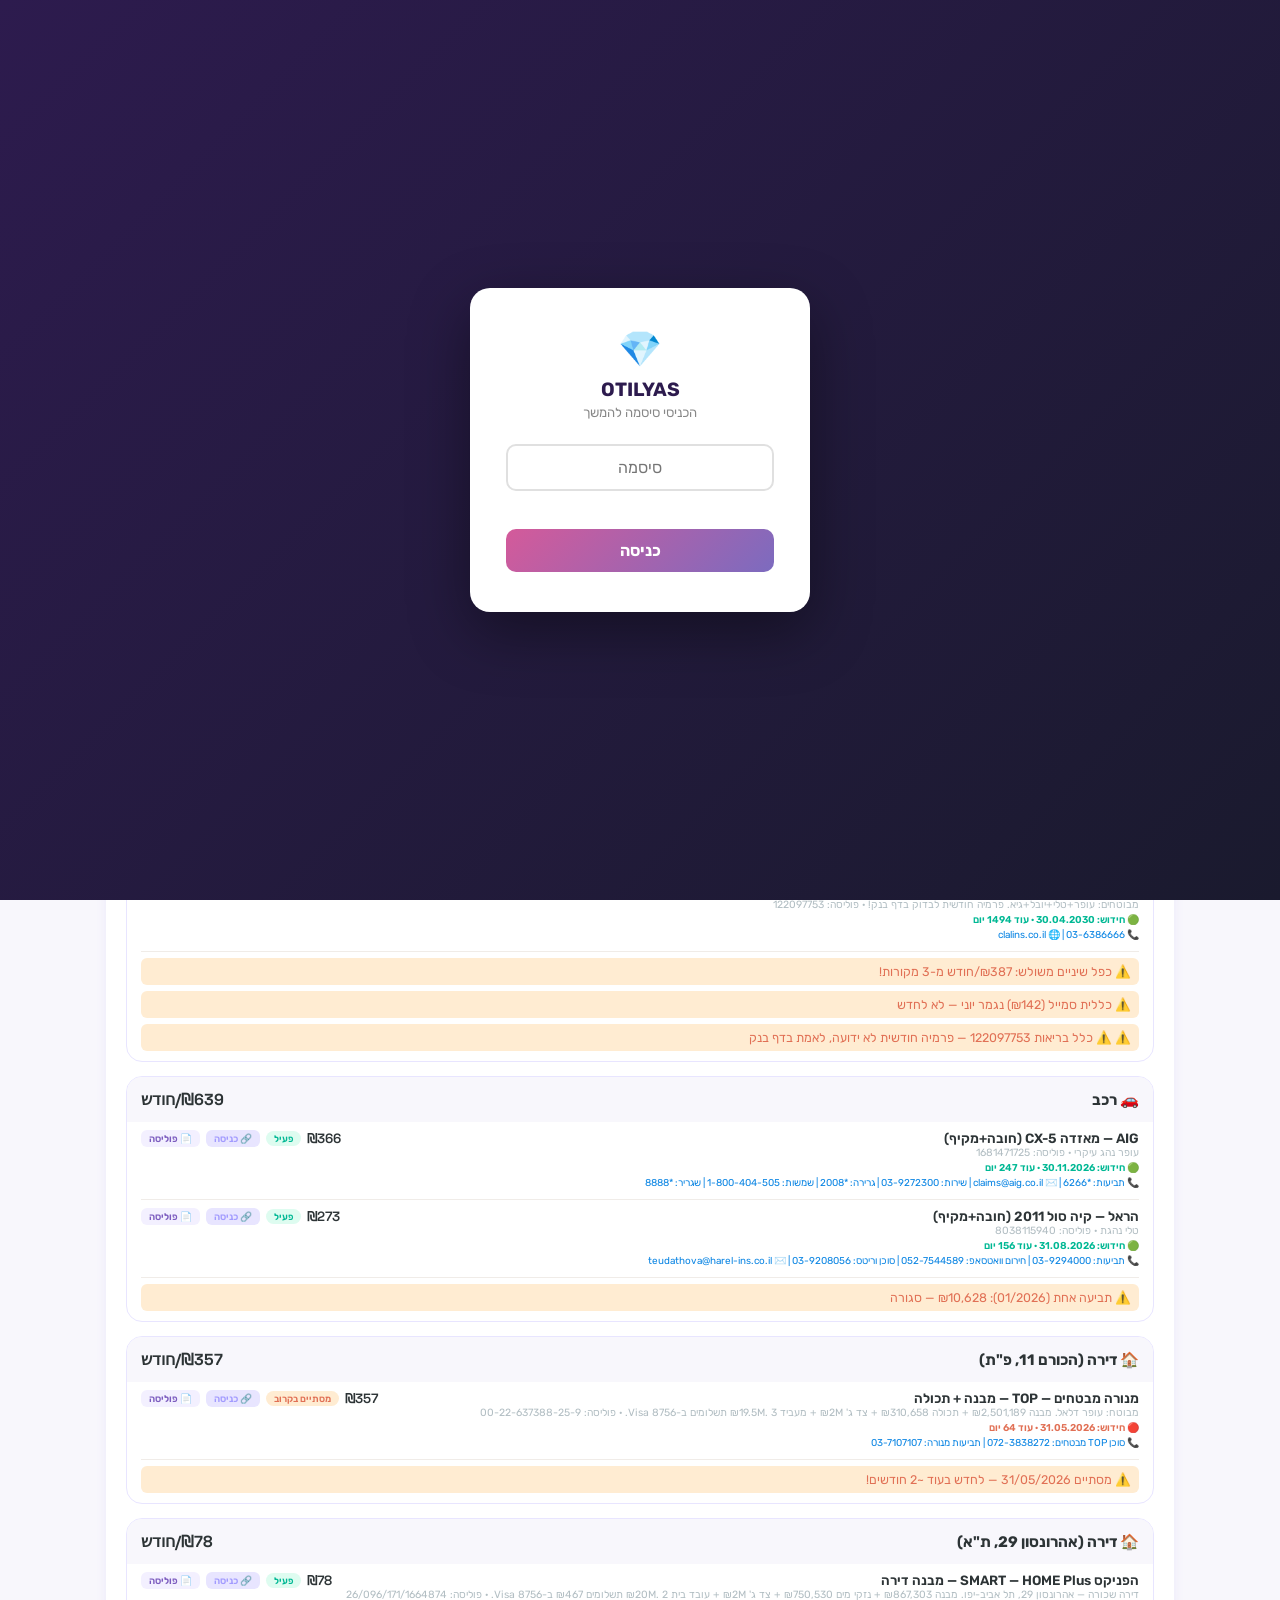
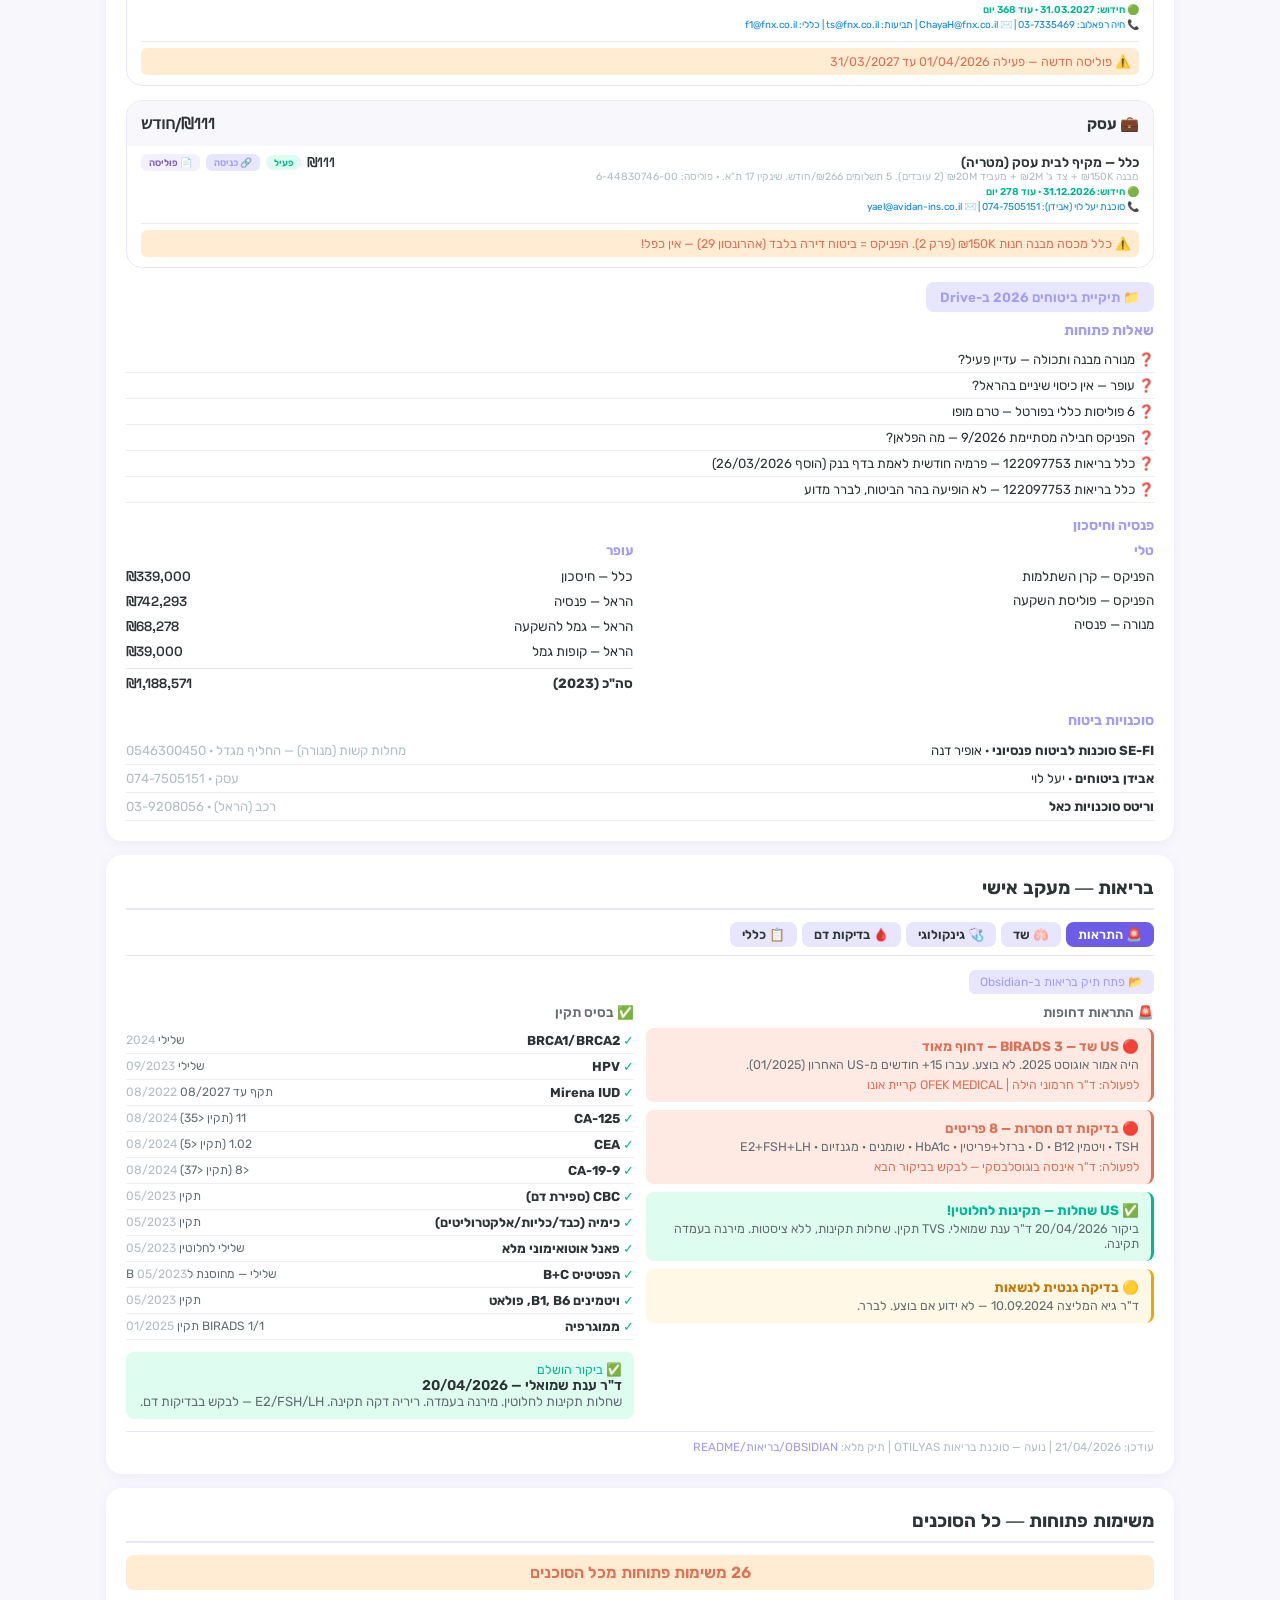
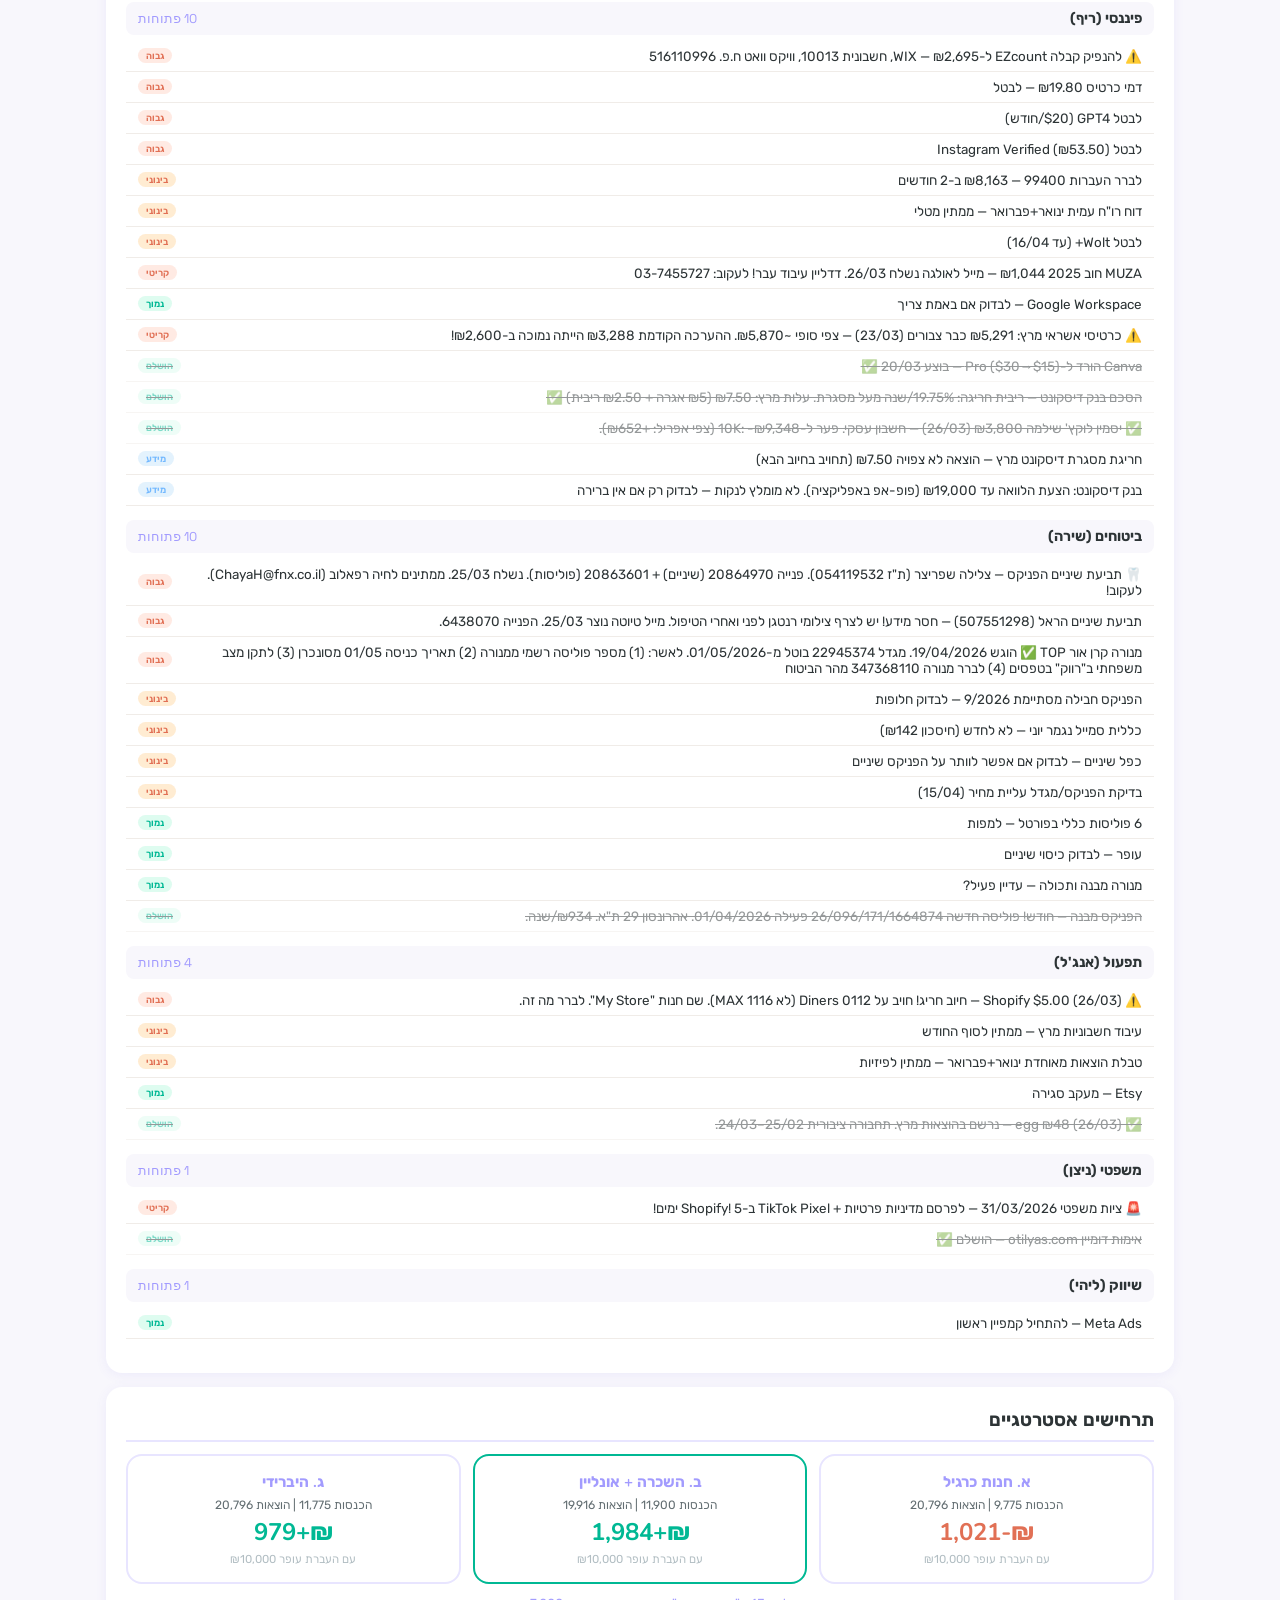
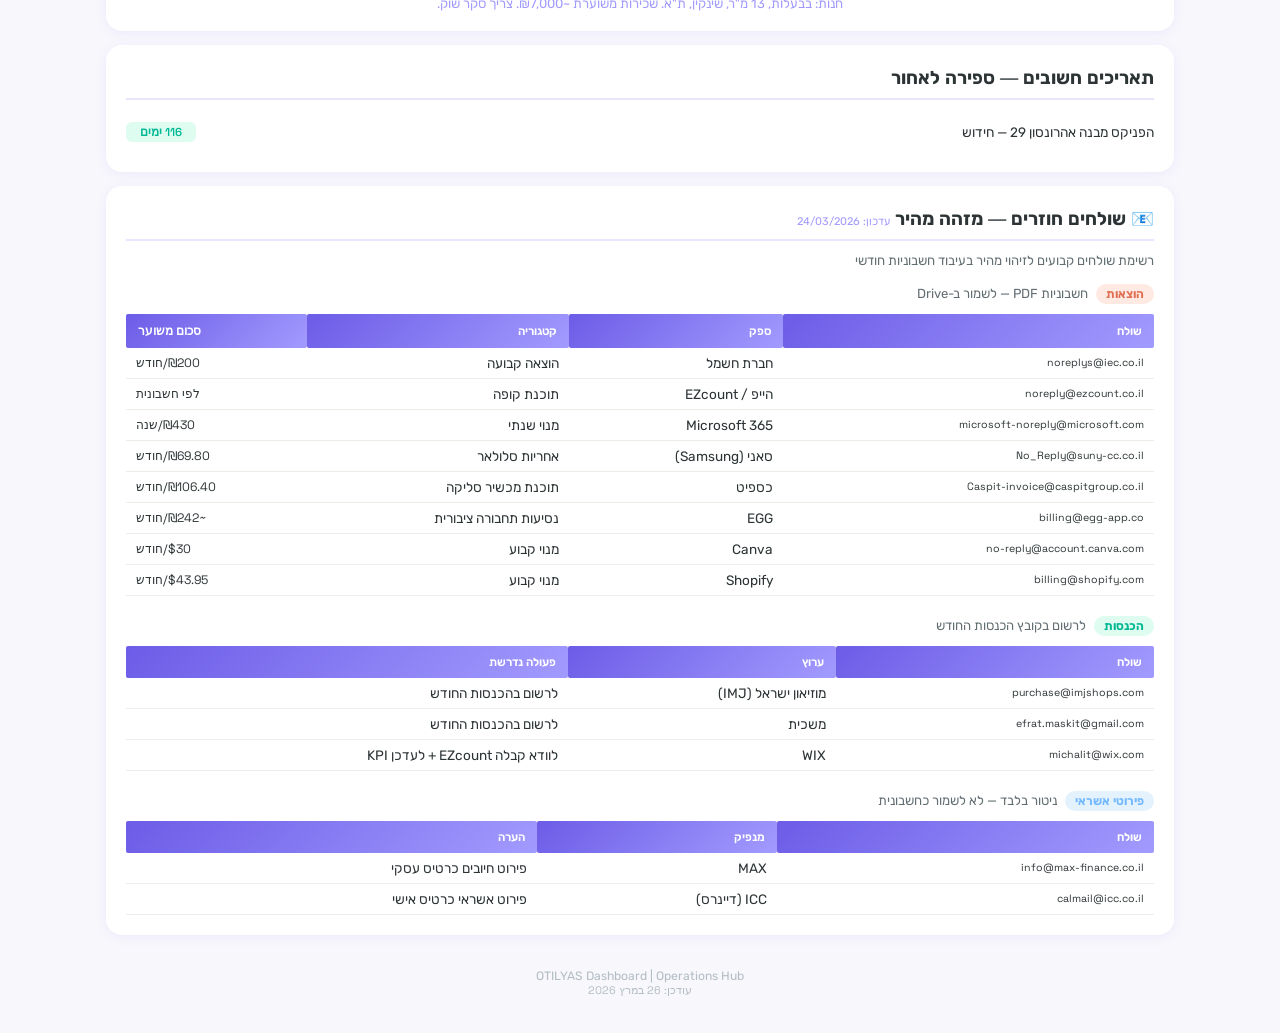
<file: index.html>
<!DOCTYPE html>
<html lang="he" dir="rtl">
<head>
<meta charset="UTF-8">
<meta name="viewport" content="width=device-width, initial-scale=1.0, maximum-scale=1.0, user-scalable=no">
<title>OTILYAS — Operations Hub</title>
<link rel="preconnect" href="https://fonts.googleapis.com">
<link href="https://fonts.googleapis.com/css2?family=Rubik:wght@300;400;500;600;700&family=Nunito:wght@400;500;600;700;800&family=Space+Grotesk:wght@400;500;600;700&display=swap" rel="stylesheet">
<style>
:root {
  --bg: #f8f7fc;
  --bg-card: #ffffff;
  --bg-hover: #f3f1fa;
  --bg-header: #6c5ce7;
  --gold: #a29bfe;
  --gold-light: #c8c3ff;
  --gold-pale: #e8e5ff;
  --gold-bg: #ddd8ff;
  --text: #2d3436;
  --text-secondary: #636e72;
  --text-muted: #b2bec3;
  --green: #00b894;
  --green-bg: #defcf0;
  --green-light: #edfff8;
  --red: #e17055;
  --red-bg: #ffeae3;
  --red-light: #fff5f2;
  --amber: #e17055;
  --amber-bg: #ffecd2;
  --blue: #74b9ff;
  --blue-bg: #e3f2fd;
  --radius: 16px;
  --shadow: 0 2px 12px rgba(108,92,231,.08);
  --font-display: 'Nunito', 'Rubik', sans-serif;
  --font-body: 'Rubik', 'Segoe UI', sans-serif;
  --font-mono: 'Space Grotesk', 'Consolas', monospace;
}
* { margin: 0; padding: 0; box-sizing: border-box; }
body {
  font-family: var(--font-body);
  background: var(--bg);
  color: var(--text);
  direction: rtl;
  -webkit-font-smoothing: antialiased;
}

/* Header */
.header {
  background: linear-gradient(135deg, #6c5ce7, #a29bfe);
  color: #fff;
  padding: 16px 24px;
  display: flex;
  justify-content: space-between;
  align-items: center;
  position: sticky;
  top: 0;
  z-index: 100;
  box-shadow: 0 2px 12px rgba(108,92,231,.2);
}
.header h1 {
  font-family: var(--font-display);
  font-size: 1.5em;
  font-weight: 300;
  letter-spacing: 3px;
}
.header-sub { font-size: .78em; opacity: .7; margin-top: 2px; }
.header-date {
  text-align: left;
  font-size: .78em;
  opacity: .7;
  line-height: 1.5;
}
.live-dot {
  display: inline-block;
  width: 6px; height: 6px;
  background: #55efc4;
  border-radius: 50%;
  margin-left: 4px;
  animation: pulse 2s infinite;
}
@keyframes pulse {
  0%,100% { opacity:1; box-shadow:0 0 0 0 rgba(85,239,196,.4) }
  50% { opacity:.5; box-shadow:0 0 0 5px rgba(85,239,196,0) }
}

/* Container */
.container { max-width: 1100px; margin: 0 auto; padding: 16px; }

/* Nav */
.section-nav {
  display: flex; gap: 5px;
  overflow-x: auto; padding: 4px 0 12px;
  scrollbar-width: none;
}
.section-nav::-webkit-scrollbar { display: none }
.nav-pill {
  flex-shrink: 0;
  padding: 6px 14px;
  border: 1px solid var(--gold-pale);
  border-radius: 18px;
  font-size: .76em; font-weight: 600;
  color: var(--gold);
  background: #fff;
  cursor: pointer;
  text-decoration: none;
  white-space: nowrap;
  transition: all .2s;
}
.nav-pill:hover, .nav-pill.active {
  background: var(--bg-header);
  color: #fff;
  border-color: var(--bg-header);
}

/* Alert */
.alert {
  background: #fff8f0;
  border-right: 4px solid #ff9900;
  padding: 12px 16px;
  border-radius: 0 var(--radius) var(--radius) 0;
  margin-bottom: 12px;
  font-size: .85em;
  box-shadow: var(--shadow);
  animation: slideIn .4s ease;
}
.alert-green { background: var(--green-light); border-right-color: var(--green); }
.alert-red { background: var(--red-light); border-right-color: var(--red); }
@keyframes slideIn { from { opacity:0; transform:translateX(10px) } to { opacity:1; transform:translateX(0) } }

/* Section */
.section {
  background: var(--bg-card);
  border-radius: var(--radius);
  padding: 20px;
  margin-bottom: 14px;
  box-shadow: var(--shadow);
}
.section h2 {
  font-family: var(--font-display);
  font-size: 1.15em;
  color: var(--text);
  margin-bottom: 12px;
  padding-bottom: 8px;
  border-bottom: 2px solid var(--gold-pale);
}
.section h2 .updated { font-family: var(--font-body); font-size: .6em; color: var(--gold); font-weight: 400; }

/* Grid */
.grid-2 { display: grid; grid-template-columns: 1fr 1fr; gap: 14px; }
@media(max-width:768px) {
  .grid-2 { grid-template-columns: 1fr; }
  .scenario-grid { grid-template-columns: 1fr !important; }
}

/* Table */
table { width: 100%; border-collapse: collapse; font-size: .85em; }
th { background: linear-gradient(135deg, #6c5ce7, #a29bfe); color: #fff; padding: 9px 12px; text-align: right; font-weight: 600; font-size: .85em; border-radius: 2px; }
td { padding: 7px 10px; border-bottom: 1px solid #f0ece8; }
tr:hover { background: var(--bg-hover); }
.total-row { background: var(--gold-pale); font-weight: 700; }
.num { text-align: left; font-family: var(--font-mono); font-size: .9em; }

/* Tags */
.tag { display: inline-block; padding: 2px 8px; border-radius: 10px; font-size: .7em; font-weight: 600; }
.tag-urgent { background: var(--red-bg); color: var(--red); }
.tag-april { background: var(--amber-bg); color: var(--amber); }
.tag-active { background: var(--green-bg); color: var(--green); }
.tag-cancelled { background: #eee; color: #999; text-decoration: line-through; }
.tag-new { background: var(--blue-bg); color: var(--blue); }
.tag-done { background: var(--green-bg); color: var(--green); }

/* Tabs */
.tabs { display: flex; gap: 4px; margin-bottom: 12px; flex-wrap: wrap; }
.tab { padding: 7px 14px; border: none; background: var(--gold-pale); border-radius: 8px; cursor: pointer; font-size: .8em; font-weight: 600; color: var(--text); font-family: var(--font-body); }
.tab.active { background: var(--bg-header); color: #fff; }
.tab-content { display: none; }
.tab-content.active { display: block; }

/* Countdown */
.countdown-item { display: flex; justify-content: space-between; align-items: center; padding: 10px 0; border-bottom: 1px solid #f0ece8; }
.countdown-item:last-child { border-bottom: none; }
.cd-badge { font-family: var(--font-mono); font-size: .72em; font-weight: 600; padding: 3px 10px; border-radius: 6px; min-width: 70px; text-align: center; }
.cd-urgent { background: var(--red-bg); color: var(--red); }
.cd-soon { background: var(--amber-bg); color: var(--amber); }
.cd-ok { background: var(--green-bg); color: var(--green); }
.cd-done { background: #eee; color: #999; text-decoration: line-through; }

/* Scenario */
.scenario-card { border: 2px solid var(--gold-pale); border-radius: var(--radius); padding: 16px; text-align: center; transition: border-color .2s; }
.scenario-card:hover { border-color: var(--gold); }
.scenario-card h3 { font-family: var(--font-display); font-size: .95em; margin-bottom: 6px; color: var(--gold); }
.scenario-card .big { font-family: var(--font-display); font-size: 1.5em; font-weight: 700; margin: 4px 0; }
.scenario-card .sub { font-size: .72em; color: var(--text-muted); }

/* Footer */
.footer { text-align: center; padding: 20px; color: var(--text-muted); font-size: .76em; }
.footer .mono { font-family: var(--font-mono); font-size: .9em; }

/* Reveal animation */
.reveal { opacity: 0; transform: translateY(12px); transition: opacity .5s, transform .5s; }
.reveal.visible { opacity: 1; transform: translateY(0); }

.positive { color: var(--green); }
.negative { color: var(--red); }
.neutral { color: var(--text); }
</style>
</head>
<body>
<div id="pwd-overlay" style="position:fixed;inset:0;z-index:99999;background:linear-gradient(135deg,#2d1b4e,#1a1a2e);display:flex;align-items:center;justify-content:center;font-family:inherit">
  <div style="background:#fff;border-radius:20px;padding:40px 36px;max-width:340px;width:90%;text-align:center;box-shadow:0 20px 60px rgba(0,0,0,.4)">
    <div style="font-size:2.2rem;margin-bottom:8px">💎</div>
    <div style="font-size:1.2rem;font-weight:700;color:#2d1b4e;margin-bottom:4px">OTILYAS</div>
    <div style="font-size:.82rem;color:#888;margin-bottom:24px">הכניסי סיסמה להמשך</div>
    <input id="pwd-input" type="password" placeholder="סיסמה" autocomplete="current-password"
      style="width:100%;padding:12px 14px;border:2px solid #e0e0e0;border-radius:10px;font-size:1rem;text-align:center;outline:none;box-sizing:border-box;font-family:inherit"
      onkeydown="if(event.key==='Enter')checkPwd()">
    <div id="pwd-err" style="color:#e17055;font-size:.78rem;margin-top:8px;min-height:18px"></div>
    <button onclick="checkPwd()" style="width:100%;margin-top:12px;padding:12px;background:linear-gradient(135deg,#d45a9a,#7c6bbf);color:#fff;border:none;border-radius:10px;font-size:1rem;font-weight:700;cursor:pointer;font-family:inherit">כניסה</button>
  </div>
</div>
<script>
const _PHASH='90b0aa0f9c562beb90ce7071f3b4d6548d58ffef855b54cccda2a4bafb55b4aa';
async function checkPwd(){
  const v=document.getElementById('pwd-input').value;
  const buf=await crypto.subtle.digest('SHA-256',new TextEncoder().encode(v));
  const h=Array.from(new Uint8Array(buf)).map(x=>x.toString(16).padStart(2,'0')).join('');
  if(h===_PHASH){document.getElementById('pwd-overlay').style.display='none';document.getElementById('pwd-input').value='';}
  else{const e=document.getElementById('pwd-err'),i=document.getElementById('pwd-input');e.textContent='סיסמה שגויה. נסי שוב.';i.style.borderColor='#e17055';i.value='';setTimeout(()=>{i.style.borderColor='#e0e0e0';e.textContent='';},2000);}
}
document.getElementById('pwd-input').focus();
</script>

<!-- ═══════════════════════════════════════════
     DATA CONFIG — Edit this section to update
     ═══════════════════════════════════════════ -->
<script>
const DATA = {
  lastUpdated: '2026-03-26 (שחר)',

  // Key dates
  keyDates: [
    { date: '2026-03-24', label: 'חידוש Google One 2TB', type: 'info' },
    { date: '2026-05-31', label: 'מנורה מבנה הכורם 11 — לחדש!', type: 'warn' },
    { date: '2027-03-31', label: 'הפניקס מבנה אהרונסון 29 — חידוש', type: 'info' },
    { date: '2026-04-02', label: 'חיוב Visa 8953 (1,172)', type: 'info' },
    { date: '2026-04-07', label: 'חידוש CapCut', type: 'info' },
    { date: '2026-04-10', label: 'חידוש Instagram Verified', type: 'warn' },
    { date: '2026-04-15', label: 'פריסה + שיניים נגמרים! (+1,564)', type: 'good' },
    { date: '2026-04-15', label: 'בדיקת הפניקס + מגדל מחירים', type: 'warn' },
    { date: '2026-04-16', label: 'לבטל Wolt+ (לפני 18/04)', type: 'danger' },
    { date: '2026-05-01', label: 'יעד: איזון!', type: 'good' },
  ],

  // Open tasks from all agents
  openTasks: {
    'פיננסי (ריף)': [
      { task: 'לברר העברות 99400 — ₪8,163 ב-2 חודשים', priority: 'medium' },
      { task: 'MUZA חוב 2025 ₪1,044 — מייל לאולגה נשלח 26/03. דדליין עיבוד עבר! לעקוב: 03-7455727', priority: 'critical' },
      { task: '⚠️ להנפיק קבלה EZcount ל-WIX — ₪2,695, חשבונית 10013, וויקס וואט ח.פ. 516110996', priority: 'high' },
      { task: 'דמי כרטיס ₪19.80 — לבטל', priority: 'high' },
      { task: 'דוח רו"ח עמית ינואר+פברואר — ממתין מטלי', priority: 'medium' },
      { task: 'לבטל GPT4 ($20/חודש)', priority: 'high' },
      { task: 'Canva הורד ל-Pro ($30→$15) — בוצע 20/03 ✅', priority: 'done' },
      { task: 'לבטל Instagram Verified (₪53.50)', priority: 'high' },
      { task: 'לבטל Wolt+ (עד 16/04)', priority: 'medium' },
      { task: 'Google Workspace — לבדוק אם באמת צריך', priority: 'low' },
      { task: 'הסכם בנק דיסקונט — ריבית חריגה: 19.75%/שנה מעל מסגרת. עלות מרץ: ₪7.50 (₪5 אגרה + ₪2.50 ריבית) ✅', priority: 'done' },
      { task: 'חריגת מסגרת דיסקונט מרץ — הוצאה לא צפויה ₪7.50 (תחויב בחיוב הבא)', priority: 'info' },
      { task: '⚠️ כרטיסי אשראי מרץ: ₪5,291 כבר צבורים (23/03) — צפי סופי ~₪5,870. ההערכה הקודמת ₪3,288 הייתה נמוכה ב-₪2,600!', priority: 'critical' },
      { task: '✅ יסמין לוקץ\' שילמה ₪3,800 (26/03) — חשבון עסקי. פער ל-10K: -₪9,348 (צפי אפריל: +₪652).', priority: 'done' },
      { task: 'בנק דיסקונט: הצעת הלוואה עד ₪19,000 (פופ-אפ באפליקציה). לא מומלץ לנקות — לבדוק רק אם אין ברירה', priority: 'info' },
    ],
    'ביטוחים (שירה)': [
      { task: 'הפניקס מבנה — חודש! פוליסה חדשה 26/096/171/1664874 פעילה 01/04/2026. אהרונסון 29 ת"א. ₪934/שנה.', priority: 'done' },
      { task: '🦷 תביעת שיניים הפניקס — צלילה שפריצר (ת"ז 054119532). פנייה 20864970 (שיניים) + 20863601 (פוליסות). נשלח 25/03. ממתינים לחיה רפאלוב (ChayaH@fnx.co.il). לעקוב!', priority: 'high' },
      { task: 'תביעת שיניים הראל (507551298) — חסר מידע! יש לצרף צילומי רנטגן לפני ואחרי הטיפול. מייל טיוטה נוצר 25/03. הפנייה 6438070.', priority: 'high' },
      { task: 'מנורה קרן אור TOP ✅ הוגש 19/04/2026. מגדל 22945374 בוטל מ-01/05/2026. לאשר: (1) מספר פוליסה רשמי ממנורה (2) תאריך כניסה 01/05 מסונכרן (3) לתקן מצב משפחתי ב"רווק" בטפסים (4) לברר מנורה 347368110 מהר הביטוח', priority: 'high' },
      { task: 'הפניקס חבילה מסתיימת 9/2026 — לבדוק חלופות', priority: 'medium' },
      { task: 'כללית סמייל נגמר יוני — לא לחדש (חיסכון ₪142)', priority: 'medium' },
      { task: 'כפל שיניים — לבדוק אם אפשר לוותר על הפניקס שיניים', priority: 'medium' },
      { task: '6 פוליסות כללי בפורטל — למפות', priority: 'low' },
      { task: 'עופר — לבדוק כיסוי שיניים', priority: 'low' },
      { task: 'מנורה מבנה ותכולה — עדיין פעיל?', priority: 'low' },
      { task: 'בדיקת הפניקס/מגדל עליית מחיר (15/04)', priority: 'medium' },
    ],
    'תפעול (אנג\'ל)': [
      { task: 'עיבוד חשבוניות מרץ — ממתין לסוף החודש', priority: 'medium' },
      { task: 'טבלת הוצאות מאוחדת ינואר+פברואר — ממתין לפיזיות', priority: 'medium' },
      { task: 'Etsy — מעקב סגירה', priority: 'low' },
      { task: '⚠️ Shopify $5.00 (26/03) — חיוב חריג! חויב על Diners 0112 (לא MAX 1116). שם חנות "My Store". לברר מה זה.', priority: 'high' },
      { task: '✅ egg ₪48 (26/03) — נרשם בהוצאות מרץ. תחבורה ציבורית 25/02–24/03.', priority: 'done' },
    ],
    'משפטי (ניצן)': [
      { task: '🚨 ציות משפטי 31/03/2026 — לפרסם מדיניות פרטיות + TikTok Pixel ב-Shopify! 5 ימים!', priority: 'critical' },
      { task: 'אימות דומיין otilyas.com — הושלם ✅', priority: 'done' },
    ],
    'שיווק (ליהי)': [
      { task: 'Meta Ads — להתחיל קמפיין ראשון', priority: 'low' },
    ],
  },

  // Insurance
  insurance: {
    total: { monthly: 1589, yearly: 19063 },
    categories: [
      {
        name: 'בריאות', icon: '🏥', monthly: 790, yearly: 9480,
        policies: [
          { company: 'כללית', name: 'מושלם פלטינום (שב"ן)', monthly: 104, status: 'active', ends: null, portal: 'https://www.clalit.co.il/he/Pages/default.aspx',
            contact: '📞 *2700 | 🌐 clalit.co.il | שירות מנויים: 03-7472700' },
          { company: 'הראל', name: 'סיעודי (קבוצתי קופ"ח)', monthly: 128, status: 'active', policy: '300994208', ends: null, portal: 'https://www.harel-group.co.il/personal-info/my-harel/Pages/client-view.aspx',
            contact: '📞 03-7540000 | תביעות: harel-group.co.il/insurance/health/claim' },
          { company: 'מגדל', name: 'מחלות קשות (אישי) — ❌ בוטל', monthly: 0, status: 'cancelled', policy: '22945374', ends: '2026-05-01', note: 'בוטל 01/05/2026. הוחלף במנורה קרן אור TOP. כיסוי לשעבר: ₪157,890 (סרטן) / ₪105,260 (שאר)', portal: 'https://my.migdal.co.il/mymigdal/process/login',
            contact: '📞 שירות: 03-9210101 שלוחה 9 | סוכן: אופיר דנה, SE-FI 📞 0546300450 | ofir@se-fi.co.il' },
          { company: 'מנורה מבטחים', name: 'קרן אור TOP — מחלות קשות ✅ חדש!', monthly: 143, status: 'active', policy: 'בהנפקה', ends: null, note: 'פיצוי אחיד ₪200,000 לכלל המחלות (סרטן, שבץ, לב ועוד). החליף מגדל 22945374 מ-01/05/2026. לעדכן מספר פוליסה לאחר הנפקה.', portal: 'https://www.menora.co.il/',
            contact: '📞 סוכן: אופיר דנה, SE-FI 📞 0546300450 | ofir@se-fi.co.il | רישיון: 031681851' },
          { company: 'הראל', name: 'שיניים (ותיקי אל על)', monthly: 170, status: 'active', policy: '507551298', ends: '2030-01', note: 'טלי+יובל+גיא', portal: 'https://www.harel-group.co.il/personal-info/my-harel/Pages/client-view.aspx', pdf: 'pdfs/harel-shinayim.pdf',
            contact: '🌐 תביעות: harel-group.co.il/insurance/health/claim | 📞 03-7540000' },
          { company: 'הפניקס', name: 'שיניים (קבוצתי)', monthly: 75, status: 'duplicate', policy: '310351743397', ends: '2028-02', note: 'כפל ביטוח!', portal: 'https://my.fnx.co.il/',
            contact: '📞 חיה רפאלוב: 03-7335469 | ✉️ ChayaH@fnx.co.il | כללי: f1@fnx.co.il' },
          { company: 'הפניקס', name: 'חבילת כיסויים (קבוצתי)', monthly: 186, status: 'warning', policy: '2651100089', ends: '2026-09', note: 'מסתיים 9/2026', portal: 'https://my.fnx.co.il/', pdf: 'pdfs/phoenix-chavila.pdf',
            contact: '📞 חיה רפאלוב: 03-7335469 | ✉️ ChayaH@fnx.co.il | תביעות: ts@fnx.co.il' },
          { company: 'כלל', name: 'בריאות משפחתי — כלל לבריאות', monthly: 0, status: 'active', policy: '122097753', ends: '2030-04-30', note: 'מבוטחים: עופר+טלי+יובל+גיא. פרמיה חודשית לבדוק בדף בנק!', portal: 'https://www.clalins.co.il/personal/', pdf: 'pdfs/clal-briut.pdf',
            contact: '📞 03-6386666 | 🌐 clalins.co.il' },
        ],
        alerts: ['כפל שיניים משולש: ₪387/חודש מ-3 מקורות!', 'כללית סמייל (₪142) נגמר יוני — לא לחדש', '⚠️ כלל בריאות 122097753 — פרמיה חודשית לא ידועה, לאמת בדף בנק']
      },
      {
        name: 'רכב', icon: '🚗', monthly: 639, yearly: 7667,
        policies: [
          { company: 'AIG', name: 'מאזדה CX-5 (חובה+מקיף)', monthly: 366, status: 'active', policy: '1681471725', ends: '2026-11-30', note: 'עופר נהג עיקרי', portal: 'https://services.aig.co.il/PersonalServices/#/policydetails/1681471725/send-doc', pdf: 'pdfs/aig-mazda.pdf',
            contact: '📞 תביעות: *6266 | ✉️ claims@aig.co.il | שירות: 03-9272300 | גרירה: *2008 | שמשות: 1-800-404-505 | שגריר: *8888' },
          { company: 'הראל', name: 'קיה סול 2011 (חובה+מקיף)', monthly: 273, status: 'active', policy: '8038115940', ends: '2026-08-31', note: 'טלי נהגת', portal: 'https://www.harel-group.co.il/personal-info/my-harel/Pages/client-view.aspx', pdf: 'pdfs/harel-kia.pdf',
            contact: '📞 תביעות: 03-9294000 | חירום וואטסאפ: 052-7544589 | סוכן וריטס: 03-9208056 | ✉️ teudathova@harel-ins.co.il' },
        ],
        alerts: ['תביעה אחת (01/2026): ₪10,628 — סגורה']
      },
      {
        name: 'דירה (הכורם 11, פ"ת)', icon: '🏠', monthly: 357, yearly: 4282,
        policies: [
          { company: 'מנורה מבטחים', name: 'TOP — מבנה + תכולה', monthly: 357, status: 'warning', policy: '00-22-637388-25-9', ends: '2026-05-31',
            note: 'מבוטח: עופר דלאל. מבנה ₪2,501,189 + תכולה ₪310,658 + צד ג\' ₪2M + מעביד ₪19.5M. 3 תשלומים ב-Visa 8756.',
            portal: 'https://www.menora.co.il/', pdf: 'pdfs/menora-hakoreim.pdf',
            contact: '📞 סוכן TOP מבטחים: 072-3838272 | תביעות מנורה: 03-7107107' },
        ],
        alerts: [
          'מסתיים 31/05/2026 — לחדש בעוד ~2 חודשים!',
        ]
      },
      {
        name: 'דירה (אהרונסון 29, ת"א)', icon: '🏠', monthly: 78, yearly: 934,
        policies: [
          { company: 'הפניקס SMART', name: 'HOME Plus — מבנה דירה', monthly: 78, status: 'active', policy: '26/096/171/1664874', ends: '2027-03-31',
            note: 'דירה שכורה — אהרונסון 29, תל אביב-יפו. מבנה ₪867,303 + נזקי מים ₪750,530 + צד ג\' ₪2M + עובד בית ₪20M. 2 תשלומים ₪467 ב-Visa 8756.',
            portal: 'https://my.fnx.co.il/', pdf: 'pdfs/phoenix-aharonson.pdf',
            contact: '📞 חיה רפאלוב: 03-7335469 | ✉️ ChayaH@fnx.co.il | תביעות: ts@fnx.co.il | כללי: f1@fnx.co.il' },
        ],
        alerts: [
          'פוליסה חדשה — פעילה 01/04/2026 עד 31/03/2027',
        ]
      },
      {
        name: 'עסק', icon: '💼', monthly: 111, yearly: 1331,
        policies: [
          { company: 'כלל', name: 'מקיף לבית עסק (מטריה)', monthly: 111, status: 'active', policy: '6-44830746-00', ends: '2026-12-31',
            note: 'מבנה ₪150K + צד ג\' ₪2M + מעביד ₪20M (2 עובדים). 5 תשלומים ₪266/חודש. שינקין 17 ת"א.',
            portal: 'https://www.clalins.co.il/personal/', pdf: 'pdfs/clal-shenkin.pdf',
            contact: '📞 סוכנת יעל לוי (אבידן): 074-7505151 | ✉️ yael@avidan-ins.co.il' },
        ],
        alerts: [
          'כלל מכסה מבנה חנות ₪150K (פרק 2). הפניקס = ביטוח דירה בלבד (אהרונסון 29) — אין כפל!',
        ]
      },
    ],
    agents: [
      { name: 'SE-FI סוכנות לביטוח פנסיוני', contact: 'אופיר דנה', phone: '0546300450', email: 'ofir@se-fi.co.il', scope: 'מחלות קשות (מנורה) — החליף מגדל' },
      { name: 'אבידן ביטוחים', contact: 'יעל לוי', phone: '074-7505151', email: 'yael@avidan-ins.co.il', scope: 'עסק' },
      { name: 'וריטס סוכנויות כאל', phone: '03-9208056', scope: 'רכב (הראל)' },
    ],
    openQuestions: [
      'מנורה מבנה ותכולה — עדיין פעיל?',
      'עופר — אין כיסוי שיניים בהראל?',
      '6 פוליסות כללי בפורטל — טרם מופו',
      'הפניקס חבילה מסתיימת 9/2026 — מה הפלאן?',
      'כלל בריאות 122097753 — פרמיה חודשית לאמת בדף בנק (הוסף 26/03/2026)',
      'כלל בריאות 122097753 — לא הופיעה בהר הביטוח, לברר מדוע',
    ],
    driveFolder: 'https://drive.google.com/drive/folders/1Ei9a-4a49ApGXIdKtu_n-bNb3h7xSKmE',
    pension: {
      tali: [
        { company: 'הפניקס', type: 'קרן השתלמות' },
        { company: 'הפניקס', type: 'פוליסת השקעה' },
        { company: 'מנורה', type: 'פנסיה' },
      ],
      ofer: [
        { company: 'כלל', type: 'חיסכון', value: 339000 },
        { company: 'הראל', type: 'פנסיה', value: 742293 },
        { company: 'הראל', type: 'גמל להשקעה', value: 68278 },
        { company: 'הראל', type: 'קופות גמל', value: 39000 },
      ],
    },
  },

  // Strategy
  shop: { location: 'שינקין, ת"א', size: '13 מ"ר', estRent: 7000 },
  oferTransfer: 10000,
};

// Countdowns
const today = new Date();
const countdowns = DATA.keyDates.map(kd => {
  const d = Math.ceil((new Date(kd.date) - today) / 86400000);
  return { ...kd, days: d };
}).filter(kd => kd.days > -14).sort((a,b) => a.days - b.days);

function fmt(n) {
  const abs = Math.abs(Math.round(n));
  return (n < 0 ? '-' : '') + abs.toLocaleString('en-US');
}
</script>

<!-- ═══ HEADER ═══ -->
<div class="header">
  <div>
    <h1>OTILYAS</h1>
    <div class="header-sub">Operations Dashboard</div>
  </div>
  <div class="header-date">
    <div id="clock"></div>
    <div><span class="live-dot"></span> LIVE</div>
  </div>
</div>

<div class="container">

<!-- Nav -->
<nav class="section-nav">
  <a href="#insurance" class="nav-pill active">ביטוחים</a>
  <a href="#health" class="nav-pill">בריאות</a>
  <a href="#tasks" class="nav-pill">משימות</a>
  <a href="#strategy" class="nav-pill">אסטרטגיה</a>
  <a href="#dates" class="nav-pill">תאריכים</a>
  <a href="#emails" class="nav-pill">📧 מיילים</a>
</nav>

<!-- Alerts (dynamic) -->
<div id="alerts"></div>

<!-- Insurance -->
<section id="insurance" class="section reveal">
  <h2>ביטוחים <span class="updated">מקור: שירה (סוכנת ביטוח) | עדכון: 19/04/2026</span></h2>
  <div style="display:flex;gap:12px;margin-bottom:14px;flex-wrap:wrap">
    <div style="flex:1;min-width:140px;text-align:center;padding:14px;background:var(--gold-pale);border-radius:var(--radius)">
      <div style="font-size:.72em;color:var(--gold);font-weight:600">סה"כ חודשי</div>
      <div style="font-family:var(--font-display);font-size:1.5em;font-weight:700" id="insTotal"></div>
    </div>
    <div style="flex:1;min-width:140px;text-align:center;padding:14px;background:var(--gold-pale);border-radius:var(--radius)">
      <div style="font-size:.72em;color:var(--gold);font-weight:600">סה"כ שנתי</div>
      <div style="font-family:var(--font-display);font-size:1.5em;font-weight:700" id="insYearly"></div>
    </div>
    <div style="flex:1;min-width:140px;text-align:center;padding:14px;background:var(--red-light);border-radius:var(--radius)">
      <div style="font-size:.72em;color:var(--red);font-weight:600">כפל שיניים!</div>
      <div style="font-family:var(--font-display);font-size:1.5em;font-weight:700;color:var(--red)">₪387/חודש</div>
    </div>
  </div>
  <div id="insuranceCategories"></div>
  <div style="margin-top:14px" id="insuranceAlerts"></div>
  <div style="margin-top:14px">
    <div id="insDriveFolder" style="margin-bottom:10px"></div>
    <h3 style="font-size:.88em;color:var(--gold);margin-bottom:8px">שאלות פתוחות</h3>
    <div id="insQuestions" style="font-size:.82em"></div>
  </div>
  <div style="margin-top:14px">
    <h3 style="font-size:.88em;color:var(--gold);margin-bottom:8px">פנסיה וחיסכון</h3>
    <div class="grid-2" id="pensionGrid"></div>
  </div>
  <div style="margin-top:14px">
    <h3 style="font-size:.88em;color:var(--gold);margin-bottom:8px">סוכנויות ביטוח</h3>
    <div id="insAgents" style="font-size:.82em"></div>
  </div>
</section>

<!-- Health -->
<section id="health" class="section reveal">
  <h2>בריאות — מעקב אישי</h2>
  <div id="healthContent"></div>
</section>

<!-- Open Tasks -->
<section id="tasks" class="section reveal">
  <h2>משימות פתוחות — כל הסוכנים</h2>
  <div id="tasksList"></div>
</section>

<!-- Strategy -->
<section id="strategy" class="section reveal">
  <h2>תרחישים אסטרטגיים</h2>
  <div class="scenario-grid" id="scenarioGrid" style="display:grid;grid-template-columns:repeat(3,1fr);gap:12px"></div>
  <p style="margin-top:12px;font-size:.82em;color:var(--gold);text-align:center" id="shopInfo"></p>
</section>

<!-- Key dates -->
<section id="dates" class="section reveal">
  <h2>תאריכים חשובים — ספירה לאחור</h2>
  <div id="countdownList"></div>
</section>

<!-- Email Senders Reference -->
<section id="emails" class="section reveal">
  <h2>📧 שולחים חוזרים — מזהה מהיר <span class="updated">עדכון: 24/03/2026</span></h2>
  <p style="font-size:.82em;color:var(--text-secondary);margin-bottom:16px">רשימת שולחים קבועים לזיהוי מהיר בעיבוד חשבוניות חודשי</p>

  <!-- הוצאות -->
  <div style="margin-bottom:20px">
    <div style="display:flex;align-items:center;gap:8px;margin-bottom:10px">
      <span style="background:var(--red-bg);color:var(--red);font-size:.75em;font-weight:700;padding:3px 10px;border-radius:20px">הוצאות</span>
      <span style="font-size:.82em;color:var(--text-secondary)">חשבוניות PDF — לשמור ב-Drive</span>
    </div>
    <table>
      <thead><tr>
        <th>שולח</th>
        <th>ספק</th>
        <th>קטגוריה</th>
        <th class="num">סכום משוער</th>
      </tr></thead>
      <tbody>
        <tr><td style="font-family:var(--font-mono);font-size:.78em;direction:ltr;text-align:right">noreplys@iec.co.il</td><td>חברת חשמל</td><td>הוצאה קבועה</td><td class="num">₪200/חודש</td></tr>
        <tr><td style="font-family:var(--font-mono);font-size:.78em;direction:ltr;text-align:right">noreply@ezcount.co.il</td><td>הייפ / EZcount</td><td>תוכנת קופה</td><td class="num">לפי חשבונית</td></tr>
        <tr><td style="font-family:var(--font-mono);font-size:.78em;direction:ltr;text-align:right">microsoft-noreply@microsoft.com</td><td>Microsoft 365</td><td>מנוי שנתי</td><td class="num">₪430/שנה</td></tr>
        <tr><td style="font-family:var(--font-mono);font-size:.78em;direction:ltr;text-align:right">No_Reply@suny-cc.co.il</td><td>סאני (Samsung)</td><td>אחריות סלולאר</td><td class="num">₪69.80/חודש</td></tr>
        <tr><td style="font-family:var(--font-mono);font-size:.78em;direction:ltr;text-align:right">Caspit-invoice@caspitgroup.co.il</td><td>כספיט</td><td>תוכנת מכשיר סליקה</td><td class="num">₪106.40/חודש</td></tr>
        <tr><td style="font-family:var(--font-mono);font-size:.78em;direction:ltr;text-align:right">billing@egg-app.co</td><td>EGG</td><td>נסיעות תחבורה ציבורית</td><td class="num">~₪242/חודש</td></tr>
        <tr><td style="font-family:var(--font-mono);font-size:.78em;direction:ltr;text-align:right">no-reply@account.canva.com</td><td>Canva</td><td>מנוי קבוע</td><td class="num">$30/חודש</td></tr>
        <tr><td style="font-family:var(--font-mono);font-size:.78em;direction:ltr;text-align:right">billing@shopify.com</td><td>Shopify</td><td>מנוי קבוע</td><td class="num">$43.95/חודש</td></tr>
      </tbody>
    </table>
  </div>

  <!-- הכנסות -->
  <div style="margin-bottom:20px">
    <div style="display:flex;align-items:center;gap:8px;margin-bottom:10px">
      <span style="background:var(--green-bg);color:var(--green);font-size:.75em;font-weight:700;padding:3px 10px;border-radius:20px">הכנסות</span>
      <span style="font-size:.82em;color:var(--text-secondary)">לרשום בקובץ הכנסות החודש</span>
    </div>
    <table>
      <thead><tr>
        <th>שולח</th>
        <th>ערוץ</th>
        <th>פעולה נדרשת</th>
      </tr></thead>
      <tbody>
        <tr><td style="font-family:var(--font-mono);font-size:.78em;direction:ltr;text-align:right">purchase@imjshops.com</td><td>מוזיאון ישראל (IMJ)</td><td>לרשום בהכנסות החודש</td></tr>
        <tr><td style="font-family:var(--font-mono);font-size:.78em;direction:ltr;text-align:right">efrat.maskit@gmail.com</td><td>משכית</td><td>לרשום בהכנסות החודש</td></tr>
        <tr><td style="font-family:var(--font-mono);font-size:.78em;direction:ltr;text-align:right">michalit@wix.com</td><td>WIX</td><td>לוודא קבלה EZcount + לעדכן KPI</td></tr>
      </tbody>
    </table>
  </div>

  <!-- פירוטי אשראי -->
  <div>
    <div style="display:flex;align-items:center;gap:8px;margin-bottom:10px">
      <span style="background:var(--blue-bg);color:var(--blue);font-size:.75em;font-weight:700;padding:3px 10px;border-radius:20px">פירוטי אשראי</span>
      <span style="font-size:.82em;color:var(--text-secondary)">ניטור בלבד — לא לשמור כחשבונית</span>
    </div>
    <table>
      <thead><tr>
        <th>שולח</th>
        <th>מנפיק</th>
        <th>הערה</th>
      </tr></thead>
      <tbody>
        <tr><td style="font-family:var(--font-mono);font-size:.78em;direction:ltr;text-align:right">info@max-finance.co.il</td><td>MAX</td><td>פירוט חיובים כרטיס עסקי</td></tr>
        <tr><td style="font-family:var(--font-mono);font-size:.78em;direction:ltr;text-align:right">calmail@icc.co.il</td><td>ICC (דיינרס)</td><td>פירוט אשראי כרטיס אישי</td></tr>
      </tbody>
    </table>
  </div>
</section>

<div class="footer">
  <div>OTILYAS Dashboard | Operations Hub</div>
  <div class="mono" id="lastUpdate"></div>
</div>
</div>

<!-- ══════════════════════════════════════════════
     RENDER ENGINE
     ══════════════════════════════════════════════ -->
<script>
// Clock
function updateClock() {
  const now = new Date();
  document.getElementById('clock').textContent =
    now.toLocaleTimeString('he-IL',{hour:'2-digit',minute:'2-digit'}) + ' · ' +
    now.toLocaleDateString('he-IL',{day:'numeric',month:'short',year:'numeric'});
}
updateClock(); setInterval(updateClock, 30000);

// Alerts
(function() {
  const el = document.getElementById('alerts');
  let html = '';
  countdowns.filter(c => c.type === 'danger' && c.days <= 14 && c.days > 0).forEach(c => {
    html += `<div class="alert alert-red"><strong>דחוף:</strong> ${c.label} — בעוד ${c.days} ימים!</div>`;
  });
  el.innerHTML = html;
})();

// Countdowns
(function() {
  document.getElementById('countdownList').innerHTML = countdowns.map(c => {
    let cls = 'cd-ok', txt = `${c.days} ימים`;
    if (c.days <= 0) { cls = 'cd-done'; txt = 'עבר'; }
    else if (c.days <= 7) { cls = 'cd-urgent'; }
    else if (c.days <= 21) { cls = 'cd-soon'; }
    return `<div class="countdown-item"><div style="font-size:.85em">${c.label}</div><div class="cd-badge ${cls}">${txt}</div></div>`;
  }).join('');
})();

// Scenarios
(function() {
  const s = DATA.shop;
  document.getElementById('shopInfo').textContent = `חנות: בבעלות, ${s.size}, ${s.location}. שכירות משוערת ~₪${fmt(s.estRent)}. צריך סקר שוק.`;

  const scenarios = [
    { title: 'א. חנות כרגיל', income: 9775, expenses: 20796, best: false },
    { title: 'ב. השכרה + אונליין', income: 11900, expenses: 19916, best: true },
    { title: 'ג. היברידי', income: 11775, expenses: 20796, best: false },
  ];
  document.getElementById('scenarioGrid').innerHTML = scenarios.map(sc => {
    const net = sc.income + DATA.oferTransfer - sc.expenses;
    return `<div class="scenario-card" style="${sc.best?'border-color:var(--green)':''}">
      <h3>${sc.title}</h3>
      <div style="font-size:.75em;color:var(--text-secondary)">הכנסות ${fmt(sc.income)} | הוצאות ${fmt(sc.expenses)}</div>
      <div class="big ${net>=0?'positive':'negative'}">₪${net>=0?'+':''}${fmt(net)}</div>
      <div class="sub">עם העברת עופר ₪${fmt(DATA.oferTransfer)}</div>
    </div>`;
  }).join('');
})();

// Health Section — Comprehensive Medical File
(function() {
  const OBS = 'obsidian://open?vault=OBSIDIAN&file=';
  const FILES = {
    readme:  OBS + '%D7%91%D7%A8%D7%99%D7%90%D7%95%D7%AA%2FREADME',
    shad:    OBS + '%D7%91%D7%A8%D7%99%D7%90%D7%95%D7%AA%2F%D7%91%D7%A8%D7%99%D7%90%D7%95%D7%AA-%D7%A9%D7%93',
    gyn:     OBS + '%D7%91%D7%A8%D7%99%D7%90%D7%95%D7%AA%2F%D7%91%D7%A8%D7%99%D7%90%D7%95%D7%AA-%D7%92%D7%99%D7%A0%D7%A7%D7%95%D7%9C%D7%95%D7%92%D7%99%D7%AA',
    blood:   OBS + '%D7%91%D7%A8%D7%99%D7%90%D7%95%D7%AA%2F%D7%91%D7%93%D7%99%D7%A7%D7%95%D7%AA-%D7%93%D7%9D',
    general: OBS + '%D7%91%D7%A8%D7%99%D7%90%D7%95%D7%AA%2F%D7%91%D7%A8%D7%99%D7%90%D7%95%D7%AA-%D7%9B%D7%9C%D7%9C%D7%99%D7%AA'
  };

  function obsBtn(href, label) {
    return `<a href="${href}" style="display:inline-flex;align-items:center;gap:5px;font-size:.75em;color:var(--gold);text-decoration:none;border:1px solid var(--gold-pale);border-radius:6px;padding:4px 10px;margin-bottom:10px;background:var(--gold-pale)" title="פתח ב-Obsidian">📂 ${label}</a>`;
  }
  function badge(text, color, bg) {
    return `<span style="font-size:.72em;font-weight:700;background:${bg};color:${color};border-radius:4px;padding:2px 7px;letter-spacing:.3px">${text}</span>`;
  }

  const tblStyle = 'width:100%;border-collapse:collapse;font-size:.8em;margin-top:8px';
  const thStyle  = 'background:var(--bg);padding:6px 10px;text-align:right;font-weight:600;color:var(--text-secondary);border-bottom:2px solid var(--gold-pale)';
  const tdStyle  = 'padding:6px 10px;border-bottom:1px solid #f0f0f0;vertical-align:top';
  const tdC      = tdStyle + ';text-align:center';

  let tabAlerts = `
    ${obsBtn(FILES.readme, 'פתח תיק בריאות ב-Obsidian')}
    <div style="display:grid;grid-template-columns:1fr 1fr;gap:12px">
      <div>
        <div style="font-size:.84em;font-weight:600;color:var(--text-secondary);margin-bottom:8px">🚨 התראות דחופות</div>
        <div style="background:var(--red-bg);border-right:3px solid var(--red);border-radius:8px;padding:10px 12px;margin-bottom:8px">
          <div style="font-weight:700;color:var(--red);font-size:.84em">🔴 US שד — BIRADS 3 — דחוף מאוד</div>
          <div style="font-size:.78em;color:var(--text-secondary);margin-top:3px">היה אמור אוגוסט 2025. לא בוצע. עברו 15+ חודשים מ-US האחרון (01/2025).</div>
          <div style="font-size:.77em;margin-top:5px;color:var(--red)">לפעולה: ד"ר חרמוני הילה | OFEK MEDICAL קריית אונו</div>
        </div>
        <div style="background:var(--red-bg);border-right:3px solid var(--red);border-radius:8px;padding:10px 12px;margin-bottom:8px">
          <div style="font-weight:700;color:var(--red);font-size:.84em">🔴 בדיקות דם חסרות — 8 פריטים</div>
          <div style="font-size:.78em;color:var(--text-secondary);margin-top:3px">TSH · ויטמין D · B12 · ברזל+פריטין · HbA1c · שומנים · מגנזיום · E2+FSH+LH</div>
          <div style="font-size:.77em;margin-top:5px;color:var(--red)">לפעולה: ד"ר אינסה בוגוסלבסקי — לבקש בביקור הבא</div>
        </div>
        <div style="background:var(--green-bg);border-right:3px solid var(--green);border-radius:8px;padding:10px 12px;margin-bottom:8px">
          <div style="font-weight:700;color:var(--green);font-size:.84em">✅ US שחלות — תקינות לחלוטין!</div>
          <div style="font-size:.78em;color:var(--text-secondary);margin-top:3px">ביקור 20/04/2026 ד"ר ענת שמואלי. TVS תקין. שחלות תקינות, ללא ציסטות. מירנה בעמדה תקינה.</div>
        </div>
        <div style="background:#fff8e6;border-right:3px solid #f0a500;border-radius:8px;padding:10px 12px;margin-bottom:8px">
          <div style="font-weight:700;color:#c87800;font-size:.84em">🟡 בדיקה גנטית לנשאות</div>
          <div style="font-size:.78em;color:var(--text-secondary);margin-top:3px">ד"ר גיא המליצה 10.09.2024 — לא ידוע אם בוצע. לברר.</div>
        </div>
      </div>
      <div>
        <div style="font-size:.84em;font-weight:600;color:var(--text-secondary);margin-bottom:8px">✅ בסיס תקין</div>
        ${[
          ['BRCA1/BRCA2','שלילי','2024'],
          ['HPV','שלילי','09/2023'],
          ['Mirena IUD','תקף עד 08/2027','08/2022'],
          ['CA-125','11 (תקין <35)','08/2024'],
          ['CEA','1.02 (תקין <5)','08/2024'],
          ['CA-19-9','<8 (תקין <37)','08/2024'],
          ['CBC (ספירת דם)','תקין','05/2023'],
          ['כימיה (כבד/כליות/אלקטרוליטים)','תקין','05/2023'],
          ['פאנל אוטואימוני מלא','שלילי לחלוטין','05/2023'],
          ['הפטיטיס B+C','שלילי — מחוסנת לB','05/2023'],
          ['ויטמינים B1, B6, פולאט','תקין','05/2023'],
          ['ממוגרפיה','BIRADS 1/1 תקין','01/2025'],
        ].map(([k,v,d]) => `<div style="font-size:.81em;padding:5px 0;border-bottom:1px solid #f0f0f0;display:flex;justify-content:space-between;align-items:center;gap:6px">
          <span><span style="color:var(--green)">✓</span> <strong>${k}</strong></span>
          <span style="color:var(--text-secondary);font-size:.93em">${v} <span style="color:var(--text-muted)">${d}</span></span>
        </div>`).join('')}
        <div style="background:var(--green-bg);border-radius:8px;padding:10px 12px;margin-top:12px">
          <div style="font-size:.78em;color:var(--green)">✅ ביקור הושלם</div>
          <div style="font-weight:600;font-size:.88em">ד"ר ענת שמואלי — 20/04/2026</div>
          <div style="font-size:.82em;color:var(--text-secondary)">שחלות תקינות לחלוטין. מירנה בעמדה. ריריה דקה תקינה. E2/FSH/LH — לבקש בבדיקות דם.</div>
        </div>
      </div>
    </div>`;

  let tabShad = `
    ${obsBtn(FILES.shad, 'בריאות-שד.md')}
    <div style="background:var(--red-bg);border-right:4px solid var(--red);border-radius:8px;padding:10px 14px;margin-bottom:12px;font-size:.84em">
      <strong style="color:var(--red)">🔴 US מעקב BIRADS 3 — דחוף!</strong>
      <span style="color:var(--text-secondary)"> היה אמור אוגוסט 2025. עברו 15+ חודשים. לקבוע מיד אצל ד"ר חרמוני / מכון מור.</span>
    </div>
    <div style="font-size:.83em;font-weight:600;color:var(--text-secondary);margin-bottom:6px">ציר זמן — בדיקות שד</div>
    <table style="${tblStyle}">
      <thead><tr>
        <th style="${thStyle}">תאריך</th>
        <th style="${thStyle}">בדיקה</th>
        <th style="${thStyle}">ממצא</th>
        <th style="${thStyle};text-align:center">BIRADS</th>
        <th style="${thStyle}">רופא/ה</th>
      </tr></thead>
      <tbody>
        <tr><td style="${tdStyle}">07/2023</td><td style="${tdStyle}">ייעוץ שד</td><td style="${tdStyle}">המלצה על ביופסיה / מעקב גוש שד ימין — הניח את הקליפ המתכתי</td><td style="${tdC}">—</td><td style="${tdStyle}">ד"ר מנסה תהילה</td></tr>
        <tr><td style="${tdStyle}">01.09.2024</td><td style="${tdStyle}">US שד</td><td style="${tdStyle}">ממצא חדש שד ימין שעה 1 — גוש 1 ס"מ, גבולות ברורים. ממצא קיים (קליפ). ציסטות דו"צ BIRADS 2.</td><td style="${tdC}">${badge('3','var(--red)','var(--red-bg)')}</td><td style="${tdStyle}">קרן אטיאס</td></tr>
        <tr><td style="${tdStyle}">05.09.2024</td><td style="${tdStyle}">ייעוץ</td><td style="${tdStyle}">בבדיקה ידנית — ללא ממצא חשוד</td><td style="${tdC}">${badge('1','var(--green)','var(--green-bg)')}</td><td style="${tdStyle}">ד"ר אורלי פרידמן אלדר</td></tr>
        <tr><td style="${tdStyle}">12.01.2025</td><td style="${tdStyle}">US שד</td><td style="${tdStyle}">שד ימין: גוש 5.0×1.1 ס"מ — BIRADS 3. ציסטות BIRADS 2 דו"צ. קליפ מתכתי ימין.</td><td style="${tdC}">${badge('3','var(--red)','var(--red-bg)')}</td><td style="${tdStyle}">ד"ר ג'יאורג'יו</td></tr>
        <tr><td style="${tdStyle}">20.01.2025</td><td style="${tdStyle}">ממוגרפיה</td><td style="${tdStyle}">תקין לחלוטין. נראה קליפ מתכתי שד ימין.</td><td style="${tdC}">${badge('1/1','var(--green)','var(--green-bg)')}</td><td style="${tdStyle}">מכון מור — ד"ר סוסנה פלדמן</td></tr>
        <tr><td style="${tdStyle}">03.02.2025</td><td style="${tdStyle}">ייעוץ</td><td style="${tdStyle}">ללא גושים ידניים. שד סמיך. המלצה: US כל 6 חודשים.</td><td style="${tdC}">—</td><td style="${tdStyle}">ד"ר חרמוני הילה (OFEK MEDICAL)</td></tr>
        <tr style="background:var(--red-bg)"><td style="${tdStyle};font-weight:700;color:var(--red)">08/2025</td><td style="${tdStyle};color:var(--red);font-weight:600">US מעקב</td><td style="${tdStyle};color:var(--red);font-weight:600">🔴 לא בוצע! דחוף מאוד.</td><td style="${tdC}">—</td><td style="${tdStyle}">לקבוע מיד</td></tr>
      </tbody>
    </table>
    <div style="margin-top:14px">
      <div style="font-size:.83em;font-weight:600;color:var(--text-secondary);margin-bottom:6px">מרקרים אונקולוגיים — 28.08.2024</div>
      <div style="display:flex;gap:10px;flex-wrap:wrap">
        ${[['CA-125','11 U/mL','<35'],['CEA','1.02 ng/mL','<5'],['CA-19-9','<8','<37']].map(([n,v,r]) =>
          `<div style="flex:1;min-width:120px;background:var(--green-bg);border-radius:8px;padding:10px;text-align:center">
            <div style="font-size:.78em;color:var(--text-secondary)">${n}</div>
            <div style="font-weight:700;color:var(--green);font-size:1.05em">${v}</div>
            <div style="font-size:.72em;color:var(--text-muted)">תקין ${r}</div>
          </div>`).join('')}
      </div>
    </div>
    <div style="margin-top:14px;font-size:.8em;color:var(--text-secondary)">
      <strong>רקע:</strong> שד סמיך — חובה US בנוסף לכל ממוגרפיה. קליפ מתכתי שד ימין מפרוצדורה 07/2023.
    </div>`;

  let tabGyn = `
    ${obsBtn(FILES.gyn, 'בריאות-גינקולוגית.md')}
    <div style="display:grid;grid-template-columns:1fr 1fr;gap:12px;margin-bottom:14px">
      <div>
        <div style="font-size:.83em;font-weight:600;color:var(--text-secondary);margin-bottom:6px">מידע בסיסי</div>
        ${[
          ['HPV','שלילי','11.03.2020 + 06.09.2023'],
          ['BRCA1/BRCA2','שלילי','2024'],
          ['Mirena IUD','תקף עד 08/2027','הוחדר 08/2022'],
          ['ציסטות נבות — צוואר הרחם','~10 מ"מ (שפיר)','28.11.2023'],
        ].map(([k,v,d]) => `<div style="font-size:.81em;padding:6px 0;border-bottom:1px solid #f0f0f0">
          <span style="color:var(--green)">✓</span> <strong>${k}</strong><br>
          <span style="color:var(--text-secondary);padding-right:14px">${v} <span style="color:var(--text-muted);font-size:.9em">${d}</span></span>
        </div>`).join('')}
      </div>
      <div>
        <div style="font-size:.83em;font-weight:600;color:var(--text-secondary);margin-bottom:6px">תורים ומשימות</div>
        <div style="background:var(--green-bg);border-radius:8px;padding:10px 12px;margin-bottom:8px">
          <div style="font-size:.78em;color:var(--green)">✅ ביקור הושלם — 20/04/2026</div>
          <div style="font-weight:600;font-size:.88em">ד"ר ענת שמואלי</div>
          <div style="font-size:.81em;color:var(--text-secondary)">TVS תקין. שחלות תקינות לחלוטין, ללא ציסטות. מירנה בעמדה.</div>
          <div style="font-size:.78em;margin-top:4px;color:var(--gold)">⚠️ E2 + FSH + LH — לבקש בבדיקות דם</div>
        </div>
        <div style="background:#fff8e6;border-right:3px solid #f0a500;border-radius:8px;padding:10px 12px;font-size:.82em">
          <strong style="color:#c87800">🟡 בדיקה גנטית לנשאות</strong><br>
          <span style="color:var(--text-secondary)">ד"ר גיא המליצה 10.09.2024 — לא ידוע אם בוצע. לברר בביקור הבא.</span>
        </div>
      </div>
    </div>
    <div style="font-size:.83em;font-weight:600;color:var(--text-secondary);margin-bottom:6px">מעקב שחלות — ציר זמן</div>
    <table style="${tblStyle}">
      <thead><tr>
        <th style="${thStyle}">תאריך</th>
        <th style="${thStyle}">שחלה ימין</th>
        <th style="${thStyle}">שחלה שמאל</th>
        <th style="${thStyle}">הערות</th>
        <th style="${thStyle}">רופא/ה</th>
      </tr></thead>
      <tbody>
        <tr><td style="${tdStyle}">28.11.2023</td><td style="${tdStyle}">41×36 מ"מ</td><td style="${tdStyle}">19×10 מ"מ</td><td style="${tdStyle}">ציסטות נבות בצוואר הרחם 10 מ"מ</td><td style="${tdStyle}">ד"ר ורד יולזרי</td></tr>
        <tr><td style="${tdStyle}">19.08.2024</td><td style="${tdStyle}">38×26 מ"מ + ציסטה 17 מ"מ</td><td style="${tdStyle}">25×11 מ"מ</td><td style="${tdStyle}">ציסטה חדשה ימין</td><td style="${tdStyle}">ד"ר זימן</td></tr>
        <tr style="background:var(--red-bg)"><td style="${tdStyle}">26.08.2024</td><td style="${tdStyle};font-weight:600;color:var(--red)">49×50 מ"מ + ציסטה</td><td style="${tdStyle}">—</td><td style="${tdStyle};color:var(--red);font-size:.8em">גדילה! US דחוף</td><td style="${tdStyle}">ד"ר שמואלי</td></tr>
        <tr><td style="${tdStyle}">05.09.2024</td><td style="${tdStyle}">—</td><td style="${tdStyle}">32×40 מ"מ</td><td style="${tdStyle}">ד"ר גיא ממליצה בדיקה גנטית</td><td style="${tdStyle}">ד"ר ליאורה גיא</td></tr>
        <tr style="background:var(--green-bg)"><td style="${tdStyle}">10.11.2024</td><td style="${tdStyle};color:var(--green);font-weight:600">35.2×28.2 מ"מ</td><td style="${tdStyle}">35.8×32.2 מ"מ + החזר צלול 29 מ"מ</td><td style="${tdStyle};color:var(--green);font-size:.8em">ירידה! בלינסון</td><td style="${tdStyle}">ד"ר ליאורה גיא</td></tr>
        <tr style="background:var(--green-bg)"><td style="${tdStyle};font-weight:600;color:var(--green)">20.04.2026</td><td style="${tdStyle};color:var(--green);font-weight:600">תקינה ✅</td><td style="${tdStyle};color:var(--green);font-weight:600">תקינה ✅</td><td style="${tdStyle};color:var(--green);font-weight:600">תקינות לחלוטין, ללא ציסטות!</td><td style="${tdStyle}">ד"ר ענת שמואלי</td></tr>
      </tbody>
    </table>`;

  let tabBlood = `
    ${obsBtn(FILES.blood, 'בדיקות-דם.md')}
    <div style="background:var(--red-bg);border-right:4px solid var(--red);border-radius:8px;padding:10px 14px;margin-bottom:12px;font-size:.84em">
      <strong style="color:var(--red)">🔴 חסר — לבקש מד"ר בוגוסלבסקי:</strong>
      <span style="color:var(--text-secondary)"> TSH · ויטמין D · B12 · ברזל+פריטין · HbA1c · שומנים · מגנזיום · E2+FSH+LH</span>
    </div>

    <div style="font-size:.83em;font-weight:600;color:var(--text-secondary);margin-bottom:6px">מרקרים אונקולוגיים — 28.08.2024</div>
    <table style="${tblStyle}"><thead><tr>
      <th style="${thStyle}">בדיקה</th><th style="${thStyle}">תוצאה</th><th style="${thStyle}">טווח תקין</th><th style="${thStyle};text-align:center">סטטוס</th>
    </tr></thead><tbody>
      ${[['CA-125 (שחלות)','11 U/mL','<35'],['CEA (כללי)','1.02 ng/mL','<5'],['CA-19-9 (לבלב/מעי)','<8','<37']].map(([n,v,r]) =>
        `<tr><td style="${tdStyle}">${n}</td><td style="${tdStyle};font-weight:600">${v}</td><td style="${tdStyle};color:var(--text-muted)">${r}</td><td style="${tdC}">${badge('✓ תקין','var(--green)','var(--green-bg)')}</td></tr>`).join('')}
    </tbody></table>

    <div style="font-size:.83em;font-weight:600;color:var(--text-secondary);margin:14px 0 6px">ספירת דם (CBC) — 03.05.2023</div>
    <table style="${tblStyle}"><thead><tr>
      <th style="${thStyle}">בדיקה</th><th style="${thStyle}">תוצאה</th><th style="${thStyle}">טווח תקין</th><th style="${thStyle};text-align:center">סטטוס</th>
    </tr></thead><tbody>
      ${[['WBC','6.4 K/ul','4.5-11'],['RBC','4.41 M/ul','4-5.2'],['HB','13.8 g/dl','12-16'],['HCT','40.6%','36-46'],['PLT','274 K/ul','150-450'],['MCV','92.0 fL','80-100']].map(([n,v,r]) =>
        `<tr><td style="${tdStyle}">${n}</td><td style="${tdStyle};font-weight:600">${v}</td><td style="${tdStyle};color:var(--text-muted)">${r}</td><td style="${tdC}">${badge('✓','var(--green)','var(--green-bg)')}</td></tr>`).join('')}
    </tbody></table>

    <div style="font-size:.83em;font-weight:600;color:var(--text-secondary);margin:14px 0 6px">כימיה — 03.05.2023</div>
    <table style="${tblStyle}"><thead><tr>
      <th style="${thStyle}">בדיקה</th><th style="${thStyle}">תוצאה</th><th style="${thStyle}">טווח תקין</th><th style="${thStyle};text-align:center">סטטוס</th>
    </tr></thead><tbody>
      ${[['גלוקוז (צום)','81 mg/dL','70-100','ok'],['אוראה','19.69 mg/dL','17-43','ok'],['קריאטינין','0.55 mg/dL','0.51-0.95','ok'],['נתרן','137.8 mEq/L','135-145','ok'],['אשלגן','4.20 mEq/L','3.5-5.1','ok'],['סידן','9.36 mg/dL','8.5-10.5','ok'],['AST','21 U/L','0-31','ok'],['ALT','15 U/L','0-34','ok'],['GGT','18 U/L','0-38','ok'],['CPK','203 U/L','20-180','warn']].map(([n,v,r,s]) =>
        `<tr${s==='warn'?' style="background:var(--amber-bg)"':''}><td style="${tdStyle}">${n}</td><td style="${tdStyle};font-weight:600">${v}</td><td style="${tdStyle};color:var(--text-muted)">${r}</td><td style="${tdC}">${s==='warn'?badge('⚠️ גבוה קל','#c87800','#fff8e6'):badge('✓','var(--green)','var(--green-bg)')}</td></tr>`).join('')}
    </tbody></table>
    <div style="font-size:.78em;color:var(--text-secondary);margin-top:5px;padding:6px 10px;background:#fff8e6;border-radius:6px">⚠️ CPK 203: CK-MM=100% (שרירים בלבד, לא לב). ירד ל-193 ב-10/2023. לא מדאיג. לוודא בבדיקה הבאה.</div>

    <div style="font-size:.83em;font-weight:600;color:var(--text-secondary);margin:14px 0 6px">ויטמינים — 03.05.2023</div>
    <table style="${tblStyle}"><thead><tr>
      <th style="${thStyle}">בדיקה</th><th style="${thStyle}">תוצאה</th><th style="${thStyle}">טווח תקין</th><th style="${thStyle};text-align:center">סטטוס</th>
    </tr></thead><tbody>
      ${[['ויטמין B1','78 ug/L','28-85'],['ויטמין B6','35 ug/L','13-45'],['פולאט','34.1 nmol/L','>12.2']].map(([n,v,r]) =>
        `<tr><td style="${tdStyle}">${n}</td><td style="${tdStyle};font-weight:600">${v}</td><td style="${tdStyle};color:var(--text-muted)">${r}</td><td style="${tdC}">${badge('✓','var(--green)','var(--green-bg)')}</td></tr>`).join('')}
    </tbody></table>

    <div style="font-size:.83em;font-weight:600;color:var(--text-secondary);margin:14px 0 6px">אוטואימוני + הפטיטיס — 03.05.2023</div>
    <table style="${tblStyle}"><thead><tr>
      <th style="${thStyle}">בדיקה</th><th style="${thStyle}">תוצאה</th><th style="${thStyle};text-align:center">סטטוס</th>
    </tr></thead><tbody>
      ${[['Anti-MPO (ANCA)','<0.2','ok'],['Anti-PR3 (ANCA)','<0.2','ok'],['Anti-Cardiolipin IgA/G/M','שלילי','ok'],['B2-Glycoprotein IgG/M','שלילי','ok'],['LAC (RVVT + SCT)','NORMALIZED','ok'],['Complement C3','84 mg/dL (גבול 83)','warn'],['Complement C4','25 mg/dL','ok'],['Rheumatoid Factor','<15','ok'],['Hepatitis Bs Ab','>1000 — מחוסנת!','ok'],['Hepatitis B/C Ag/Ab','שלילי','ok']].map(([n,v,s]) =>
        `<tr${s==='warn'?' style="background:#f0f8ff"':''}><td style="${tdStyle}">${n}</td><td style="${tdStyle};font-weight:600">${v}</td><td style="${tdC}">${s==='warn'?badge('שים לב','var(--blue)','var(--blue-bg)'):badge('✓ שלילי','var(--green)','var(--green-bg)')}</td></tr>`).join('')}
    </tbody></table>

    <div style="font-size:.83em;font-weight:600;color:var(--text-secondary);margin:14px 0 6px">חדר מיון — 31.10.2023</div>
    <table style="${tblStyle}"><thead><tr>
      <th style="${thStyle}">בדיקה</th><th style="${thStyle}">תוצאה</th><th style="${thStyle}">טווח</th><th style="${thStyle};text-align:center">סטטוס</th>
    </tr></thead><tbody>
      <tr style="background:var(--amber-bg)"><td style="${tdStyle}">גלוקוז</td><td style="${tdStyle};font-weight:600">123 mg/dL</td><td style="${tdStyle};color:var(--text-muted)">70-100</td><td style="${tdC}">${badge('⚠️ גבוה','#c87800','#fff8e6')}</td></tr>
      <tr style="background:var(--red-bg)"><td style="${tdStyle}">זרחן</td><td style="${tdStyle};font-weight:600;color:var(--red)">1.9 mg/dL</td><td style="${tdStyle};color:var(--text-muted)">2.5-4.5</td><td style="${tdC}">${badge('🔴 נמוך','var(--red)','var(--red-bg)')}</td></tr>
    </tbody></table>
    <div style="font-size:.78em;color:var(--text-secondary);margin-top:5px;padding:6px 10px;background:var(--amber-bg);border-radius:6px">⚠️ גלוקוז 123: ייתכן סטרס/לא צום. HbA1c חובה! זרחן 1.9: ב-05/2023 היה 3.32 — ייתכן חולף.</div>

    <div style="margin-top:14px;background:var(--red-bg);border:1.5px dashed var(--red);border-radius:8px;padding:12px 14px">
      <div style="font-size:.84em;font-weight:700;color:var(--red);margin-bottom:8px">🔴 חסר — לבקש בביקור הבא אצל ד"ר בוגוסלבסקי</div>
      <div style="display:grid;grid-template-columns:1fr 1fr;gap:6px">
        ${[['TSH','בלוטת תריס — שכיח בנשים 47+'],['ויטמין D','חסר ב-70%+ בארץ. עצמות.'],['ויטמין B12','ספיגה פוחתת עם הגיל'],['ברזל + פריטין','מחסור שכיח בנשים'],['HbA1c','גלוקוז 123 בחדר מיון!'],['שומנים (כולסטרול/LDL/HDL)','מגיל 40 — חובה'],['מגנזיום','שינה, שרירים, עייפות'],['E2 + FSH + LH','מצב הורמונלי גיל 47']].map(([n,d]) =>
          `<div style="font-size:.8em;background:var(--bg-card);border-radius:6px;padding:6px 8px">
            <strong>${n}</strong><br>
            <span style="color:var(--text-muted)">${d}</span>
          </div>`).join('')}
      </div>
    </div>`;

  let tabGeneral = `
    ${obsBtn(FILES.general, 'בריאות-כללית.md')}
    <div style="display:grid;grid-template-columns:1fr 1fr;gap:12px">
      <div>
        <div style="font-size:.83em;font-weight:600;color:var(--text-secondary);margin-bottom:6px">מדדי בסיס</div>
        ${[['קבוצת דם','A+'],['IUD','Mirena — 08/2022 עד 08/2027'],['BRCA','שלילי (2024)'],['HPV','שלילי (09/2023)'],['מחוסנת הפטיטיס B','כן (>1000)']].map(([k,v]) =>
          `<div style="font-size:.81em;padding:6px 0;border-bottom:1px solid #f0f0f0;display:flex;justify-content:space-between">
            <strong>${k}</strong><span style="color:var(--text-secondary)">${v}</span>
          </div>`).join('')}
        <div style="font-size:.83em;font-weight:600;color:var(--text-secondary);margin:12px 0 6px">פרוצדורות עבר</div>
        ${[['היסטרוסקופיה','31/01/2022'],['ביופסיה שד + קליפ','07/2023'],['הפטיטיס B — חיסון','מחוסנת']].map(([k,v]) =>
          `<div style="font-size:.81em;padding:6px 0;border-bottom:1px solid #f0f0f0;display:flex;justify-content:space-between">
            <strong>${k}</strong><span style="color:var(--text-secondary)">${v}</span>
          </div>`).join('')}
      </div>
      <div>
        <div style="font-size:.83em;font-weight:600;color:var(--text-secondary);margin-bottom:6px">ממצאים מיוחדים לשים לב</div>
        ${[
          ['שד סמיך','חובה US בנוסף לכל ממוגרפיה','warn'],
          ['קליפ מתכתי שד ימין','מפרוצדורה 07/2023 — לציין בכל US','info'],
          ['ציסטות נבות צוואר הרחם','~10 מ"מ — שפיר לחלוטין','ok'],
          ['CPK 203 (05/2023)','CK-MM בלבד, ירד ל-193. לא לב.','warn'],
          ['גלוקוז 123 (חדר מיון 10/2023)','HbA1c חובה!','warn'],
          ['C3 84 mg/dL','בתחתית נורמה (גבול 83). לפקח.','info'],
        ].map(([k,v,s]) => {
          const bg = s==='warn'?'var(--amber-bg)':s==='info'?'var(--blue-bg)':'var(--green-bg)';
          const bc = s==='warn'?'#f0a500':s==='info'?'var(--blue)':'var(--green)';
          return `<div style="background:${bg};border-right:3px solid ${bc};border-radius:6px;padding:7px 10px;margin-bottom:7px;font-size:.8em">
            <strong>${k}</strong><br>
            <span style="color:var(--text-secondary)">${v}</span>
          </div>`;
        }).join('')}
        <div style="font-size:.83em;font-weight:600;color:var(--text-secondary);margin:10px 0 6px">רופאים קבועים</div>
        ${[['ד"ר אינסה בוגוסלבסקי','רופאת משפחה — כללית'],['ד"ר חרמוני הילה','מומחית שד — OFEK MEDICAL'],['ד"ר ענת שמואלי','רופאת נשים'],['ד"ר אורלי פרידמן אלדר','ייעוץ שד'],['ד"ר ליאורה גיא','רופאת נשים — ייעוץ']].map(([n,r]) =>
          `<div style="font-size:.79em;padding:5px 0;border-bottom:1px solid #f0f0f0;display:flex;justify-content:space-between">
            <strong>${n}</strong><span style="color:var(--text-muted)">${r}</span>
          </div>`).join('')}
      </div>
    </div>`;

  const tabs = [
    { id: 'hTab1', label: '🚨 התראות', content: tabAlerts, active: true },
    { id: 'hTab2', label: '🫁 שד', content: tabShad },
    { id: 'hTab3', label: '🩺 גינקולוגי', content: tabGyn },
    { id: 'hTab4', label: '🩸 בדיקות דם', content: tabBlood },
    { id: 'hTab5', label: '📋 כללי', content: tabGeneral },
  ];

  let html = `<div class="tab-bar" style="display:flex;gap:5px;flex-wrap:wrap;margin-bottom:14px;border-bottom:1px solid var(--gold-pale);padding-bottom:8px">`;
  tabs.forEach(t => {
    html += `<button class="tab${t.active?' active':''}" onclick="showTab(this,'${t.id}')" style="font-size:.8em;padding:5px 12px">${t.label}</button>`;
  });
  html += `</div>`;
  tabs.forEach(t => {
    html += `<div id="${t.id}" class="tab-content${t.active?' active':''}" style="display:${t.active?'block':'none'}">`;
    html += t.content;
    html += `</div>`;
  });

  html += `<div style="margin-top:12px;font-size:.73em;color:var(--text-muted);border-top:1px solid var(--gold-pale);padding-top:8px">
    עודכן: 21/04/2026 | נועה — סוכנת בריאות OTILYAS | תיק מלא:
    <a href="${FILES.readme}" style="color:var(--gold);text-decoration:none">OBSIDIAN/בריאות/README</a>
  </div>`;

  document.getElementById('healthContent').innerHTML = html;

  document.querySelectorAll('#health .tab').forEach(btn => {
    btn.addEventListener('click', function() {
      document.querySelectorAll('#health .tab-content').forEach(t => t.style.display = 'none');
      document.querySelectorAll('#health .tab').forEach(t => t.classList.remove('active'));
      const targetId = this.getAttribute('onclick').match(/'([^']+)'/g)[1].replace(/'/g,'');
      const target = document.getElementById(targetId);
      if (target) { target.style.display = 'block'; this.classList.add('active'); }
    });
  });
})();

// Last update
document.getElementById('lastUpdate').textContent = 'עודכן: ' + new Date(DATA.lastUpdated).toLocaleDateString('he-IL',{day:'numeric',month:'long',year:'numeric'});

// Tab switching
function showTab(btn, id) {
  const card = btn.closest('.section');
  card.querySelectorAll('.tab-content').forEach(t => t.classList.remove('active'));
  card.querySelectorAll('.tab').forEach(t => t.classList.remove('active'));
  document.getElementById(id).classList.add('active');
  btn.classList.add('active');
}

// Scroll reveal
const observer = new IntersectionObserver(entries => {
  entries.forEach(e => { if (e.isIntersecting) e.target.classList.add('visible'); });
}, { threshold: 0.08, rootMargin: '0px 0px -30px 0px' });
document.querySelectorAll('.reveal').forEach(el => observer.observe(el));

// Nav highlight
const navObserver = new IntersectionObserver(entries => {
  entries.forEach(e => {
    if (e.isIntersecting) {
      document.querySelectorAll('.nav-pill').forEach(p => p.classList.remove('active'));
      const pill = document.querySelector(`.nav-pill[href="#${e.target.id}"]`);
      if (pill) pill.classList.add('active');
    }
  });
}, { threshold: 0.3 });
document.querySelectorAll('section[id]').forEach(s => navObserver.observe(s));

// ═══ INSURANCE ═══
(function() {
  const ins = DATA.insurance;
  document.getElementById('insTotal').textContent = `₪${fmt(ins.total.monthly)}`;
  document.getElementById('insYearly').textContent = `₪${fmt(ins.total.yearly)}`;

  let html = '';
  ins.categories.forEach(cat => {
    html += `<div style="margin-bottom:14px;border:1px solid var(--gold-pale);border-radius:var(--radius);overflow:hidden">`;
    html += `<div style="display:flex;justify-content:space-between;align-items:center;padding:12px 14px;background:var(--bg)">
      <div style="font-weight:700;font-size:.95em">${cat.icon} ${cat.name}</div>
      <div style="font-family:var(--font-mono);font-weight:700">₪${fmt(cat.monthly)}/חודש</div>
    </div>`;
    html += `<div style="padding:0 14px 10px">`;
    cat.policies.forEach(p => {
      let statusTag = '';
      if (p.status === 'danger') statusTag = '<span class="tag tag-urgent">דחוף!</span>';
      else if (p.status === 'warning') statusTag = '<span class="tag tag-april">מסתיים בקרוב</span>';
      else if (p.status === 'duplicate') statusTag = '<span class="tag tag-urgent">כפל!</span>';
      else if (p.status === 'cancelled') statusTag = '<span class="tag tag-cancelled">בוטל</span>';
      else statusTag = '<span class="tag tag-active">פעיל</span>';

      const portalBtn = p.portal ? `<a href="${p.portal}" target="_blank" rel="noopener" style="display:inline-flex;align-items:center;gap:3px;font-size:.72em;padding:3px 8px;border-radius:6px;background:var(--gold-pale);color:var(--gold);text-decoration:none;font-weight:600;white-space:nowrap" title="פורטל ${p.company}">🔗 כניסה</a>` : '';
      const copyBtn = p.pdf
        ? `<a href="${p.pdf}" target="_blank" style="display:inline-flex;align-items:center;gap:3px;font-size:.72em;padding:3px 8px;border-radius:6px;background:#f3f0ff;color:#7c5cbf;text-decoration:none;font-weight:600;white-space:nowrap">📄 פוליסה</a>`
        : '';
      const contactRow = p.contact
        ? `<div style="font-size:.74em;color:#0984e3;margin-top:3px;line-height:1.5">${p.contact}</div>`
        : '';
      let renewalRow = '';
      if (p.ends) {
        const endDate = new Date(p.ends.length === 7 ? p.ends + '-01' : p.ends);
        const todayRef = new Date('2026-03-28');
        const days = Math.round((endDate - todayRef) / 86400000);
        const formatted = endDate.toLocaleDateString('he-IL', { day:'2-digit', month:'2-digit', year:'numeric' });
        let rColor, rIcon;
        if (days <= 75) { rColor = '#e17055'; rIcon = '🔴'; }
        else if (days <= 150) { rColor = '#e67e22'; rIcon = '🟠'; }
        else { rColor = '#00b894'; rIcon = '🟢'; }
        renewalRow = `<div style="font-size:.74em;color:${rColor};font-weight:600;margin-top:3px">${rIcon} חידוש: ${formatted} · עוד ${days} יום</div>`;
      } else {
        renewalRow = `<div style="font-size:.74em;color:#00b894;margin-top:3px">🟢 מתחדש אוטומטית</div>`;
      }
      html += `<div style="padding:8px 0;border-bottom:1px solid #f0ece8;font-size:.84em">
        <div style="display:flex;justify-content:space-between;align-items:flex-start">
          <div>
            <div style="font-weight:600">${p.company} — ${p.name}</div>
            <div style="font-size:.78em;color:var(--text-muted)">${p.note || ''}${p.policy ? ' · פוליסה: '+p.policy : ''}</div>
            ${renewalRow}
            ${contactRow}
          </div>
          <div style="display:flex;align-items:center;gap:6px;flex-wrap:wrap;justify-content:flex-end;flex-shrink:0;margin-right:8px">
            <span style="font-family:var(--font-mono);font-weight:600">₪${p.monthly}</span>
            ${statusTag}
            ${portalBtn}
            ${copyBtn}
          </div>
        </div>
      </div>`;
    });
    cat.alerts.forEach(a => {
      html += `<div style="font-size:.78em;padding:6px 8px;margin-top:6px;background:var(--amber-bg);border-radius:6px;color:var(--amber)">⚠️ ${a}</div>`;
    });
    html += `</div></div>`;
  });
  document.getElementById('insuranceCategories').innerHTML = html;

  if (ins.driveFolder) {
    const dfEl = document.getElementById('insDriveFolder');
    if (dfEl) dfEl.innerHTML = `<a href="${ins.driveFolder}" target="_blank" style="display:inline-flex;align-items:center;gap:6px;padding:7px 14px;background:var(--gold-pale);border-radius:8px;color:var(--gold);font-size:.84em;font-weight:600;text-decoration:none">📁 תיקיית ביטוחים 2026 ב-Drive</a>`;
  }

  document.getElementById('insQuestions').innerHTML = ins.openQuestions.map(q =>
    `<div style="padding:5px 0;border-bottom:1px solid #f0ece8">❓ ${q}</div>`
  ).join('');

  let pHtml = '<div style="font-size:.84em"><div style="font-weight:700;margin-bottom:6px;color:var(--gold)">טלי</div>';
  ins.pension.tali.forEach(p => {
    pHtml += `<div style="padding:4px 0">${p.company} — ${p.type}</div>`;
  });
  pHtml += '</div><div style="font-size:.84em"><div style="font-weight:700;margin-bottom:6px;color:var(--gold)">עופר</div>';
  let oferTotal = 0;
  ins.pension.ofer.forEach(p => {
    oferTotal += (p.value || 0);
    pHtml += `<div style="display:flex;justify-content:space-between;padding:4px 0"><span>${p.company} — ${p.type}</span><span style="font-family:var(--font-mono);font-weight:600">${p.value ? '₪'+fmt(p.value) : '—'}</span></div>`;
  });
  pHtml += `<div style="display:flex;justify-content:space-between;padding:6px 0;border-top:1px solid var(--gold-pale);margin-top:4px;font-weight:700"><span>סה"כ (2023)</span><span style="font-family:var(--font-mono)">₪${fmt(oferTotal)}</span></div>`;
  pHtml += '</div>';
  document.getElementById('pensionGrid').innerHTML = pHtml;

  document.getElementById('insAgents').innerHTML = ins.agents.map(a =>
    `<div style="display:flex;justify-content:space-between;padding:6px 0;border-bottom:1px solid #f0ece8">
      <div><strong>${a.name}</strong>${a.contact ? ' · '+a.contact : ''}</div>
      <div style="color:var(--text-muted)">${a.scope} · ${a.phone}</div>
    </div>`
  ).join('');
})();

// ═══ OPEN TASKS ═══
(function() {
  const priorityMap = { critical: { label: 'קריטי', cls: 'tag-urgent', sort: 0 }, high: { label: 'גבוה', cls: 'tag-urgent', sort: 1 }, medium: { label: 'בינוני', cls: 'tag-april', sort: 2 }, low: { label: 'נמוך', cls: 'tag-active', sort: 3 }, done: { label: 'הושלם', cls: 'tag-done', sort: 4 }, info: { label: 'מידע', cls: 'tag-new', sort: 5 } };

  let html = '';
  let totalOpen = 0;
  for (const [agent, tasks] of Object.entries(DATA.openTasks)) {
    const openCount = tasks.filter(t => t.priority !== 'done' && t.priority !== 'info').length;
    totalOpen += openCount;
    const sorted = [...tasks].sort((a,b) => (priorityMap[a.priority]?.sort||3) - (priorityMap[b.priority]?.sort||3));

    html += `<div style="margin-bottom:14px">`;
    html += `<div style="display:flex;justify-content:space-between;align-items:center;padding:8px 12px;background:var(--bg);border-radius:8px;margin-bottom:6px">
      <span style="font-weight:700;font-size:.9em">${agent}</span>
      <span style="font-family:var(--font-mono);font-size:.8em;color:var(--gold)">${openCount} פתוחות</span>
    </div>`;
    sorted.forEach(t => {
      const p = priorityMap[t.priority] || priorityMap.medium;
      const isDone = t.priority === 'done';
      html += `<div style="display:flex;justify-content:space-between;align-items:center;padding:7px 12px;border-bottom:1px solid #f0ece8;font-size:.84em;${isDone?'opacity:.5;text-decoration:line-through':''}">
        <span>${t.task}</span>
        <span class="tag ${p.cls}" style="flex-shrink:0;margin-right:8px">${p.label}</span>
      </div>`;
    });
    html += `</div>`;
  }
  html = `<div style="text-align:center;padding:8px;margin-bottom:12px;background:var(--amber-bg);border-radius:8px;font-weight:600;color:var(--amber)">${totalOpen} משימות פתוחות מכל הסוכנים</div>` + html;
  document.getElementById('tasksList').innerHTML = html;
})();
</script>

<!-- Policy Modal -->
<div id="policyModal" onclick="if(event.target===this)this.style.display='none'" style="display:none;position:fixed;inset:0;background:rgba(0,0,0,.5);z-index:9999;align-items:center;justify-content:center;direction:rtl">
  <div style="background:#fff;border-radius:16px;padding:28px;max-width:480px;width:90%;max-height:80vh;overflow-y:auto;position:relative;font-family:inherit">
    <button onclick="document.getElementById('policyModal').style.display='none'" style="position:absolute;top:12px;left:12px;background:none;border:none;font-size:1.4em;cursor:pointer;color:#999">✕</button>
    <div id="policyModalContent"></div>
    <button onclick="var t=document.getElementById('policyModalText').textContent;navigator.clipboard.writeText(t).then(()=>alert('הועתק!'))" style="margin-top:16px;width:100%;padding:10px;background:#f3f0ff;color:#7c5cbf;border:none;border-radius:8px;cursor:pointer;font-weight:600;font-size:.9em">📋 העתק פרטים</button>
  </div>
</div>
<script>
function showPolicy(btn) {
  var d = btn.dataset;
  var rows = [
    ['חברה', d.company],
    ['שם פוליסה', d.name],
    ['מספר פוליסה', d.policy || '—'],
    ['תקופה', d.ends ? 'עד ' + d.ends : '—'],
    ['פרמיה', '₪' + d.monthly + '/חודש'],
    ['פרטים', d.note || '—'],
  ];
  var html = '<h3 style="margin:0 0 16px;font-size:1.1em;color:#2d2d2d">📄 ' + d.company + ' — ' + d.name + '</h3>';
  html += '<table style="width:100%;border-collapse:collapse;font-size:.88em">';
  rows.forEach(function(r) {
    if (r[1] && r[1] !== '—') html += '<tr><td style="padding:7px 4px;color:#888;white-space:nowrap;vertical-align:top;border-bottom:1px solid #f0f0f0">' + r[0] + '</td><td style="padding:7px 8px;font-weight:500;border-bottom:1px solid #f0f0f0">' + r[1] + '</td></tr>';
  });
  html += '</table>';
  html += '<div id="policyModalText" style="display:none">' + rows.filter(r=>r[1]&&r[1]!=='—').map(r=>r[0]+': '+r[1]).join('\n') + '</div>';
  document.getElementById('policyModalContent').innerHTML = html;
  var m = document.getElementById('policyModal');
  m.style.display = 'flex';
}
</script>
</body>
</html>
</file>
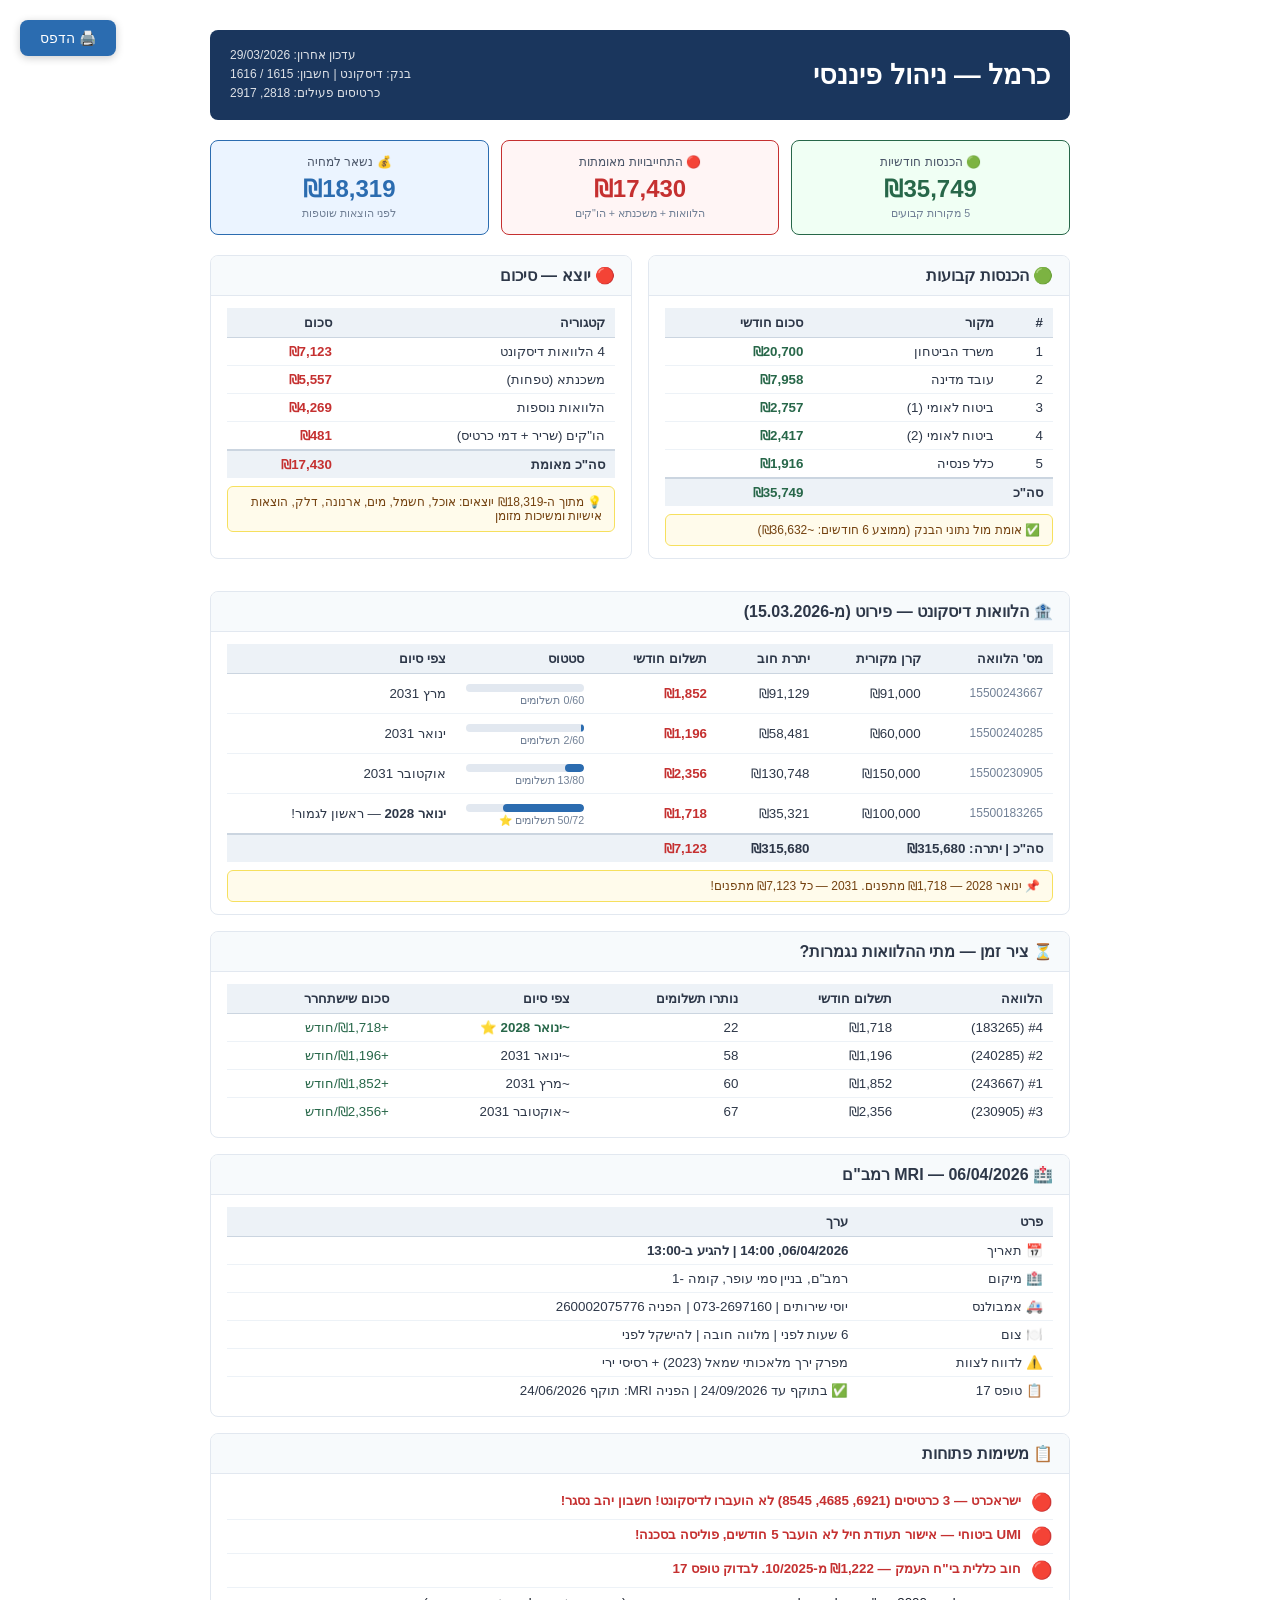
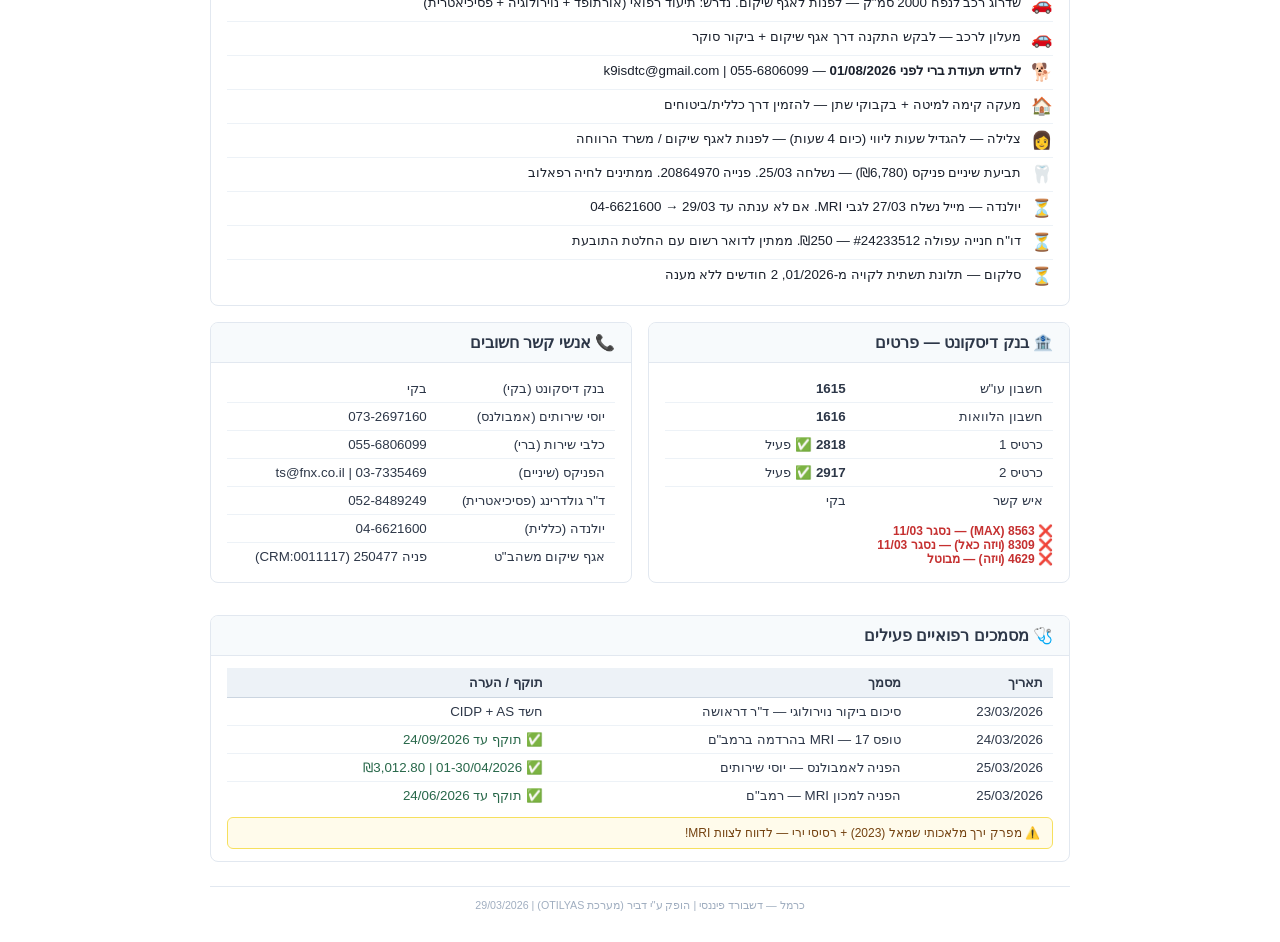
<file: carmel-print.html>
<!DOCTYPE html>
<html lang="he" dir="rtl">
<head>
<meta charset="UTF-8">
<title>כרמל — דשבורד להדפסה</title>
<style>
  * { margin: 0; padding: 0; box-sizing: border-box; }
  body {
    font-family: 'Arial', 'Heebo', sans-serif;
    background: #fff;
    color: #1a202c;
    direction: rtl;
    font-size: 11pt;
    padding: 20px;
  }

  /* ===== SCREEN ONLY ===== */
  @media screen {
    body { max-width: 900px; margin: 0 auto; padding: 30px 20px; }
    .print-btn {
      position: fixed;
      top: 20px;
      left: 20px;
      background: #2b6cb0;
      color: white;
      border: none;
      padding: 10px 20px;
      font-size: 14px;
      border-radius: 8px;
      cursor: pointer;
      font-family: Arial, sans-serif;
      box-shadow: 0 2px 8px rgba(0,0,0,0.2);
    }
    .print-btn:hover { background: #1a4f8a; }
  }

  /* ===== PRINT ===== */
  @media print {
    .print-btn { display: none; }
    body { font-size: 10pt; padding: 10px; }
    .page-break { page-break-before: always; }
    section { page-break-inside: avoid; }
  }

  /* ===== HEADER ===== */
  .header {
    background: #1a365d;
    color: white;
    padding: 16px 20px;
    border-radius: 8px;
    margin-bottom: 20px;
    display: flex;
    justify-content: space-between;
    align-items: center;
  }
  .header h1 { font-size: 20pt; font-weight: 700; }
  .header .meta { font-size: 9pt; opacity: 0.85; text-align: left; line-height: 1.6; }

  /* ===== SUMMARY BOXES ===== */
  .summary-row {
    display: grid;
    grid-template-columns: repeat(3, 1fr);
    gap: 12px;
    margin-bottom: 20px;
  }
  .box {
    border: 1.5px solid #e2e8f0;
    border-radius: 8px;
    padding: 14px 16px;
    text-align: center;
  }
  .box.green { border-color: #276749; background: #f0fff4; }
  .box.red   { border-color: #c53030; background: #fff5f5; }
  .box.blue  { border-color: #2b6cb0; background: #ebf4ff; }
  .box .label { font-size: 9pt; color: #4a5568; margin-bottom: 6px; }
  .box .amount { font-size: 18pt; font-weight: 700; }
  .box.green .amount { color: #276749; }
  .box.red   .amount { color: #c53030; }
  .box.blue  .amount { color: #2b6cb0; }
  .box .sub  { font-size: 8pt; color: #718096; margin-top: 4px; }

  /* ===== SECTIONS ===== */
  section {
    border: 1px solid #e2e8f0;
    border-radius: 8px;
    margin-bottom: 16px;
    overflow: hidden;
  }
  .section-title {
    background: #f7fafc;
    border-bottom: 1px solid #e2e8f0;
    padding: 10px 16px;
    font-size: 12pt;
    font-weight: 700;
    color: #2d3748;
  }
  .section-body { padding: 12px 16px; }

  /* ===== TABLES ===== */
  table {
    width: 100%;
    border-collapse: collapse;
    font-size: 10pt;
  }
  th {
    background: #edf2f7;
    padding: 7px 10px;
    text-align: right;
    font-weight: 600;
    color: #2d3748;
    border-bottom: 1px solid #cbd5e0;
  }
  td {
    padding: 6px 10px;
    border-bottom: 1px solid #edf2f7;
    color: #2d3748;
  }
  tr:last-child td { border-bottom: none; }
  tr:hover td { background: #f7fafc; }
  .total-row td { font-weight: 700; background: #edf2f7; border-top: 2px solid #cbd5e0; }
  .amount-col { font-weight: 600; }
  .green-text { color: #276749; }
  .red-text   { color: #c53030; }
  .blue-text  { color: #2b6cb0; }
  .muted      { color: #718096; font-size: 9pt; }

  /* ===== STATUS BADGES ===== */
  .badge {
    display: inline-block;
    padding: 2px 8px;
    border-radius: 12px;
    font-size: 8pt;
    font-weight: 600;
  }
  .badge-green { background: #c6f6d5; color: #276749; }
  .badge-red   { background: #fed7d7; color: #c53030; }
  .badge-amber { background: #fefcbf; color: #b7791f; }
  .badge-blue  { background: #bee3f8; color: #2b6cb0; }

  /* ===== TASKS ===== */
  .task-row {
    display: flex;
    align-items: flex-start;
    gap: 10px;
    padding: 6px 0;
    border-bottom: 1px solid #edf2f7;
  }
  .task-row:last-child { border-bottom: none; }
  .task-icon { font-size: 13pt; min-width: 22px; }
  .task-text { flex: 1; line-height: 1.4; font-size: 10pt; }
  .task-urgent { color: #c53030; font-weight: 600; }

  /* ===== TIMELINE BAR ===== */
  .timeline-bar {
    height: 8px;
    background: #e2e8f0;
    border-radius: 4px;
    overflow: hidden;
    margin-top: 4px;
  }
  .timeline-fill {
    height: 100%;
    background: #2b6cb0;
    border-radius: 4px;
  }
  .progress-label {
    font-size: 8pt;
    color: #718096;
    margin-top: 2px;
  }

  /* ===== TWO COLS ===== */
  .two-col {
    display: grid;
    grid-template-columns: 1fr 1fr;
    gap: 16px;
    margin-bottom: 16px;
  }
  @media print {
    .two-col { grid-template-columns: 1fr 1fr; }
  }

  /* ===== NOTE ===== */
  .note {
    background: #fffbeb;
    border: 1px solid #f6e05e;
    border-radius: 6px;
    padding: 8px 12px;
    font-size: 9pt;
    color: #744210;
    margin-top: 8px;
  }
  .note-red {
    background: #fff5f5;
    border-color: #feb2b2;
    color: #742a2a;
  }

  /* ===== FOOTER ===== */
  .footer {
    text-align: center;
    font-size: 8pt;
    color: #a0aec0;
    margin-top: 24px;
    padding-top: 12px;
    border-top: 1px solid #e2e8f0;
  }
</style>
</head>
<body>

<button class="print-btn" onclick="window.print()">🖨️ הדפס</button>

<!-- HEADER -->
<div class="header">
  <h1>כרמל — ניהול פיננסי</h1>
  <div class="meta">
    עדכון אחרון: 29/03/2026<br>
    בנק: דיסקונט | חשבון: 1615 / 1616<br>
    כרטיסים פעילים: 2818, 2917
  </div>
</div>

<!-- SUMMARY BOXES -->
<div class="summary-row">
  <div class="box green">
    <div class="label">🟢 הכנסות חודשיות</div>
    <div class="amount">₪35,749</div>
    <div class="sub">5 מקורות קבועים</div>
  </div>
  <div class="box red">
    <div class="label">🔴 התחייבויות מאומתות</div>
    <div class="amount">₪17,430</div>
    <div class="sub">הלוואות + משכנתא + הו"קים</div>
  </div>
  <div class="box blue">
    <div class="label">💰 נשאר למחיה</div>
    <div class="amount">₪18,319</div>
    <div class="sub">לפני הוצאות שוטפות</div>
  </div>
</div>

<!-- INCOME + EXPENSES SIDE BY SIDE -->
<div class="two-col">

  <!-- INCOME -->
  <section>
    <div class="section-title">🟢 הכנסות קבועות</div>
    <div class="section-body">
      <table>
        <thead><tr><th>#</th><th>מקור</th><th>סכום חודשי</th></tr></thead>
        <tbody>
          <tr><td>1</td><td>משרד הביטחון</td><td class="amount-col green-text">₪20,700</td></tr>
          <tr><td>2</td><td>עובד מדינה</td><td class="amount-col green-text">₪7,958</td></tr>
          <tr><td>3</td><td>ביטוח לאומי (1)</td><td class="amount-col green-text">₪2,757</td></tr>
          <tr><td>4</td><td>ביטוח לאומי (2)</td><td class="amount-col green-text">₪2,417</td></tr>
          <tr><td>5</td><td>כלל פנסיה</td><td class="amount-col green-text">₪1,916</td></tr>
          <tr class="total-row"><td colspan="2">סה"כ</td><td class="green-text">₪35,749</td></tr>
        </tbody>
      </table>
      <div class="note">✅ אומת מול נתוני הבנק (ממוצע 6 חודשים: ~₪36,632)</div>
    </div>
  </section>

  <!-- EXPENSES SUMMARY -->
  <section>
    <div class="section-title">🔴 יוצא — סיכום</div>
    <div class="section-body">
      <table>
        <thead><tr><th>קטגוריה</th><th>סכום</th></tr></thead>
        <tbody>
          <tr><td>4 הלוואות דיסקונט</td><td class="amount-col red-text">₪7,123</td></tr>
          <tr><td>משכנתא (טפחות)</td><td class="amount-col red-text">₪5,557</td></tr>
          <tr><td>הלוואות נוספות</td><td class="amount-col red-text">₪4,269</td></tr>
          <tr><td>הו"קים (שריר + דמי כרטיס)</td><td class="amount-col red-text">₪481</td></tr>
          <tr class="total-row"><td>סה"כ מאומת</td><td class="red-text">₪17,430</td></tr>
        </tbody>
      </table>
      <div class="note">💡 מתוך ה-₪18,319 יוצאים: אוכל, חשמל, מים, ארנונה, דלק, הוצאות אישיות ומשיכות מזומן</div>
    </div>
  </section>

</div>

<!-- LOANS DETAIL -->
<section>
  <div class="section-title">🏦 הלוואות דיסקונט — פירוט (מ-15.03.2026)</div>
  <div class="section-body">
    <table>
      <thead>
        <tr>
          <th>מס' הלוואה</th>
          <th>קרן מקורית</th>
          <th>יתרת חוב</th>
          <th>תשלום חודשי</th>
          <th>סטטוס</th>
          <th>צפי סיום</th>
        </tr>
      </thead>
      <tbody>
        <tr>
          <td class="muted">15500243667</td>
          <td>₪91,000</td>
          <td>₪91,129</td>
          <td class="amount-col red-text">₪1,852</td>
          <td><div class="timeline-bar"><div class="timeline-fill" style="width:0%"></div></div><div class="progress-label">0/60 תשלומים</div></td>
          <td>מרץ 2031</td>
        </tr>
        <tr>
          <td class="muted">15500240285</td>
          <td>₪60,000</td>
          <td>₪58,481</td>
          <td class="amount-col red-text">₪1,196</td>
          <td><div class="timeline-bar"><div class="timeline-fill" style="width:3%"></div></div><div class="progress-label">2/60 תשלומים</div></td>
          <td>ינואר 2031</td>
        </tr>
        <tr>
          <td class="muted">15500230905</td>
          <td>₪150,000</td>
          <td>₪130,748</td>
          <td class="amount-col red-text">₪2,356</td>
          <td><div class="timeline-bar"><div class="timeline-fill" style="width:16%"></div></div><div class="progress-label">13/80 תשלומים</div></td>
          <td>אוקטובר 2031</td>
        </tr>
        <tr>
          <td class="muted">15500183265</td>
          <td>₪100,000</td>
          <td>₪35,321</td>
          <td class="amount-col red-text">₪1,718</td>
          <td><div class="timeline-bar"><div class="timeline-fill" style="width:69%"></div></div><div class="progress-label">50/72 תשלומים ⭐</div></td>
          <td><strong>ינואר 2028</strong> — ראשון לגמור!</td>
        </tr>
        <tr class="total-row">
          <td colspan="2">סה"כ | יתרה: ₪315,680</td>
          <td>₪315,680</td>
          <td class="red-text">₪7,123</td>
          <td colspan="2"></td>
        </tr>
      </tbody>
    </table>
    <div class="note">📌 ינואר 2028 — ₪1,718 מתפנים. 2031 — כל ₪7,123 מתפנים!</div>
  </div>
</section>

<!-- LOANS TIMELINE -->
<section>
  <div class="section-title">⏳ ציר זמן — מתי ההלוואות נגמרות?</div>
  <div class="section-body">
    <table>
      <thead><tr><th>הלוואה</th><th>תשלום חודשי</th><th>נותרו תשלומים</th><th>צפי סיום</th><th>סכום שישתחרר</th></tr></thead>
      <tbody>
        <tr>
          <td>#4 (183265)</td>
          <td>₪1,718</td>
          <td>22</td>
          <td><strong class="green-text">~ינואר 2028 ⭐</strong></td>
          <td class="green-text">+₪1,718/חודש</td>
        </tr>
        <tr>
          <td>#2 (240285)</td>
          <td>₪1,196</td>
          <td>58</td>
          <td>~ינואר 2031</td>
          <td class="green-text">+₪1,196/חודש</td>
        </tr>
        <tr>
          <td>#1 (243667)</td>
          <td>₪1,852</td>
          <td>60</td>
          <td>~מרץ 2031</td>
          <td class="green-text">+₪1,852/חודש</td>
        </tr>
        <tr>
          <td>#3 (230905)</td>
          <td>₪2,356</td>
          <td>67</td>
          <td>~אוקטובר 2031</td>
          <td class="green-text">+₪2,356/חודש</td>
        </tr>
      </tbody>
    </table>
  </div>
</section>

<!-- MRI -->
<section>
  <div class="section-title">🏥 MRI — 06/04/2026 רמב"ם</div>
  <div class="section-body">
    <table>
      <thead><tr><th>פרט</th><th>ערך</th></tr></thead>
      <tbody>
        <tr><td>📅 תאריך</td><td><strong>06/04/2026, 14:00 | להגיע ב-13:00</strong></td></tr>
        <tr><td>🏥 מיקום</td><td>רמב"ם, בניין סמי עופר, קומה -1</td></tr>
        <tr><td>🚑 אמבולנס</td><td>יוסי שירותים | 073-2697160 | הפניה 260002075776</td></tr>
        <tr><td>🍽️ צום</td><td>6 שעות לפני | מלווה חובה | להישקל לפני</td></tr>
        <tr><td>⚠️ לדווח לצוות</td><td>מפרק ירך מלאכותי שמאל (2023) + רסיסי ירי</td></tr>
        <tr><td>📋 טופס 17</td><td>✅ בתוקף עד 24/09/2026 | הפניה MRI: תוקף 24/06/2026</td></tr>
      </tbody>
    </table>
  </div>
</section>

<!-- TASKS -->
<section>
  <div class="section-title">📋 משימות פתוחות</div>
  <div class="section-body">

    <div class="task-row">
      <div class="task-icon">🔴</div>
      <div class="task-text task-urgent">ישראכרט — 3 כרטיסים (6921, 4685, 8545) לא הועברו לדיסקונט! חשבון יהב נסגר!</div>
    </div>
    <div class="task-row">
      <div class="task-icon">🔴</div>
      <div class="task-text task-urgent">UMI ביטוחי — אישור תעודת חיל לא הועבר 5 חודשים, פוליסה בסכנה!</div>
    </div>
    <div class="task-row">
      <div class="task-icon">🔴</div>
      <div class="task-text task-urgent">חוב כללית בי"ח העמק — ₪1,222 מ-10/2025. לבדוק טופס 17</div>
    </div>
    <div class="task-row">
      <div class="task-icon">🚗</div>
      <div class="task-text">שדרוג רכב לנפח 2000 סמ"ק — לפנות לאגף שיקום. נדרש: תיעוד רפואי (אורתופד + נוירולוגיה + פסיכיאטרית)</div>
    </div>
    <div class="task-row">
      <div class="task-icon">🚗</div>
      <div class="task-text">מעלון לרכב — לבקש התקנה דרך אגף שיקום + ביקור סוקר</div>
    </div>
    <div class="task-row">
      <div class="task-icon">🐕</div>
      <div class="task-text"><strong>לחדש תעודת ברי לפני 01/08/2026</strong> — k9isdtc@gmail.com | 055-6806099</div>
    </div>
    <div class="task-row">
      <div class="task-icon">🏠</div>
      <div class="task-text">מעקה קימה למיטה + בקבוקי שתן — להזמין דרך כללית/ביטוחים</div>
    </div>
    <div class="task-row">
      <div class="task-icon">👩</div>
      <div class="task-text">צלילה — להגדיל שעות ליווי (כיום 4 שעות) — לפנות לאגף שיקום / משרד הרווחה</div>
    </div>
    <div class="task-row">
      <div class="task-icon">🦷</div>
      <div class="task-text">תביעת שיניים פניקס (₪6,780) — נשלחה 25/03. פנייה 20864970. ממתינים לחיה רפאלוב</div>
    </div>
    <div class="task-row">
      <div class="task-icon">⏳</div>
      <div class="task-text">יולנדה — מייל נשלח 27/03 לגבי MRI. אם לא ענתה עד 29/03 → 04-6621600</div>
    </div>
    <div class="task-row">
      <div class="task-icon">⏳</div>
      <div class="task-text">דו"ח חנייה עפולה #24233512 — ₪250. ממתין לדואר רשום עם החלטת התובעת</div>
    </div>
    <div class="task-row">
      <div class="task-icon">⏳</div>
      <div class="task-text">סלקום — תלונת תשתית לקויה מ-01/2026, 2 חודשים ללא מענה</div>
    </div>

  </div>
</section>

<!-- BANK + CONTACTS -->
<div class="two-col">

  <section>
    <div class="section-title">🏦 בנק דיסקונט — פרטים</div>
    <div class="section-body">
      <table>
        <tbody>
          <tr><td>חשבון עו"ש</td><td><strong>1615</strong></td></tr>
          <tr><td>חשבון הלוואות</td><td><strong>1616</strong></td></tr>
          <tr><td>כרטיס 1</td><td><strong>2818</strong> ✅ פעיל</td></tr>
          <tr><td>כרטיס 2</td><td><strong>2917</strong> ✅ פעיל</td></tr>
          <tr><td>איש קשר</td><td>בקי</td></tr>
        </tbody>
      </table>
      <div style="margin-top:10px; font-size:9pt; color:#c53030; font-weight:600;">
        ❌ 8563 (MAX) — נסגר 11/03<br>
        ❌ 8309 (ויזה כאל) — נסגר 11/03<br>
        ❌ 4629 (ויזה) — מבוטל
      </div>
    </div>
  </section>

  <section>
    <div class="section-title">📞 אנשי קשר חשובים</div>
    <div class="section-body">
      <table>
        <tbody>
          <tr><td>בנק דיסקונט (בקי)</td><td>בקי</td></tr>
          <tr><td>יוסי שירותים (אמבולנס)</td><td>073-2697160</td></tr>
          <tr><td>כלבי שירות (ברי)</td><td>055-6806099</td></tr>
          <tr><td>הפניקס (שיניים)</td><td>ts@fnx.co.il | 03-7335469</td></tr>
          <tr><td>ד"ר גולדרינג (פסיכיאטרית)</td><td>052-8489249</td></tr>
          <tr><td>יולנדה (כללית)</td><td>04-6621600</td></tr>
          <tr><td>אגף שיקום משהב"ט</td><td>פניה 250477 (CRM:0011117)</td></tr>
        </tbody>
      </table>
    </div>
  </section>

</div>

<!-- MEDICAL DOCS -->
<section>
  <div class="section-title">🩺 מסמכים רפואיים פעילים</div>
  <div class="section-body">
    <table>
      <thead><tr><th>תאריך</th><th>מסמך</th><th>תוקף / הערה</th></tr></thead>
      <tbody>
        <tr><td>23/03/2026</td><td>סיכום ביקור נוירולוגי — ד"ר דראושה</td><td>חשד CIDP + AS</td></tr>
        <tr><td>24/03/2026</td><td>טופס 17 — MRI בהרדמה ברמב"ם</td><td class="green-text">✅ תוקף עד 24/09/2026</td></tr>
        <tr><td>25/03/2026</td><td>הפניה לאמבולנס — יוסי שירותים</td><td class="green-text">✅ 01-30/04/2026 | ₪3,012.80</td></tr>
        <tr><td>25/03/2026</td><td>הפניה למכון MRI — רמב"ם</td><td class="green-text">✅ תוקף עד 24/06/2026</td></tr>
      </tbody>
    </table>
    <div class="note">⚠️ מפרק ירך מלאכותי שמאל (2023) + רסיסי ירי — לדווח לצוות MRI!</div>
  </div>
</section>

<!-- FOOTER -->
<div class="footer">
  כרמל — דשבורד פיננסי | הופק ע"י דביר (מערכת OTILYAS) | 29/03/2026
</div>

</body>
</html>
</file>
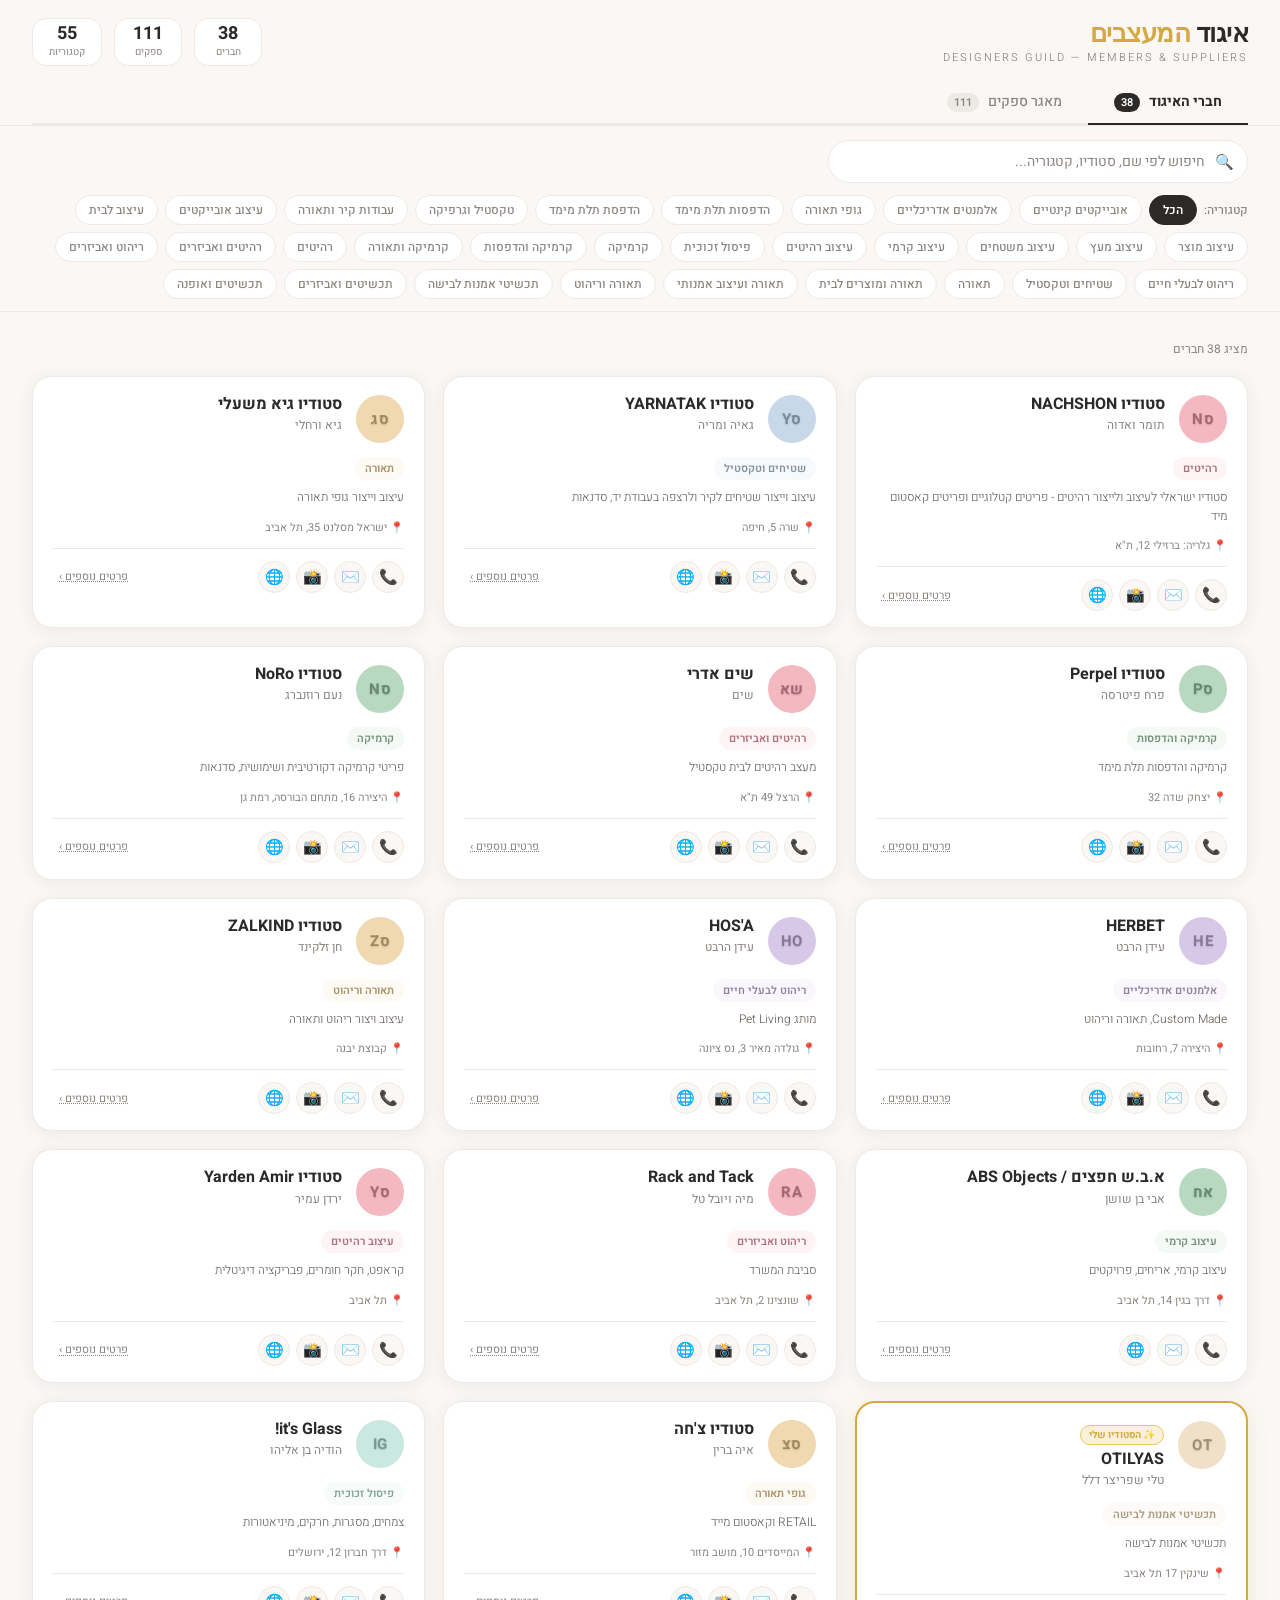
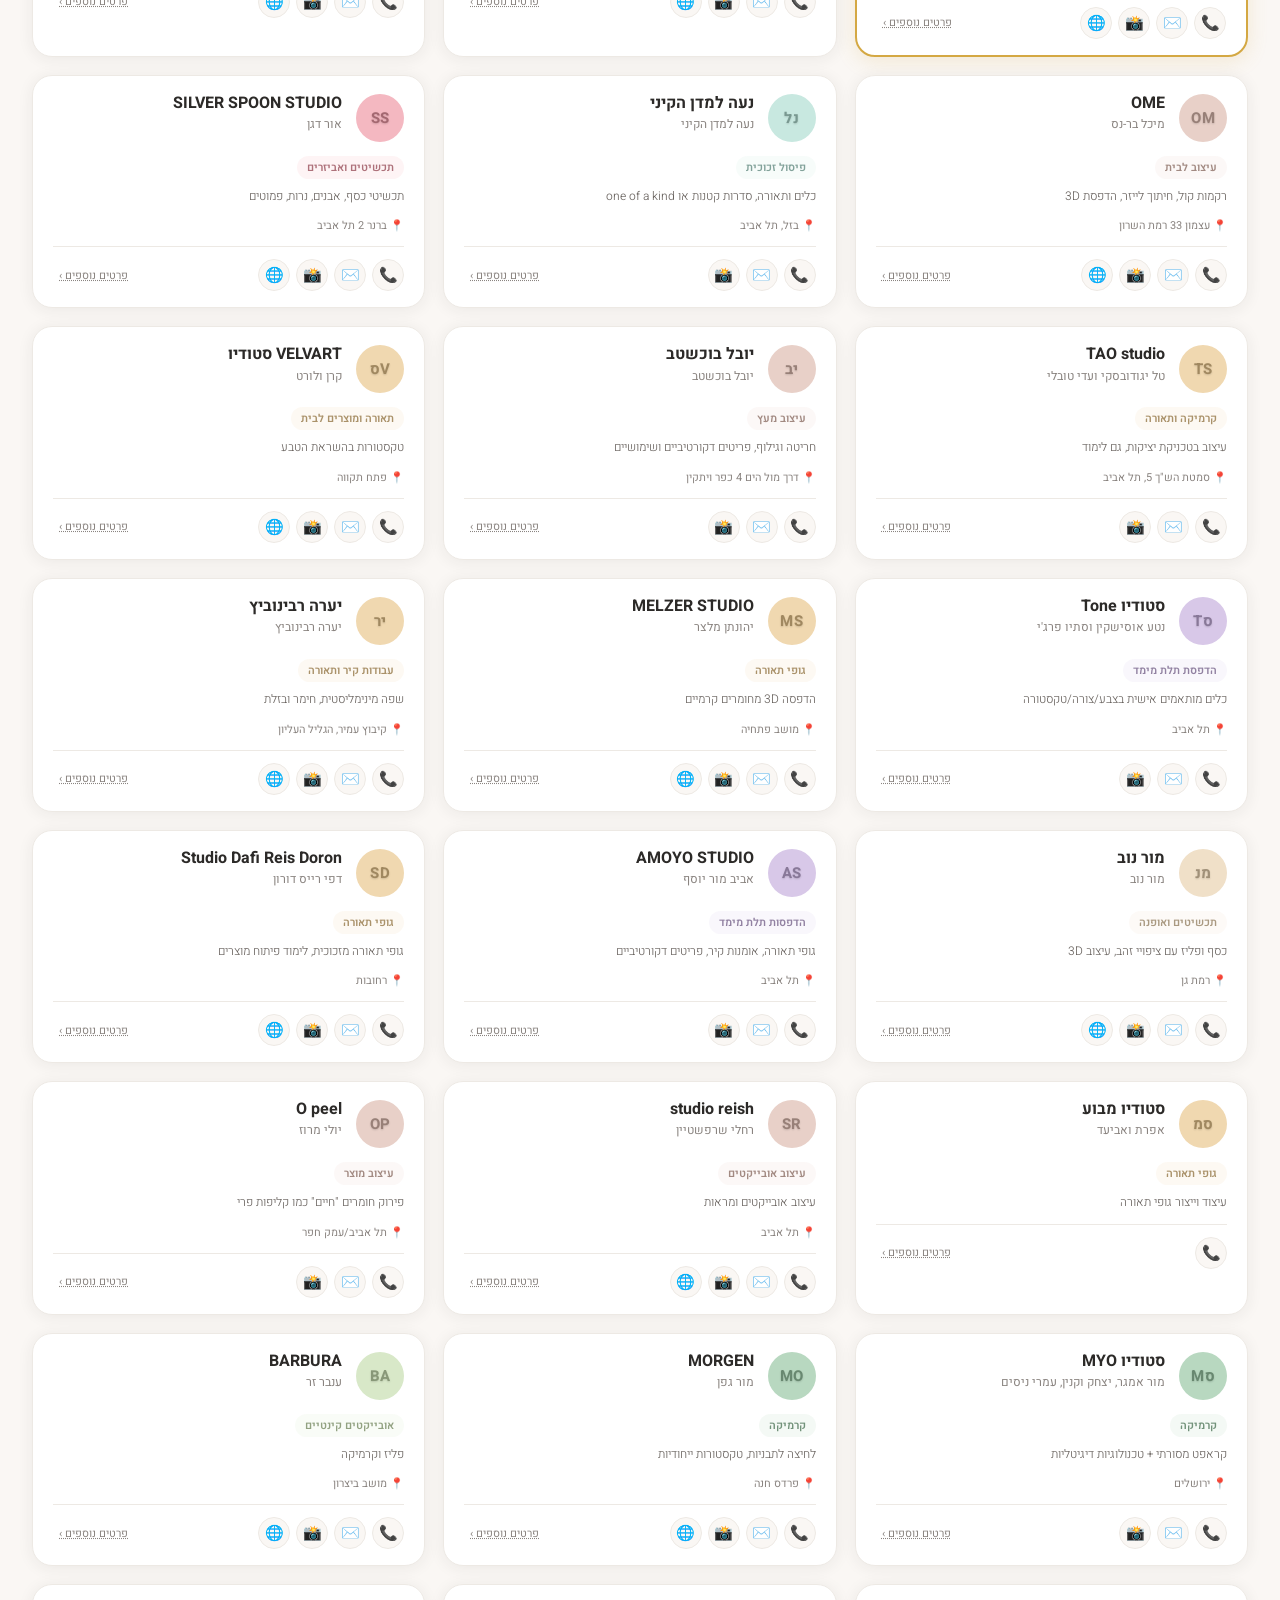
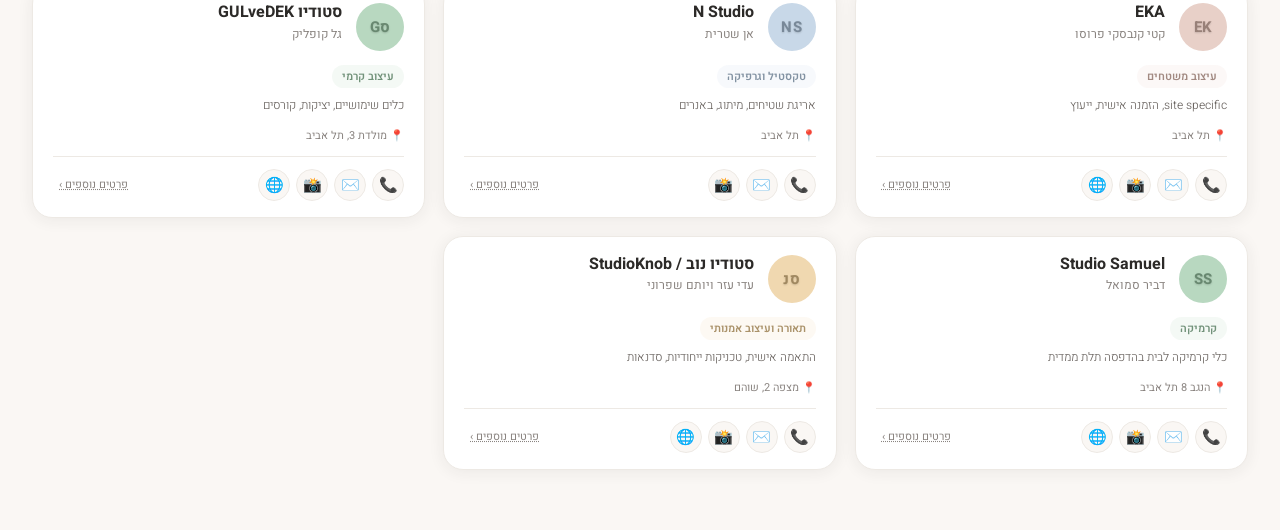
<file: guild.html>
<!DOCTYPE html>
<html lang="he" dir="rtl">
<head>
<meta charset="UTF-8">
<meta name="viewport" content="width=device-width, initial-scale=1.0">
<title>איגוד המעצבים — מאגר חברים וספקים</title>
<link rel="preconnect" href="https://fonts.googleapis.com">
<link href="https://fonts.googleapis.com/css2?family=Heebo:wght@300;400;500;600;700&family=Playfair+Display:wght@400;700&display=swap" rel="stylesheet">
<style>
:root {
  --bg: #FAF7F4;
  --card: #FFFFFF;
  --text: #2C2A28;
  --muted: #8A8480;
  --border: #EDE9E4;
  --rose: #F4B8C1;
  --sky: #C8D8E8;
  --sage: #B8D8C0;
  --wheat: #F0D8B0;
  --lavender: #D8C8E8;
  --peach: #F0E0C8;
  --teal: #C8E8E0;
  --terra: #E8D0C8;
  --gold: #D4A843;
  --gold-light: #FAF0DC;
  --shadow: 0 2px 16px rgba(44,42,40,0.07);
  --shadow-hover: 0 8px 32px rgba(44,42,40,0.14);
  --radius: 20px;
  --header-h: 0px;
}

* { box-sizing: border-box; margin: 0; padding: 0; }

body {
  font-family: 'Heebo', sans-serif;
  background: var(--bg);
  color: var(--text);
  min-height: 100vh;
  direction: rtl;
}

/* ═══ HEADER ═══ */
.header {
  position: sticky;
  top: 0;
  z-index: 200;
  background: rgba(250,247,244,0.95);
  backdrop-filter: blur(12px);
  -webkit-backdrop-filter: blur(12px);
  border-bottom: 1px solid var(--border);
  padding: 18px 32px 0;
}

.header-top {
  display: flex;
  align-items: center;
  gap: 20px;
  margin-bottom: 14px;
  flex-wrap: wrap;
}

.logo-block { display: flex; flex-direction: column; gap: 2px; }

.logo-title {
  font-family: 'Playfair Display', serif;
  font-size: 26px;
  font-weight: 700;
  color: var(--text);
  letter-spacing: -0.5px;
  line-height: 1;
}

.logo-title span { color: var(--gold); }

.logo-subtitle {
  font-size: 11px;
  font-weight: 300;
  color: var(--muted);
  letter-spacing: 2px;
  text-transform: uppercase;
  margin-top: 2px;
}

.header-stats {
  display: flex;
  gap: 12px;
  margin-right: auto;
  flex-wrap: wrap;
}

.stat-pill {
  display: flex;
  flex-direction: column;
  align-items: center;
  background: white;
  border: 1px solid var(--border);
  border-radius: 14px;
  padding: 6px 16px;
  min-width: 68px;
}

.stat-num {
  font-size: 18px;
  font-weight: 700;
  color: var(--text);
  line-height: 1;
}

.stat-label {
  font-size: 10px;
  color: var(--muted);
  font-weight: 400;
  margin-top: 2px;
}

/* ═══ TABS ═══ */
.tabs {
  display: flex;
  gap: 0;
  border-bottom: 2px solid var(--border);
}

.tab-btn {
  background: none;
  border: none;
  padding: 11px 26px;
  font-family: 'Heebo', sans-serif;
  font-size: 14px;
  font-weight: 500;
  color: var(--muted);
  cursor: pointer;
  position: relative;
  transition: color 0.2s;
  white-space: nowrap;
}

.tab-btn::after {
  content: '';
  position: absolute;
  bottom: -2px;
  right: 0; left: 0;
  height: 2px;
  background: var(--text);
  transform: scaleX(0);
  transition: transform 0.25s ease;
}

.tab-btn.active { color: var(--text); font-weight: 700; }
.tab-btn.active::after { transform: scaleX(1); }

.tab-count {
  display: inline-flex;
  align-items: center;
  justify-content: center;
  background: var(--border);
  color: var(--muted);
  font-size: 11px;
  font-weight: 600;
  border-radius: 20px;
  padding: 1px 7px;
  margin-right: 6px;
  transition: background 0.2s, color 0.2s;
}

.tab-btn.active .tab-count { background: var(--text); color: white; }

/* ═══ STICKY CONTROLS ═══ */
.sticky-controls {
  position: sticky;
  top: var(--header-h);
  z-index: 150;
  background: rgba(250,247,244,0.95);
  backdrop-filter: blur(12px);
  -webkit-backdrop-filter: blur(12px);
  border-bottom: 1px solid var(--border);
  padding: 14px 32px 0;
}

.search-wrap {
  position: relative;
  max-width: 420px;
  margin-bottom: 12px;
}

.search-icon {
  position: absolute;
  right: 14px;
  top: 50%;
  transform: translateY(-50%);
  color: var(--muted);
  font-size: 15px;
  pointer-events: none;
}

.search-input {
  width: 100%;
  padding: 10px 42px 10px 16px;
  border: 1.5px solid var(--border);
  border-radius: 50px;
  font-family: 'Heebo', sans-serif;
  font-size: 14px;
  background: white;
  color: var(--text);
  outline: none;
  transition: border-color 0.2s, box-shadow 0.2s;
}

.search-input:focus {
  border-color: #C8B8D8;
  box-shadow: 0 0 0 3px rgba(200,184,216,0.2);
}

.search-input::placeholder { color: var(--muted); }

/* ═══ FILTER PILLS ═══ */
.filters {
  display: flex;
  gap: 7px;
  flex-wrap: wrap;
  align-items: center;
  padding-bottom: 12px;
  overflow-x: auto;
  scrollbar-width: none;
}

.filters::-webkit-scrollbar { display: none; }

.filter-label {
  font-size: 12px;
  color: var(--muted);
  font-weight: 500;
  white-space: nowrap;
  flex-shrink: 0;
}

.pill {
  padding: 5px 13px;
  border-radius: 50px;
  border: 1.5px solid var(--border);
  background: white;
  font-family: 'Heebo', sans-serif;
  font-size: 12px;
  font-weight: 500;
  color: var(--muted);
  cursor: pointer;
  transition: all 0.18s;
  white-space: nowrap;
  flex-shrink: 0;
}

.pill:hover { border-color: #C8B8D8; color: var(--text); }

.pill.active {
  background: var(--text);
  border-color: var(--text);
  color: white;
  font-weight: 600;
}

/* ═══ CONTENT ═══ */
.content {
  padding: 28px 32px 60px;
  position: relative;
}

.tab-panel {
  opacity: 0;
  transform: translateY(8px);
  transition: opacity 0.28s ease, transform 0.28s ease;
  pointer-events: none;
  position: absolute;
  width: calc(100% - 64px);
}

.tab-panel.active {
  opacity: 1;
  transform: translateY(0);
  pointer-events: auto;
  position: relative;
  width: 100%;
}

/* ═══ RESULT INFO ═══ */
.result-info {
  font-size: 12px;
  color: var(--muted);
  margin-bottom: 18px;
  font-weight: 400;
}

/* ═══ MEMBERS GRID ═══ */
.members-grid {
  display: grid;
  grid-template-columns: repeat(auto-fill, minmax(260px, 1fr));
  gap: 18px;
}

/* ═══ MEMBER CARD ═══ */
.member-card {
  background: var(--card);
  border-radius: var(--radius);
  border: 1px solid var(--border);
  box-shadow: var(--shadow);
  overflow: hidden;
  transition: transform 0.22s ease, box-shadow 0.22s ease, border-color 0.22s ease;
  animation: cardIn 0.35s ease both;
  cursor: pointer;
}

.member-card:hover {
  transform: translateY(-4px);
  box-shadow: var(--shadow-hover);
  border-color: #D8C8E0;
}

.member-card.is-mine {
  border: 2px solid var(--gold);
  box-shadow: 0 4px 20px rgba(212,168,67,0.18);
}

.member-card.is-mine:hover {
  box-shadow: 0 10px 36px rgba(212,168,67,0.28);
  border-color: var(--gold);
}

.card-body { padding: 18px 20px 16px; }

.card-top-row {
  display: flex;
  align-items: flex-start;
  gap: 14px;
  margin-bottom: 12px;
}

/* ═══ AVATAR CIRCLE ═══ */
.avatar {
  width: 48px;
  height: 48px;
  border-radius: 50%;
  display: flex;
  align-items: center;
  justify-content: center;
  font-size: 15px;
  font-weight: 700;
  color: white;
  flex-shrink: 0;
  letter-spacing: 0.5px;
  text-shadow: 0 1px 2px rgba(0,0,0,0.15);
}

.card-info { flex: 1; min-width: 0; }

.mine-badge {
  display: inline-flex;
  align-items: center;
  gap: 4px;
  font-size: 10px;
  font-weight: 700;
  color: var(--gold);
  background: var(--gold-light);
  border: 1px solid #E8C860;
  padding: 2px 8px;
  border-radius: 20px;
  margin-bottom: 5px;
}

.card-studio {
  font-size: 16px;
  font-weight: 700;
  color: var(--text);
  line-height: 1.2;
  margin-bottom: 2px;
  white-space: nowrap;
  overflow: hidden;
  text-overflow: ellipsis;
}

.card-name {
  font-size: 12px;
  color: var(--muted);
  font-weight: 400;
}

.card-badge {
  display: inline-flex;
  align-items: center;
  font-size: 11px;
  font-weight: 600;
  padding: 3px 10px;
  border-radius: 20px;
  margin-bottom: 8px;
  white-space: nowrap;
  max-width: 100%;
  overflow: hidden;
  text-overflow: ellipsis;
}

.card-details {
  font-size: 12px;
  color: #6A6460;
  line-height: 1.55;
  margin-bottom: 12px;
  font-weight: 300;
  display: -webkit-box;
  -webkit-line-clamp: 2;
  -webkit-box-orient: vertical;
  overflow: hidden;
}

.card-address {
  font-size: 11px;
  color: var(--muted);
  margin-bottom: 12px;
  display: flex;
  align-items: center;
  gap: 4px;
  white-space: nowrap;
  overflow: hidden;
  text-overflow: ellipsis;
}

/* ═══ CARD ACTION ICONS ═══ */
.card-actions {
  display: flex;
  gap: 6px;
  flex-wrap: wrap;
  padding-top: 12px;
  border-top: 1px solid var(--border);
}

.action-icon {
  display: inline-flex;
  align-items: center;
  justify-content: center;
  width: 32px;
  height: 32px;
  border-radius: 50%;
  border: 1px solid var(--border);
  background: var(--bg);
  font-size: 15px;
  text-decoration: none;
  transition: all 0.15s;
  cursor: pointer;
}

.action-icon:hover {
  background: var(--text);
  border-color: var(--text);
  transform: scale(1.1);
}

.action-icon.phone-icon:hover { background: #4CAF77; border-color: #4CAF77; }
.action-icon.email-icon:hover { background: #5A8ED4; border-color: #5A8ED4; }
.action-icon.insta-icon:hover { background: linear-gradient(135deg,#f09433,#e6683c,#dc2743,#cc2366,#bc1888); border-color: transparent; }
.action-icon.web-icon:hover { background: #6B7FA8; border-color: #6B7FA8; }

.more-link {
  display: inline-flex;
  align-items: center;
  gap: 3px;
  font-size: 11px;
  color: var(--muted);
  cursor: pointer;
  padding: 4px 6px;
  border-radius: 6px;
  transition: color 0.15s;
  margin-right: auto;
  border: none;
  background: none;
  font-family: 'Heebo', sans-serif;
  text-decoration: underline;
  text-decoration-style: dotted;
}

.more-link:hover { color: var(--text); }

/* ═══ HIGHLIGHT ═══ */
mark.hl {
  background: #FDEEA0;
  color: inherit;
  border-radius: 2px;
  padding: 0 1px;
}

/* ═══ SUPPLIERS ACCORDION ═══ */
.accordion { display: flex; flex-direction: column; gap: 10px; }

.acc-section {
  background: var(--card);
  border-radius: 16px;
  border: 1px solid var(--border);
  box-shadow: var(--shadow);
  overflow: hidden;
  animation: cardIn 0.3s ease both;
}

.acc-header {
  display: flex;
  align-items: center;
  gap: 12px;
  padding: 14px 20px;
  cursor: pointer;
  user-select: none;
  transition: background 0.15s;
}

.acc-header:hover { background: var(--bg); }

.acc-color-dot {
  width: 12px;
  height: 12px;
  border-radius: 50%;
  flex-shrink: 0;
}

.acc-cat-name {
  font-size: 15px;
  font-weight: 700;
  color: var(--text);
  flex: 1;
}

.acc-count {
  font-size: 11px;
  font-weight: 600;
  background: var(--border);
  color: var(--muted);
  padding: 2px 8px;
  border-radius: 20px;
}

.acc-chevron {
  font-size: 12px;
  color: var(--muted);
  transition: transform 0.25s ease;
  flex-shrink: 0;
}

.acc-section.open .acc-chevron { transform: rotate(180deg); }

.acc-body {
  max-height: 0;
  overflow: hidden;
  transition: max-height 0.35s ease;
}

.acc-section.open .acc-body { max-height: 9999px; }

.supplier-rows { padding: 0 0 8px; }

/* ═══ SUPPLIER ROW ═══ */
.supplier-row {
  display: grid;
  grid-template-columns: 1fr auto;
  grid-template-rows: auto auto;
  gap: 2px 16px;
  padding: 12px 20px;
  border-top: 1px solid var(--border);
  transition: background 0.15s;
}

.supplier-row:hover { background: var(--bg); }

.sup-main { grid-row: 1; grid-column: 1; }

.sup-name {
  font-size: 14px;
  font-weight: 600;
  color: var(--text);
  margin-bottom: 2px;
}

.sup-details {
  font-size: 12px;
  color: var(--muted);
  font-weight: 300;
}

.sup-contact {
  grid-row: 1;
  grid-column: 2;
  text-align: left;
  display: flex;
  flex-direction: column;
  gap: 2px;
  align-items: flex-end;
  flex-shrink: 0;
}

.sup-phone {
  font-size: 13px;
  font-weight: 500;
  color: var(--text);
  direction: ltr;
  white-space: nowrap;
}

.sup-recommender {
  font-size: 11px;
  color: var(--muted);
  white-space: nowrap;
}

.sup-notes {
  grid-row: 2;
  grid-column: 1 / 3;
  font-size: 12px;
  color: #6A6460;
  padding-top: 6px;
  display: flex;
  align-items: flex-start;
  gap: 5px;
  line-height: 1.4;
}

.notes-text.positive { color: #4A7A56; font-weight: 500; }
.notes-text.negative { color: #C0785A; font-weight: 500; }

.star-icon { color: var(--gold); font-size: 13px; flex-shrink: 0; }
.warning-icon { color: #C0785A; font-size: 13px; flex-shrink: 0; }

/* ═══ MODAL ═══ */
.modal-overlay {
  position: fixed;
  inset: 0;
  background: rgba(44,42,40,0.45);
  backdrop-filter: blur(4px);
  z-index: 1000;
  display: flex;
  align-items: flex-end;
  justify-content: center;
  opacity: 0;
  pointer-events: none;
  transition: opacity 0.3s ease;
}

.modal-overlay.open {
  opacity: 1;
  pointer-events: auto;
}

.modal-sheet {
  background: white;
  border-radius: 28px 28px 0 0;
  width: 100%;
  max-width: 640px;
  max-height: 90vh;
  overflow-y: auto;
  padding: 0 0 40px;
  transform: translateY(60px);
  transition: transform 0.35s cubic-bezier(0.34,1.56,0.64,1);
  position: relative;
}

.modal-overlay.open .modal-sheet {
  transform: translateY(0);
}

.modal-drag-bar {
  width: 40px;
  height: 4px;
  background: var(--border);
  border-radius: 4px;
  margin: 14px auto 0;
}

.modal-close {
  position: absolute;
  top: 14px;
  left: 20px;
  width: 32px;
  height: 32px;
  border-radius: 50%;
  border: 1px solid var(--border);
  background: var(--bg);
  font-size: 18px;
  color: var(--muted);
  cursor: pointer;
  display: flex;
  align-items: center;
  justify-content: center;
  transition: all 0.15s;
  line-height: 1;
  font-family: sans-serif;
}

.modal-close:hover { background: var(--text); color: white; border-color: var(--text); }

.modal-body { padding: 20px 28px 0; }

.modal-hero {
  display: flex;
  align-items: center;
  gap: 18px;
  margin-bottom: 20px;
}

.modal-avatar {
  width: 72px;
  height: 72px;
  border-radius: 50%;
  display: flex;
  align-items: center;
  justify-content: center;
  font-size: 22px;
  font-weight: 700;
  color: white;
  flex-shrink: 0;
  text-shadow: 0 1px 3px rgba(0,0,0,0.2);
}

.modal-title-block { flex: 1; min-width: 0; }

.modal-studio-name {
  font-family: 'Playfair Display', serif;
  font-size: 22px;
  font-weight: 700;
  color: var(--text);
  line-height: 1.2;
  margin-bottom: 4px;
}

.modal-designer-name {
  font-size: 14px;
  color: var(--muted);
  font-weight: 400;
  margin-bottom: 8px;
}

.modal-badges { display: flex; gap: 8px; flex-wrap: wrap; }

.modal-cat-badge {
  font-size: 11px;
  font-weight: 600;
  padding: 4px 12px;
  border-radius: 20px;
}

.modal-mine-badge {
  display: inline-flex;
  align-items: center;
  gap: 4px;
  font-size: 11px;
  font-weight: 700;
  color: var(--gold);
  background: var(--gold-light);
  border: 1px solid #E8C860;
  padding: 4px 12px;
  border-radius: 20px;
}

.modal-divider {
  height: 1px;
  background: var(--border);
  margin: 0 0 20px;
}

.modal-grid {
  display: grid;
  grid-template-columns: 1fr 1fr;
  gap: 14px;
  margin-bottom: 20px;
}

.modal-field {
  display: flex;
  flex-direction: column;
  gap: 3px;
}

.modal-field-label {
  font-size: 10px;
  font-weight: 600;
  color: var(--muted);
  text-transform: uppercase;
  letter-spacing: 1px;
}

.modal-field-value {
  font-size: 14px;
  color: var(--text);
  font-weight: 500;
  display: flex;
  align-items: center;
  gap: 8px;
  flex-wrap: wrap;
}

.modal-field-value a {
  color: var(--text);
  text-decoration: none;
  direction: ltr;
}

.modal-field-value a:hover { text-decoration: underline; color: #5A6FA8; }

.copy-btn {
  display: inline-flex;
  align-items: center;
  justify-content: center;
  width: 26px;
  height: 26px;
  border-radius: 6px;
  border: 1px solid var(--border);
  background: var(--bg);
  cursor: pointer;
  font-size: 13px;
  transition: all 0.15s;
  flex-shrink: 0;
}

.copy-btn:hover { background: var(--text); border-color: var(--text); }
.copy-btn.copied { background: #4CAF77; border-color: #4CAF77; }

.modal-field.full { grid-column: 1 / 3; }

.modal-details-text {
  font-size: 14px;
  color: #5A5654;
  line-height: 1.6;
  font-weight: 300;
}

.modal-action-row {
  display: flex;
  gap: 10px;
  flex-wrap: wrap;
  margin-top: 20px;
}

.modal-action-btn {
  display: inline-flex;
  align-items: center;
  gap: 6px;
  padding: 10px 18px;
  border-radius: 50px;
  border: 1.5px solid var(--border);
  background: var(--bg);
  font-family: 'Heebo', sans-serif;
  font-size: 13px;
  font-weight: 500;
  color: var(--text);
  text-decoration: none;
  transition: all 0.18s;
  cursor: pointer;
}

.modal-action-btn:hover { background: var(--text); color: white; border-color: var(--text); }

/* ═══ EMPTY STATE ═══ */
.empty-state {
  text-align: center;
  padding: 70px 20px;
  grid-column: 1 / -1;
}

.empty-art {
  font-size: 52px;
  display: block;
  margin-bottom: 8px;
  line-height: 1;
  opacity: 0.6;
}

.empty-art-line2 {
  font-size: 28px;
  display: block;
  margin-bottom: 16px;
  opacity: 0.3;
}

.empty-state h3 {
  font-size: 17px;
  font-weight: 600;
  color: var(--text);
  margin-bottom: 6px;
}

.empty-state p {
  font-size: 14px;
  color: var(--muted);
  font-weight: 300;
}

/* ═══ ANIMATIONS ═══ */
@keyframes cardIn {
  from { opacity: 0; transform: translateY(12px); }
  to { opacity: 1; transform: translateY(0); }
}

.member-card:nth-child(1) { animation-delay: 0.03s; }
.member-card:nth-child(2) { animation-delay: 0.06s; }
.member-card:nth-child(3) { animation-delay: 0.09s; }
.member-card:nth-child(4) { animation-delay: 0.12s; }
.member-card:nth-child(5) { animation-delay: 0.15s; }
.member-card:nth-child(6) { animation-delay: 0.18s; }
.member-card:nth-child(7) { animation-delay: 0.21s; }
.member-card:nth-child(8) { animation-delay: 0.24s; }
.member-card:nth-child(9) { animation-delay: 0.27s; }

.acc-section:nth-child(1) { animation-delay: 0.04s; }
.acc-section:nth-child(2) { animation-delay: 0.08s; }
.acc-section:nth-child(3) { animation-delay: 0.12s; }
.acc-section:nth-child(4) { animation-delay: 0.16s; }
.acc-section:nth-child(5) { animation-delay: 0.20s; }
.acc-section:nth-child(6) { animation-delay: 0.24s; }

/* ═══ MOBILE ═══ */
@media (max-width: 768px) {
  .header { padding: 14px 16px 0; }
  .sticky-controls { padding: 12px 16px 0; }
  .content { padding: 20px 16px 48px; }
  .logo-title { font-size: 21px; }
  .header-stats { gap: 8px; }
  .stat-pill { padding: 5px 10px; min-width: 58px; }
  .stat-num { font-size: 16px; }
  .members-grid { grid-template-columns: 1fr; gap: 14px; }
  .tab-btn { padding: 10px 14px; font-size: 13px; }
  .modal-grid { grid-template-columns: 1fr; }
  .modal-field.full { grid-column: 1; }
  .modal-body { padding: 16px 20px 0; }
}

@media (min-width: 769px) and (max-width: 1100px) {
  .members-grid { grid-template-columns: repeat(2, 1fr); }
}

@media (min-width: 1101px) {
  .members-grid { grid-template-columns: repeat(3, minmax(260px, 1fr)); }
}
</style>
</head>
<body>

<!-- ═══ HEADER ═══ -->
<header class="header" id="main-header">
  <div class="header-top">
    <div class="logo-block">
      <div class="logo-title">איגוד <span>המעצבים</span></div>
      <div class="logo-subtitle">Designers Guild — Members & Suppliers</div>
    </div>
    <div class="header-stats">
      <div class="stat-pill">
        <span class="stat-num" id="stat-members">38</span>
        <span class="stat-label">חברים</span>
      </div>
      <div class="stat-pill">
        <span class="stat-num" id="stat-suppliers">111</span>
        <span class="stat-label">ספקים</span>
      </div>
      <div class="stat-pill">
        <span class="stat-num" id="stat-categories">—</span>
        <span class="stat-label">קטגוריות</span>
      </div>
    </div>
  </div>
  <div class="tabs">
    <button class="tab-btn active" data-tab="members">
      חברי האיגוד <span class="tab-count" id="count-members">38</span>
    </button>
    <button class="tab-btn" data-tab="suppliers">
      מאגר ספקים <span class="tab-count" id="count-suppliers">111</span>
    </button>
  </div>
</header>

<!-- ═══ STICKY CONTROLS ═══ -->
<div class="sticky-controls">
  <div class="search-wrap">
    <span class="search-icon">🔍</span>
    <input type="text" class="search-input" id="search-input" placeholder="חיפוש לפי שם, סטודיו, קטגוריה...">
  </div>
  <div class="filters" id="filter-row">
    <span class="filter-label">קטגוריה:</span>
  </div>
</div>

<!-- ═══ CONTENT ═══ -->
<div class="content">

  <!-- Members Tab -->
  <div class="tab-panel active" id="panel-members">
    <div class="result-info" id="result-members"></div>
    <div class="members-grid" id="members-grid"></div>
  </div>

  <!-- Suppliers Tab -->
  <div class="tab-panel" id="panel-suppliers">
    <div class="result-info" id="result-suppliers"></div>
    <div class="accordion" id="suppliers-accordion"></div>
  </div>

</div>

<!-- ═══ MODAL ═══ -->
<div class="modal-overlay" id="modal-overlay" role="dialog" aria-modal="true">
  <div class="modal-sheet" id="modal-sheet">
    <div class="modal-drag-bar"></div>
    <button class="modal-close" id="modal-close" aria-label="סגור">×</button>
    <div class="modal-body" id="modal-body"></div>
  </div>
</div>

<script>
/* ═══════════════════════════════════════════
   DATA — copied verbatim
═══════════════════════════════════════════ */
const members = [
  {studio:"סטודיו NACHSHON",name:"תומר ואדוה",category:"רהיטים",details:"סטודיו ישראלי לעיצוב ולייצור רהיטים - פריטים קטלוגיים ופריטים קאסטום מיד",phone:"054-2548691 / 054-7299288",email:"studio@nachshonstudio.com",address:'גלריה: ברזילי 12, ת"א',instagram:"nachshonstudio",website:"nachshonstudio.com"},
  {studio:"סטודיו YARNATAK",name:"גאיה ומריה",category:"שטיחים וטקסטיל",details:"עיצוב וייצור שטיחים לקיר ולרצפה בעבודת יד, סדנאות",phone:"052-3757464",email:"yarnatak@gmail.com",address:"שרה 5, חיפה",instagram:"yarnatak",website:"yarnatak.com"},
  {studio:"סטודיו גיא משעלי",name:"גיא ורחלי",category:"תאורה",details:"עיצוב וייצור גופי תאורה",phone:"054-5646260 / 054-4706449",email:"guymishalydesign@gmail.com",address:"ישראל מסלנט 35, תל אביב",instagram:"GUY MISHALY DESIGN STUDIO",website:"guymishaly.design"},
  {studio:"סטודיו Perpel",name:"פרח פיטרסה",category:"קרמיקה והדפסות",details:"קרמיקה והדפסות תלת מימד",phone:"058-6660242",email:"studioperpel@gmail.com",address:"יצחק שדה 32",instagram:"studio.perpel",website:"studioperpel.com"},
  {studio:"שים אדרי",name:"שים",category:"רהיטים ואביזרים",details:'מעצב רהיטים לבית טקסטיל',phone:"054-7334344",email:"Shimedri@gmail.com",address:'הרצל 49 ת"א',instagram:"Shim edri",website:"Shimedri.co.il"},
  {studio:"סטודיו NoRo",name:"נעם רוזנברג",category:"קרמיקה",details:"פריטי קרמיקה דקורטיבית ושימושית, סדנאות",phone:"051-5791357",email:"Noamrosenberg@gmail.com",address:"היצירה 16, מתחם הבורסה, רמת גן",instagram:"noamrosenberg.art",website:"NoRo-art.com"},
  {studio:"HERBET",name:"עידן הרבט",category:"אלמנטים אדריכליים",details:"Custom Made, תאורה וריהוט",phone:"052-6348948",email:"Idan@studioherbet.com",address:"היצירה 7, רחובות",instagram:"studio_herbet",website:"studioherbet.com"},
  {studio:"HOS'A",name:"עידן הרבט",category:"ריהוט לבעלי חיים",details:"מותג Pet Living",phone:"052-6348948",email:"Info@hosa-design.com",address:"גולדה מאיר 3, נס ציונה",instagram:"hosa_petfurniture",website:"hosa-design.com"},
  {studio:"סטודיו ZALKIND",name:"חן זלקינד",category:"תאורה וריהוט",details:"עיצוב ויצור ריהוט ותאורה",phone:"050-6998635",email:"Zalkindesign@gmail.com",address:"קבוצת יבנה",instagram:"chen_zalkind",website:"zalkind-design.com"},
  {studio:"א.ב.ש חפצים / ABS Objects",name:"אבי בן שושן",category:"עיצוב קרמי",details:"עיצוב קרמי, אריחים, פרויקטים",phone:"050-8111699",email:"info@absobjects.com",address:"דרך בגין 14, תל אביב",instagram:"",website:"absobjects.com"},
  {studio:"Rack and Tack",name:"מיה ויובל טל",category:"ריהוט ואביזרים",details:"סביבת המשרד",phone:"03-5604940 / 050-5544504",email:"maya@rackandtack.com",address:"שונצינו 2, תל אביב",instagram:"rackandtack",website:"rackandtack.com"},
  {studio:"סטודיו Yarden Amir",name:"ירדן עמיר",category:"עיצוב רהיטים",details:"קראפט, חקר חומרים, פבריקציה דיגיטלית",phone:"052-4251299",email:"studio@yardenamir.com",address:"תל אביב",instagram:"yardenamirstudio",website:"yardenamir.com"},
  {studio:"OTILYAS",name:"טלי שפריצר דלל",category:"תכשיטי אמנות לבישה",details:"תכשיטי אמנות לבישה",phone:"054-7829289",email:"otilyas@gmail.com",address:"שינקין 17 תל אביב",instagram:"otilyas_jewelry",website:"www.otilyas.com",isMine:true},
  {studio:"סטודיו צ'חה",name:"איה ברין",category:"גופי תאורה",details:"RETAIL וקאסטום מייד",phone:"054-5596700",email:"aya@studiocheha.com",address:"המייסדים 10, מושב מזור",instagram:"studio_cheha",website:"studiocheha.co.il"},
  {studio:"it's Glass!",name:"הודיה בן אליהו",category:"פיסול זכוכית",details:"צמחים, מסגרות, חרקים, מיניאטורות",phone:"052-4740899",email:"sshhooxx@walla.com",address:"דרך חברון 12, ירושלים",instagram:"hodaya_ben_eliahu",website:"hodaya-glass.com"},
  {studio:"OME",name:"מיכל בר-נס",category:"עיצוב לבית",details:"רקמות קול, חיתוך לייזר, הדפסת 3D",phone:"054-4519804",email:"michalbarness@gmail.com",address:"עצמון 33 רמת השרון",instagram:"ome.michalbn",website:"ome-art.co.il"},
  {studio:"נעה למדן הקיני",name:"נעה למדן הקיני",category:"פיסול זכוכית",details:"כלים ותאורה, סדרות קטנות או one of a kind",phone:"050-3929050",email:"noa.lamdan.hakeiny@gmail.com",address:"בזל, תל אביב",instagram:"noa_lamdan_glass",website:""},
  {studio:"SILVER SPOON STUDIO",name:"אור דגן",category:"תכשיטים ואביזרים",details:"תכשיטי כסף, אבנים, נרות, פמוטים",phone:"052-8417678",email:"orr@orrdagan.com",address:"ברנר 2 תל אביב",instagram:"silver_spoon_studio",website:"silverspoonstudio.shop"},
  {studio:"TAO studio",name:"טל יגודובסקי ועדי טובלי",category:"קרמיקה ותאורה",details:"עיצוב בטכניקת יציקות, גם לימוד",phone:"053-2100005",email:"Tao2022studio@gmail.com",address:'סמטת הש"ך 5, תל אביב',instagram:"tao_designstudio",website:""},
  {studio:"יובל בוכשטב",name:"יובל בוכשטב",category:"עיצוב מעץ",details:"חריטה וגילוף, פריטים דקורטיביים ושימושיים",phone:"054-3514077",email:"1buchshtab@gmail.com",address:"דרך מול הים 4 כפר ויתקין",instagram:"yuval_buchshtab",website:""},
  {studio:"VELVART סטודיו",name:"קרן ולורט",category:"תאורה ומוצרים לבית",details:"טקסטורות בהשראת הטבע",phone:"052-6655391",email:"info@velvartt.com",address:"פתח תקווה",instagram:"velvart_",website:"velvartt.com"},
  {studio:"סטודיו Tone",name:"נטע אוסישקין וסתיו פרג'י",category:"הדפסת תלת מימד",details:"כלים מותאמים אישית בצבע/צורה/טקסטורה",phone:"054-8190197",email:"hello@studiotonedesigns.com",address:"תל אביב",instagram:"tone___studio",website:""},
  {studio:"MELZER STUDIO",name:"יהונתן מלצר",category:"גופי תאורה",details:"הדפסה 3D מחומרים קרמיים",phone:"050-6208237",email:"Jonathan@melzerstudio.com",address:"מושב פתחיה",instagram:"melzer.studio",website:"melzerstudio.com"},
  {studio:"יערה רבינוביץ",name:"יערה רבינוביץ",category:"עבודות קיר ותאורה",details:"שפה מינימליסטית, חימר ובזלת",phone:"054-5912922",email:"rabinovitch.yaara@gmail.com",address:"קיבוץ עמיר, הגליל העליון",instagram:"yaara.rabinovitch",website:"yaararabinovitch.com"},
  {studio:"מור נוב",name:"מור נוב",category:"תכשיטים ואופנה",details:"כסף ופליז עם ציפויי זהב, עיצוב 3D",phone:"054-7939777",email:"mornovdesign@gmail.com",address:"רמת גן",instagram:"mornov.jewelry",website:"mornov.com"},
  {studio:"AMOYO STUDIO",name:"אביב מור יוסף",category:"הדפסות תלת מימד",details:"גופי תאורה, אומנות קיר, פריטים דקורטיביים",phone:"054-6603253",email:"avivmy1026@gmail.com",address:"תל אביב",instagram:"amoyo.design",website:""},
  {studio:"Studio Dafi Reis Doron",name:"דפי רייס דורון",category:"גופי תאורה",details:"גופי תאורה מזכוכית, לימוד פיתוח מוצרים",phone:"052-5582223",email:"info@dafireisdoron.com",address:"רחובות",instagram:"dafireisdoron_studio",website:"dafireisdoron.com"},
  {studio:"סטודיו מבוע",name:"אפרת ואביעד",category:"גופי תאורה",details:"עיצוד וייצור גופי תאורה",phone:"054-7850880",email:"",address:"",instagram:"",website:""},
  {studio:"studio reish",name:"רחלי שרפשטיין",category:"עיצוב אובייקטים",details:"עיצוב אובייקטים ומראות",phone:"052-6446080",email:"racheli@reish.co",address:"תל אביב",instagram:"studio_reish",website:"reish.co"},
  {studio:"O peel",name:"יולי מרוז",category:"עיצוב מוצר",details:'פירוק חומרים "חיים" כמו קליפות פרי',phone:"050-9503976",email:"merozyuli@gmail.com",address:"תל אביב/עמק חפר",instagram:"yulimeroz",website:""},
  {studio:"סטודיו MYO",name:"מור אמגר, יצחק וקנין, עמרי ניסים",category:"קרמיקה",details:"קראפט מסורתי + טכנולוגיות דיגיטליות",phone:"054-4490359",email:"moramgar2@gmail.com",address:"ירושלים",instagram:"myo.______",website:""},
  {studio:"MORGEN",name:"מור גפן",category:"קרמיקה",details:"לחיצה לתבניות, טקסטורות ייחודיות",phone:"054-6218810",email:"morgeffen@gmail.com",address:"פרדס חנה",instagram:"morgen_design",website:"morgenceramics.com"},
  {studio:"BARBURA",name:"ענבר זר",category:"אובייקטים קינטיים",details:"פליז וקרמיקה",phone:"052-3666021",email:"inbar.zer@gmail.com",address:"מושב ביצרון",instagram:"barbura.kinetic.art",website:"barburastudio.com"},
  {studio:"EKA",name:"קטי קנבסקי פרוסו",category:"עיצוב משטחים",details:"site specific, הזמנה אישית, ייעוץ",phone:"054-4768347",email:"ketty@ekastudio.co",address:"תל אביב",instagram:"ekastudio.co",website:"ekastudio.co"},
  {studio:"N Studio",name:"אן שטרית",category:"טקסטיל וגרפיקה",details:"אריגת שטיחים, מיתוג, באנרים",phone:"054-2298092",email:"Annshitrit@gmail.com",address:"תל אביב",instagram:"annshitrit",website:""},
  {studio:"סטודיו GULveDEK",name:"גל קופליק",category:"עיצוב קרמי",details:"כלים שימושיים, יציקות, קורסים",phone:"054-3117097",email:"info@gulvedek.com",address:"מולדת 3, תל אביב",instagram:"gulvedek",website:"gulvedek.com"},
  {studio:"Studio Samuel",name:"דביר סמואל",category:"קרמיקה",details:"כלי קרמיקה לבית בהדפסה תלת ממדית",phone:"050-3161527",email:"dvir@studiosamuel.design",address:"הנגב 8 תל אביב",instagram:"dvirsamuel",website:"studiosamuel.design"},
  {studio:"סטודיו נוב / StudioKnob",name:"עדי עזר ויותם שפרוני",category:"תאורה ועיצוב אמנותי",details:"התאמה אישית, טכניקות ייחודיות, סדנאות",phone:"054-7916216",email:"knobmail@gmail.com",address:"מצפה 2, שוהם",instagram:"studio_knob",website:"studioknob.com"}
];

const suppliers = [
  {category:"תכנון - ביצוע",details:"ליווי הפקת פרויקטים",name:"HERBET",address:"היצירה 7 רחובות",phone:"052-6348948",recommender:"עידן",notes:"עוזר ליזמים ומעצבים לתכנן ולהוציא לפועל"},
  {category:"CNC",details:"עץ",name:"אורן",address:"",phone:"054-726-7126",recommender:"בעלות מלאכה",notes:""},
  {category:"CNC",details:"עץ",name:"אביב, מעיין צבי",address:"",phone:"054-5900287",recommender:"איילת הוכהויזר",notes:""},
  {category:"CNC",details:"עץ",name:"דיוק - מריה",address:"",phone:"052-8611356",recommender:"נטע טסלר",notes:""},
  {category:"CNC",details:"עץ",name:"עידן",address:"בת ים",phone:"052-6348948",recommender:"",notes:""},
  {category:"הדמיות",details:"תלת ממד, הדמיה",name:"עומרי לב",address:"",phone:"054-301-3073",recommender:"לב אברהם, אן שטרית",notes:"אן - ממליצה מאוד!"},
  {category:"הדפסה / דפוס",details:"דפוס על מסקנטיפ",name:"pix",address:"",phone:"",recommender:"גיא משעלי",notes:""},
  {category:"הדפסה / דפוס",details:"דפוס על מסקנטיפ",name:'ש.ארמה',address:"",phone:"",recommender:"מיי קאהן",notes:""},
  {category:"הדפסה / דפוס",details:"הדפסה וחיתוך טקסט",name:"קובי רן",address:"בורסה, רמת גן",phone:"",recommender:"קרן ולורט",notes:"מקצועיים, מחירים גבוהים"},
  {category:"הדפסה / דפוס",details:"הדפסה וחיתוך טקסט",name:"וואלי מדבקות",address:"",phone:"052-2594313",recommender:"דורית פרוביזור",notes:"מקצועיים ונעימים, מחירים סבבה"},
  {category:"הדפסה / דפוס",details:"תלת ממד",name:"לירון מידני",address:"",phone:"054-5932544",recommender:"לירון מידני",notes:"מעצב תעשייתי בעצמו"},
  {category:"התזת חול",details:"",name:"רון קנדל",address:"",phone:"052-256-3055",recommender:"דפי רייס דורון",notes:"לא זול"},
  {category:"זכוכית",details:"זגג",name:"האחים לוי",address:'דרך יפו ת"א',phone:"",recommender:"כרם קמינסקי",notes:""},
  {category:"זכוכית",details:"זגג",name:"גרין גלאס",address:"",phone:"",recommender:"כרם קמינסקי",notes:""},
  {category:"זכוכית",details:"זגג",name:"שלמה מראות",address:'בר יוחאי, ת"א',phone:"052-340-6017",recommender:"דפי רייס דורון",notes:""},
  {category:"חומרי אריזה",details:"קרטונים",name:"מרכז הקופסאות",address:"",phone:"",recommender:"נעמה בן משה",notes:""},
  {category:"חומרי אריזה",details:"קרטונים",name:"אופיר ספקים",address:"כפר קאסם",phone:"",recommender:"דנה לוי",notes:""},
  {category:"חומרי אריזה",details:"קרטונים",name:"אלירן קרטונים",address:"",phone:"054-487-4776",recommender:"מעיין בן יונה",notes:""},
  {category:"חומרי אריזה",details:"קרטונים",name:'קרטוני בע"מ - גייטיק',address:"",phone:"08-9153395",recommender:"כרם קמינסקי, נטע טסלר",notes:"הזמנה אישית, לא ביוקר"},
  {category:"חומרי אריזה",details:"קרטונים",name:"סטוקרטון",address:"",phone:"",recommender:"שאול כהן",notes:"מגוון עצום, לא מספקים מהיום להיום"},
  {category:"חומרי אריזה",details:"שקיות",name:"ארז שקיות",address:"",phone:"",recommender:"נטע טסלר",notes:""},
  {category:"חומרי אריזה",details:"קרטונים",name:"מורפק",address:"ראשון לציון",phone:"",recommender:"דנה לוי",notes:""},
  {category:"חומרי אריזה",details:"קרטונים",name:'ש.ש אריזות',address:"חולון",phone:"052-5503466",recommender:"אסף וינברום",notes:"לא זולים אבל מייצרים לפי מידה"},
  {category:"חומרי אריזה",details:"קרטונים",name:"כל קרטון",address:"הסנהדרין 34 יבנה",phone:"052-6000373",recommender:"כרם קמינסקי",notes:""},
  {category:"חומרי אריזה",details:"קרטונים",name:"ענק הארזים",address:"יבנה",phone:"",recommender:"חן זלקינד",notes:"קטלוג מידות קבועות"},
  {category:"חומרי אריזה",details:"קרטונים",name:"די סי פאק",address:"",phone:"",recommender:"דפי רייס דורון",notes:""},
  {category:"חומרי אריזה",details:"קרטונים",name:"הכל למוביל",address:"",phone:"",recommender:"דפי רייס דורון",notes:""},
  {category:"חומרי אריזה",details:"קרטונים",name:"גיל אריזות",address:"היצירה, רמת גן",phone:"",recommender:"אורי שיפרין",notes:""},
  {category:"חומרי גלם",details:"רוכסנים",name:"סטאר רוכסנים",address:"",phone:"",recommender:"דורון בעלות מלאכה",notes:""},
  {category:"חומרי גלם",details:"ברגים / בורג",name:"כל תבריג",address:"",phone:"",recommender:"תמרה אפרת",notes:""},
  {category:"חומרי גלם",details:"ברגים / בורג",name:"מיר בית הבורג",address:"",phone:"",recommender:"ראק אנד טאק",notes:""},
  {category:"חומרי גלם",details:"ברגים / בורג",name:"קינג בורג",address:"",phone:"",recommender:"ראק אנד טאק",notes:""},
  {category:"חומרי גלם",details:"מגנט",name:"אור פרו",address:"הר ציון 104, תל אביב",phone:"",recommender:"רחלי סטודיו Reish",notes:""},
  {category:"חומרי גלם",details:"מוטות אלומיניום",name:"ארד מתכות",address:"",phone:"",recommender:"גיא משעלי",notes:""},
  {category:"חיתוך לייזר",details:"פליז",name:"לייזרקאט4",address:"",phone:"058-766-1110",recommender:"רחלי סטודיו Reish",notes:"נחמדים ומקצועיים"},
  {category:"חיתוך לייזר",details:"פליז",name:"ג'ט לייזר",address:"",phone:"",recommender:"כרם קמינסקי",notes:""},
  {category:"חיתוך לייזר",details:"מתכות + כיפוף",name:"יואל שרפמן",address:"ראשון לציון",phone:"052-243-9751",recommender:"איוטה, דולי רחמים",notes:"הדעות חלוקות, אבל עושה הכל"},
  {category:"חיתוך לייזר",details:"מתכות",name:"דקוטק",address:"געש",phone:"054-577-7188",recommender:"חן תעוז, סטודיו נחשון",notes:"אור מקסים"},
  {category:"חיתוך לייזר",details:"",name:"PAPER CUT",address:"",phone:"03-6007997",recommender:"שים אדרי",notes:"מעולים"},
  {category:"חיתוך לייזר",details:"",name:"אלמוג פרספקס",address:"",phone:"054-8056657",recommender:"דפי רייס דורון",notes:""},
  {category:"חיתוך לייזר",details:"",name:"עידן",address:"בת ים",phone:"052-6348948",recommender:"",notes:""},
  {category:"ייעוץ עסקי",details:"",name:"טלי לבינגר",address:"",phone:"052-521-6216",recommender:"תמרה אפרת, נטע טסלר, מור תמיר",notes:""},
  {category:"ייעוץ עסקי",details:"",name:"תמר פרידמן",address:"",phone:"",recommender:"מאי בר לבב, דפי רייס דורון",notes:""},
  {category:"ייעוץ עסקי",details:"",name:"קרן ארזי",address:"",phone:"",recommender:"יערה נוסבוים",notes:""},
  {category:"משלוח / שילוח / הובלה",details:"שליחויות בארץ",name:"גל שליחויות",address:"",phone:"050-555-9923",recommender:"דויד ODAKA",notes:'יותר יקרים (50 כולל מע"מ), אבל שירותיים'},
  {category:"משלוח / שילוח / הובלה",details:"שליחויות בארץ",name:"אייל הובלות",address:"",phone:"052-877-7016",recommender:"אסף וינברום",notes:"יכול להעמיס קורות עץ, קרמיקה, בדים"},
  {category:"משלוח / שילוח / הובלה",details:"שליחויות בארץ",name:"אברהם מסיקה",address:"",phone:"050-743-3936",recommender:"גיא מגידס",notes:"בנאדם נחמד"},
  {category:"משלוח / שילוח / הובלה",details:"שליחויות בארץ",name:"עודד",address:"",phone:"052-5255758",recommender:"נחשון",notes:"מומלץ"},
  {category:"משלוח / שילוח / הובלה",details:"שליחויות בארץ",name:"אייל הובלה",address:"",phone:"052-479-9801",recommender:"שאול כהן",notes:""},
  {category:"משלוח / שילוח / הובלה",details:"שליחויות בארץ",name:"סרגיי",address:"",phone:"054-423-0753",recommender:"מעיין בן יונה",notes:""},
  {category:"משלוח / שילוח / הובלה",details:"הובלה + הרכבה",name:"שי חדד",address:"",phone:"050-6578886",recommender:"דורון בעלות מלאכה",notes:"מומלץ מאוד"},
  {category:"משלוח / שילוח / הובלה",details:"שליחויות קטנות - טוסטוס",name:"יוני שליחויות",address:"",phone:"050-7926639",recommender:"אמיר קמרי",notes:""},
  {category:"משלוח / שילוח / הובלה",details:"שליחויות בארץ",name:"אייל טקסי",address:"",phone:"052-8777016",recommender:"אסף וינברום, נטע טסלר",notes:""},
  {category:"משלוח / שילוח / הובלה",details:"שליחויות פנים ארצית",name:"GETPACKAGE",address:"",phone:"",recommender:"טלי שפריצר",notes:'ללא מינימום, 35 ש"ח בטווח 20 ק"מ'},
  {category:"משלוח / שילוח / הובלה",details:"שליחויות פנים ארצית",name:"HFD",address:"",phone:"",recommender:"דנה לוי, ליאור שחר, סטודיו דווקא",notes:"ממש מליצה"},
  {category:"משלוח / שילוח / הובלה",details:"שליחויות פנים ארצית",name:"מילר",address:"",phone:"",recommender:"סטודיו ירנטק, נעמי יוגב",notes:'2026: לא ממליצות! שירות לקוחות מזעזע. 37 ש"ח לכל הארץ'},
  {category:"משלוח / שילוח / הובלה",details:"שליחויות פנים ארצית",name:"איזישיפ",address:"",phone:"",recommender:"דורית פרוביזור",notes:"ללא התחייבות, משלוח לנקודת חלופה או עד הבית"},
  {category:"משלוח / שילוח / הובלה",details:"שליחויות בארץ",name:"קובי הובלות קטנות",address:"",phone:"050-72861680",recommender:"גילה בביץ",notes:"הובלות קטנות"},
  {category:"משלוח / שילוח / הובלה",details:"שליחויות בארץ",name:"אלי",address:"",phone:"052-5255298",recommender:"IOTA",notes:"דרום הארץ"},
  {category:"משלוח / שילוח / הובלה",details:"שליחויות בארץ",name:"אלכס",address:"",phone:"052-320-5128",recommender:"IOTA",notes:""},
  {category:"משלוח / שילוח / הובלה",details:'אריזה ושילוח לחו"ל',name:"אורי עובדיה",address:"",phone:"050-5778282",recommender:"אדם שלוי",notes:"ארז כלים לשילוח"},
  {category:"מתכות",details:"השחרת פליז",name:"אהרון",address:"",phone:"054-5727207",recommender:"דפי רייס דורון",notes:""},
  {category:"מתכות",details:"ערגול",name:"יוסי ארט מפעלי מתכת",address:"",phone:"054-735-4128",recommender:"חן תעוז",notes:""},
  {category:"מתכות",details:"עיבוד שבבי",name:"אלי שלמה",address:"",phone:"054-5312847",recommender:"דפי רייס דורון",notes:"מקצועי, לא זול"},
  {category:"מתכות",details:"עיבוד שבבי",name:"יהודה",address:"",phone:"054-4762376",recommender:"אסף וינברום",notes:""},
  {category:"מתכות",details:"עיבוד שבבי",name:"משה",address:"",phone:"050-7233224",recommender:"אסף וינברום",notes:""},
  {category:"מתכות",details:"פחח כיפוף מתכות",name:"מעוז",address:"",phone:"054-5465522",recommender:"סטודיו נוב",notes:""},
  {category:"נגר",details:"פודיום / פודיומים",name:"עומר צימרמן",address:"",phone:"050-644-0225",recommender:"אסף וינברום",notes:""},
  {category:"סוכן ביטוח",details:"ביטוחים",name:"אורן איילון",address:"",phone:"054-773-0969",recommender:"יערה נוסבוים, נטע טסלר",notes:"שתיהן ממליצות"},
  {category:"סוכן ביטוח",details:"ביטוחים",name:"אתי אייזנברג",address:"",phone:"050-533-4423",recommender:"טלי שפריצר",notes:"נתנה הצעה הוגנת"},
  {category:"סוכן ביטוח",details:"ביטוחים",name:"סוכנות אבידן",address:"",phone:"052-524-7119",recommender:"טלי שפריצר",notes:""},
  {category:'עו"ד',details:"מדיניות מוצרים",name:"רחלי",address:"",phone:"rachel@rzslaw.com",recommender:"מור נוב, יערה נוסבוים, שאול כהן",notes:"הכי טובה בפער לפי יערה"},
  {category:'עו"ד',details:"מדיניות מוצרים",name:"זיו אנג'ל",address:"",phone:"054-446-6863",recommender:"חן תעוז",notes:"מומלץ בחום"},
  {category:"עץ",details:"חיתוך לפי מידה",name:"דקור עץ",address:'שוקן, ת"א',phone:"",recommender:"ירדן עמיר",notes:""},
  {category:"עץ",details:"חיתוך לפי מידה",name:"במידה",address:"",phone:"",recommender:"דורון בעלות מלאכה",notes:"חותכים לפי תוכניות"},
  {category:"פרספקס",details:"קופסאות לתצוגה",name:"אקרילית",address:"",phone:"054-7733316",recommender:"שאול כהן",notes:""},
  {category:"פרספקס",details:"קופסאות לתצוגה",name:"אורן עבודות פרספקס",address:"",phone:"055-5581545",recommender:"לב אברהם",notes:""},
  {category:"פרספקס",details:"קופסאות לתצוגה",name:"גלי פלסט",address:"",phone:"",recommender:"גיא משעלי",notes:""},
  {category:"צביעה",details:"צביעה בתנור",name:"חביב",address:"הזורע 7, חולון",phone:"050-455-6015",recommender:"אסף וינברום",notes:"עובד של חיים לוי שסגר"},
  {category:"צביעה",details:"צביעה מתכות",name:"קובי ברטון",address:"",phone:"050-6933544",recommender:"סטודיו נוב",notes:"זול משמעותית"},
  {category:"צביעה",details:"צביעה מתכות",name:"דניאל",address:"",phone:"03-6829965",recommender:"IOTA",notes:"עבודה טובה"},
  {category:"צביעה",details:"צביעה מתכות",name:"יניב",address:"חולון",phone:"052-2673662",recommender:"גיא משעלי",notes:""},
  {category:"צביעה",details:"צביעה מתכות",name:"מאיר",address:"הפלדה 13, בת ים",phone:"052-2539471",recommender:"חן תעוז",notes:""},
  {category:"צביעה",details:"צביעה מתכות",name:"ששון",address:"הכישור 2, חולון",phone:"052-2584886",recommender:"ראק אנד טאק, חן זלקינד",notes:"צובע בכמויות קטנות, מגוון צבעים, לא זול אבל איכותי"},
  {category:"צלם / צילומים",details:"צלמים",name:"איה",address:"",phone:"052-5323617",recommender:"ראק אנד טאק",notes:""},
  {category:"צלם / צילומים",details:"צלמים",name:"מיידן גיל",address:"",phone:"050-2578517",recommender:"סטודיו נוב",notes:""},
  {category:"צלם / צילומים",details:"צלמים",name:"איליה",address:"",phone:"050-3625669",recommender:"שים אדרי, חן זלקינד, דולי רחמים",notes:"עובד עם שים עשור, מעולה"},
  {category:"צלם / צילומים",details:"צלמים",name:"נדב",address:"",phone:"054-5932866",recommender:"לינור ברנר",notes:"בתחילת הדרך, אלוף ונדיב"},
  {category:"צלם / צילומים",details:"צלמים",name:"נדב גורן",address:"",phone:"050-8804704",recommender:"שאול כהן",notes:""},
  {category:"צלם / צילומים",details:"צלמים",name:"יואב גורין",address:"",phone:"",recommender:"אריאל צוקרמן",notes:""},
  {category:"צלם / צילומים",details:"צלמים",name:"דניאל אהרון",address:"",phone:"",recommender:"אביאור עמר",notes:""},
  {category:"צלם / צילומים",details:"צלמים",name:"רועי מזרחי",address:"",phone:"054-791-6945",recommender:"תמר ברניצקי",notes:"הצלם שלי 12 שנים"},
  {category:"צלם / צילומים",details:"צלמות",name:"אלי כהן",address:"",phone:"054-4334487",recommender:"דפי רייס דורון",notes:"צלמת מדהימה, גם טובה בקונספט"},
  {category:"צלם / צילומים",details:"צלמים",name:"אלכס פרלמן",address:"",phone:"054-7267680",recommender:"יהונתן מלצר",notes:"מהקריות, נוסע לימי צילום, מומלץ בחום"},
  {category:"רואה חשבון",details:'רו"ח',name:"אלעד",address:"",phone:"050-7755028",recommender:"נטע טסלר",notes:"נעים, אכפתי וסבלני"},
  {category:"רואה חשבון",details:'רו"ח',name:"אריה גואטה",address:"",phone:"03-5755189",recommender:"נחשון",notes:"משרד גדול, מומלץ, זמינות גבוה"},
  {category:"רואה חשבון",details:'רו"ח',name:"עדי שפירא",address:"",phone:"054-5403921",recommender:"חן תעוז",notes:"מחיר מטורף ושירות משעשע"},
  {category:"רואה חשבון",details:'רו"ח',name:"סמדר מוזס קפלן",address:"",phone:"054-465-5431",recommender:"יערה נוסבוים",notes:""},
  {category:"רואה חשבון",details:'רו"ח',name:"רפי יום טוב",address:"",phone:"052-679-2808",recommender:"להלי פרילינג",notes:"ממליצה מאוד"},
  {category:"רואה חשבון",details:'רו"ח',name:"יניב קרן",address:"",phone:"050-549-7444",recommender:"מור נוב",notes:""},
  {category:"רפד",details:"רפדייה",name:"צורי אושר",address:"",phone:"050-783454",recommender:"נעמה בן משה",notes:"ממש ממליצה"},
  {category:"רפד",details:"רפדייה",name:"סרגיי בראון",address:"",phone:"052-5871023",recommender:"חן זלקינד",notes:"אחלה"},
  {category:"רתך",details:"עבודות ריתוך",name:"גל חדד",address:"",phone:"054-832-1489",recommender:"מור MYO",notes:""},
  {category:"רתך",details:"עבודות ריתוך",name:"מארק",address:"",phone:"050-768-3632",recommender:"אסף וינברום",notes:"אלוף"},
  {category:"שיווק ופרסום",details:"רשתות חברתיות",name:"דנה",address:"",phone:"054-9944058",recommender:"דנה לוי",notes:"אלופת עולם"},
  {category:"שיווק ופרסום",details:"רשתות חברתיות",name:"מישל בראל",address:"",phone:"050-471-7004",recommender:"תמר ברניצקי",notes:"ממליצה, גם בהקשר Shopify"},
  {category:"שיווק ופרסום",details:"רשתות חברתיות",name:"נדב טלאור",address:"",phone:"050-883-9006",recommender:"עידן הרבט",notes:""},
  {category:"תופרת",details:"בדים",name:"אירינה",address:"דיזינגוף 128, תל אביב",phone:"",recommender:"עדי אבידני",notes:""},
  {category:"תלייה",details:"הנדימן, תלייה על קיר",name:"רומן",address:"",phone:"050-305-8686",recommender:"יערה רבינוביץ",notes:""},
  {category:"תלייה",details:"הנדימן, תלייה על קיר",name:"שי פרי",address:"",phone:"054-454-1441",recommender:"גילי סטודיו דווקא, תמר ברניצקי",notes:"מעצב בעצמו, מקצוען ונעים"},
  {category:"תלייה",details:"הנדימן, תלייה על קיר",name:"דין",address:"",phone:"052-631-3266",recommender:"דורית פרוביזור",notes:"מומלץ מאוד! תולה עבודות קיר"}
];

/* ═══════════════════════════════════════════
   COLOR HELPERS
═══════════════════════════════════════════ */
function getCatColor(cat) {
  if (!cat) return '#D8C8E8';
  const c = cat;
  if (c.includes('רהיט') || c.includes('אביזר')) return '#F4B8C1';
  if (c.includes('תאורה') || c.includes('גופי')) return '#F0D8B0';
  if (c.includes('קרמיק') || c.includes('קרמי')) return '#B8D8C0';
  if (c.includes('תכשיט') || c.includes('אמנות לבישה') || c.includes('אופנה')) return '#F0E0C8';
  if (c.includes('זכוכית')) return '#C8E8E0';
  if (c.includes('הדפסה') || c.includes('תלת')) return '#D8C8E8';
  if (c.includes('טקסטיל') || c.includes('שטיח')) return '#C8D8E8';
  if (c.includes('עיצוב') || c.includes('מוצר') || c.includes('עץ') || c.includes('משטח')) return '#E8D0C8';
  if (c.includes('אובייקט') || c.includes('קינטי')) return '#D8E8C8';
  return '#D8C8E8';
}

function shadeColor(hex, amt) {
  let r = parseInt(hex.slice(1,3),16);
  let g = parseInt(hex.slice(3,5),16);
  let b = parseInt(hex.slice(5,7),16);
  r = Math.max(0,Math.min(255,r+amt));
  g = Math.max(0,Math.min(255,g+amt));
  b = Math.max(0,Math.min(255,b+amt));
  return '#'+[r,g,b].map(x=>x.toString(16).padStart(2,'0')).join('');
}

const supPalette = ['#F4B8C1','#C8D8E8','#B8D8C0','#F0D8B0','#D8C8E8','#F0E0C8','#C8E8E0','#E8D0C8','#C8E0D8','#E8C8D8','#D0E8C8','#C8D0E8'];
const supplierColorMap = {};
function getSupplierColor(category) {
  if (!supplierColorMap[category]) {
    const keys = Object.keys(supplierColorMap);
    supplierColorMap[category] = supPalette[keys.length % supPalette.length];
  }
  return supplierColorMap[category];
}
[...new Set(suppliers.map(s => s.category))].forEach(cat => getSupplierColor(cat));

function getInitials(str) {
  const words = str.trim().split(/\s+/);
  if (words.length === 1) return str.slice(0,2).toUpperCase();
  return (words[0][0] + (words[1][0] || '')).toUpperCase();
}

function highlightText(text, query) {
  if (!query || !text) return escHtml(text || '');
  const safe = escHtml(text);
  const safeQuery = escHtml(query).replace(/[.*+?^${}()|[\]\\]/g,'\\$&');
  return safe.replace(new RegExp(`(${safeQuery})`, 'gi'), '<mark class="hl">$1</mark>');
}

function escHtml(s) {
  return String(s).replace(/&/g,'&amp;').replace(/</g,'&lt;').replace(/>/g,'&gt;').replace(/"/g,'&quot;');
}

/* ═══════════════════════════════════════════
   STATE
═══════════════════════════════════════════ */
let activeTab = 'members';
let activeCategory = 'all';
let searchQuery = '';

/* ═══════════════════════════════════════════
   RENDER MEMBERS
═══════════════════════════════════════════ */
function renderMembers() {
  const grid = document.getElementById('members-grid');
  const query = searchQuery.toLowerCase();

  let filtered = members.filter(m => {
    const matchSearch = !query ||
      m.studio.toLowerCase().includes(query) ||
      m.name.toLowerCase().includes(query) ||
      m.category.toLowerCase().includes(query) ||
      m.details.toLowerCase().includes(query) ||
      (m.address && m.address.toLowerCase().includes(query));
    const matchCat = activeCategory === 'all' || m.category === activeCategory;
    return matchSearch && matchCat;
  });

  document.getElementById('result-members').textContent =
    filtered.length === members.length
      ? `מציג ${filtered.length} חברים`
      : `מציג ${filtered.length} מתוך ${members.length} חברים`;

  if (filtered.length === 0) {
    grid.innerHTML = `
      <div class="empty-state">
        <span class="empty-art">🔍</span>
        <span class="empty-art-line2">· · ·</span>
        <h3>לא נמצאו תוצאות</h3>
        <p>נסה מילת חיפוש אחרת או בחר קטגוריה אחרת</p>
      </div>`;
    return;
  }

  grid.innerHTML = filtered.map(m => {
    const color = getCatColor(m.category);
    const initials = getInitials(m.studio);
    const hl = (t) => highlightText(t, query);

    const actionIcons = [];
    if (m.phone) {
      const ph = m.phone.split('/')[0].trim();
      actionIcons.push(`<a href="tel:${ph}" class="action-icon phone-icon" title="התקשר" onclick="event.stopPropagation()">📞</a>`);
    }
    if (m.email) {
      actionIcons.push(`<a href="mailto:${m.email}" class="action-icon email-icon" title="שלח מייל" onclick="event.stopPropagation()">✉️</a>`);
    }
    if (m.instagram) {
      actionIcons.push(`<a href="https://instagram.com/${encodeURIComponent(m.instagram)}" target="_blank" class="action-icon insta-icon" title="אינסטגרם" onclick="event.stopPropagation()">📸</a>`);
    }
    if (m.website) {
      const ws = m.website.replace(/^https?:\/\//,'');
      actionIcons.push(`<a href="https://${ws}" target="_blank" class="action-icon web-icon" title="אתר" onclick="event.stopPropagation()">🌐</a>`);
    }

    const memberIdx = members.indexOf(m);

    return `
    <div class="member-card${m.isMine ? ' is-mine' : ''}" data-idx="${memberIdx}" tabindex="0" role="button" aria-label="פתח פרטים של ${escHtml(m.studio)}">
      <div class="card-body">
        <div class="card-top-row">
          <div class="avatar" style="background:${color};color:${shadeColor(color,-80)}">${escHtml(initials)}</div>
          <div class="card-info">
            ${m.isMine ? '<div class="mine-badge">✨ הסטודיו שלי</div>' : ''}
            <div class="card-studio">${hl(m.studio)}</div>
            <div class="card-name">${hl(m.name)}</div>
          </div>
        </div>
        <div class="card-badge" style="background:${color}28;color:${shadeColor(color,-70)}">${hl(m.category)}</div>
        <div class="card-details">${hl(m.details)}</div>
        ${m.address ? `<div class="card-address">📍 ${hl(m.address)}</div>` : ''}
        <div class="card-actions">
          ${actionIcons.join('')}
          <button class="more-link" onclick="event.stopPropagation();openModal(${memberIdx})">פרטים נוספים ›</button>
        </div>
      </div>
    </div>`;
  }).join('');

  // Click on card → open modal
  grid.querySelectorAll('.member-card').forEach(card => {
    card.addEventListener('click', () => openModal(+card.dataset.idx));
    card.addEventListener('keydown', e => {
      if (e.key === 'Enter' || e.key === ' ') { e.preventDefault(); openModal(+card.dataset.idx); }
    });
  });
}

/* ═══════════════════════════════════════════
   RENDER SUPPLIERS (accordion by category)
═══════════════════════════════════════════ */
function isHighlyRecommended(notes) {
  const positiveWords = ['מאוד','מעולה','אלוף','מומלץ מאוד','מליצה','ממש ממליצ','ממליצה מאוד','ממליצות','הכי טובה','מדהימ','מקסים'];
  return positiveWords.some(w => notes.includes(w));
}
function isNegative(notes) {
  const negWords = ['לא ממליצ','מזעזע','מחיר מטורף'];
  return negWords.some(w => notes.includes(w));
}

function renderSuppliers() {
  const accordion = document.getElementById('suppliers-accordion');
  const query = searchQuery.toLowerCase();

  let filtered = suppliers.filter(s => {
    const matchSearch = !query ||
      s.name.toLowerCase().includes(query) ||
      s.category.toLowerCase().includes(query) ||
      s.details.toLowerCase().includes(query) ||
      (s.recommender && s.recommender.toLowerCase().includes(query)) ||
      (s.notes && s.notes.toLowerCase().includes(query)) ||
      (s.address && s.address.toLowerCase().includes(query));
    const matchCat = activeCategory === 'all' || s.category === activeCategory;
    return matchSearch && matchCat;
  });

  document.getElementById('result-suppliers').textContent =
    filtered.length === suppliers.length
      ? `מציג ${filtered.length} ספקים`
      : `מציג ${filtered.length} מתוך ${suppliers.length} ספקים`;

  if (filtered.length === 0) {
    accordion.innerHTML = `
      <div class="empty-state" style="background:white;border-radius:16px;border:1px solid var(--border)">
        <span class="empty-art">🔎</span>
        <span class="empty-art-line2">· · ·</span>
        <h3>לא נמצאו ספקים</h3>
        <p>נסה מילת חיפוש אחרת</p>
      </div>`;
    return;
  }

  // Group by category
  const groups = {};
  const catOrder = [...new Set(suppliers.map(s => s.category))]; // preserve original order
  filtered.forEach(s => {
    if (!groups[s.category]) groups[s.category] = [];
    groups[s.category].push(s);
  });

  const orderedCats = catOrder.filter(c => groups[c]);

  const hl = (t) => highlightText(t, query);

  accordion.innerHTML = orderedCats.map((cat, i) => {
    const items = groups[cat];
    const color = getSupplierColor(cat);

    const rowsHtml = items.map(s => {
      const notesHtml = s.notes ? (() => {
        const positive = isHighlyRecommended(s.notes);
        const negative = isNegative(s.notes);
        const icon = positive
          ? '<span class="star-icon">★</span>'
          : negative
            ? '<span class="warning-icon">⚠</span>'
            : '<span style="color:var(--muted);font-size:11px">→</span>';
        const cls = positive ? 'positive' : negative ? 'negative' : '';
        return `<div class="sup-notes">${icon}<span class="notes-text ${cls}">${hl(s.notes)}</span></div>`;
      })() : '';

      const detailParts = [s.details, s.address].filter(Boolean);
      const detailText = detailParts.map(d => hl(d)).join(' · ');

      return `
      <div class="supplier-row">
        <div class="sup-main">
          <div class="sup-name">${hl(s.name)}</div>
          ${detailText ? `<div class="sup-details">${detailText}</div>` : ''}
        </div>
        <div class="sup-contact">
          ${s.phone ? `<a href="tel:${s.phone.split('/')[0].trim()}" class="sup-phone" dir="ltr" style="text-decoration:none;color:var(--text)">${escHtml(s.phone)}</a>` : ''}
          ${s.recommender ? `<div class="sup-recommender">המליץ: ${hl(s.recommender)}</div>` : ''}
        </div>
        ${notesHtml}
      </div>`;
    }).join('');

    return `
    <div class="acc-section open" data-cat="${escHtml(cat)}">
      <div class="acc-header">
        <span class="acc-color-dot" style="background:${color}"></span>
        <span class="acc-cat-name">${hl(cat)}</span>
        <span class="acc-count">${items.length}</span>
        <span class="acc-chevron">▲</span>
      </div>
      <div class="acc-body">
        <div class="supplier-rows">${rowsHtml}</div>
      </div>
    </div>`;
  }).join('');

  // Accordion toggle
  accordion.querySelectorAll('.acc-header').forEach(header => {
    header.addEventListener('click', () => {
      const section = header.closest('.acc-section');
      section.classList.toggle('open');
    });
  });
}

/* ═══════════════════════════════════════════
   MODAL
═══════════════════════════════════════════ */
function openModal(idx) {
  const m = members[idx];
  if (!m) return;
  const color = getCatColor(m.category);
  const initials = getInitials(m.studio);

  const makeField = (label, valueHtml, full = false) => `
    <div class="modal-field${full ? ' full' : ''}">
      <div class="modal-field-label">${label}</div>
      <div class="modal-field-value">${valueHtml}</div>
    </div>`;

  const copyBtn = (text, id) =>
    `<button class="copy-btn" data-copy="${escHtml(text)}" id="copy-${id}" title="העתק" onclick="doCopy(this)">📋</button>`;

  const fields = [];

  if (m.phone) {
    const ph = m.phone.split('/')[0].trim();
    fields.push(makeField('טלפון',
      `<a href="tel:${escHtml(ph)}" dir="ltr">${escHtml(m.phone)}</a>${copyBtn(m.phone, 'phone'+idx)}`
    ));
  }

  if (m.email) {
    fields.push(makeField('אימייל',
      `<a href="mailto:${escHtml(m.email)}">${escHtml(m.email)}</a>${copyBtn(m.email, 'email'+idx)}`
    ));
  }

  if (m.address) {
    fields.push(makeField('כתובת', `📍 ${escHtml(m.address)}`));
  }

  if (m.instagram) {
    fields.push(makeField('אינסטגרם',
      `<a href="https://instagram.com/${encodeURIComponent(m.instagram)}" target="_blank">@${escHtml(m.instagram)}</a>`
    ));
  }

  if (m.website) {
    const ws = m.website.replace(/^https?:\/\//,'');
    fields.push(makeField('אתר',
      `<a href="https://${ws}" target="_blank">${escHtml(m.website)}</a>`
    ));
  }

  if (m.details) {
    fields.push(makeField('תחום עיסוק', `<span class="modal-details-text">${escHtml(m.details)}</span>`, true));
  }

  const actionBtns = [];
  if (m.phone) {
    const ph = m.phone.split('/')[0].trim();
    actionBtns.push(`<a href="tel:${escHtml(ph)}" class="modal-action-btn">📞 התקשר</a>`);
  }
  if (m.email) {
    actionBtns.push(`<a href="mailto:${escHtml(m.email)}" class="modal-action-btn">✉️ שלח מייל</a>`);
  }
  if (m.instagram) {
    actionBtns.push(`<a href="https://instagram.com/${encodeURIComponent(m.instagram)}" target="_blank" class="modal-action-btn">📸 אינסטגרם</a>`);
  }
  if (m.website) {
    const ws = m.website.replace(/^https?:\/\//,'');
    actionBtns.push(`<a href="https://${ws}" target="_blank" class="modal-action-btn">🌐 אתר</a>`);
  }

  document.getElementById('modal-body').innerHTML = `
    <div class="modal-hero">
      <div class="modal-avatar" style="background:${color};color:${shadeColor(color,-80)}">${escHtml(initials)}</div>
      <div class="modal-title-block">
        <div class="modal-studio-name">${escHtml(m.studio)}</div>
        <div class="modal-designer-name">${escHtml(m.name)}</div>
        <div class="modal-badges">
          <span class="modal-cat-badge" style="background:${color}28;color:${shadeColor(color,-70)}">${escHtml(m.category)}</span>
          ${m.isMine ? '<span class="modal-mine-badge">✨ הסטודיו שלי</span>' : ''}
        </div>
      </div>
    </div>
    <div class="modal-divider"></div>
    <div class="modal-grid">${fields.join('')}</div>
    ${actionBtns.length ? `<div class="modal-action-row">${actionBtns.join('')}</div>` : ''}
  `;

  const overlay = document.getElementById('modal-overlay');
  overlay.classList.add('open');
  document.body.style.overflow = 'hidden';
}

function closeModal() {
  const overlay = document.getElementById('modal-overlay');
  overlay.classList.remove('open');
  document.body.style.overflow = '';
}

document.getElementById('modal-close').addEventListener('click', closeModal);
document.getElementById('modal-overlay').addEventListener('click', e => {
  if (e.target === e.currentTarget) closeModal();
});
document.addEventListener('keydown', e => {
  if (e.key === 'Escape') closeModal();
});

function doCopy(btn) {
  const text = btn.getAttribute('data-copy');
  navigator.clipboard.writeText(text).then(() => {
    btn.textContent = '✓';
    btn.classList.add('copied');
    setTimeout(() => {
      btn.textContent = '📋';
      btn.classList.remove('copied');
    }, 2000);
  }).catch(() => {});
}

/* ═══════════════════════════════════════════
   FILTER PILLS
═══════════════════════════════════════════ */
function buildFilters() {
  const filterRow = document.getElementById('filter-row');
  filterRow.innerHTML = '<span class="filter-label">קטגוריה:</span>';

  let categories;
  if (activeTab === 'members') {
    categories = [...new Set(members.map(m => m.category))].sort((a,b) => a.localeCompare(b,'he'));
  } else {
    categories = [...new Set(suppliers.map(s => s.category))].sort((a,b) => a.localeCompare(b,'he'));
  }

  const allPill = document.createElement('button');
  allPill.className = 'pill' + (activeCategory === 'all' ? ' active' : '');
  allPill.textContent = 'הכל';
  allPill.addEventListener('click', () => { activeCategory = 'all'; buildFilters(); renderCurrent(); });
  filterRow.appendChild(allPill);

  categories.forEach(cat => {
    const pill = document.createElement('button');
    pill.className = 'pill' + (activeCategory === cat ? ' active' : '');
    pill.textContent = cat;
    pill.addEventListener('click', () => { activeCategory = cat; buildFilters(); renderCurrent(); });
    filterRow.appendChild(pill);
  });
}

function renderCurrent() {
  if (activeTab === 'members') renderMembers();
  else renderSuppliers();
}

/* ═══════════════════════════════════════════
   TABS
═══════════════════════════════════════════ */
document.querySelectorAll('.tab-btn').forEach(btn => {
  btn.addEventListener('click', () => {
    document.querySelectorAll('.tab-btn').forEach(b => b.classList.remove('active'));
    document.querySelectorAll('.tab-panel').forEach(p => p.classList.remove('active'));
    btn.classList.add('active');
    activeTab = btn.dataset.tab;
    document.getElementById('panel-' + activeTab).classList.add('active');
    activeCategory = 'all';
    buildFilters();
    renderCurrent();
  });
});

/* ═══════════════════════════════════════════
   SEARCH
═══════════════════════════════════════════ */
let searchTimer;
document.getElementById('search-input').addEventListener('input', e => {
  clearTimeout(searchTimer);
  searchTimer = setTimeout(() => {
    searchQuery = e.target.value;
    renderCurrent();
  }, 180);
});

/* ═══════════════════════════════════════════
   STICKY HEADER HEIGHT CALC
═══════════════════════════════════════════ */
function updateHeaderHeight() {
  const h = document.getElementById('main-header').offsetHeight;
  document.documentElement.style.setProperty('--header-h', h + 'px');
}

/* ═══════════════════════════════════════════
   STATS
═══════════════════════════════════════════ */
function updateStats() {
  const memberCats = new Set(members.map(m => m.category)).size;
  const supCats = new Set(suppliers.map(s => s.category)).size;
  document.getElementById('stat-members').textContent = members.length;
  document.getElementById('stat-suppliers').textContent = suppliers.length;
  document.getElementById('stat-categories').textContent = memberCats + supCats;
  document.getElementById('count-members').textContent = members.length;
  document.getElementById('count-suppliers').textContent = suppliers.length;
}

/* ═══════════════════════════════════════════
   INIT
═══════════════════════════════════════════ */
updateStats();
buildFilters();
renderMembers();
updateHeaderHeight();
window.addEventListener('resize', updateHeaderHeight);
</script>
</body>
</html>
</file>
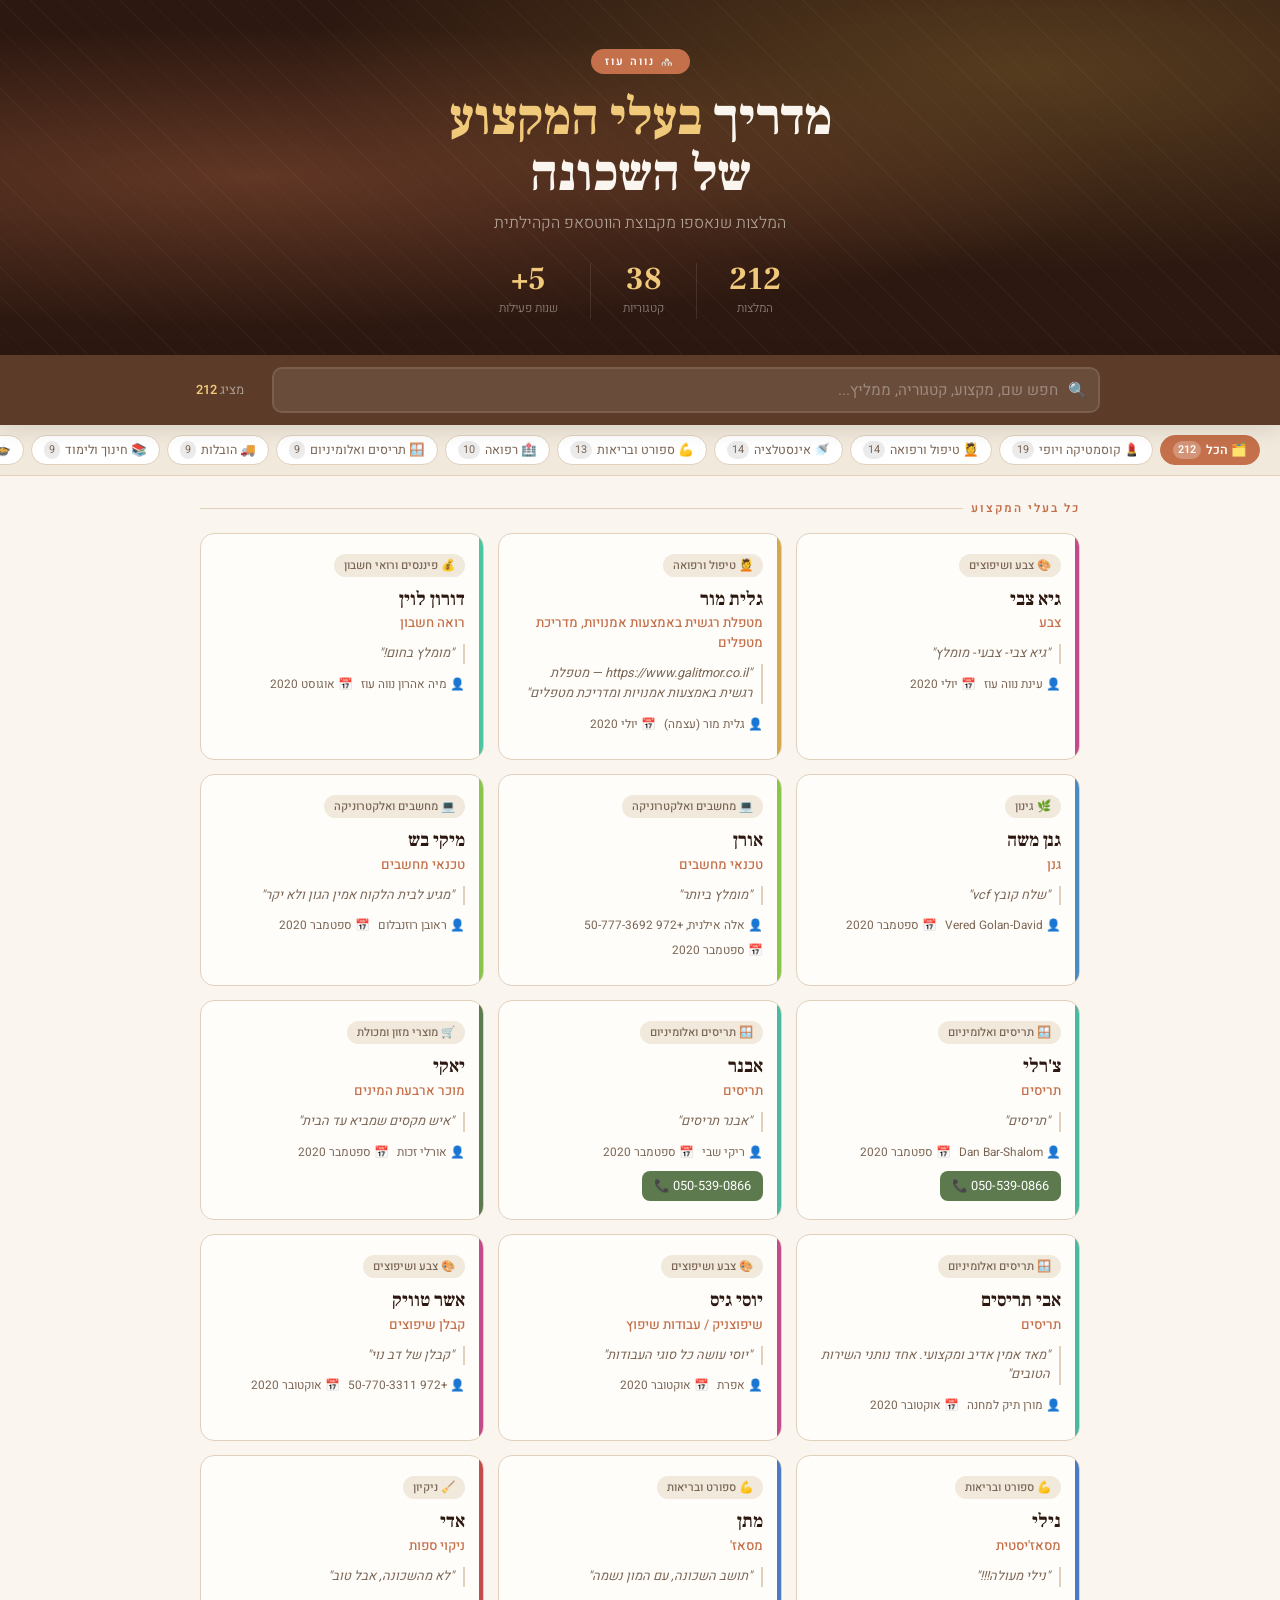
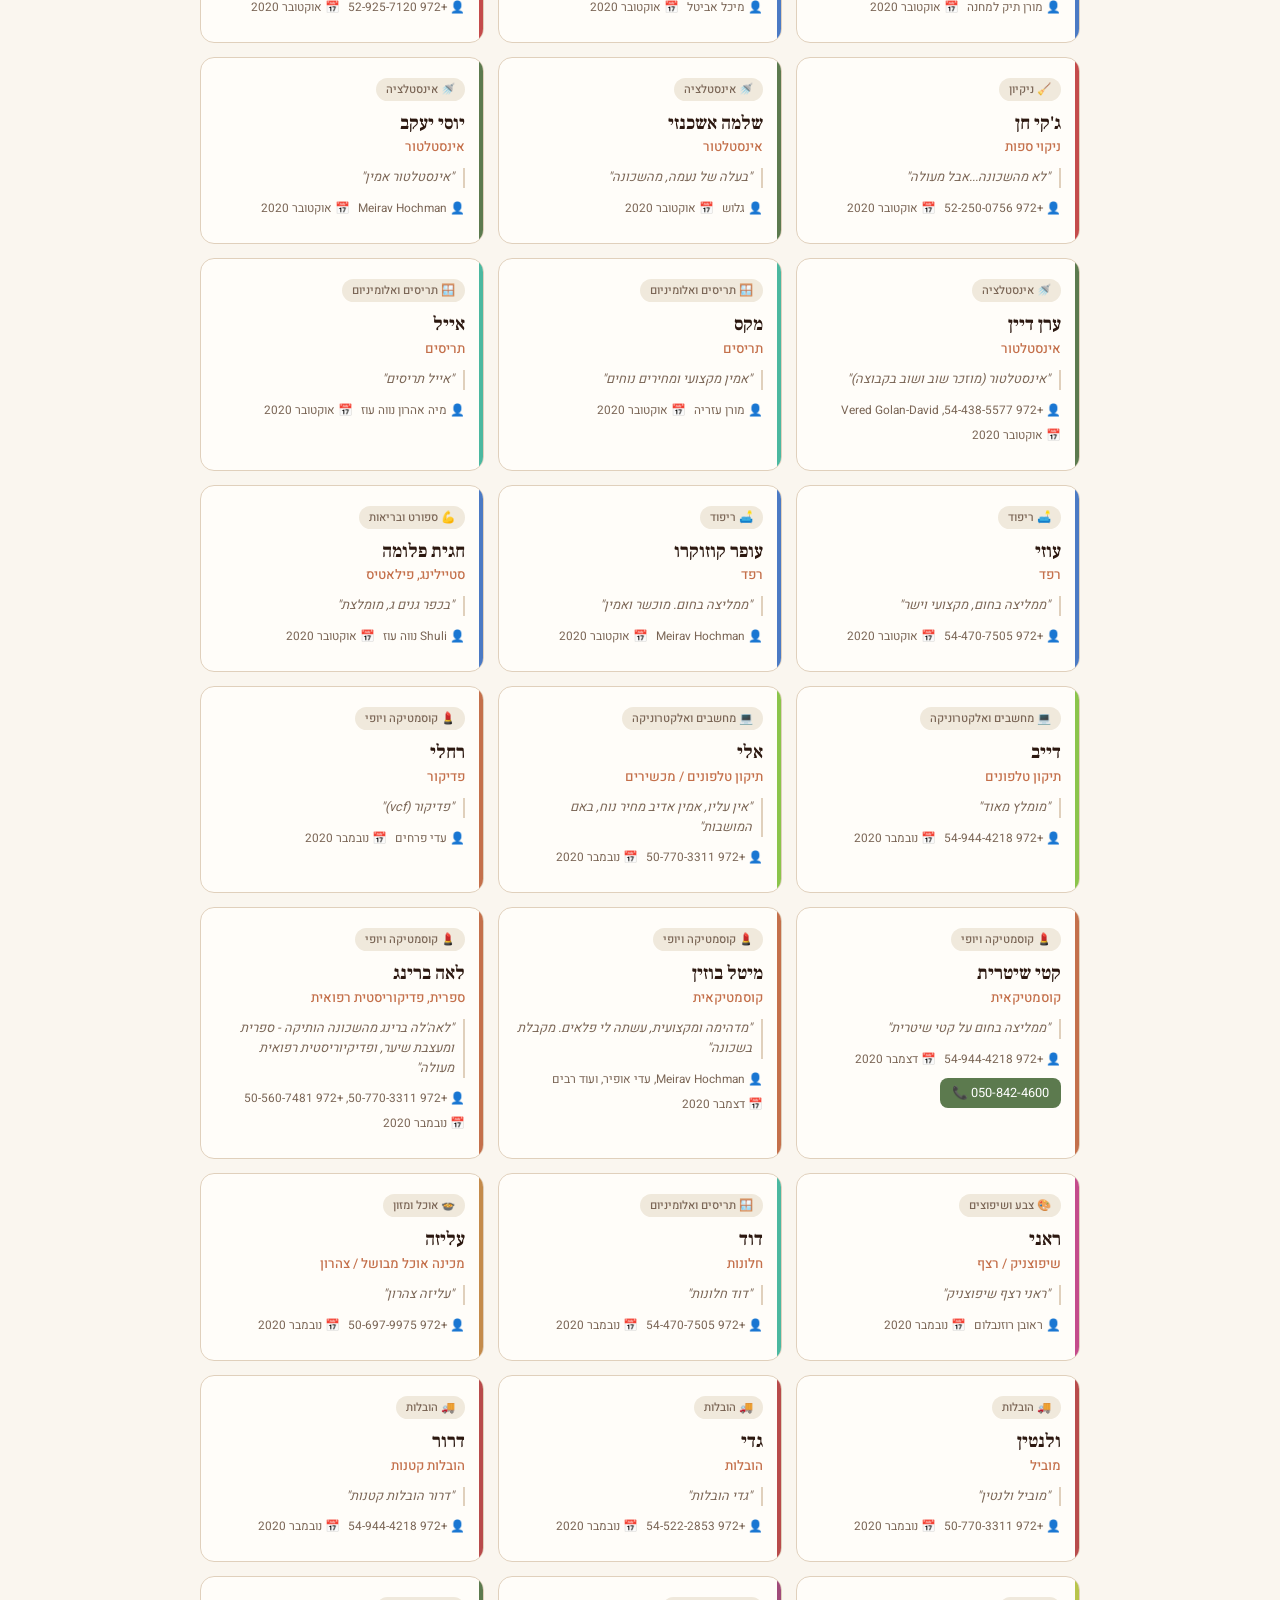
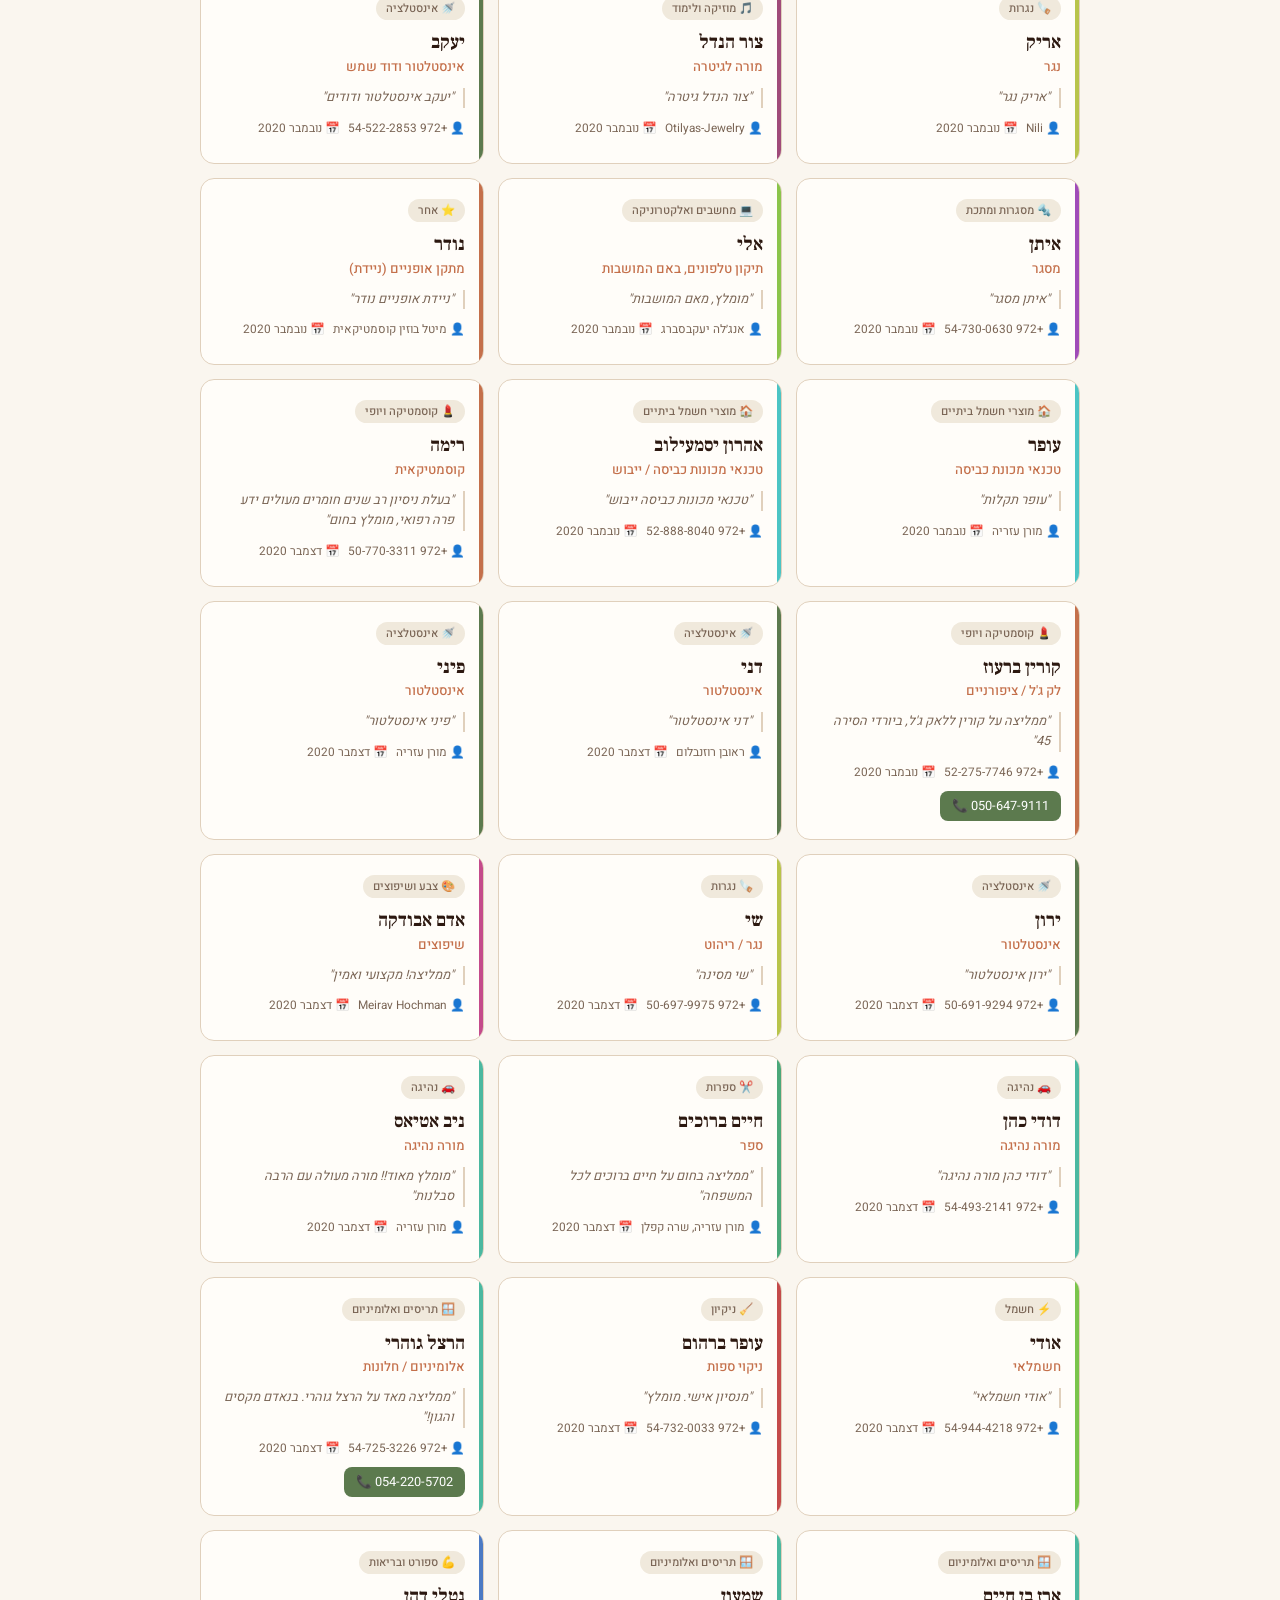
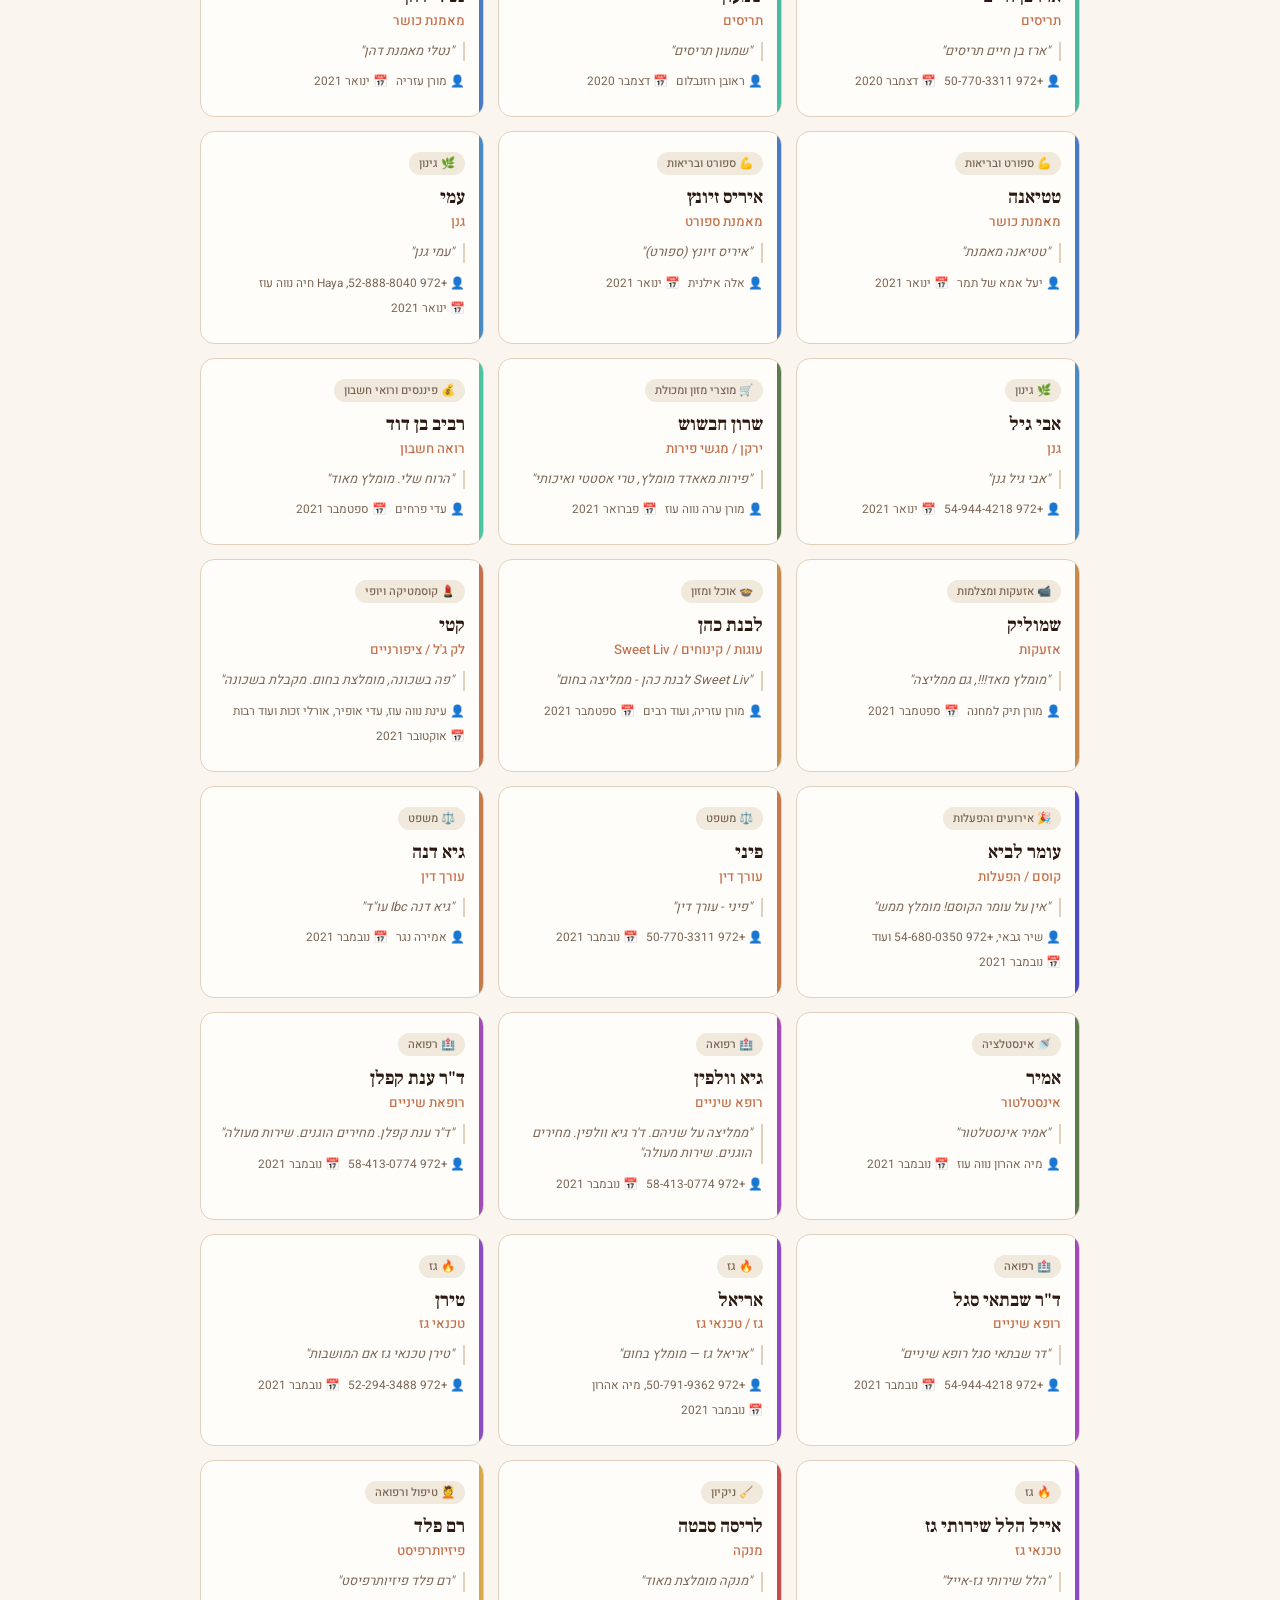
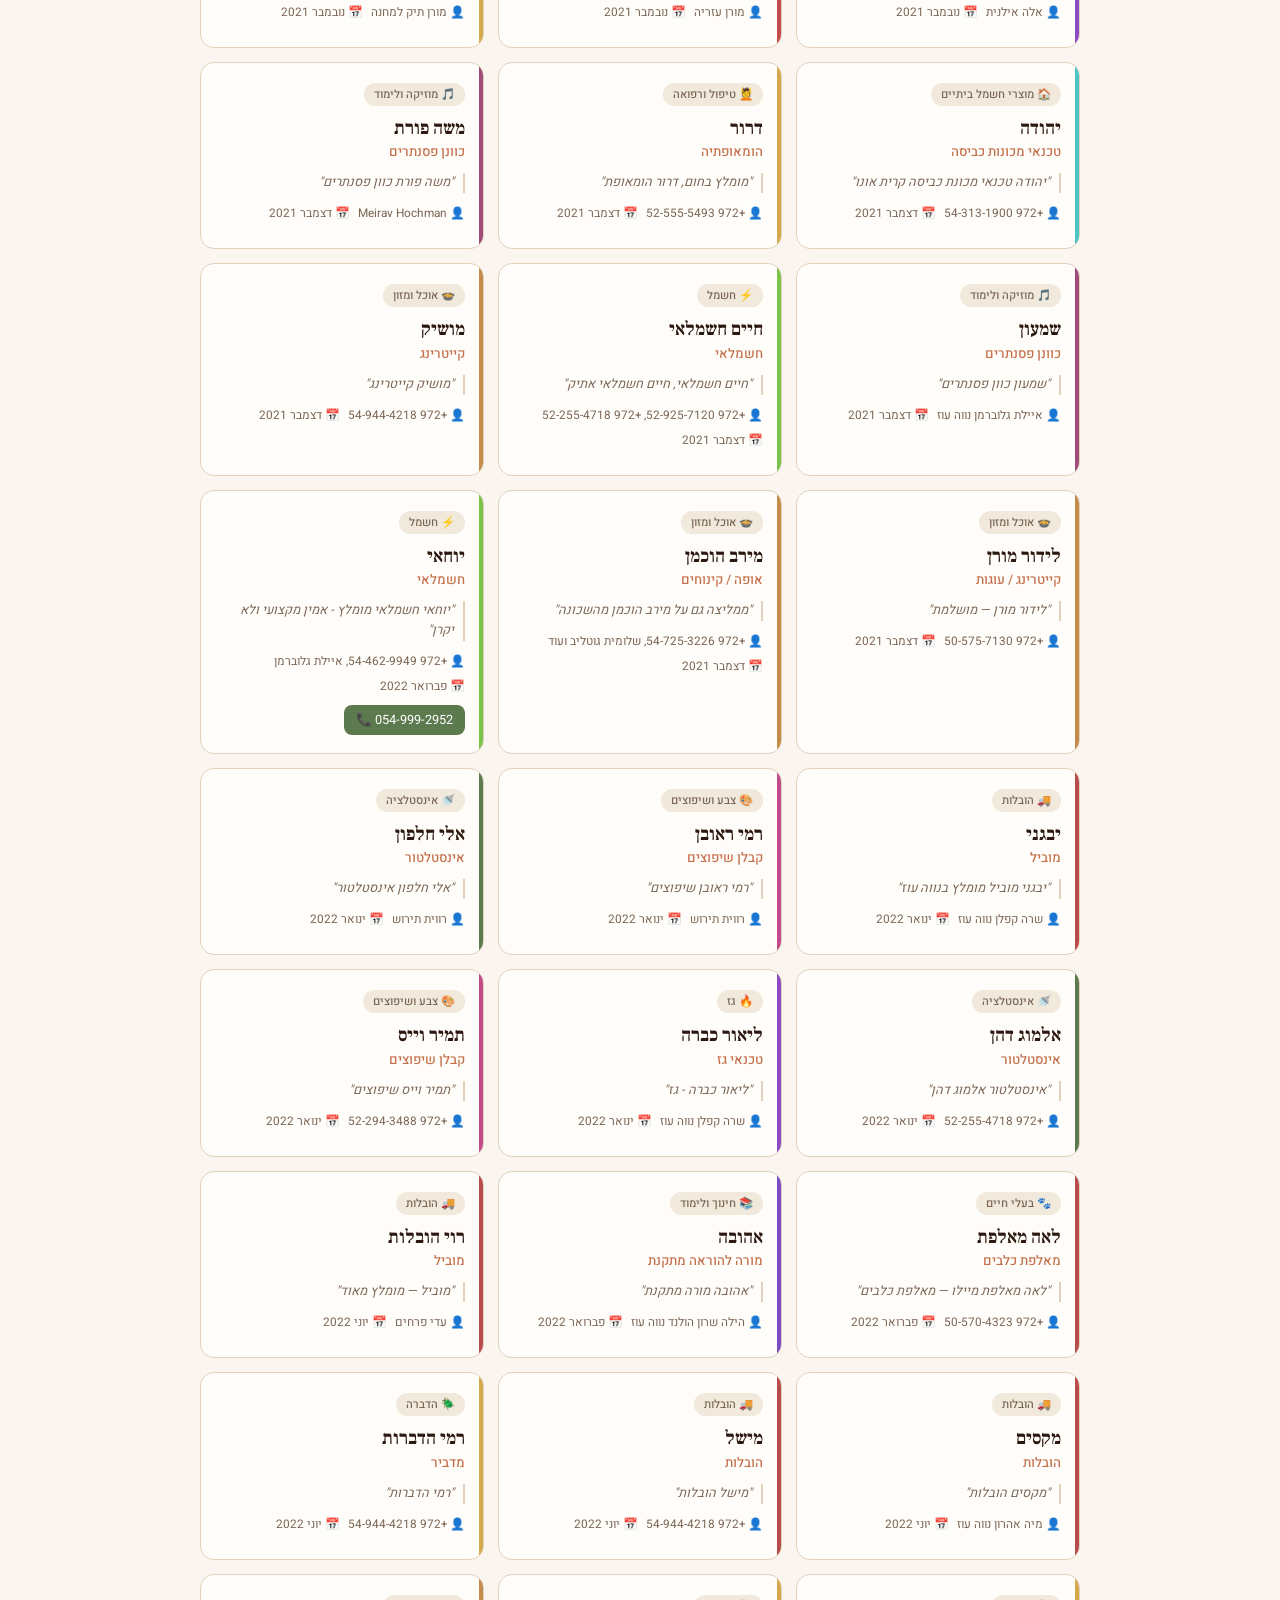
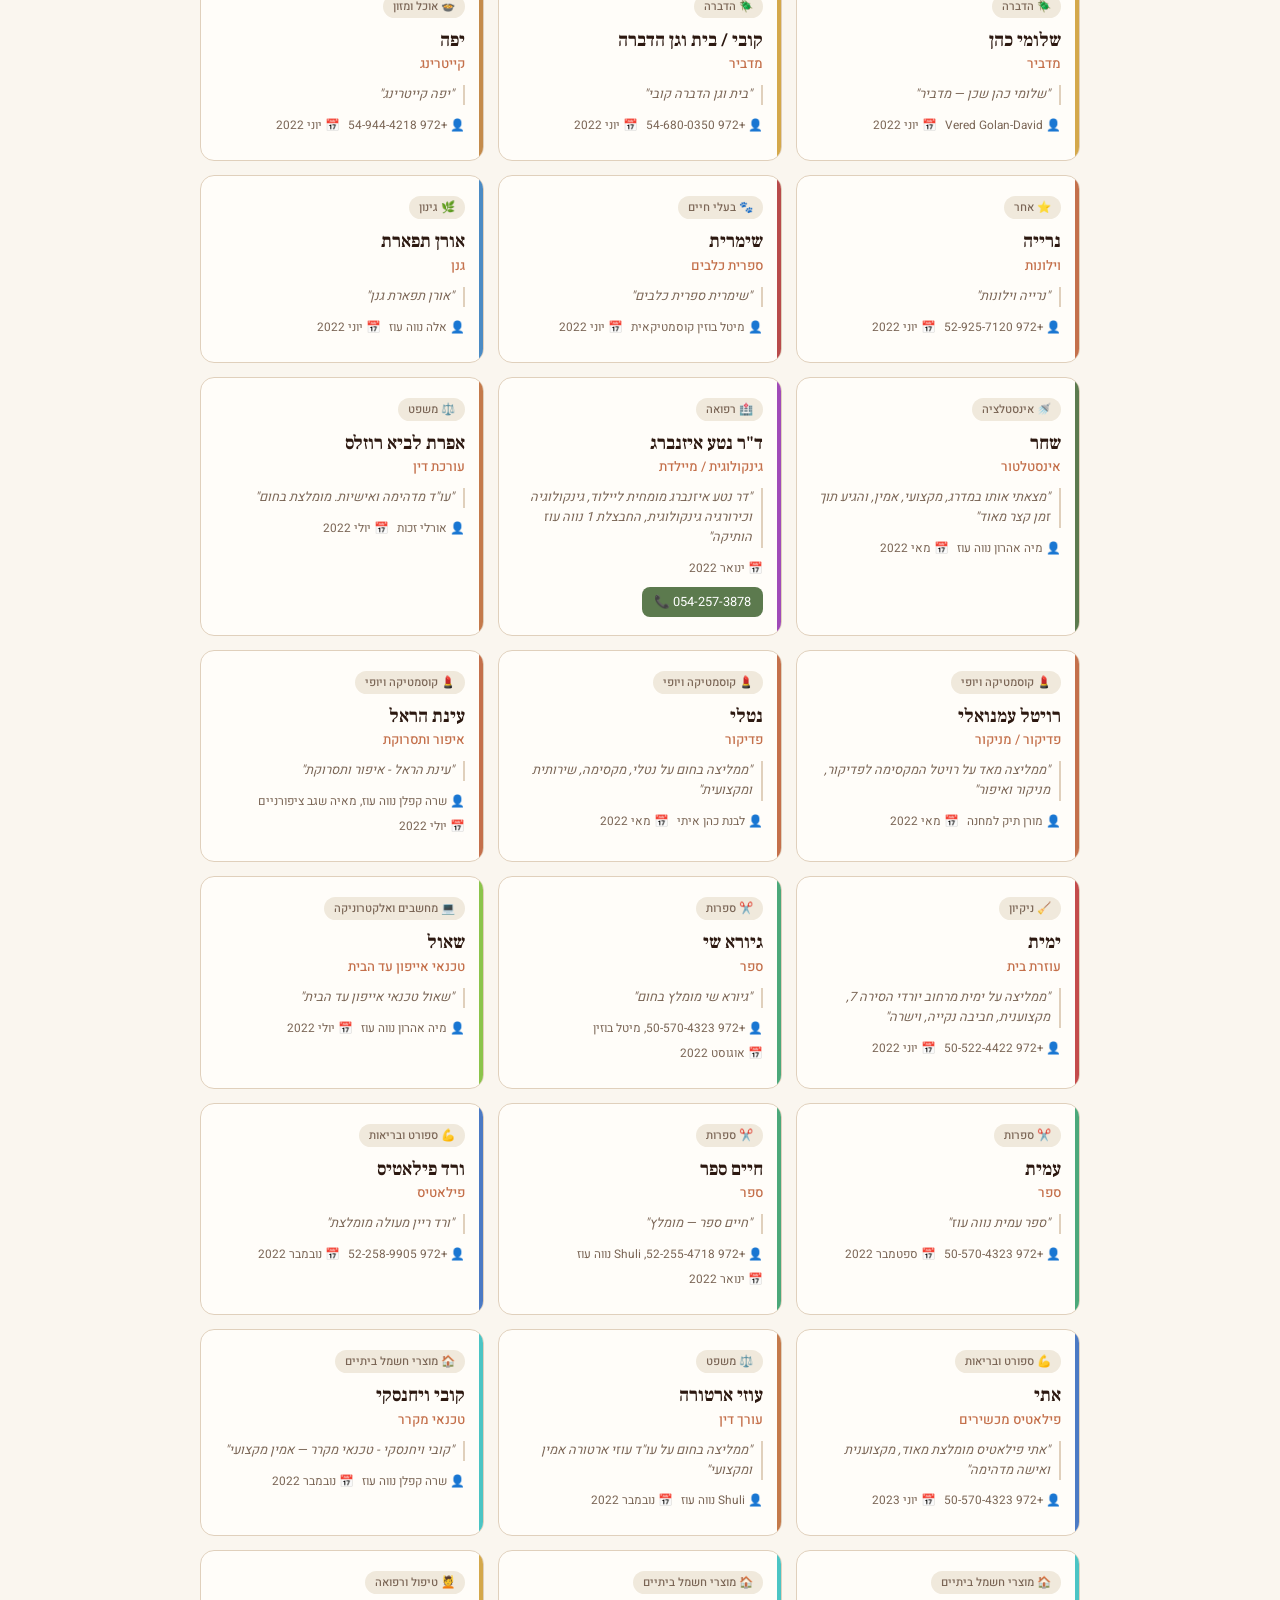
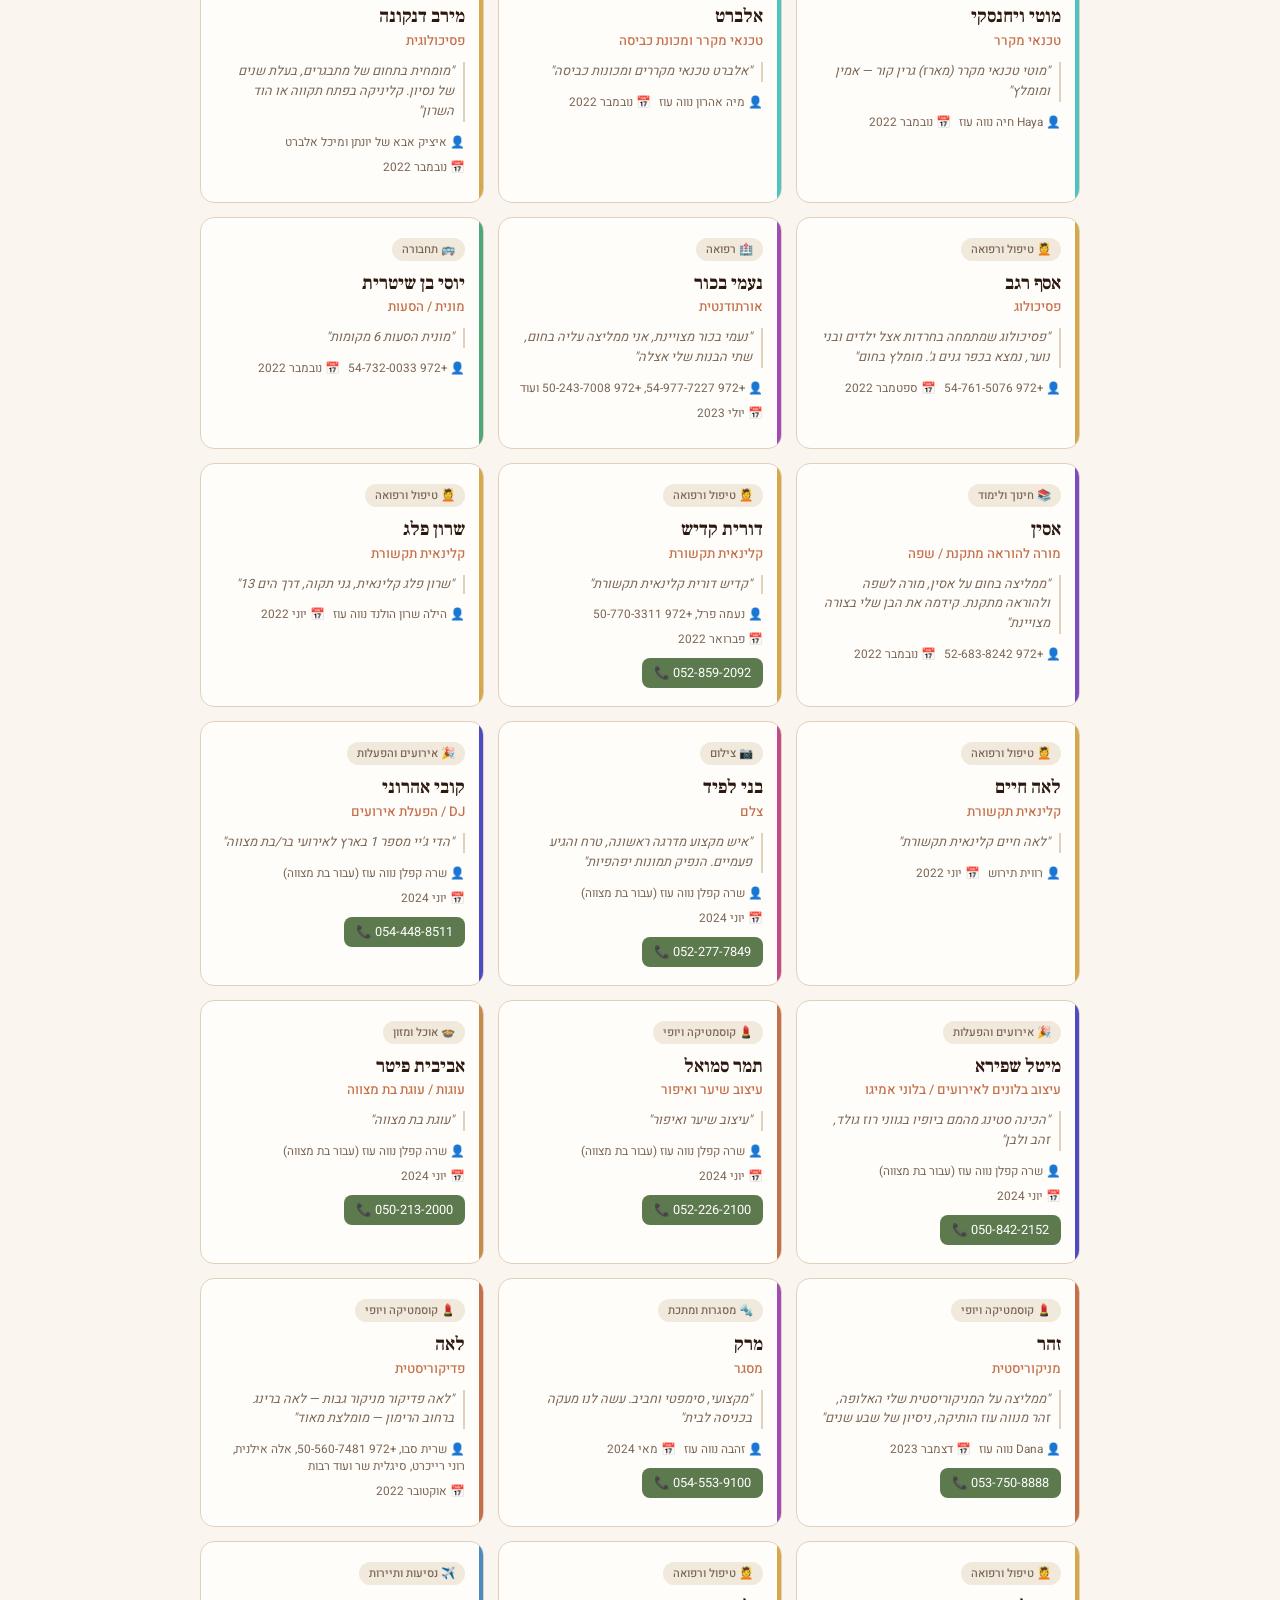
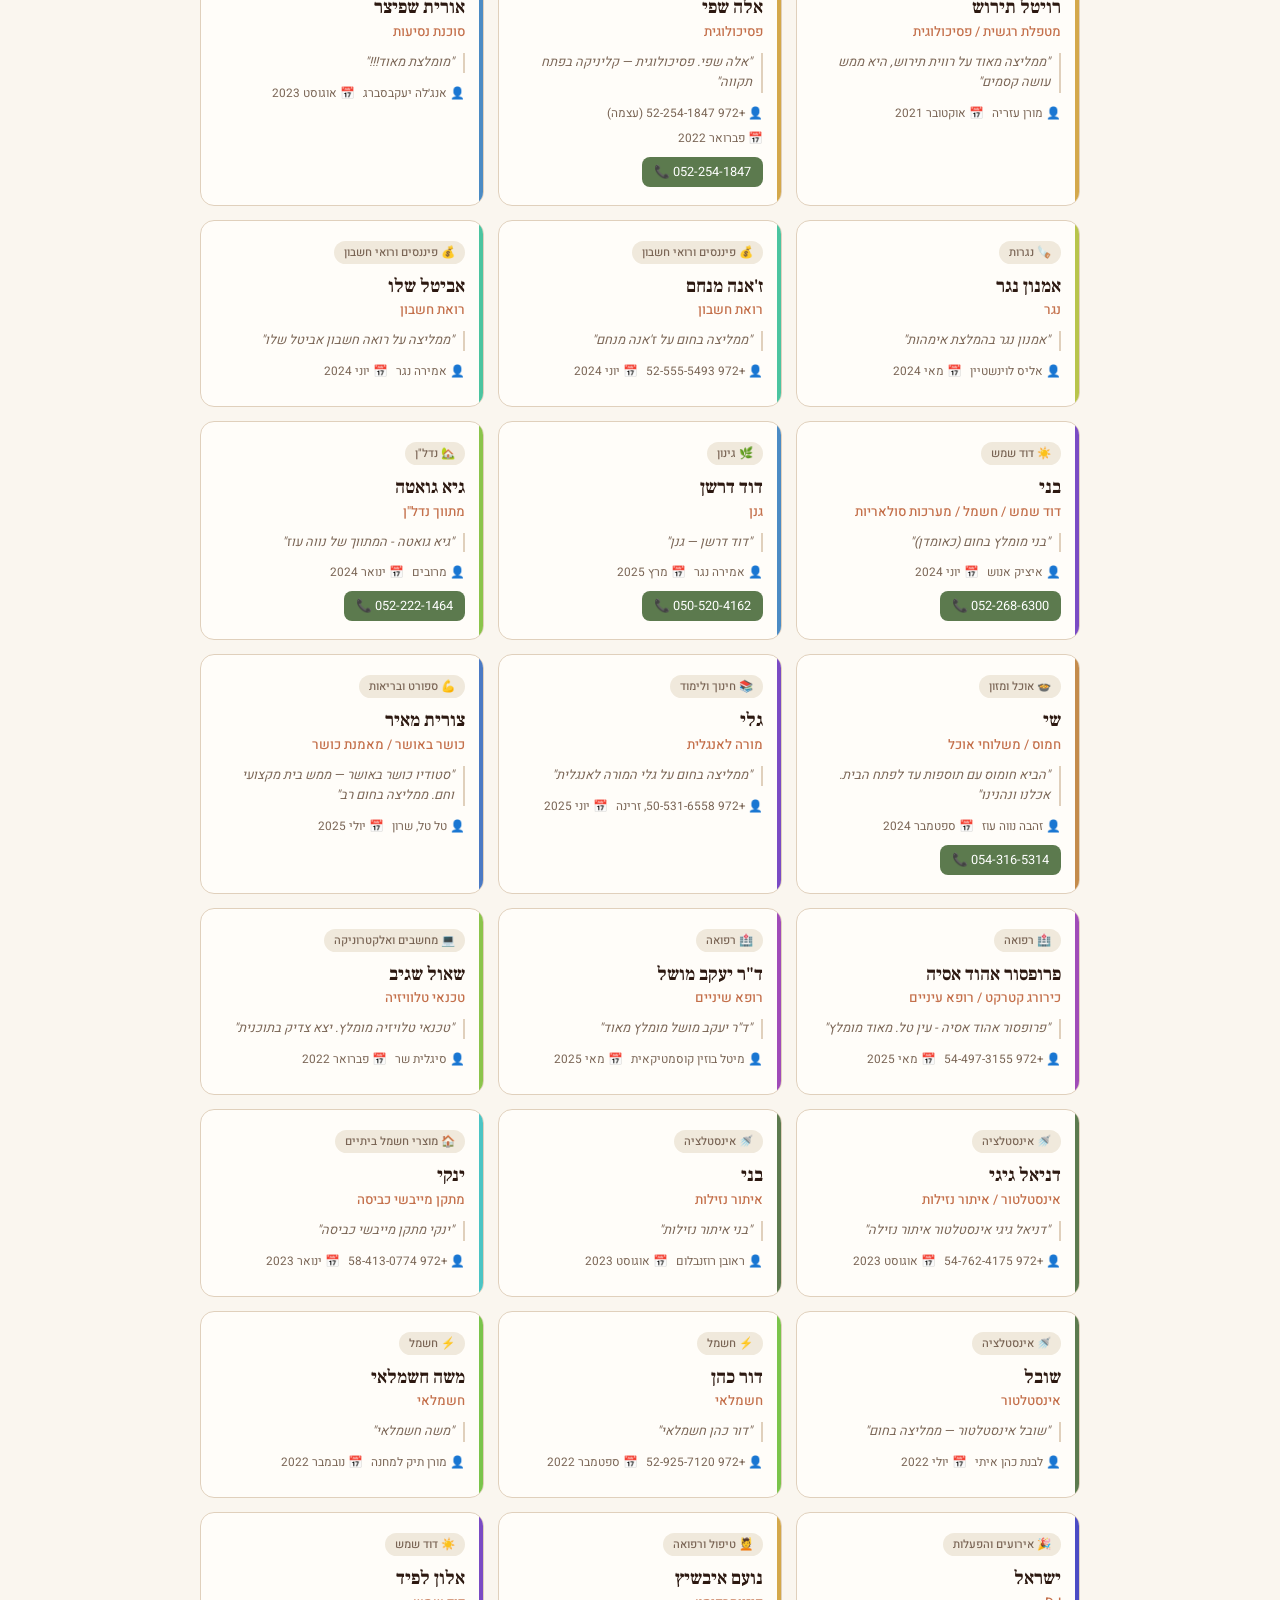
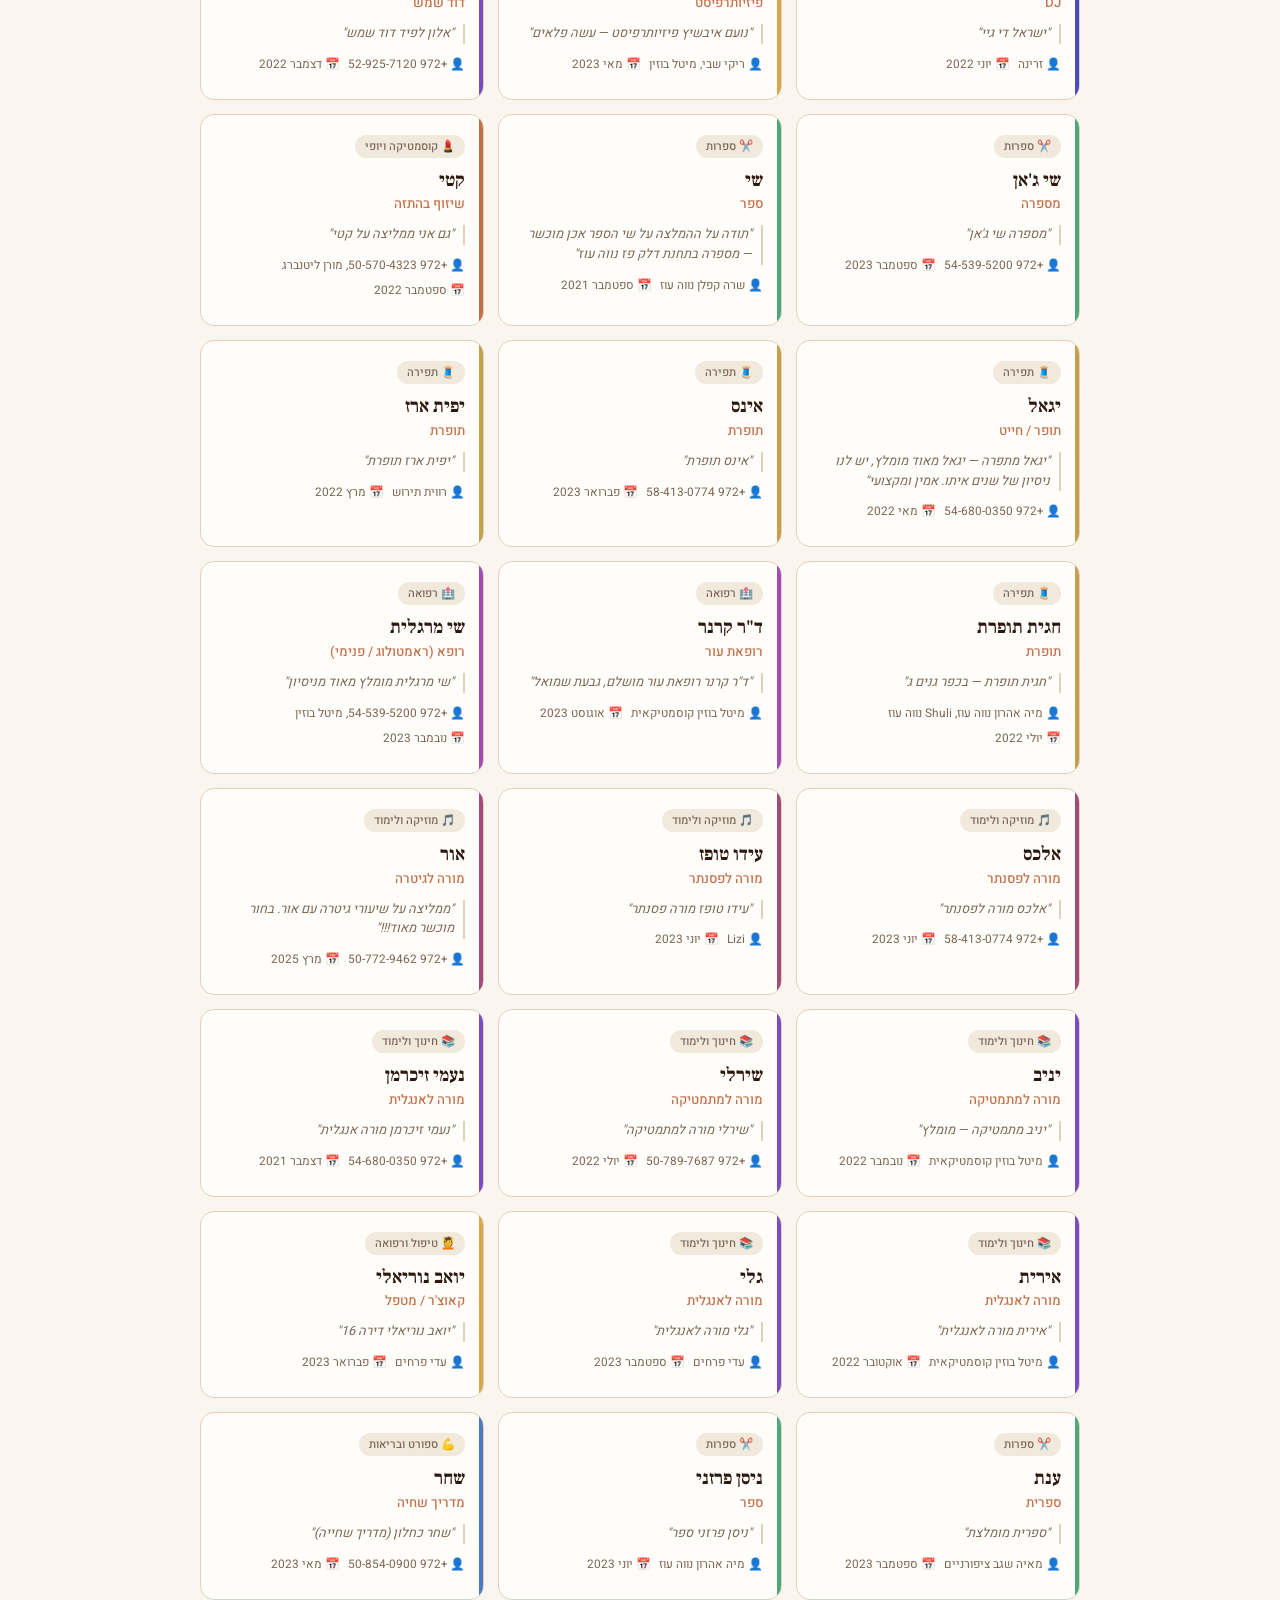
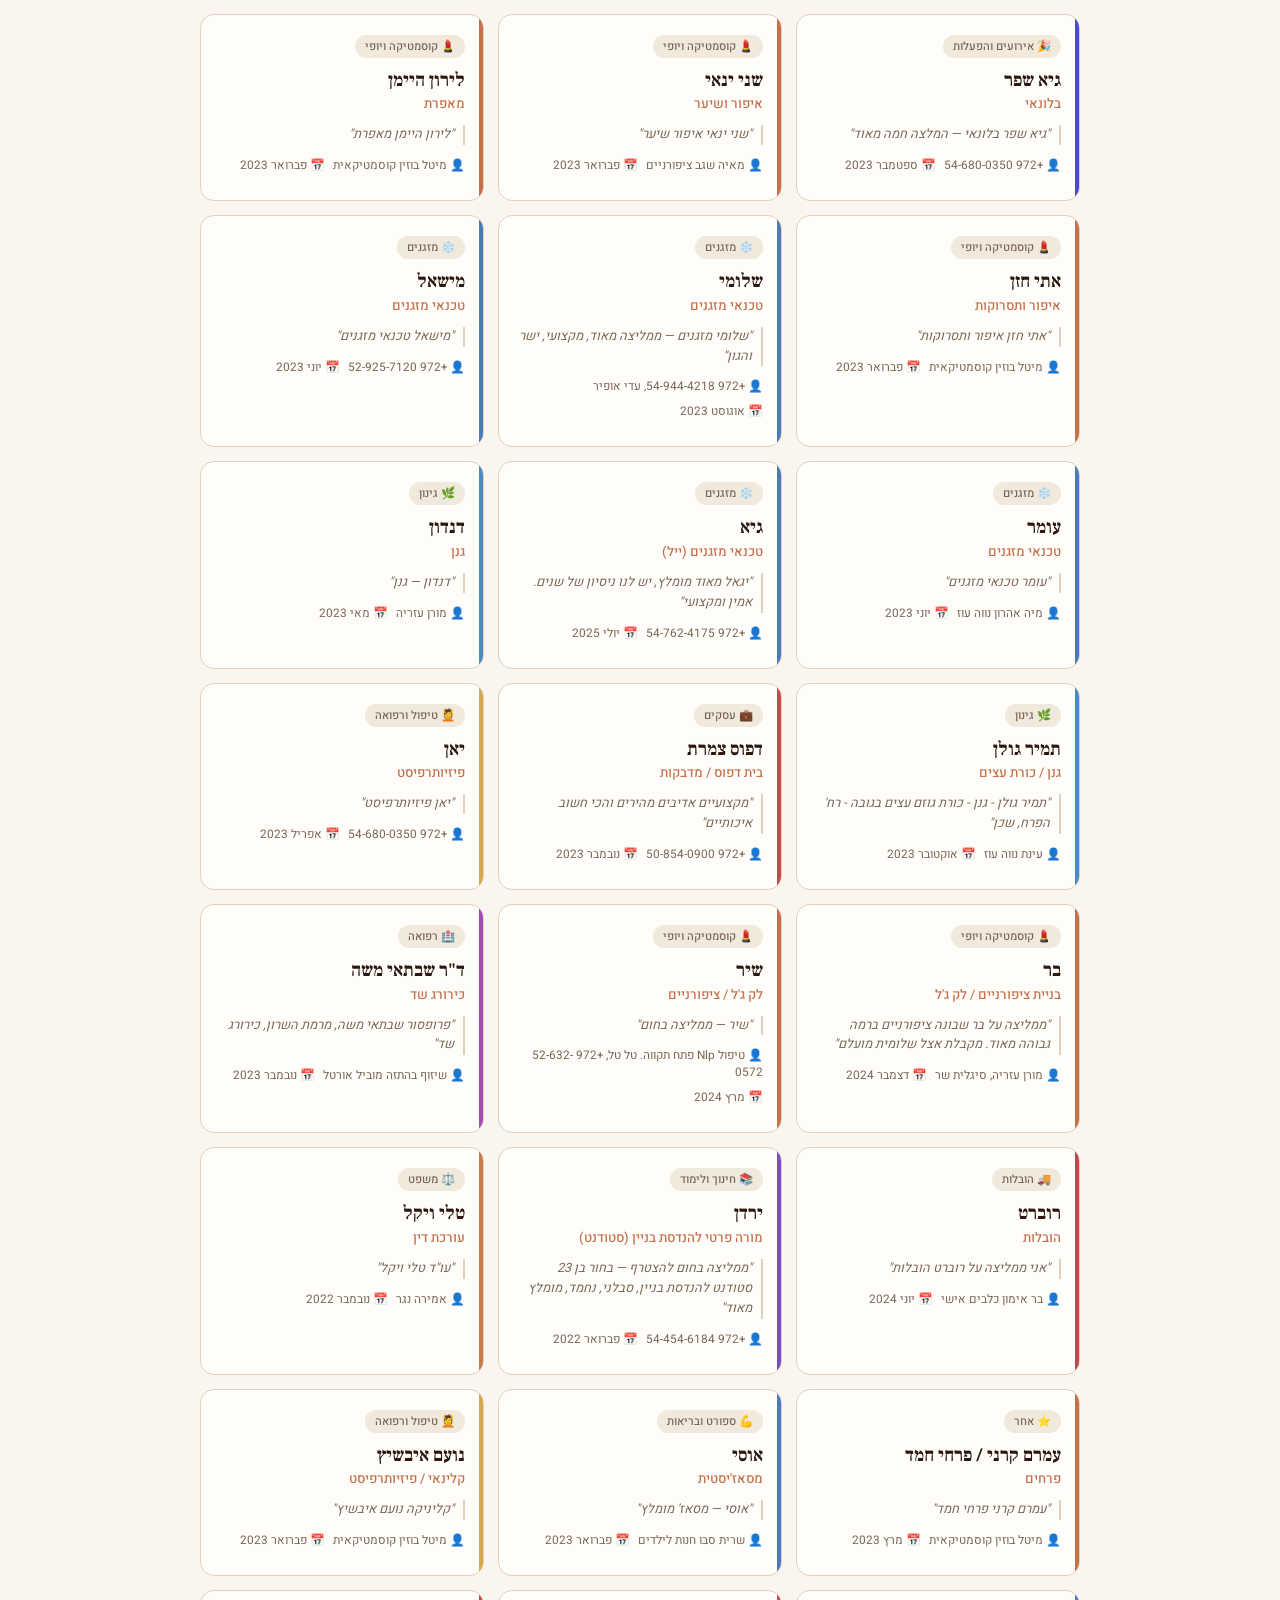
<file: naveh-oz.html>
<!DOCTYPE html>
<html lang="he" dir="rtl">
<head>
<meta charset="UTF-8">
<meta name="viewport" content="width=device-width, initial-scale=1.0">
<title>נווה עוז — מדריך בעלי מקצוע</title>
<link href="https://fonts.googleapis.com/css2?family=Frank+Ruhl+Libre:wght@400;700;900&family=Heebo:wght@300;400;500;600&display=swap" rel="stylesheet">
<style>
  :root {
    --terra: #C4704B;
    --terra-light: #E8956D;
    --terra-dark: #A05535;
    --gold: #D4A84B;
    --gold-light: #F0C97A;
    --cream: #FAF6EF;
    --cream-dark: #F0E9DC;
    --olive: #5C7A4E;
    --olive-light: #7A9A6A;
    --brown: #2C1810;
    --brown-mid: #5C3B28;
    --text: #2C1810;
    --text-muted: #7A6555;
    --border: #E0D0BC;
    --shadow: rgba(44,24,16,0.12);
    --card-bg: #FFFDF9;
  }
  * { box-sizing: border-box; margin: 0; padding: 0; }
  body {
    font-family: 'Heebo', sans-serif;
    background: var(--cream);
    color: var(--text);
    min-height: 100vh;
    direction: rtl;
  }

  /* HERO */
  .hero {
    background: var(--brown);
    position: relative;
    overflow: hidden;
    padding: 48px 24px 36px;
    text-align: center;
  }
  .hero::before {
    content: '';
    position: absolute;
    inset: 0;
    background:
      radial-gradient(ellipse at 20% 50%, rgba(196,112,75,0.35) 0%, transparent 60%),
      radial-gradient(ellipse at 80% 20%, rgba(212,168,75,0.25) 0%, transparent 50%);
  }
  .hero-pattern {
    position: absolute;
    inset: 0;
    opacity: 0.03;
    background-image: repeating-linear-gradient(
      45deg, transparent, transparent 20px,
      rgba(255,255,255,1) 20px, rgba(255,255,255,1) 21px
    );
  }
  .hero-content { position: relative; z-index: 1; }
  .hero-badge {
    display: inline-block;
    background: var(--terra);
    color: white;
    font-size: 11px;
    font-weight: 600;
    letter-spacing: 2px;
    padding: 4px 14px;
    border-radius: 20px;
    margin-bottom: 16px;
  }
  .hero h1 {
    font-family: 'Frank Ruhl Libre', serif;
    font-size: clamp(2rem, 6vw, 3.2rem);
    font-weight: 900;
    color: var(--cream);
    line-height: 1.1;
    margin-bottom: 8px;
  }
  .hero h1 span { color: var(--gold-light); }
  .hero p {
    color: rgba(250,246,239,0.6);
    font-size: 1rem;
    font-weight: 300;
    margin-bottom: 28px;
  }
  .stats-bar {
    display: flex;
    justify-content: center;
    gap: 32px;
    flex-wrap: wrap;
  }
  .stat { text-align: center; }
  .stat-num {
    display: block;
    font-family: 'Frank Ruhl Libre', serif;
    font-size: 2rem;
    font-weight: 700;
    color: var(--gold-light);
    line-height: 1;
  }
  .stat-label {
    font-size: 0.75rem;
    color: rgba(250,246,239,0.5);
    font-weight: 300;
  }
  .stat-divider {
    width: 1px;
    background: rgba(255,255,255,0.1);
    align-self: stretch;
    min-height: 40px;
  }

  /* STICKY SEARCH */
  .search-bar {
    position: sticky;
    top: 0;
    z-index: 100;
    background: var(--brown-mid);
    padding: 12px 20px;
    box-shadow: 0 4px 20px var(--shadow);
  }
  .search-inner {
    max-width: 920px;
    margin: 0 auto;
    display: flex;
    gap: 12px;
    align-items: center;
  }
  .search-wrap { position: relative; flex: 1; }
  .search-icon {
    position: absolute;
    right: 13px;
    top: 50%;
    transform: translateY(-50%);
    font-size: 15px;
    pointer-events: none;
  }
  .search-input {
    width: 100%;
    padding: 10px 40px 10px 14px;
    border: 2px solid rgba(255,255,255,0.1);
    border-radius: 10px;
    background: rgba(255,255,255,0.09);
    color: white;
    font-family: 'Heebo', sans-serif;
    font-size: 0.95rem;
    direction: rtl;
    outline: none;
    transition: border-color 0.2s, background 0.2s;
  }
  .search-input::placeholder { color: rgba(255,255,255,0.35); }
  .search-input:focus {
    border-color: var(--terra-light);
    background: rgba(255,255,255,0.14);
  }
  .result-count {
    color: rgba(255,255,255,0.5);
    font-size: 0.8rem;
    white-space: nowrap;
    min-width: 80px;
    text-align: center;
  }
  .result-count span { color: var(--gold-light); font-weight: 600; }

  /* FILTERS */
  .filters-wrap {
    background: var(--cream-dark);
    border-bottom: 1px solid var(--border);
    padding: 10px 20px;
    overflow-x: auto;
    scrollbar-width: none;
  }
  .filters-wrap::-webkit-scrollbar { display: none; }
  .filters {
    display: flex;
    gap: 7px;
    max-width: 920px;
    margin: 0 auto;
    flex-wrap: nowrap;
    min-width: max-content;
  }
  .filter-chip {
    display: inline-flex;
    align-items: center;
    gap: 5px;
    padding: 5px 12px;
    border-radius: 20px;
    border: 1.5px solid var(--border);
    background: white;
    color: var(--text-muted);
    font-family: 'Heebo', sans-serif;
    font-size: 0.78rem;
    cursor: pointer;
    white-space: nowrap;
    transition: all 0.15s;
    user-select: none;
  }
  .filter-chip:hover { border-color: var(--terra); color: var(--terra-dark); background: #FFF8F4; }
  .filter-chip.active { background: var(--terra); border-color: var(--terra); color: white; font-weight: 600; }
  .chip-count {
    background: rgba(0,0,0,0.08);
    border-radius: 10px;
    padding: 1px 5px;
    font-size: 0.68rem;
  }
  .filter-chip.active .chip-count { background: rgba(255,255,255,0.25); }

  /* MAIN */
  .main {
    max-width: 920px;
    margin: 0 auto;
    padding: 24px 20px 60px;
  }
  .section-label {
    font-size: 0.73rem;
    font-weight: 600;
    color: var(--terra);
    letter-spacing: 2px;
    margin-bottom: 16px;
    display: flex;
    align-items: center;
    gap: 8px;
  }
  .section-label::after { content: ''; flex: 1; height: 1px; background: var(--border); }

  /* GRID */
  .grid {
    display: grid;
    grid-template-columns: repeat(auto-fill, minmax(265px, 1fr));
    gap: 14px;
  }

  /* CARD */
  .card {
    background: var(--card-bg);
    border: 1px solid var(--border);
    border-radius: 14px;
    padding: 18px;
    position: relative;
    transition: transform 0.2s, box-shadow 0.2s, border-color 0.2s;
    overflow: hidden;
    animation: fadeUp 0.35s ease both;
  }
  .card::before {
    content: '';
    position: absolute;
    top: 0;
    right: 0;
    width: 4px;
    height: 100%;
    background: var(--cat-color, var(--terra));
  }
  .card:hover {
    transform: translateY(-3px);
    box-shadow: 0 8px 28px var(--shadow);
    border-color: var(--terra-light);
  }
  .card-cat {
    display: inline-flex;
    align-items: center;
    gap: 5px;
    background: var(--cream-dark);
    border-radius: 20px;
    padding: 3px 10px;
    font-size: 0.71rem;
    color: var(--text-muted);
    font-weight: 500;
    margin-bottom: 11px;
    cursor: pointer;
    transition: background 0.15s;
  }
  .card-cat:hover { background: var(--border); }
  .card-name {
    font-family: 'Frank Ruhl Libre', serif;
    font-size: 1.18rem;
    font-weight: 700;
    color: var(--brown);
    margin-bottom: 3px;
    line-height: 1.2;
  }
  .card-profession {
    font-size: 0.83rem;
    color: var(--terra);
    font-weight: 500;
    margin-bottom: 11px;
  }
  .card-desc {
    font-size: 0.8rem;
    color: var(--text-muted);
    line-height: 1.55;
    margin-bottom: 12px;
    border-right: 2px solid var(--border);
    padding-right: 9px;
    font-style: italic;
  }
  .card-meta {
    display: flex;
    flex-wrap: wrap;
    gap: 8px;
    align-items: center;
    margin-bottom: 8px;
  }
  .meta-item {
    display: flex;
    align-items: center;
    gap: 4px;
    font-size: 0.74rem;
    color: var(--text-muted);
  }
  .phone-btn {
    display: inline-flex;
    align-items: center;
    gap: 6px;
    background: var(--olive);
    color: white;
    border: none;
    border-radius: 8px;
    padding: 6px 12px;
    font-size: 0.8rem;
    font-family: 'Heebo', sans-serif;
    cursor: pointer;
    text-decoration: none;
    transition: background 0.15s;
    direction: ltr;
    margin-top: 2px;
  }
  .phone-btn:hover { background: var(--olive-light); }

  /* NO RESULTS */
  .no-results {
    grid-column: 1/-1;
    text-align: center;
    padding: 60px 20px;
    color: var(--text-muted);
    display: none;
  }
  .no-results.show { display: block; }
  .no-results h3 { font-family: 'Frank Ruhl Libre', serif; font-size: 1.4rem; margin: 12px 0 8px; }

  @keyframes fadeUp {
    from { opacity: 0; transform: translateY(10px); }
    to   { opacity: 1; transform: translateY(0); }
  }

  @media (max-width: 600px) {
    .stats-bar { gap: 16px; }
    .stat-num { font-size: 1.5rem; }
    .grid { grid-template-columns: 1fr; }
    .stat-divider { display: none; }
  }

  .footer {
    text-align: center;
    padding: 24px;
    font-size: 0.74rem;
    color: var(--text-muted);
    border-top: 1px solid var(--border);
  }
</style>
</head>
<body>

<header class="hero">
  <div class="hero-pattern"></div>
  <div class="hero-content">
    <span class="hero-badge">🏘️ נווה עוז</span>
    <h1>מדריך <span>בעלי המקצוע</span><br>של השכונה</h1>
    <p>המלצות שנאספו מקבוצת הווטסאפ הקהילתית</p>
    <div class="stats-bar">
      <div class="stat">
        <span class="stat-num" id="totalCount">213</span>
        <span class="stat-label">המלצות</span>
      </div>
      <div class="stat-divider"></div>
      <div class="stat">
        <span class="stat-num">38</span>
        <span class="stat-label">קטגוריות</span>
      </div>
      <div class="stat-divider"></div>
      <div class="stat">
        <span class="stat-num">5+</span>
        <span class="stat-label">שנות פעילות</span>
      </div>
    </div>
  </div>
</header>

<div class="search-bar">
  <div class="search-inner">
    <div class="search-wrap">
      <span class="search-icon">🔍</span>
      <input type="text" class="search-input" id="searchInput"
             placeholder="חפש שם, מקצוע, קטגוריה, ממליץ..." autocomplete="off">
    </div>
    <div class="result-count">מציג <span id="visibleCount">213</span></div>
  </div>
</div>

<div class="filters-wrap">
  <div class="filters" id="filterChips"></div>
</div>

<main class="main">
  <div class="section-label" id="sectionLabel">כל בעלי המקצוע</div>
  <div class="grid" id="cardsGrid"></div>
  <div class="no-results" id="noResults">
    <div style="font-size:3rem">🔍</div>
    <h3>לא נמצאו תוצאות</h3>
    <p>נסה לחפש במילות מפתח אחרות</p>
  </div>
</main>

<footer class="footer">
  נבנה עבור קהילת נווה עוז • המידע נאסף מקבוצת הווטסאפ הקהילתית
</footer>

<script>
const DATA = [{"name": "גיא צבי", "profession": "צבע", "phone": null, "recommender": "עינת נווה עוז", "date": "7/29/20", "description": "גיא צבי- צבעי- מומלץ (קובץ vcf)", "category": "צבע ושיפוצים"}, {"name": "גלית מור", "profession": "מטפלת רגשית באמצעות אמנויות, מדריכת מטפלים", "phone": null, "recommender": "גלית מור (עצמה)", "date": "7/24/20", "description": "https://www.galitmor.co.il — מטפלת רגשית באמצעות אמנויות ומדריכת מטפלים", "category": "טיפול ורפואה"}, {"name": "דורון לוין", "profession": "רואה חשבון", "phone": null, "recommender": "מיה אהרון נווה עוז", "date": "8/30/20", "description": "מומלץ בחום! (קובץ vcf)", "category": "פיננסים ורואי חשבון"}, {"name": "גנן משה", "profession": "גנן", "phone": null, "recommender": "Vered Golan-David", "date": "9/1/20", "description": "שלח קובץ vcf", "category": "גינון"}, {"name": "אורן", "profession": "טכנאי מחשבים", "phone": null, "recommender": "אלה אילנית, +972 50-777-3692", "date": "9/12/20", "description": "מומלץ ביותר", "category": "מחשבים ואלקטרוניקה"}, {"name": "מיקי בש", "profession": "טכנאי מחשבים", "phone": null, "recommender": "ראובן רוזנבלום", "date": "9/12/20", "description": "מגיע לבית הלקוח אמין הגון ולא יקר", "category": "מחשבים ואלקטרוניקה"}, {"name": "צ'רלי", "profession": "תריסים", "phone": "050-539-0866", "recommender": "Dan Bar-Shalom", "date": "9/30/20", "description": "תריסים (קובץ vcf + מספר טלפון)", "category": "תריסים ואלומיניום"}, {"name": "אבנר", "profession": "תריסים", "phone": "050-539-0866", "recommender": "ריקי שבי", "date": "9/30/20", "description": "אבנר תריסים", "category": "תריסים ואלומיניום"}, {"name": "יאקי", "profession": "מוכר ארבעת המינים", "phone": null, "recommender": "אורלי זכות", "date": "9/30/20", "description": "איש מקסים שמביא עד הבית", "category": "מוצרי מזון ומכולת"}, {"name": "אבי תריסים", "profession": "תריסים", "phone": null, "recommender": "מורן תיק למחנה", "date": "10/8/20", "description": "מאד אמין אדיב ומקצועי. אחד נותני השירות הטובים", "category": "תריסים ואלומיניום"}, {"name": "יוסי גיס", "profession": "שיפוצניק / עבודות שיפוץ", "phone": null, "recommender": "אפרת", "date": "10/18/20", "description": "יוסי עושה כל סוגי העבודות", "category": "צבע ושיפוצים"}, {"name": "אשר טוויק", "profession": "קבלן שיפוצים", "phone": null, "recommender": "+972 50-770-3311", "date": "10/18/20", "description": "קבלן של דב נוי", "category": "צבע ושיפוצים"}, {"name": "נילי", "profession": "מסאז'יסטית", "phone": null, "recommender": "מורן תיק למחנה", "date": "10/18/20", "description": "נילי מעולה!!!", "category": "ספורט ובריאות"}, {"name": "מתן", "profession": "מסאז'", "phone": null, "recommender": "מיכל אביטל", "date": "10/18/20", "description": "תושב השכונה, עם המון נשמה", "category": "ספורט ובריאות"}, {"name": "אדי", "profession": "ניקוי ספות", "phone": null, "recommender": "+972 52-925-7120", "date": "10/20/20", "description": "לא מהשכונה, אבל טוב", "category": "ניקיון"}, {"name": "ג'קי חן", "profession": "ניקוי ספות", "phone": null, "recommender": "+972 52-250-0756", "date": "10/20/20", "description": "לא מהשכונה...אבל מעולה", "category": "ניקיון"}, {"name": "שלמה אשכנזי", "profession": "אינסטלטור", "phone": null, "recommender": "גלוש", "date": "10/22/20", "description": "בעלה של נעמה, מהשכונה", "category": "אינסטלציה"}, {"name": "יוסי יעקב", "profession": "אינסטלטור", "phone": null, "recommender": "Meirav Hochman", "date": "10/22/20", "description": "אינסטלטור אמין", "category": "אינסטלציה"}, {"name": "ערן דיין", "profession": "אינסטלטור", "phone": null, "recommender": "+972 54-438-5577, Vered Golan-David", "date": "10/22/20", "description": "אינסטלטור (מוזכר שוב ושוב בקבוצה)", "category": "אינסטלציה"}, {"name": "מקס", "profession": "תריסים", "phone": null, "recommender": "מורן עזריה", "date": "10/23/20", "description": "אמין מקצועי ומחירים נוחים", "category": "תריסים ואלומיניום"}, {"name": "אייל", "profession": "תריסים", "phone": null, "recommender": "מיה אהרון נווה עוז", "date": "10/23/20", "description": "אייל תריסים", "category": "תריסים ואלומיניום"}, {"name": "עוזי", "profession": "רפד", "phone": null, "recommender": "+972 54-470-7505", "date": "10/25/20", "description": "ממליצה בחום, מקצועי וישר", "category": "ריפוד"}, {"name": "עופר קוזוקרו", "profession": "רפד", "phone": null, "recommender": "Meirav Hochman", "date": "10/25/20", "description": "ממליצה בחום. מוכשר ואמין", "category": "ריפוד"}, {"name": "חגית פלומה", "profession": "סטיילינג, פילאטיס", "phone": null, "recommender": "Shuli נווה עוז", "date": "10/26/20", "description": "בכפר גנים ג, מומלצת", "category": "ספורט ובריאות"}, {"name": "דייב", "profession": "תיקון טלפונים", "phone": null, "recommender": "+972 54-944-4218", "date": "11/2/20", "description": "מומלץ מאוד", "category": "מחשבים ואלקטרוניקה"}, {"name": "אלי", "profession": "תיקון טלפונים / מכשירים", "phone": null, "recommender": "+972 50-770-3311", "date": "11/2/20", "description": "אין עליו, אמין אדיב מחיר נוח, באם המושבות", "category": "מחשבים ואלקטרוניקה"}, {"name": "רחלי", "profession": "פדיקור", "phone": null, "recommender": "עדי פרחים", "date": "11/4/20", "description": "פדיקור (vcf)", "category": "קוסמטיקה ויופי"}, {"name": "קטי שיטרית", "profession": "קוסמטיקאית", "phone": "050-842-4600", "recommender": "+972 54-944-4218", "date": "12/3/20", "description": "ממליצה בחום על קטי שיטרית", "category": "קוסמטיקה ויופי"}, {"name": "מיטל בוזין", "profession": "קוסמטיקאית", "phone": null, "recommender": "Meirav Hochman, עדי אופיר, ועוד רבים", "date": "12/3/20", "description": "מדהימה ומקצועית, עשתה לי פלאים. מקבלת בשכונה", "category": "קוסמטיקה ויופי"}, {"name": "לאה ברינג", "profession": "ספרית, פדיקוריסטית רפואית", "phone": null, "recommender": "+972 50-770-3311, +972 50-560-7481", "date": "11/4/20", "description": "לאה'לה ברינג מהשכונה הותיקה - ספרית ומעצבת שיער, ופדיקיוריסטית רפואית מעולה", "category": "קוסמטיקה ויופי"}, {"name": "ראני", "profession": "שיפוצניק / רצף", "phone": null, "recommender": "ראובן רוזנבלום", "date": "11/6/20", "description": "ראני רצף שיפוצניק", "category": "צבע ושיפוצים"}, {"name": "דוד", "profession": "חלונות", "phone": null, "recommender": "+972 54-470-7505", "date": "11/12/20", "description": "דוד חלונות", "category": "תריסים ואלומיניום"}, {"name": "עליזה", "profession": "מכינה אוכל מבושל / צהרון", "phone": null, "recommender": "+972 50-697-9975", "date": "11/12/20", "description": "עליזה צהרון", "category": "אוכל ומזון"}, {"name": "ולנטין", "profession": "מוביל", "phone": null, "recommender": "+972 50-770-3311", "date": "11/16/20", "description": "מוביל ולנטין", "category": "הובלות"}, {"name": "גדי", "profession": "הובלות", "phone": null, "recommender": "+972 54-522-2853", "date": "11/16/20", "description": "גדי הובלות", "category": "הובלות"}, {"name": "דרור", "profession": "הובלות קטנות", "phone": null, "recommender": "+972 54-944-4218", "date": "11/16/20", "description": "דרור הובלות קטנות", "category": "הובלות"}, {"name": "אריק", "profession": "נגר", "phone": null, "recommender": "Nili", "date": "11/16/20", "description": "אריק נגר", "category": "נגרות"}, {"name": "צור הנדל", "profession": "מורה לגיטרה", "phone": null, "recommender": "Otilyas-Jewelry", "date": "11/21/20", "description": "צור הנדל גיטרה", "category": "מוזיקה ולימוד"}, {"name": "יעקב", "profession": "אינסטלטור ודוד שמש", "phone": null, "recommender": "+972 54-522-2853", "date": "11/24/20", "description": "יעקב אינסטלטור ודודים", "category": "אינסטלציה"}, {"name": "איתן", "profession": "מסגר", "phone": null, "recommender": "+972 54-730-0630", "date": "11/24/20", "description": "איתן מסגר", "category": "מסגרות ומתכת"}, {"name": "אלי", "profession": "תיקון טלפונים, באם המושבות", "phone": null, "recommender": "אנג׳לה יעקבסברג", "date": "11/24/20", "description": "מומלץ, מאם המושבות", "category": "מחשבים ואלקטרוניקה"}, {"name": "נודר", "profession": "מתקן אופניים (ניידת)", "phone": null, "recommender": "מיטל בוזין קוסמטיקאית", "date": "11/28/20", "description": "ניידת אופניים נודר", "category": "אחר"}, {"name": "עופר", "profession": "טכנאי מכונת כביסה", "phone": null, "recommender": "מורן עזריה", "date": "11/29/20", "description": "עופר תקלות", "category": "מוצרי חשמל ביתיים"}, {"name": "אהרון יסמעילוב", "profession": "טכנאי מכונות כביסה / ייבוש", "phone": null, "recommender": "+972 52-888-8040", "date": "11/29/20", "description": "טכנאי מכונות כביסה ייבוש", "category": "מוצרי חשמל ביתיים"}, {"name": "רימה", "profession": "קוסמטיקאית", "phone": null, "recommender": "+972 50-770-3311", "date": "12/3/20", "description": "בעלת ניסיון רב שנים חומרים מעולים ידע פרה רפואי, מומלץ בחום", "category": "קוסמטיקה ויופי"}, {"name": "קורין ברעוז", "profession": "לק ג'ל / ציפורניים", "phone": "050-647-9111", "recommender": "+972 52-275-7746", "date": "11/4/20", "description": "ממליצה על קורין ללאק ג'ל, ביורדי הסירה 45", "category": "קוסמטיקה ויופי"}, {"name": "דני", "profession": "אינסטלטור", "phone": null, "recommender": "ראובן רוזנבלום", "date": "12/5/20", "description": "דני אינסטלטור", "category": "אינסטלציה"}, {"name": "פיני", "profession": "אינסטלטור", "phone": null, "recommender": "מורן עזריה", "date": "12/6/20", "description": "פיני אינסטלטור", "category": "אינסטלציה"}, {"name": "ירון", "profession": "אינסטלטור", "phone": null, "recommender": "+972 50-691-9294", "date": "12/6/20", "description": "ירון אינסטלטור", "category": "אינסטלציה"}, {"name": "שי", "profession": "נגר / ריהוט", "phone": null, "recommender": "+972 50-697-9975", "date": "12/7/20", "description": "שי מסינה", "category": "נגרות"}, {"name": "אדם אבודקה", "profession": "שיפוצים", "phone": null, "recommender": "Meirav Hochman", "date": "12/6/20", "description": "ממליצה! מקצועי ואמין", "category": "צבע ושיפוצים"}, {"name": "דודי כהן", "profession": "מורה נהיגה", "phone": null, "recommender": "+972 54-493-2141", "date": "12/14/20", "description": "דודי כהן מורה נהיגה", "category": "נהיגה"}, {"name": "חיים ברוכים", "profession": "ספר", "phone": null, "recommender": "מורן עזריה, שרה קפלן", "date": "12/15/20", "description": "ממליצה בחום על חיים ברוכים לכל המשפחה", "category": "ספרות"}, {"name": "ניב אטיאס", "profession": "מורה נהיגה", "phone": null, "recommender": "מורן עזריה", "date": "12/18/20", "description": "מומלץ מאוד!! מורה מעולה עם הרבה סבלנות", "category": "נהיגה"}, {"name": "אודי", "profession": "חשמלאי", "phone": null, "recommender": "+972 54-944-4218", "date": "12/19/20", "description": "אודי חשמלאי", "category": "חשמל"}, {"name": "עופר ברהום", "profession": "ניקוי ספות", "phone": null, "recommender": "+972 54-732-0033", "date": "12/21/20", "description": "מנסיון אישי. מומלץ", "category": "ניקיון"}, {"name": "הרצל גוהרי", "profession": "אלומיניום / חלונות", "phone": "054-220-5702", "recommender": "+972 54-725-3226", "date": "12/31/20", "description": "ממליצה מאד על הרצל גוהרי. בנאדם מקסים והגון!", "category": "תריסים ואלומיניום"}, {"name": "ארז בן חיים", "profession": "תריסים", "phone": null, "recommender": "+972 50-770-3311", "date": "12/31/20", "description": "ארז בן חיים תריסים", "category": "תריסים ואלומיניום"}, {"name": "שמעון", "profession": "תריסים", "phone": null, "recommender": "ראובן רוזנבלום", "date": "12/31/20", "description": "שמעון תריסים", "category": "תריסים ואלומיניום"}, {"name": "נטלי דהן", "profession": "מאמנת כושר", "phone": null, "recommender": "מורן עזריה", "date": "1/13/21", "description": "נטלי מאמנת דהן", "category": "ספורט ובריאות"}, {"name": "טטיאנה", "profession": "מאמנת כושר", "phone": null, "recommender": "יעל אמא של תמר", "date": "1/13/21", "description": "טטיאנה מאמנת", "category": "ספורט ובריאות"}, {"name": "איריס זיונץ", "profession": "מאמנת ספורט", "phone": null, "recommender": "אלה אילנית", "date": "1/13/21", "description": "איריס זיונץ (ספורט)", "category": "ספורט ובריאות"}, {"name": "עמי", "profession": "גנן", "phone": null, "recommender": "+972 52-888-8040, Haya חיה נווה עוז", "date": "1/26/21", "description": "עמי גנן", "category": "גינון"}, {"name": "אבי גיל", "profession": "גנן", "phone": null, "recommender": "+972 54-944-4218", "date": "1/26/21", "description": "אבי גיל גנן", "category": "גינון"}, {"name": "שרון חבשוש", "profession": "ירקן / מגשי פירות", "phone": null, "recommender": "מורן ערה נווה עוז", "date": "2/11/21", "description": "פירות מאאדד מומלץ, טרי אסטטי ואיכותי", "category": "מוצרי מזון ומכולת"}, {"name": "רביב בן דוד", "profession": "רואה חשבון", "phone": null, "recommender": "עדי פרחים", "date": "9/19/21", "description": "הרוח שלי. מומלץ מאוד", "category": "פיננסים ורואי חשבון"}, {"name": "שמוליק", "profession": "אזעקות", "phone": null, "recommender": "מורן תיק למחנה", "date": "9/20/21", "description": "מומלץ מאד!!!, גם ממליצה", "category": "אזעקות ומצלמות"}, {"name": "לבנת כהן", "profession": "עוגות / קינוחים / Sweet Liv", "phone": null, "recommender": "מורן עזריה, ועוד רבים", "date": "9/29/21", "description": "Sweet Liv לבנת כהן - ממליצה בחום", "category": "אוכל ומזון"}, {"name": "קטי", "profession": "לק ג'ל / ציפורניים", "phone": null, "recommender": "עינת נווה עוז, עדי אופיר, אורלי זכות ועוד רבות", "date": "10/13/21", "description": "פה בשכונה, מומלצת בחום. מקבלת בשכונה", "category": "קוסמטיקה ויופי"}, {"name": "עומר לביא", "profession": "קוסם / הפעלות", "phone": null, "recommender": "שיר גבאי, +972 54-680-0350 ועוד", "date": "11/10/21", "description": "אין על עומר הקוסם! מומלץ ממש", "category": "אירועים והפעלות"}, {"name": "פיני", "profession": "עורך דין", "phone": null, "recommender": "+972 50-770-3311", "date": "11/11/21", "description": "פיני - עורך דין", "category": "משפט"}, {"name": "גיא דנה", "profession": "עורך דין", "phone": null, "recommender": "אמירה נגר", "date": "11/11/21", "description": "גיא דנה Ibc עו\"ד", "category": "משפט"}, {"name": "אמיר", "profession": "אינסטלטור", "phone": null, "recommender": "מיה אהרון נווה עוז", "date": "11/6/21", "description": "אמיר אינסטלטור", "category": "אינסטלציה"}, {"name": "גיא וולפין", "profession": "רופא שיניים", "phone": null, "recommender": "+972 58-413-0774", "date": "11/21/21", "description": "ממליצה על שניהם. ד'ר גיא וולפין. מחירים הוגנים. שירות מעולה", "category": "רפואה"}, {"name": "ד\"ר ענת קפלן", "profession": "רופאת שיניים", "phone": null, "recommender": "+972 58-413-0774", "date": "11/21/21", "description": "ד\"ר ענת קפלן. מחירים הוגנים. שירות מעולה", "category": "רפואה"}, {"name": "ד\"ר שבתאי סגל", "profession": "רופא שיניים", "phone": null, "recommender": "+972 54-944-4218", "date": "11/21/21", "description": "דר שבתאי סגל רופא שיניים", "category": "רפואה"}, {"name": "אריאל", "profession": "גז / טכנאי גז", "phone": null, "recommender": "+972 50-791-9362, מיה אהרון", "date": "11/22/21", "description": "אריאל גז — מומלץ בחום", "category": "גז"}, {"name": "טירן", "profession": "טכנאי גז", "phone": null, "recommender": "+972 52-294-3488", "date": "11/22/21", "description": "טירן טכנאי גז אם המושבות", "category": "גז"}, {"name": "אייל הלל שירותי גז", "profession": "טכנאי גז", "phone": null, "recommender": "אלה אילנית", "date": "11/22/21", "description": "הלל שירותי גז-אייל", "category": "גז"}, {"name": "לריסה סבטה", "profession": "מנקה", "phone": null, "recommender": "מורן עזריה", "date": "11/4/21", "description": "מנקה מומלצת מאוד", "category": "ניקיון"}, {"name": "רם פלד", "profession": "פיזיותרפיסט", "phone": null, "recommender": "מורן תיק למחנה", "date": "11/27/21", "description": "רם פלד פיזיותרפיסט", "category": "טיפול ורפואה"}, {"name": "יהודה", "profession": "טכנאי מכונות כביסה", "phone": null, "recommender": "+972 54-313-1900", "date": "12/3/21", "description": "יהודה טכנאי מכונת כביסה קרית אונו", "category": "מוצרי חשמל ביתיים"}, {"name": "דרור", "profession": "הומאופתיה", "phone": null, "recommender": "+972 52-555-5493", "date": "12/6/21", "description": "מומלץ בחום, דרור הומאופת", "category": "טיפול ורפואה"}, {"name": "משה פורת", "profession": "כוונן פסנתרים", "phone": null, "recommender": "Meirav Hochman", "date": "12/15/21", "description": "משה פורת כוון פסנתרים", "category": "מוזיקה ולימוד"}, {"name": "שמעון", "profession": "כוונן פסנתרים", "phone": null, "recommender": "איילת גלוברמן נווה עוז", "date": "12/15/21", "description": "שמעון כוון פסנתרים", "category": "מוזיקה ולימוד"}, {"name": "חיים חשמלאי", "profession": "חשמלאי", "phone": null, "recommender": "+972 52-925-7120, +972 52-255-4718", "date": "12/15/21", "description": "חיים חשמלאי, חיים חשמלאי אתיק", "category": "חשמל"}, {"name": "מושיק", "profession": "קייטרינג", "phone": null, "recommender": "+972 54-944-4218", "date": "12/20/21", "description": "מושיק קייטרינג", "category": "אוכל ומזון"}, {"name": "לידור מורן", "profession": "קייטרינג / עוגות", "phone": null, "recommender": "+972 50-575-7130", "date": "12/26/21", "description": "לידור מורן — מושלמת", "category": "אוכל ומזון"}, {"name": "מירב הוכמן", "profession": "אופה / קינוחים", "phone": null, "recommender": "+972 54-725-3226, שלומית גוטליב ועוד", "date": "12/26/21", "description": "ממליצה גם על מירב הוכמן מהשכונה", "category": "אוכל ומזון"}, {"name": "יוחאי", "profession": "חשמלאי", "phone": "054-999-2952", "recommender": "+972 54-462-9949, איילת גלוברמן", "date": "2/1/22", "description": "יוחאי חשמלאי מומלץ - אמין מקצועי ולא יקרן", "category": "חשמל"}, {"name": "יבגני", "profession": "מוביל", "phone": null, "recommender": "שרה קפלן נווה עוז", "date": "1/12/22", "description": "יבגני מוביל מומלץ בנווה עוז", "category": "הובלות"}, {"name": "רמי ראובן", "profession": "קבלן שיפוצים", "phone": null, "recommender": "רווית תירוש", "date": "1/9/22", "description": "רמי ראובן שיפוצים", "category": "צבע ושיפוצים"}, {"name": "אלי חלפון", "profession": "אינסטלטור", "phone": null, "recommender": "רווית תירוש", "date": "1/13/22", "description": "אלי חלפון אינסטלטור", "category": "אינסטלציה"}, {"name": "אלמוג דהן", "profession": "אינסטלטור", "phone": null, "recommender": "+972 52-255-4718", "date": "1/13/22", "description": "אינסטלטור אלמוג דהן", "category": "אינסטלציה"}, {"name": "ליאור כברה", "profession": "טכנאי גז", "phone": null, "recommender": "שרה קפלן נווה עוז", "date": "1/9/22", "description": "ליאור כברה - גז", "category": "גז"}, {"name": "תמיר וייס", "profession": "קבלן שיפוצים", "phone": null, "recommender": "+972 52-294-3488", "date": "1/14/22", "description": "תמיר וייס שיפוצים", "category": "צבע ושיפוצים"}, {"name": "לאה מאלפת", "profession": "מאלפת כלבים", "phone": null, "recommender": "+972 50-570-4323", "date": "2/3/22", "description": "לאה מאלפת מיילו — מאלפת כלבים", "category": "בעלי חיים"}, {"name": "אהובה", "profession": "מורה להוראה מתקנת", "phone": null, "recommender": "הילה שרון הולנד נווה עוז", "date": "2/6/22", "description": "אהובה מורה מתקנת", "category": "חינוך ולימוד"}, {"name": "רוי הובלות", "profession": "מוביל", "phone": null, "recommender": "עדי פרחים", "date": "6/2/22", "description": "מוביל — מומלץ מאוד", "category": "הובלות"}, {"name": "מקסים", "profession": "הובלות", "phone": null, "recommender": "מיה אהרון נווה עוז", "date": "6/1/22", "description": "מקסים הובלות", "category": "הובלות"}, {"name": "מישל", "profession": "הובלות", "phone": null, "recommender": "+972 54-944-4218", "date": "6/1/22", "description": "מישל הובלות", "category": "הובלות"}, {"name": "רמי הדברות", "profession": "מדביר", "phone": null, "recommender": "+972 54-944-4218", "date": "6/6/22", "description": "רמי הדברות", "category": "הדברה"}, {"name": "שלומי כהן", "profession": "מדביר", "phone": null, "recommender": "Vered Golan-David", "date": "6/6/22", "description": "שלומי כהן שכן — מדביר", "category": "הדברה"}, {"name": "קובי / בית וגן הדברה", "profession": "מדביר", "phone": null, "recommender": "+972 54-680-0350", "date": "6/6/22", "description": "בית וגן הדברה קובי", "category": "הדברה"}, {"name": "יפה", "profession": "קייטרינג", "phone": null, "recommender": "+972 54-944-4218", "date": "6/6/22", "description": "יפה קייטרינג", "category": "אוכל ומזון"}, {"name": "נרייה", "profession": "וילונות", "phone": null, "recommender": "+972 52-925-7120", "date": "6/7/22", "description": "נרייה וילונות", "category": "אחר"}, {"name": "שימרית", "profession": "ספרית כלבים", "phone": null, "recommender": "מיטל בוזין קוסמטיקאית", "date": "6/9/22", "description": "שימרית ספרית כלבים", "category": "בעלי חיים"}, {"name": "אורן תפארת", "profession": "גנן", "phone": null, "recommender": "אלה נווה עוז", "date": "6/7/22", "description": "אורן תפארת גנן", "category": "גינון"}, {"name": "שחר", "profession": "אינסטלטור", "phone": null, "recommender": "מיה אהרון נווה עוז", "date": "5/25/22", "description": "מצאתי אותו במדרג, מקצועי, אמין, והגיע תוך זמן קצר מאוד", "category": "אינסטלציה"}, {"name": "ד\"ר נטע איזנברג", "profession": "גינקולוגית / מיילדת", "phone": "054-257-3878", "recommender": null, "date": "1/15/22", "description": "דר נטע איזנברג מומחית ליילוד, גינקולוגיה וכירורגיה גינקולוגית, החבצלת 1 נווה עוז הותיקה", "category": "רפואה"}, {"name": "אפרת לביא רוזלס", "profession": "עורכת דין", "phone": null, "recommender": "אורלי זכות", "date": "7/12/22", "description": "עו\"ד מדהימה ואישיות. מומלצת בחום", "category": "משפט"}, {"name": "רויטל עמנואלי", "profession": "פדיקור / מניקור", "phone": null, "recommender": "מורן תיק למחנה", "date": "5/6/22", "description": "ממליצה מאד על רויטל המקסימה לפדיקור, מניקור ואיפור", "category": "קוסמטיקה ויופי"}, {"name": "נטלי", "profession": "פדיקור", "phone": null, "recommender": "לבנת כהן איתי", "date": "5/16/22", "description": "ממליצה בחום על נטלי, מקסימה, שירותית ומקצועית", "category": "קוסמטיקה ויופי"}, {"name": "עינת הראל", "profession": "איפור ותסרוקת", "phone": null, "recommender": "שרה קפלן נווה עוז, מאיה שגב ציפורניים", "date": "7/26/22", "description": "עינת הראל - איפור ותסרוקת", "category": "קוסמטיקה ויופי"}, {"name": "ימית", "profession": "עוזרת בית", "phone": null, "recommender": "+972 50-522-4422", "date": "6/28/22", "description": "ממליצה על ימית מרחוב יורדי הסירה 7, מקצוענית, חביבה נקייה, וישרה", "category": "ניקיון"}, {"name": "גיורא שי", "profession": "ספר", "phone": null, "recommender": "+972 50-570-4323, מיטל בוזין", "date": "8/10/22", "description": "גיורא שי מומלץ בחום", "category": "ספרות"}, {"name": "שאול", "profession": "טכנאי אייפון עד הבית", "phone": null, "recommender": "מיה אהרון נווה עוז", "date": "7/31/22", "description": "שאול טכנאי אייפון עד הבית", "category": "מחשבים ואלקטרוניקה"}, {"name": "עמית", "profession": "ספר", "phone": null, "recommender": "+972 50-570-4323", "date": "9/20/22", "description": "ספר עמית נווה עוז", "category": "ספרות"}, {"name": "חיים ספר", "profession": "ספר", "phone": null, "recommender": "+972 52-255-4718, Shuli נווה עוז", "date": "1/27/22", "description": "חיים ספר — מומלץ", "category": "ספרות"}, {"name": "ורד פילאטיס", "profession": "פילאטיס", "phone": null, "recommender": "+972 52-258-9905", "date": "11/8/22", "description": "ורד ריין מעולה מומלצת", "category": "ספורט ובריאות"}, {"name": "אתי", "profession": "פילאטיס מכשירים", "phone": null, "recommender": "+972 50-570-4323", "date": "6/20/23", "description": "אתי פילאטיס מומלצת מאוד, מקצוענית ואישה מדהימה", "category": "ספורט ובריאות"}, {"name": "עוזי ארטורה", "profession": "עורך דין", "phone": null, "recommender": "Shuli נווה עוז", "date": "11/9/22", "description": "ממליצה בחום על עו\"ד עוזי ארטורה אמין ומקצועי", "category": "משפט"}, {"name": "קובי ויחנסקי", "profession": "טכנאי מקרר", "phone": null, "recommender": "שרה קפלן נווה עוז", "date": "11/10/22", "description": "קובי ויחנסקי - טכנאי מקרר — אמין מקצועי", "category": "מוצרי חשמל ביתיים"}, {"name": "מוטי ויחנסקי", "profession": "טכנאי מקרר", "phone": null, "recommender": "Haya חיה נווה עוז", "date": "11/10/22", "description": "מוטי טכנאי מקרר (מארז) גרין קור — אמין ומומלץ", "category": "מוצרי חשמל ביתיים"}, {"name": "אלברט", "profession": "טכנאי מקרר ומכונת כביסה", "phone": null, "recommender": "מיה אהרון נווה עוז", "date": "11/10/22", "description": "אלברט טכנאי מקררים ומכונות כביסה", "category": "מוצרי חשמל ביתיים"}, {"name": "מירב דנקונה", "profession": "פסיכולוגית", "phone": null, "recommender": "איציק אבא של יונתן ומיכל אלברט", "date": "11/3/22", "description": "מומחית בתחום של מתבגרים, בעלת שנים של נסיון. קליניקה בפתח תקווה או הוד השרון", "category": "טיפול ורפואה"}, {"name": "אסף רגב", "profession": "פסיכולוג", "phone": null, "recommender": "+972 54-761-5076", "date": "9/30/22", "description": "פסיכולוג שמתמחה בחרדות אצל ילדים ובני נוער, נמצא בכפר גנים ג'. מומלץ בחום", "category": "טיפול ורפואה"}, {"name": "נעמי בכור", "profession": "אורתודנטית", "phone": null, "recommender": "+972 54-977-7227, +972 50-243-7008 ועוד", "date": "7/5/23", "description": "נעמי בכור מצויינת, אני ממליצה עליה בחום, שתי הבנות שלי אצלה", "category": "רפואה"}, {"name": "יוסי בן שיטרית", "profession": "מונית / הסעות", "phone": null, "recommender": "+972 54-732-0033", "date": "11/4/22", "description": "מונית הסעות 6 מקומות", "category": "תחבורה"}, {"name": "אסין", "profession": "מורה להוראה מתקנת / שפה", "phone": null, "recommender": "+972 52-683-8242", "date": "11/15/22", "description": "ממליצה בחום על אסין, מורה לשפה ולהוראה מתקנת. קידמה את הבן שלי בצורה מצויינת", "category": "חינוך ולימוד"}, {"name": "דורית קדיש", "profession": "קלינאית תקשורת", "phone": "052-859-2092", "recommender": "נעמה פרל, +972 50-770-3311", "date": "2/21/22", "description": "קדיש דורית קלינאית תקשורת", "category": "טיפול ורפואה"}, {"name": "שרון פלג", "profession": "קלינאית תקשורת", "phone": null, "recommender": "הילה שרון הולנד נווה עוז", "date": "6/15/22", "description": "שרון פלג קלינאית, גני תקוה, דרך הים 13", "category": "טיפול ורפואה"}, {"name": "לאה חיים", "profession": "קלינאית תקשורת", "phone": null, "recommender": "רווית תירוש", "date": "6/15/22", "description": "לאה חיים קלינאית תקשורת", "category": "טיפול ורפואה"}, {"name": "בני לפיד", "profession": "צלם", "phone": "052-277-7849", "recommender": "שרה קפלן נווה עוז (עבור בת מצווה)", "date": "6/2/24", "description": "איש מקצוע מדרגה ראשונה, טרח והגיע פעמיים. הנפיק תמונות יפהפיות", "category": "צילום"}, {"name": "קובי אהרוני", "profession": "DJ / הפעלת אירועים", "phone": "054-448-8511", "recommender": "שרה קפלן נווה עוז (עבור בת מצווה)", "date": "6/2/24", "description": "הדי ג'יי מספר 1 בארץ לאירועי בר/בת מצווה", "category": "אירועים והפעלות"}, {"name": "מיטל שפירא", "profession": "עיצוב בלונים לאירועים / בלוני אמיגו", "phone": "050-842-2152", "recommender": "שרה קפלן נווה עוז (עבור בת מצווה)", "date": "6/2/24", "description": "הכינה סטינג מהמם ביופיו בגווני רוז גולד, זהב ולבן", "category": "אירועים והפעלות"}, {"name": "תמר סמואל", "profession": "עיצוב שיער ואיפור", "phone": "052-226-2100", "recommender": "שרה קפלן נווה עוז (עבור בת מצווה)", "date": "6/2/24", "description": "עיצוב שיער ואיפור", "category": "קוסמטיקה ויופי"}, {"name": "אביבית פיטר", "profession": "עוגות / עוגת בת מצווה", "phone": "050-213-2000", "recommender": "שרה קפלן נווה עוז (עבור בת מצווה)", "date": "6/2/24", "description": "עוגת בת מצווה", "category": "אוכל ומזון"}, {"name": "זהר", "profession": "מניקוריסטית", "phone": "053-750-8888", "recommender": "Dana נווה עוז", "date": "12/22/23", "description": "ממליצה על המניקוריסטית שלי האלופה, זהר מנווה עוז הותיקה, ניסיון של שבע שנים", "category": "קוסמטיקה ויופי"}, {"name": "מרק", "profession": "מסגר", "phone": "054-553-9100", "recommender": "זהבה נווה עוז", "date": "5/14/24", "description": "מקצועי, סימפטי וחביב. עשה לנו מעקה בכניסה לבית", "category": "מסגרות ומתכת"}, {"name": "לאה", "profession": "פדיקוריסטית", "phone": null, "recommender": "שרית סבו, +972 50-560-7481, אלה אילנית, רוני רייכרט, סיגלית שר ועוד רבות", "date": "10/26/22", "description": "לאה פדיקור מניקור גבות — לאה ברינג ברחוב הרימון — מומלצת מאוד", "category": "קוסמטיקה ויופי"}, {"name": "רויטל תירוש", "profession": "מטפלת רגשית / פסיכולוגית", "phone": null, "recommender": "מורן עזריה", "date": "10/18/21", "description": "ממליצה מאוד על רווית תירוש, היא ממש עושה קסמים", "category": "טיפול ורפואה"}, {"name": "אלה שפי", "profession": "פסיכולוגית", "phone": "052-254-1847", "recommender": "+972 52-254-1847 (עצמה)", "date": "2/16/22", "description": "אלה שפי. פסיכולוגית — קליניקה בפתח תקווה", "category": "טיפול ורפואה"}, {"name": "אורית שפיצר", "profession": "סוכנת נסיעות", "phone": null, "recommender": "אנג׳לה יעקבסברג", "date": "8/23/23", "description": "מומלצת מאוד!!!", "category": "נסיעות ותיירות"}, {"name": "אמנון נגר", "profession": "נגר", "phone": null, "recommender": "אליס לוינשטיין", "date": "5/28/24", "description": "אמנון נגר בהמלצת אימהות", "category": "נגרות"}, {"name": "ז'אנה מנחם", "profession": "רואת חשבון", "phone": null, "recommender": "+972 52-555-5493", "date": "6/2/24", "description": "ממליצה בחום על ז'אנה מנחם", "category": "פיננסים ורואי חשבון"}, {"name": "אביטל שלו", "profession": "רואת חשבון", "phone": null, "recommender": "אמירה נגר", "date": "6/2/24", "description": "ממליצה על רואה חשבון אביטל שלו", "category": "פיננסים ורואי חשבון"}, {"name": "בני", "profession": "דוד שמש / חשמל / מערכות סולאריות", "phone": "052-268-6300", "recommender": "איציק אנוש", "date": "6/2/24", "description": "בני מומלץ בחום (כאומדן)", "category": "דוד שמש"}, {"name": "דוד דרשן", "profession": "גנן", "phone": "050-520-4162", "recommender": "אמירה נגר", "date": "3/24/25", "description": "דוד דרשן — גנן", "category": "גינון"}, {"name": "גיא גואטה", "profession": "מתווך נדל\"ן", "phone": "052-222-1464", "recommender": "מרובים", "date": "1/30/24", "description": "גיא גואטה - המתווך של נווה עוז", "category": "נדל\"ן"}, {"name": "שי", "profession": "חמוס / משלוחי אוכל", "phone": "054-316-5314", "recommender": "זהבה נווה עוז", "date": "9/23/24", "description": "הביא חומוס עם תוספות עד לפתח הבית. אכלנו ונהנינו", "category": "אוכל ומזון"}, {"name": "גלי", "profession": "מורה לאנגלית", "phone": null, "recommender": "+972 50-531-6558, זרינה", "date": "6/25/25", "description": "ממליצה בחום על גלי המורה לאנגלית", "category": "חינוך ולימוד"}, {"name": "צורית מאיר", "profession": "כושר באושר / מאמנת כושר", "phone": null, "recommender": "טל טל, שרון", "date": "7/17/25", "description": "סטודיו כושר באושר — ממש בית מקצועי וחם. ממליצה בחום רב", "category": "ספורט ובריאות"}, {"name": "פרופסור אהוד אסיה", "profession": "כירורג קטרקט / רופא עיניים", "phone": null, "recommender": "+972 54-497-3155", "date": "5/23/25", "description": "פרופסור אהוד אסיה - עין טל. מאוד מומלץ", "category": "רפואה"}, {"name": "ד\"ר יעקב מושל", "profession": "רופא שיניים", "phone": null, "recommender": "מיטל בוזין קוסמטיקאית", "date": "5/26/25", "description": "ד\"ר יעקב מושל מומלץ מאוד", "category": "רפואה"}, {"name": "שאול שגיב", "profession": "טכנאי טלוויזיה", "phone": null, "recommender": "סיגלית שר", "date": "2/24/22", "description": "טכנאי טלויזיה מומלץ. יצא צדיק בתוכנית", "category": "מחשבים ואלקטרוניקה"}, {"name": "דניאל גיגי", "profession": "אינסטלטור / איתור נזילות", "phone": null, "recommender": "+972 54-762-4175", "date": "8/6/23", "description": "דניאל גיגי אינסטלטור איתור נזילה", "category": "אינסטלציה"}, {"name": "בני", "profession": "איתור נזילות", "phone": null, "recommender": "ראובן רוזנבלום", "date": "8/6/23", "description": "בני איתור נזילות", "category": "אינסטלציה"}, {"name": "ינקי", "profession": "מתקן מייבשי כביסה", "phone": null, "recommender": "+972 58-413-0774", "date": "1/28/23", "description": "ינקי מתקן מייבשי כביסה", "category": "מוצרי חשמל ביתיים"}, {"name": "שובל", "profession": "אינסטלטור", "phone": null, "recommender": "לבנת כהן איתי", "date": "7/31/22", "description": "שובל אינסטלטור — ממליצה בחום", "category": "אינסטלציה"}, {"name": "דור כהן", "profession": "חשמלאי", "phone": null, "recommender": "+972 52-925-7120", "date": "9/30/22", "description": "דור כהן חשמלאי", "category": "חשמל"}, {"name": "משה חשמלאי", "profession": "חשמלאי", "phone": null, "recommender": "מורן תיק למחנה", "date": "11/3/22", "description": "משה חשמלאי", "category": "חשמל"}, {"name": "ישראל", "profession": "DJ", "phone": null, "recommender": "זרינה", "date": "6/21/22", "description": "ישראל די גיי", "category": "אירועים והפעלות"}, {"name": "נועם איבשיץ", "profession": "פיזיותרפיסט", "phone": null, "recommender": "ריקי שבי, מיטל בוזין", "date": "5/7/23", "description": "נועם איבשיץ פיזיותרפיסט — עשה פלאים", "category": "טיפול ורפואה"}, {"name": "אלון לפיד", "profession": "דוד שמש", "phone": null, "recommender": "+972 52-925-7120", "date": "12/30/22", "description": "אלון לפיד דוד שמש", "category": "דוד שמש"}, {"name": "שי ג'אן", "profession": "מספרה", "phone": null, "recommender": "+972 54-539-5200", "date": "9/20/23", "description": "מספרה שי ג'אן", "category": "ספרות"}, {"name": "שי", "profession": "ספר", "phone": null, "recommender": "שרה קפלן נווה עוז", "date": "9/29/21", "description": "תודה על ההמלצה על שי הספר אכן מוכשר — מספרה בתחנת דלק פז נווה עוז", "category": "ספרות"}, {"name": "קטי", "profession": "שיזוף בהתזה", "phone": null, "recommender": "+972 50-570-4323, מורן ליטנברג", "date": "9/8/22", "description": "גם אני ממליצה על קטי", "category": "קוסמטיקה ויופי"}, {"name": "יגאל", "profession": "תופר / חייט", "phone": null, "recommender": "+972 54-680-0350", "date": "5/22/22", "description": "יגאל מתפרה — יגאל מאוד מומלץ, יש לנו ניסיון של שנים איתו. אמין ומקצועי", "category": "תפירה"}, {"name": "אינס", "profession": "תופרת", "phone": null, "recommender": "+972 58-413-0774", "date": "2/18/23", "description": "אינס תופרת", "category": "תפירה"}, {"name": "יפית ארז", "profession": "תופרת", "phone": null, "recommender": "רווית תירוש", "date": "3/23/22", "description": "יפית ארז תופרת", "category": "תפירה"}, {"name": "חגית תופרת", "profession": "תופרת", "phone": null, "recommender": "מיה אהרון נווה עוז, Shuli נווה עוז", "date": "7/7/22", "description": "חגית תופרת — בכפר גנים ג", "category": "תפירה"}, {"name": "ד\"ר קרנר", "profession": "רופאת עור", "phone": null, "recommender": "מיטל בוזין קוסמטיקאית", "date": "8/14/23", "description": "ד\"ר קרנר רופאת עור מושלם, גבעת שמואל", "category": "רפואה"}, {"name": "שי מרגלית", "profession": "רופא (ראמטולוג / פנימי)", "phone": null, "recommender": "+972 54-539-5200, מיטל בוזין", "date": "11/8/23", "description": "שי מרגלית מומלץ מאוד מניסיון", "category": "רפואה"}, {"name": "אלכס", "profession": "מורה לפסנתר", "phone": null, "recommender": "+972 58-413-0774", "date": "6/27/23", "description": "אלכס מורה לפסנתר", "category": "מוזיקה ולימוד"}, {"name": "עידו טופז", "profession": "מורה לפסנתר", "phone": null, "recommender": "Lizi", "date": "6/27/23", "description": "עידו טופז מורה פסנתר", "category": "מוזיקה ולימוד"}, {"name": "אור", "profession": "מורה לגיטרה", "phone": null, "recommender": "+972 50-772-9462", "date": "3/3/25", "description": "ממליצה על שיעורי גיטרה עם אור. בחור מוכשר מאוד!!!", "category": "מוזיקה ולימוד"}, {"name": "יניב", "profession": "מורה למתמטיקה", "phone": null, "recommender": "מיטל בוזין קוסמטיקאית", "date": "11/13/22", "description": "יניב מתמטיקה — מומלץ", "category": "חינוך ולימוד"}, {"name": "שירלי", "profession": "מורה למתמטיקה", "phone": null, "recommender": "+972 50-789-7687", "date": "7/20/22", "description": "שירלי מורה למתמטיקה", "category": "חינוך ולימוד"}, {"name": "נעמי זיכרמן", "profession": "מורה לאנגלית", "phone": null, "recommender": "+972 54-680-0350", "date": "12/7/21", "description": "נעמי זיכרמן מורה אנגלית", "category": "חינוך ולימוד"}, {"name": "אירית", "profession": "מורה לאנגלית", "phone": null, "recommender": "מיטל בוזין קוסמטיקאית", "date": "10/22/22", "description": "אירית מורה לאנגלית", "category": "חינוך ולימוד"}, {"name": "גלי", "profession": "מורה לאנגלית", "phone": null, "recommender": "עדי פרחים", "date": "9/8/23", "description": "גלי מורה לאנגלית", "category": "חינוך ולימוד"}, {"name": "יואב נוריאלי", "profession": "קאוצ'ר / מטפל", "phone": null, "recommender": "עדי פרחים", "date": "2/20/23", "description": "יואב נוריאלי דירה 16", "category": "טיפול ורפואה"}, {"name": "ענת", "profession": "ספרית", "phone": null, "recommender": "מאיה שגב ציפורניים", "date": "9/18/23", "description": "ספרית מומלצת", "category": "ספרות"}, {"name": "ניסן פרזני", "profession": "ספר", "phone": null, "recommender": "מיה אהרון נווה עוז", "date": "6/6/23", "description": "ניסן פרזני ספר", "category": "ספרות"}, {"name": "שחר", "profession": "מדריך שחיה", "phone": null, "recommender": "+972 50-854-0900", "date": "5/23/23", "description": "שחר כחלון (מדריך שחייה)", "category": "ספורט ובריאות"}, {"name": "גיא שפר", "profession": "בלונאי", "phone": null, "recommender": "+972 54-680-0350", "date": "9/10/23", "description": "גיא שפר בלונאי — המלצה חמה מאוד", "category": "אירועים והפעלות"}, {"name": "שני ינאי", "profession": "איפור ושיער", "phone": null, "recommender": "מאיה שגב ציפורניים", "date": "2/9/23", "description": "שני ינאי איפור שיער", "category": "קוסמטיקה ויופי"}, {"name": "לירון היימן", "profession": "מאפרת", "phone": null, "recommender": "מיטל בוזין קוסמטיקאית", "date": "2/9/23", "description": "לירון היימן מאפרת", "category": "קוסמטיקה ויופי"}, {"name": "אתי חזן", "profession": "איפור ותסרוקות", "phone": null, "recommender": "מיטל בוזין קוסמטיקאית", "date": "2/9/23", "description": "אתי חזן איפור ותסרוקות", "category": "קוסמטיקה ויופי"}, {"name": "שלומי", "profession": "טכנאי מזגנים", "phone": null, "recommender": "+972 54-944-4218, עדי אופיר", "date": "8/14/23", "description": "שלומי מזגנים — ממליצה מאוד, מקצועי, ישר והגון", "category": "מזגנים"}, {"name": "מישאל", "profession": "טכנאי מזגנים", "phone": null, "recommender": "+972 52-925-7120", "date": "6/4/23", "description": "מישאל טכנאי מזגנים", "category": "מזגנים"}, {"name": "עומר", "profession": "טכנאי מזגנים", "phone": null, "recommender": "מיה אהרון נווה עוז", "date": "6/4/23", "description": "עומר טכנאי מזגנים", "category": "מזגנים"}, {"name": "גיא", "profession": "טכנאי מזגנים (ייל)", "phone": null, "recommender": "+972 54-762-4175", "date": "7/24/25", "description": "יגאל מאוד מומלץ, יש לנו ניסיון של שנים. אמין ומקצועי", "category": "מזגנים"}, {"name": "דנדון", "profession": "גנן", "phone": null, "recommender": "מורן עזריה", "date": "5/3/23", "description": "דנדון — גנן", "category": "גינון"}, {"name": "תמיר גולן", "profession": "גנן / כורת עצים", "phone": null, "recommender": "עינת נווה עוז", "date": "10/5/23", "description": "תמיר גולן - גנן - כורת גוזם עצים בגובה - רח' הפרח, שכן", "category": "גינון"}, {"name": "דפוס צמרת", "profession": "בית דפוס / מדבקות", "phone": null, "recommender": "+972 50-854-0900", "date": "11/5/23", "description": "מקצועיים אדיבים מהירים והכי חשוב איכותיים", "category": "עסקים"}, {"name": "יאן", "profession": "פיזיותרפיסט", "phone": null, "recommender": "+972 54-680-0350", "date": "4/22/23", "description": "יאן פיזיותרפיסט", "category": "טיפול ורפואה"}, {"name": "בר", "profession": "בניית ציפורניים / לק ג'ל", "phone": null, "recommender": "מורן עזריה, סיגלית שר", "date": "12/29/24", "description": "ממליצה על בר שבונה ציפורניים ברמה גבוהה מאוד. מקבלת אצל שלומית מועלם", "category": "קוסמטיקה ויופי"}, {"name": "שיר", "profession": "לק ג'ל / ציפורניים", "phone": null, "recommender": "טיפול Nlp פתח תקווה. טל טל, +972 52-632-0572", "date": "3/9/24", "description": "שיר — ממליצה בחום", "category": "קוסמטיקה ויופי"}, {"name": "ד\"ר שבתאי משה", "profession": "כירורג שד", "phone": null, "recommender": "שיזוף בהתזה מוביל אורטל", "date": "11/2/23", "description": "פרופסור שבתאי משה, מרמת השרון, כירורג שד", "category": "רפואה"}, {"name": "רוברט", "profession": "הובלות", "phone": null, "recommender": "בר אימון כלבים אישי", "date": "6/16/24", "description": "אני ממליצה על רוברט הובלות", "category": "הובלות"}, {"name": "ירדן", "profession": "מורה פרטי להנדסת בניין (סטודנט)", "phone": null, "recommender": "+972 54-454-6184", "date": "2/24/22", "description": "ממליצה בחום להצטרף — בחור בן 23 סטודנט להנדסת בניין, סבלני, נחמד, מומלץ מאוד", "category": "חינוך ולימוד"}, {"name": "טלי ויקל", "profession": "עורכת דין", "phone": null, "recommender": "אמירה נגר", "date": "11/30/22", "description": "עו\"ד טלי ויקל", "category": "משפט"}, {"name": "עמרם קרני / פרחי חמד", "profession": "פרחים", "phone": null, "recommender": "מיטל בוזין קוסמטיקאית", "date": "3/9/23", "description": "עמרם קרני פרחי חמד", "category": "אחר"}, {"name": "אוסי", "profession": "מסאז'יסטית", "phone": null, "recommender": "שרית סבו חנות לילדים", "date": "2/15/23", "description": "אוסי — מסאז' מומלץ", "category": "ספורט ובריאות"}, {"name": "נועם איבשיץ", "profession": "קלינאי / פיזיותרפיסט", "phone": null, "recommender": "מיטל בוזין קוסמטיקאית", "date": "2/15/23", "description": "קליניקה נועם איבשיץ", "category": "טיפול ורפואה"}, {"name": "ליאת", "profession": "מסאז'יסטית", "phone": null, "recommender": "+972 52-341-1611", "date": "7/16/23", "description": "ליאת מסאז'", "category": "ספורט ובריאות"}, {"name": "ענבל עילאי", "profession": "ניקוי חלונות", "phone": null, "recommender": "+972 52-683-8242", "date": "5/2/22", "description": "ענבל עילאי — ניקוי חלונות ותריסים", "category": "ניקיון"}, {"name": "רחל", "profession": "עוזרת בית", "phone": "050-300-8316", "recommender": "+972 50-527-4826", "date": "7/1/23", "description": "רחל 0503008316 בהצלחה מומלצת מאוד", "category": "ניקיון"}, {"name": "יפית", "profession": "מפעילת חוג / מאמנת", "phone": null, "recommender": "+972 54-944-4218, +972 50-570-4323", "date": "5/9/22", "description": "המלצה חמה על יפעת, גם אני ממליצה", "category": "ספורט ובריאות"}, {"name": "אלכסנדר (אדי)", "profession": "הובלות", "phone": null, "recommender": "+972 58-413-0774 / לבנת", "date": "1/13/25", "description": "אדי הובלות המלצה מלבנת", "category": "הובלות"}];

const CAT_EMOJI = {
  "אוכל ומזון":"🍲","אזעקות ומצלמות":"📹","אחזקה":"🔧","אחר":"⭐",
  "אינסטלציה":"🚿","אירועים והפעלות":"🎉","בעלי חיים":"🐾","גז":"🔥",
  "גינון":"🌿","דוד שמש":"☀️","הדברה":"🪲","הובלות":"🚚",
  "חינוך ולימוד":"📚","חשמל":"⚡","טיפול ורפואה":"💆","מוזיקה ולימוד":"🎵",
  "מוצרי חשמל ביתיים":"🏠","מוצרי מזון ומכולת":"🛒","מזגנים":"❄️",
  "מחשבים ואלקטרוניקה":"💻","מסגרות ומתכת":"🔩","משפט":"⚖️",
  "נגרות":"🪚","נדל\"ן":"🏡","נהיגה":"🚗","ניקיון":"🧹",
  "נסיעות ותיירות":"✈️","ספורט ובריאות":"💪","ספרות":"✂️",
  "עסקים":"💼","פיננסים ורואי חשבון":"💰","צבע ושיפוצים":"🎨",
  "צילום":"📷","קוסמטיקה ויופי":"💄","ריפוד":"🛋️","רפואה":"🏥",
  "תחבורה":"🚌","תפירה":"🧵","תריסים ואלומיניום":"🪟"
};

const CAT_COLORS = [
  "#C4704B","#D4A84B","#5C7A4E","#4B7AC4","#A04BB8","#4BB8A0",
  "#B84B4B","#7A4BC4","#C48B4B","#4BA87A","#C44B8B","#4B8BC4",
  "#8BC44B","#C44B4B","#4BC4C4","#A04B7A","#7AC44B","#4B4BC4",
  "#C47A4B","#4BC4A0","#8B4BC4","#C4A04B","#4B7AB8","#B8C44B"
];

const MONTHS = ["","ינואר","פברואר","מרץ","אפריל","מאי","יוני",
                "יולי","אוגוסט","ספטמבר","אוקטובר","נובמבר","דצמבר"];

let activeCategory = null;
let searchTerm = "";

// Build category stats
const catCounts = {};
DATA.forEach(d => { if(d.category) catCounts[d.category] = (catCounts[d.category]||0)+1; });
const categories = Object.entries(catCounts).sort((a,b)=>b[1]-a[1]).map(e=>e[0]);

const catColorMap = {};
categories.forEach((c,i) => catColorMap[c] = CAT_COLORS[i % CAT_COLORS.length]);

// Build chips
const chipsEl = document.getElementById("filterChips");
const allChip = document.createElement("button");
allChip.className = "filter-chip active";
allChip.innerHTML = `🗂️ הכל <span class="chip-count">${DATA.length}</span>`;
allChip.onclick = () => setCategory(null);
chipsEl.appendChild(allChip);

categories.forEach(cat => {
  const btn = document.createElement("button");
  btn.className = "filter-chip";
  const em = CAT_EMOJI[cat] || "📌";
  btn.innerHTML = `${em} ${cat} <span class="chip-count">${catCounts[cat]}</span>`;
  btn.onclick = () => setCategory(cat);
  btn.dataset.cat = cat;
  chipsEl.appendChild(btn);
});

function setCategory(cat) {
  activeCategory = cat;
  document.querySelectorAll(".filter-chip").forEach(c => c.classList.remove("active"));
  if (!cat) {
    allChip.classList.add("active");
    document.getElementById("sectionLabel").textContent = "כל בעלי המקצוע";
  } else {
    document.querySelector(`[data-cat="${CSS.escape(cat)}"]`)?.classList.add("active");
    document.getElementById("sectionLabel").textContent = `${CAT_EMOJI[cat]||""} ${cat}`;
  }
  // Scroll chips into view
  if (cat) {
    const chip = document.querySelector(`[data-cat="${CSS.escape(cat)}"]`);
    chip?.scrollIntoView({ behavior: 'smooth', block: 'nearest', inline: 'center' });
  }
  render();
}

function getFiltered() {
  return DATA.filter(d => {
    const matchCat = !activeCategory || d.category === activeCategory;
    if (!matchCat) return false;
    if (!searchTerm) return true;
    const t = searchTerm.toLowerCase();
    return (
      (d.name||"").toLowerCase().includes(t) ||
      (d.profession||"").toLowerCase().includes(t) ||
      (d.category||"").toLowerCase().includes(t) ||
      (d.description||"").toLowerCase().includes(t) ||
      (d.recommender||"").toLowerCase().includes(t) ||
      (d.phone||"").includes(t)
    );
  });
}

function formatDate(str) {
  if (!str) return "";
  const p = str.split("/");
  if (p.length < 3) return str;
  const m = parseInt(p[0]);
  const y = parseInt(p[2]) + 2000;
  return `${MONTHS[m] || m} ${y}`;
}

function cleanDesc(desc) {
  return (desc||"")
    .replace(/\(קובץ vcf\)/g,"")
    .replace(/\(קובץ vcf \+ מספר טלפון\)/g,"")
    .replace(/\(קובץ vcf\+מספר טלפון\)/g,"")
    .trim();
}

function render() {
  const filtered = getFiltered();
  const grid = document.getElementById("cardsGrid");
  const noRes = document.getElementById("noResults");

  document.getElementById("visibleCount").textContent = filtered.length;
  document.getElementById("totalCount").textContent = filtered.length;

  grid.innerHTML = "";

  if (filtered.length === 0) {
    noRes.classList.add("show");
    return;
  }
  noRes.classList.remove("show");

  const frag = document.createDocumentFragment();
  filtered.forEach((item, i) => {
    const cat = item.category || "אחר";
    const emoji = CAT_EMOJI[cat] || "📌";
    const color = catColorMap[cat] || "#C4704B";
    const desc = cleanDesc(item.description);
    const delay = Math.min(i * 0.03, 0.5);

    const card = document.createElement("div");
    card.className = "card";
    card.style.cssText = `--cat-color:${color};animation-delay:${delay}s`;

    card.innerHTML = `
      <div class="card-cat" data-catclick="${cat.replace(/"/g,'&quot;')}">
        ${emoji} ${cat}
      </div>
      <div class="card-name">${item.name || "—"}</div>
      <div class="card-profession">${item.profession || ""}</div>
      ${desc ? `<div class="card-desc">"${desc}"</div>` : ""}
      <div class="card-meta">
        ${item.recommender ? `<span class="meta-item">👤 ${item.recommender}</span>` : ""}
        ${item.date ? `<span class="meta-item">📅 ${formatDate(item.date)}</span>` : ""}
      </div>
      ${item.phone ? `<a href="tel:${item.phone}" class="phone-btn">📞 ${item.phone}</a>` : ""}
    `;

    card.querySelector(".card-cat").addEventListener("click", e => {
      setCategory(e.currentTarget.dataset.catclick);
    });

    frag.appendChild(card);
  });
  grid.appendChild(frag);
}

document.getElementById("searchInput").addEventListener("input", e => {
  searchTerm = e.target.value;
  render();
});

render();
</script>
</body>
</html>
</file>
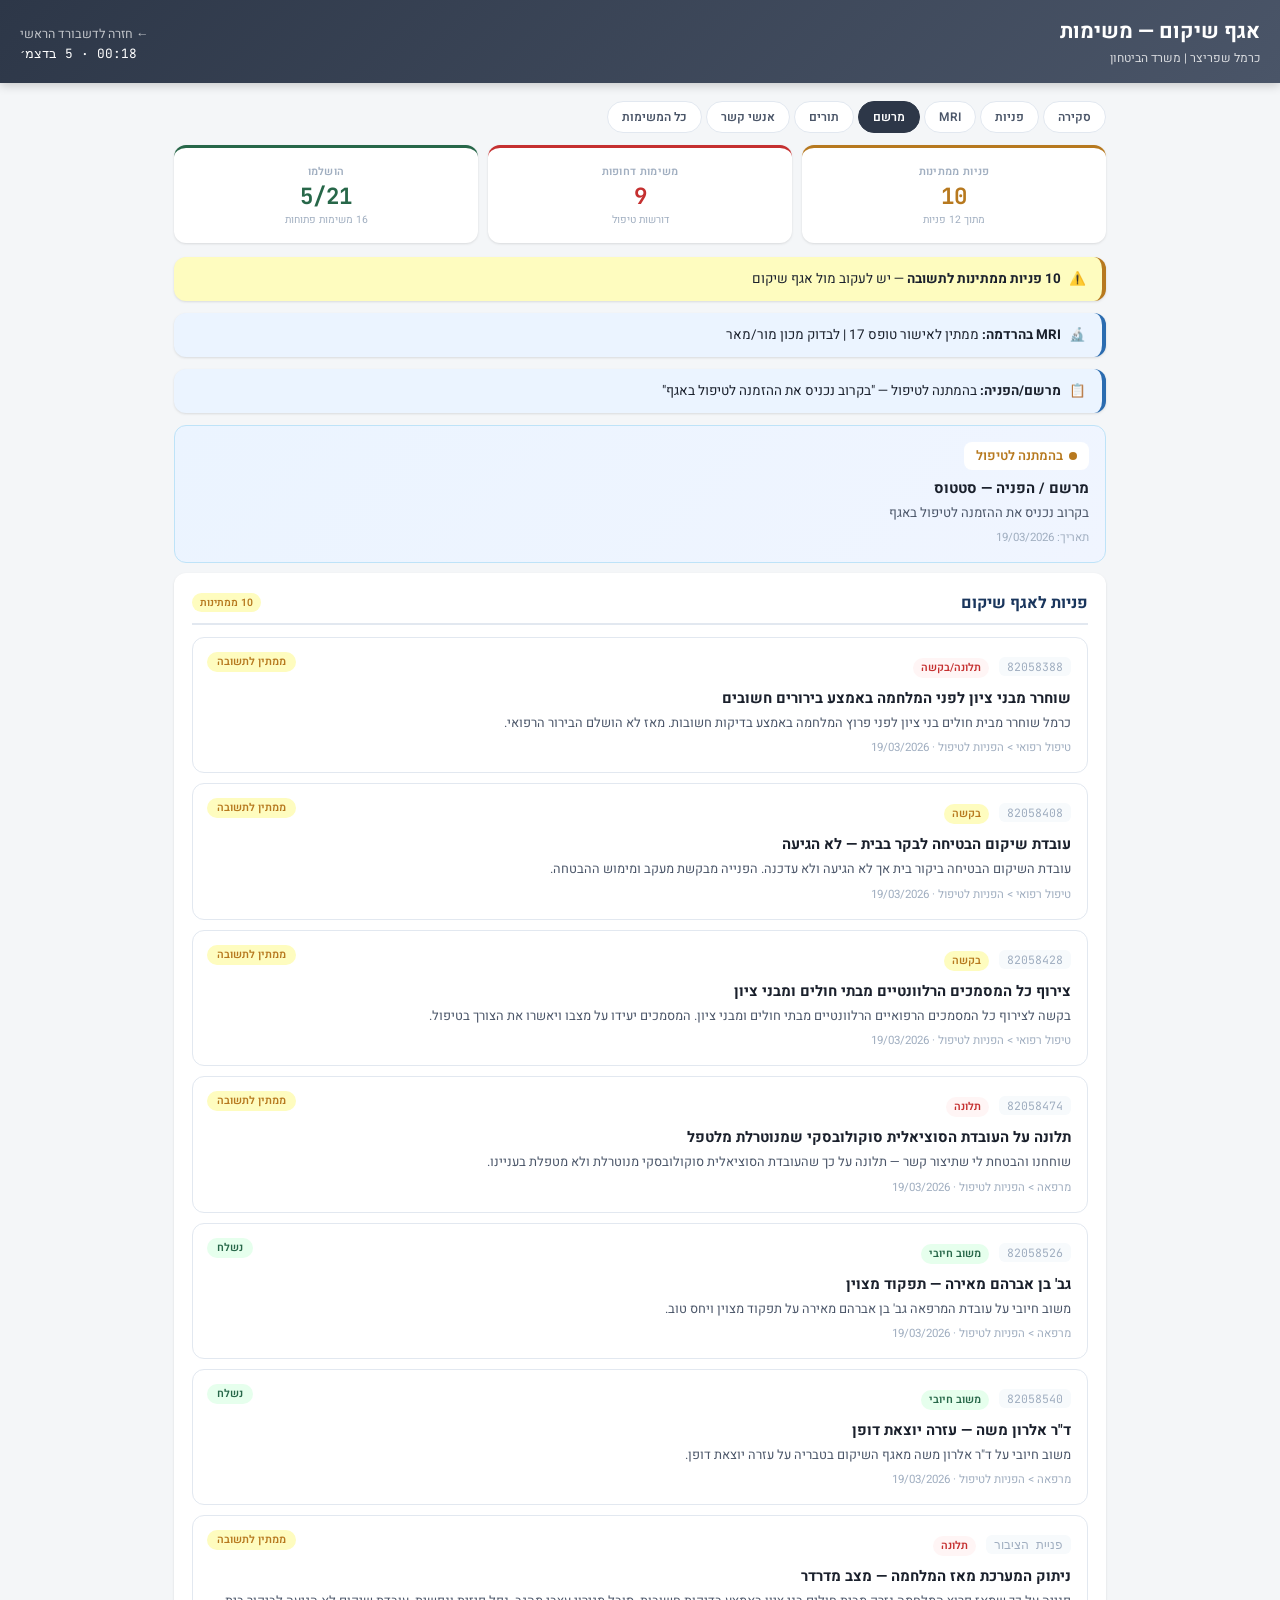
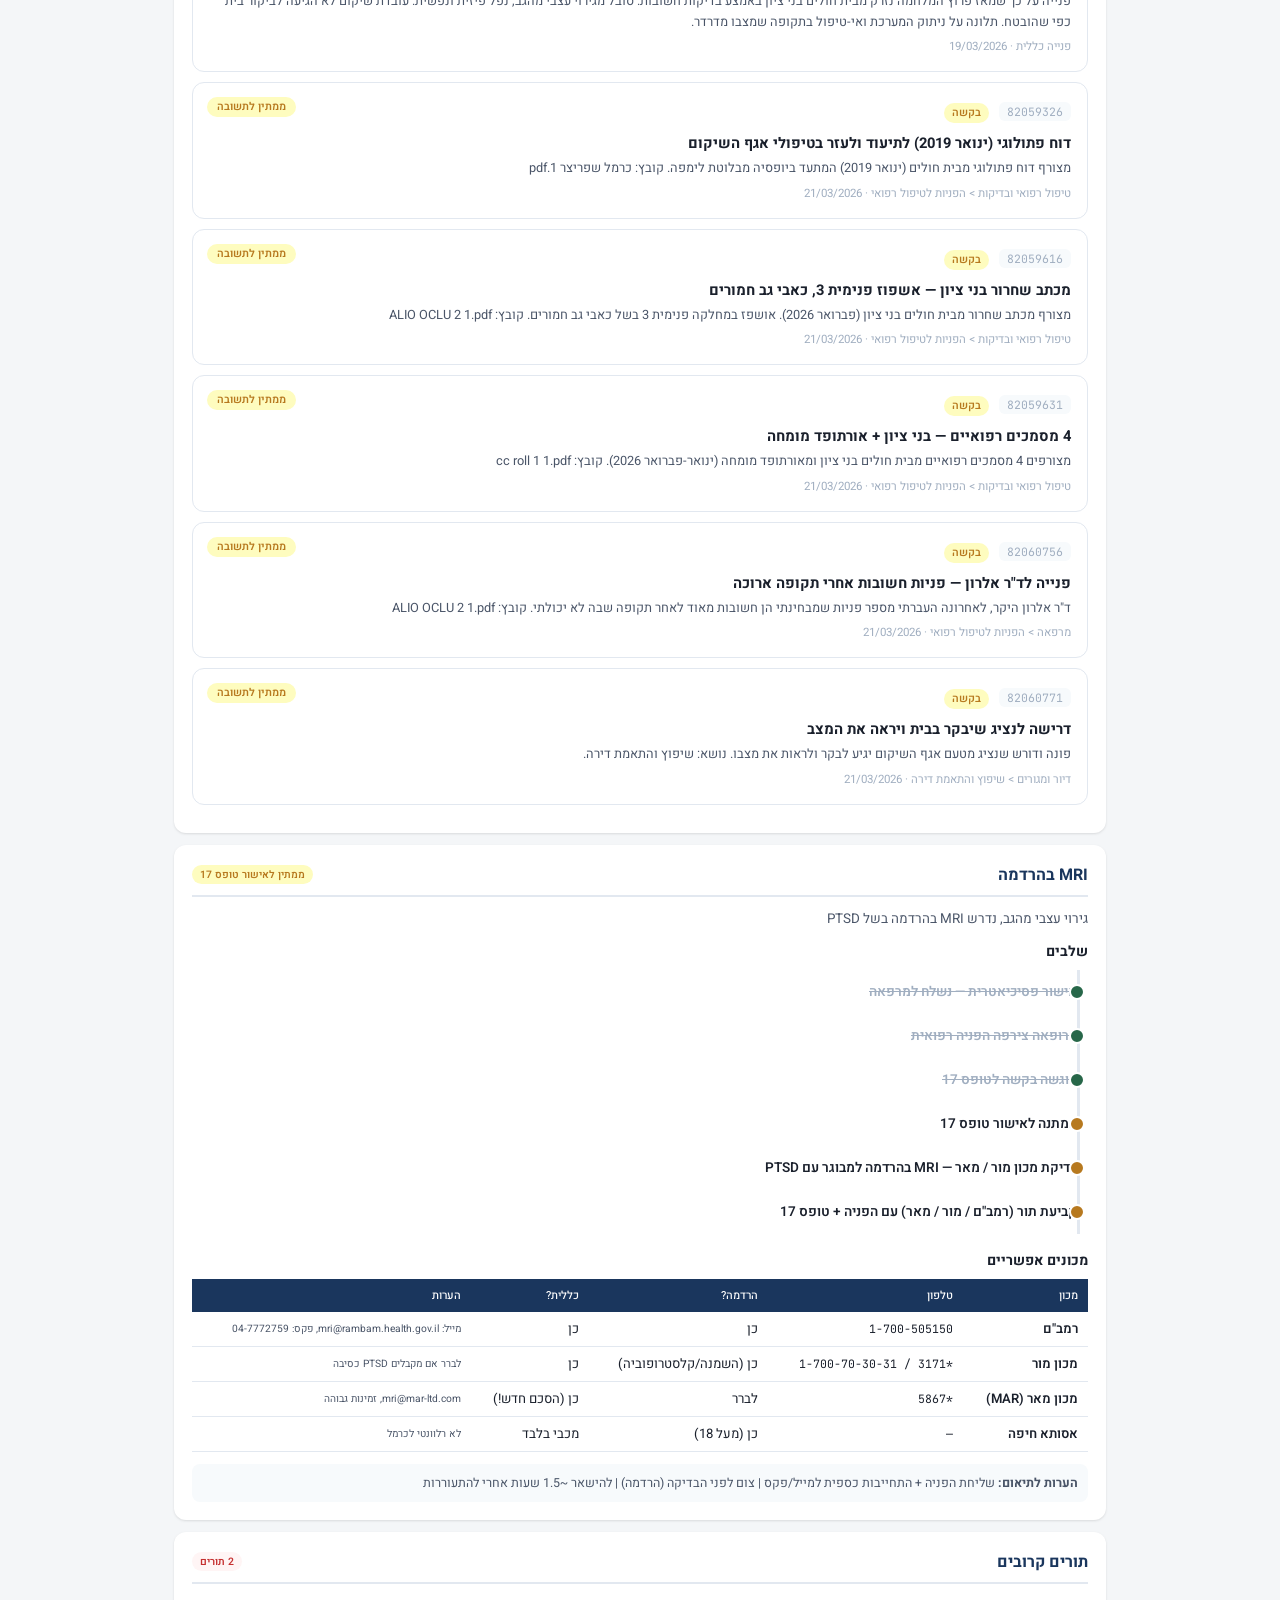
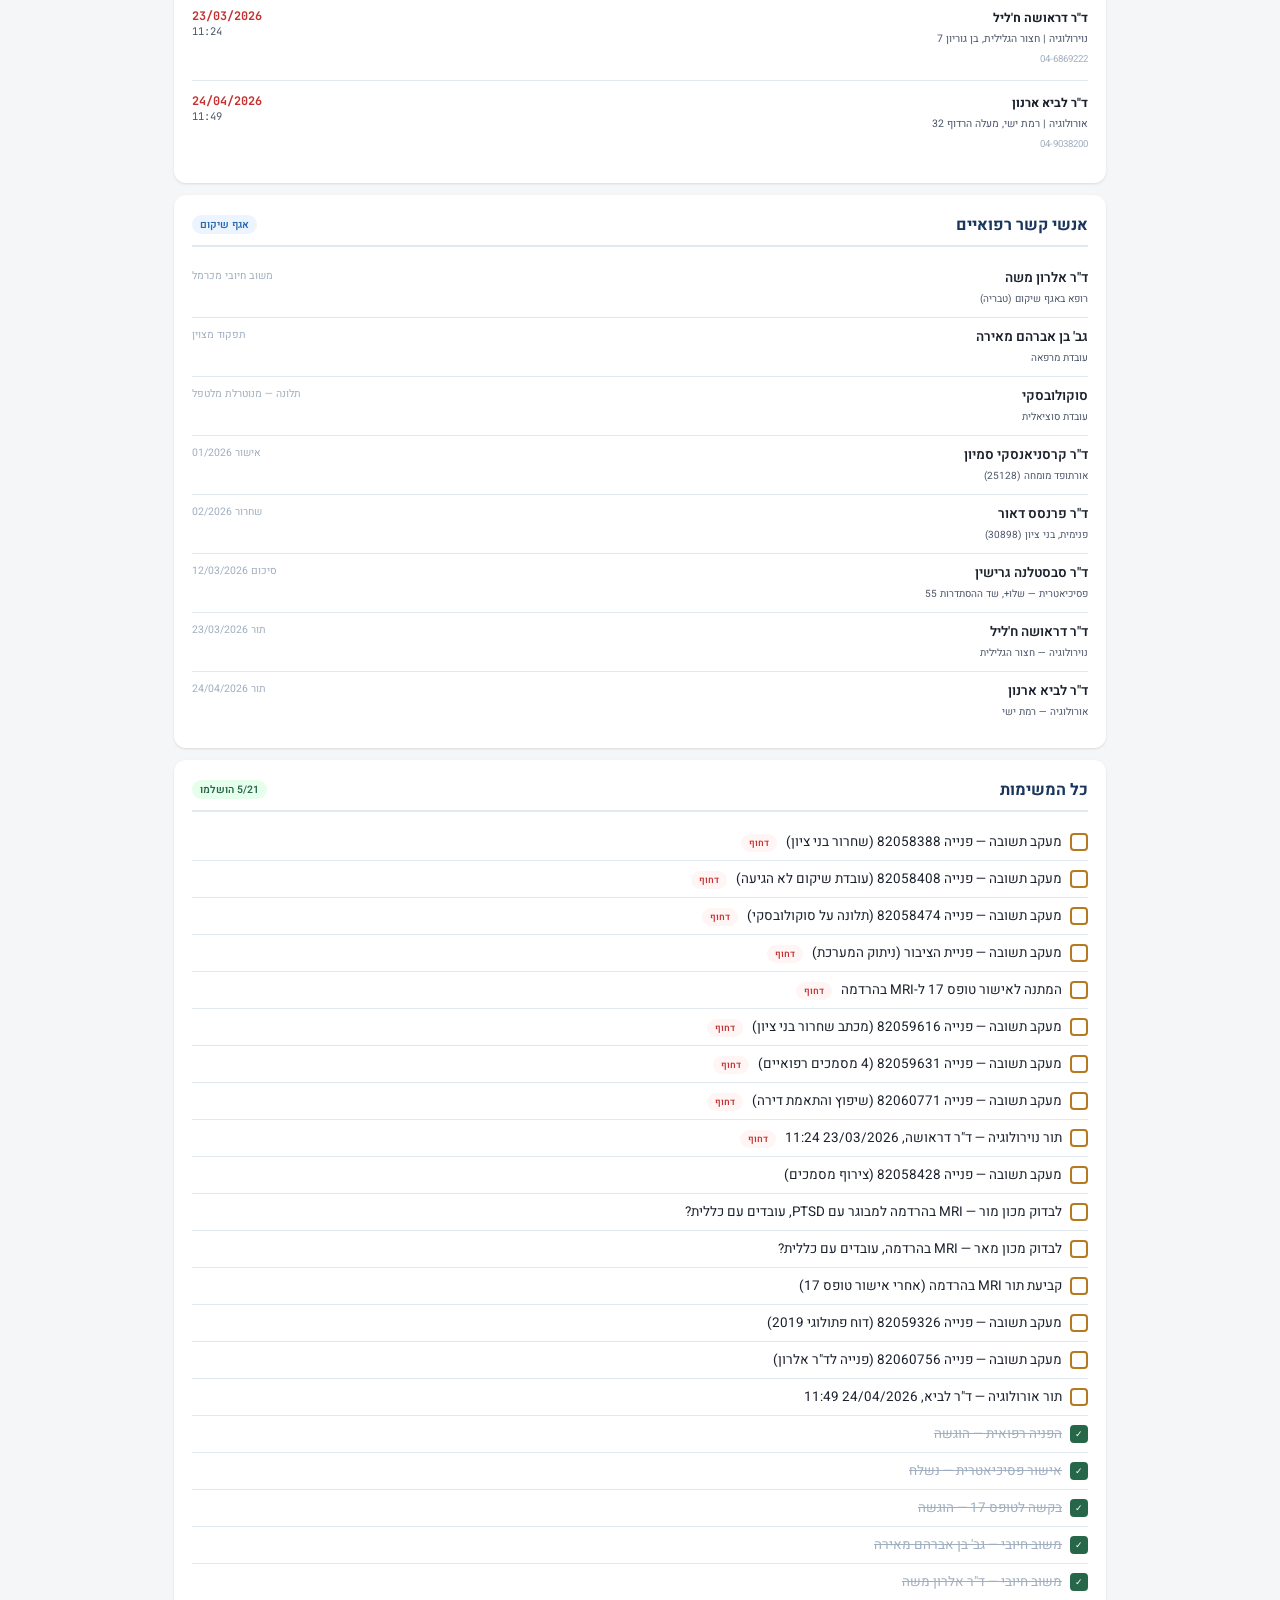
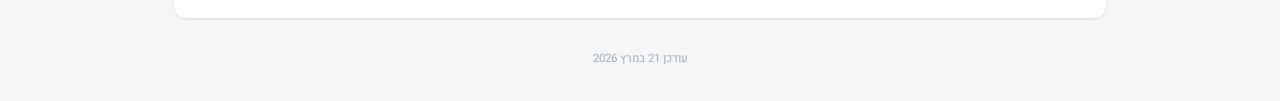
<file: shikum.html>
<!DOCTYPE html>
<html lang="he" dir="rtl">
<head>
<meta charset="UTF-8">
<meta name="viewport" content="width=device-width, initial-scale=1.0, maximum-scale=1.0, user-scalable=no">
<title>אגף שיקום — כרמל שפריצר</title>
<link rel="preconnect" href="https://fonts.googleapis.com">
<link href="https://fonts.googleapis.com/css2?family=Heebo:wght@300;400;500;600;700;800&family=JetBrains+Mono:wght@400;500;600&display=swap" rel="stylesheet">
<style>
:root {
  --bg: #f4f6f8;
  --card: #ffffff;
  --header-bg: #1a365d;
  --header-accent: #2b6cb0;
  --blue: #2b6cb0;
  --blue-light: #ebf4ff;
  --green: #276749;
  --green-bg: #e6ffed;
  --green-light: #c6f6d5;
  --red: #c53030;
  --red-bg: #fff5f5;
  --red-light: #fed7d7;
  --amber: #b7791f;
  --amber-bg: #fefcbf;
  --purple: #6b46c1;
  --purple-bg: #faf5ff;
  --text: #1a202c;
  --text-sec: #4a5568;
  --text-muted: #a0aec0;
  --border: #e2e8f0;
  --radius: 12px;
  --shadow: 0 1px 3px rgba(0,0,0,.08), 0 1px 2px rgba(0,0,0,.04);
  --shadow-lg: 0 4px 6px rgba(0,0,0,.07), 0 2px 4px rgba(0,0,0,.04);
  --font: 'Heebo', sans-serif;
  --mono: 'JetBrains Mono', monospace;
}
* { margin:0; padding:0; box-sizing:border-box; }
body { font-family: var(--font); background: var(--bg); color: var(--text); direction: rtl; }

.header {
  background: linear-gradient(135deg, #2d3748, #4a5568);
  color: #fff;
  padding: 16px 20px;
  display: flex;
  justify-content: space-between;
  align-items: center;
  position: sticky; top: 0; z-index: 100;
  box-shadow: 0 2px 10px rgba(0,0,0,.2);
}
.header h1 { font-size: 1.3em; font-weight: 700; }
.header-sub { font-size: .75em; opacity: .8; margin-top: 2px; }
.header-right { text-align: left; }
.header-right .time { font-family: var(--mono); font-size: .8em; }
.back-link { color: rgba(255,255,255,.7); text-decoration: none; font-size: .78em; display: inline-flex; align-items: center; gap: 4px; transition: color .2s; }
.back-link:hover { color: #fff; }

.container { max-width: 960px; margin: 0 auto; padding: 14px; }

/* KPI row */
.kpi-grid { display: grid; grid-template-columns: repeat(3, 1fr); gap: 10px; margin-bottom: 14px; }
.kpi {
  background: var(--card); border-radius: var(--radius);
  padding: 16px 14px; text-align: center;
  box-shadow: var(--shadow); transition: transform .2s;
  border-top: 3px solid transparent;
}
.kpi:hover { transform: translateY(-2px); box-shadow: var(--shadow-lg); }
.kpi-label { font-size: .68em; color: var(--text-muted); font-weight: 600; text-transform: uppercase; letter-spacing: .3px; margin-bottom: 4px; }
.kpi-value { font-family: var(--mono); font-size: 1.4em; font-weight: 700; line-height: 1.1; }
.kpi-sub { font-size: .65em; color: var(--text-muted); margin-top: 3px; }

/* Alert */
.alert {
  padding: 12px 16px;
  border-radius: var(--radius);
  margin-bottom: 12px;
  font-size: .84em;
  box-shadow: var(--shadow);
  display: flex; align-items: flex-start; gap: 8px;
}
.alert-info { background: var(--blue-light); border-right: 4px solid var(--blue); }
.alert-warn { background: var(--amber-bg); border-right: 4px solid var(--amber); }
.alert-danger { background: var(--red-bg); border-right: 4px solid var(--red); }
.alert-good { background: var(--green-bg); border-right: 4px solid var(--green); }

/* Card */
.card {
  background: var(--card); border-radius: var(--radius);
  padding: 18px; margin-bottom: 12px;
  box-shadow: var(--shadow);
}
.card-title {
  font-size: 1em; font-weight: 700; color: var(--header-bg);
  margin-bottom: 12px; padding-bottom: 8px;
  border-bottom: 2px solid var(--border);
  display: flex; justify-content: space-between; align-items: center;
}
.card-title .badge {
  font-size: .65em; font-weight: 600;
  padding: 2px 8px; border-radius: 10px;
}

/* Appeal card */
.appeal {
  border: 1px solid var(--border);
  border-radius: var(--radius);
  padding: 16px;
  margin-bottom: 10px;
  transition: all .2s;
  position: relative;
}
.appeal:hover { border-color: var(--blue); box-shadow: var(--shadow-lg); }
.appeal-id {
  font-family: var(--mono); font-size: .72em; color: var(--text-muted);
  background: #f7fafc; display: inline-block; padding: 2px 8px; border-radius: 6px;
  margin-bottom: 6px;
}
.appeal-type {
  display: inline-block; padding: 2px 8px; border-radius: 10px;
  font-size: .68em; font-weight: 600; margin-right: 6px;
}
.type-complaint { background: var(--red-bg); color: var(--red); }
.type-request { background: var(--amber-bg); color: var(--amber); }
.type-positive { background: var(--green-bg); color: var(--green); }
.type-general { background: var(--purple-bg); color: var(--purple); }
.appeal-subject { font-weight: 700; font-size: .92em; margin: 6px 0 4px; }
.appeal-detail { font-size: .8em; color: var(--text-sec); line-height: 1.6; }
.appeal-status {
  position: absolute; top: 14px; left: 14px;
  display: inline-block; padding: 2px 10px; border-radius: 10px;
  font-size: .68em; font-weight: 600;
}
.status-waiting { background: var(--amber-bg); color: var(--amber); }
.status-done { background: var(--green-bg); color: var(--green); }
.status-active { background: var(--blue-light); color: var(--blue); }

/* Timeline */
.timeline-item {
  position: relative;
  padding: 10px 0 10px 22px;
  border-right: 3px solid var(--border);
  margin-right: 8px;
}
.timeline-item::before {
  content: '';
  position: absolute;
  right: -8px; top: 14px;
  width: 12px; height: 12px;
  border-radius: 50%;
  background: var(--blue);
  border: 2px solid #fff;
}
.timeline-item.done::before { background: var(--green); }
.timeline-item.warn::before { background: var(--amber); }
.tl-date { font-size: .75em; color: var(--blue); font-weight: 600; }
.tl-text { font-size: .85em; font-weight: 600; margin: 2px 0; }
.tl-sub { font-size: .75em; color: var(--text-sec); }

/* MRI table */
table { width: 100%; border-collapse: collapse; font-size: .82em; }
th { background: var(--header-bg); color: #fff; padding: 8px 10px; text-align: right; font-weight: 500; font-size: .85em; }
td { padding: 7px 10px; border-bottom: 1px solid var(--border); }
tr:hover { background: #f7fafc; }

/* Tag */
.tag { display: inline-block; padding: 2px 8px; border-radius: 10px; font-size: .68em; font-weight: 600; }
.tag-pending { background: var(--amber-bg); color: var(--amber); }
.tag-done { background: var(--green-bg); color: var(--green); }
.tag-urgent { background: var(--red-bg); color: var(--red); }

/* Task list */
.task { display: flex; align-items: flex-start; gap: 8px; padding: 8px 0; border-bottom: 1px solid var(--border); font-size: .84em; }
.task:last-child { border-bottom: none; }
.task-check { flex-shrink: 0; width: 18px; height: 18px; border-radius: 4px; border: 2px solid var(--border); display: flex; align-items: center; justify-content: center; font-size: .7em; margin-top: 1px; }
.task-check.done { background: var(--green); border-color: var(--green); color: #fff; }
.task-check.pending { border-color: var(--amber); }

/* Contact card */
.contact-row { display: flex; justify-content: space-between; padding: 9px 0; border-bottom: 1px solid var(--border); font-size: .84em; }
.contact-row:last-child { border-bottom: none; }

/* Section nav */
.nav { display: flex; gap: 4px; overflow-x: auto; padding: 4px 0 12px; scrollbar-width: none; }
.nav::-webkit-scrollbar { display: none; }
.nav a {
  flex-shrink: 0; padding: 6px 14px;
  background: var(--card); border: 1px solid var(--border);
  border-radius: 20px; font-size: .75em; font-weight: 600;
  color: var(--text-sec); text-decoration: none;
  transition: all .2s; white-space: nowrap;
}
.nav a:hover, .nav a.active { background: #2d3748; color: #fff; border-color: #2d3748; }

/* Reveal */
.reveal { opacity: 0; transform: translateY(12px); transition: all .5s; }
.reveal.visible { opacity: 1; transform: translateY(0); }

/* Footer */
.footer { text-align: center; padding: 20px; font-size: .72em; color: var(--text-muted); }

/* Prescription */
.rx-card {
  background: linear-gradient(135deg, var(--blue-light), #f0f5ff);
  border: 1px solid #bee3f8;
  border-radius: var(--radius);
  padding: 16px;
  margin-bottom: 10px;
}
.rx-status {
  display: inline-flex; align-items: center; gap: 6px;
  font-size: .82em; font-weight: 600; color: var(--amber);
  background: #fff; padding: 4px 12px; border-radius: 8px;
  margin-bottom: 8px;
}
.rx-dot { width: 8px; height: 8px; border-radius: 50%; background: var(--amber); animation: pulse 2s infinite; }
@keyframes pulse { 0%,100%{opacity:1;box-shadow:0 0 0 0 rgba(183,121,31,.4)} 50%{opacity:.5;box-shadow:0 0 0 5px rgba(183,121,31,0)} }

@media(max-width:640px) {
  .kpi-grid { grid-template-columns: repeat(2, 1fr); }
}
</style>
</head>
<body>

<script>
const D = {
  lastUpdated: '2026-03-21',

  person: {
    name: 'כרמל שפריצר',
    id: '051976975',
    phone: '0544940815',
  },

  // All appeals to אגף שיקום
  appeals: [
    {
      id: '82058388',
      date: '19/03/2026',
      category: 'טיפול רפואי > הפניות לטיפול',
      type: 'תלונה/בקשה',
      subject: 'שוחרר מבני ציון לפני המלחמה באמצע בירורים חשובים',
      detail: 'כרמל שוחרר מבית חולים בני ציון לפני פרוץ המלחמה באמצע בדיקות חשובות. מאז לא הושלם הבירור הרפואי.',
      status: 'ממתין לתשובה',
    },
    {
      id: '82058408',
      date: '19/03/2026',
      category: 'טיפול רפואי > הפניות לטיפול',
      type: 'בקשה',
      subject: 'עובדת שיקום הבטיחה לבקר בבית — לא הגיעה',
      detail: 'עובדת השיקום הבטיחה ביקור בית אך לא הגיעה ולא עדכנה. הפנייה מבקשת מעקב ומימוש ההבטחה.',
      status: 'ממתין לתשובה',
    },
    {
      id: '82058428',
      date: '19/03/2026',
      category: 'טיפול רפואי > הפניות לטיפול',
      type: 'בקשה',
      subject: 'צירוף כל המסמכים הרלוונטיים מבתי חולים ומבני ציון',
      detail: 'בקשה לצירוף כל המסמכים הרפואיים הרלוונטיים מבתי חולים ומבני ציון. המסמכים יעידו על מצבו ויאשרו את הצורך בטיפול.',
      status: 'ממתין לתשובה',
    },
    {
      id: '82058474',
      date: '19/03/2026',
      category: 'מרפאה > הפניות לטיפול',
      type: 'תלונה',
      subject: 'תלונה על העובדת הסוציאלית סוקולובסקי שמנוטרלת מלטפל',
      detail: 'שוחחנו והבטחת לי שתיצור קשר — תלונה על כך שהעובדת הסוציאלית סוקולובסקי מנוטרלת ולא מטפלת בעניינו.',
      status: 'ממתין לתשובה',
    },
    {
      id: '82058526',
      date: '19/03/2026',
      category: 'מרפאה > הפניות לטיפול',
      type: 'משוב חיובי',
      subject: 'גב\' בן אברהם מאירה — תפקוד מצוין',
      detail: 'משוב חיובי על עובדת המרפאה גב\' בן אברהם מאירה על תפקוד מצוין ויחס טוב.',
      status: 'נשלח',
    },
    {
      id: '82058540',
      date: '19/03/2026',
      category: 'מרפאה > הפניות לטיפול',
      type: 'משוב חיובי',
      subject: 'ד"ר אלרון משה — עזרה יוצאת דופן',
      detail: 'משוב חיובי על ד"ר אלרון משה מאגף השיקום בטבריה על עזרה יוצאת דופן.',
      status: 'נשלח',
    },
    {
      id: 'פניית הציבור',
      date: '19/03/2026',
      category: 'פנייה כללית',
      type: 'תלונה',
      subject: 'ניתוק המערכת מאז המלחמה — מצב מדרדר',
      detail: 'פנייה על כך שמאז פרוץ המלחמה נזרק מבית חולים בני ציון באמצע בדיקות חשובות. סובל מגירוי עצבי מהגב, נפל פיזית ונפשית. עובדת שיקום לא הגיעה לביקור בית כפי שהובטח. תלונה על ניתוק המערכת ואי-טיפול בתקופה שמצבו מדרדר.',
      status: 'ממתין לתשובה',
    },
    {
      id: '82059326',
      date: '21/03/2026',
      category: 'טיפול רפואי ובדיקות > הפניות לטיפול רפואי',
      type: 'בקשה',
      subject: 'דוח פתולוגי (ינואר 2019) לתיעוד ולעזר בטיפולי אגף השיקום',
      detail: 'מצורף דוח פתולוגי מבית חולים (ינואר 2019) המתעד ביופסיה מבלוטת לימפה. קובץ: כרמל שפריצר 1.pdf',
      status: 'ממתין לתשובה',
    },
    {
      id: '82059616',
      date: '21/03/2026',
      category: 'טיפול רפואי ובדיקות > הפניות לטיפול רפואי',
      type: 'בקשה',
      subject: 'מכתב שחרור בני ציון — אשפוז פנימית 3, כאבי גב חמורים',
      detail: 'מצורף מכתב שחרור מבית חולים בני ציון (פברואר 2026). אושפז במחלקה פנימית 3 בשל כאבי גב חמורים. קובץ: ALIO OCLU 2 1.pdf',
      status: 'ממתין לתשובה',
    },
    {
      id: '82059631',
      date: '21/03/2026',
      category: 'טיפול רפואי ובדיקות > הפניות לטיפול רפואי',
      type: 'בקשה',
      subject: '4 מסמכים רפואיים — בני ציון + אורתופד מומחה',
      detail: 'מצורפים 4 מסמכים רפואיים מבית חולים בני ציון ומאורתופד מומחה (ינואר-פברואר 2026). קובץ: cc roll 1 1.pdf',
      status: 'ממתין לתשובה',
    },
    {
      id: '82060756',
      date: '21/03/2026',
      category: 'מרפאה > הפניות לטיפול רפואי',
      type: 'בקשה',
      subject: 'פנייה לד"ר אלרון — פניות חשובות אחרי תקופה ארוכה',
      detail: 'ד"ר אלרון היקר, לאחרונה העברתי מספר פניות שמבחינתי הן חשובות מאוד לאחר תקופה שבה לא יכולתי. קובץ: ALIO OCLU 2 1.pdf',
      status: 'ממתין לתשובה',
    },
    {
      id: '82060771',
      date: '21/03/2026',
      category: 'דיור ומגורים > שיפוץ והתאמת דירה',
      type: 'בקשה',
      subject: 'דרישה לנציג שיבקר בבית ויראה את המצב',
      detail: 'פונה ודורש שנציג מטעם אגף השיקום יגיע לבקר ולראות את מצבו. נושא: שיפוץ והתאמת דירה.',
      status: 'ממתין לתשובה',
    },
  ],

  // Doctor appointments
  appointments: [
    { doctor: 'ד"ר דראושה ח\'ליל', specialty: 'נוירולוגיה', clinic: 'חצור הגלילית, בן גוריון 7', phone: '04-6869222', date: '23/03/2026', time: '11:24' },
    { doctor: 'ד"ר לביא ארנון', specialty: 'אורולוגיה', clinic: 'רמת ישי, מעלה הרדוף 32', phone: '04-9038200', date: '24/04/2026', time: '11:49' },
  ],

  // Prescription / referral status
  prescription: {
    date: '19/03/2026',
    status: 'בהמתנה לטיפול',
    note: 'בקרוב נכניס את ההזמנה לטיפול באגף',
  },

  // MRI under anesthesia status
  mri: {
    status: 'ממתין לאישור טופס 17',
    reason: 'גירוי עצבי מהגב, נדרש MRI בהרדמה בשל PTSD',
    steps: [
      { text: 'אישור פסיכיאטרית — נשלח למרפאה', done: true },
      { text: 'הרופאה צירפה הפניה רפואית', done: true },
      { text: 'הוגשה בקשה לטופס 17', done: true },
      { text: 'המתנה לאישור טופס 17', done: false },
      { text: 'בדיקת מכון מור / מאר — MRI בהרדמה למבוגר עם PTSD', done: false },
      { text: 'קביעת תור (רמב"ם / מור / מאר) עם הפניה + טופס 17', done: false },
    ],
    institutes: [
      { name: 'רמב"ם', phone: '1-700-505150', anesthesia: 'כן', clalit: 'כן', notes: 'מייל: mri@rambam.health.gov.il, פקס: 04-7772759' },
      { name: 'מכון מור', phone: '*3171 / 1-700-70-30-31', anesthesia: 'כן (השמנה/קלסטרופוביה)', clalit: 'כן', notes: 'לברר אם מקבלים PTSD כסיבה' },
      { name: 'מכון מאר (MAR)', phone: '*5867', anesthesia: 'לברר', clalit: 'כן (הסכם חדש!)', notes: 'mri@mar-ltd.com, זמינות גבוהה' },
      { name: 'אסותא חיפה', phone: '—', anesthesia: 'כן (מעל 18)', clalit: 'מכבי בלבד', notes: 'לא רלוונטי לכרמל' },
    ],
  },

  // Key contacts
  contacts: [
    { name: 'ד"ר אלרון משה', role: 'רופא באגף שיקום (טבריה)', note: 'משוב חיובי מכרמל' },
    { name: 'גב\' בן אברהם מאירה', role: 'עובדת מרפאה', note: 'תפקוד מצוין' },
    { name: 'סוקולובסקי', role: 'עובדת סוציאלית', note: 'תלונה — מנוטרלת מלטפל' },
    { name: 'ד"ר קרסניאנסקי סמיון', role: 'אורתופד מומחה (25128)', note: 'אישור 01/2026' },
    { name: 'ד"ר פרנסס דאור', role: 'פנימית, בני ציון (30898)', note: 'שחרור 02/2026' },
    { name: 'ד"ר סבסטלנה גרישין', role: 'פסיכיאטרית — שלו+, שד ההסתדרות 55', note: 'סיכום 12/03/2026' },
    { name: 'ד"ר דראושה ח\'ליל', role: 'נוירולוגיה — חצור הגלילית', note: 'תור 23/03/2026' },
    { name: 'ד"ר לביא ארנון', role: 'אורולוגיה — רמת ישי', note: 'תור 24/04/2026' },
  ],

  // All tasks related to שיקום
  tasks: [
    { text: 'מעקב תשובה — פנייה 82058388 (שחרור בני ציון)', done: false, urgent: true },
    { text: 'מעקב תשובה — פנייה 82058408 (עובדת שיקום לא הגיעה)', done: false, urgent: true },
    { text: 'מעקב תשובה — פנייה 82058428 (צירוף מסמכים)', done: false, urgent: false },
    { text: 'מעקב תשובה — פנייה 82058474 (תלונה על סוקולובסקי)', done: false, urgent: true },
    { text: 'מעקב תשובה — פניית הציבור (ניתוק המערכת)', done: false, urgent: true },
    { text: 'המתנה לאישור טופס 17 ל-MRI בהרדמה', done: false, urgent: true },
    { text: 'לבדוק מכון מור — MRI בהרדמה למבוגר עם PTSD, עובדים עם כללית?', done: false, urgent: false },
    { text: 'לבדוק מכון מאר — MRI בהרדמה, עובדים עם כללית?', done: false, urgent: false },
    { text: 'קביעת תור MRI בהרדמה (אחרי אישור טופס 17)', done: false, urgent: false },
    { text: 'הפניה רפואית — הוגשה', done: true, urgent: false },
    { text: 'אישור פסיכיאטרית — נשלח', done: true, urgent: false },
    { text: 'בקשה לטופס 17 — הוגשה', done: true, urgent: false },
    { text: 'מעקב תשובה — פנייה 82059326 (דוח פתולוגי 2019)', done: false, urgent: false },
    { text: 'מעקב תשובה — פנייה 82059616 (מכתב שחרור בני ציון)', done: false, urgent: true },
    { text: 'מעקב תשובה — פנייה 82059631 (4 מסמכים רפואיים)', done: false, urgent: true },
    { text: 'מעקב תשובה — פנייה 82060756 (פנייה לד"ר אלרון)', done: false, urgent: false },
    { text: 'מעקב תשובה — פנייה 82060771 (שיפוץ והתאמת דירה)', done: false, urgent: true },
    { text: 'תור נוירולוגיה — ד"ר דראושה, 23/03/2026 11:24', done: false, urgent: true },
    { text: 'תור אורולוגיה — ד"ר לביא, 24/04/2026 11:49', done: false, urgent: false },
    { text: 'משוב חיובי — גב\' בן אברהם מאירה', done: true, urgent: false },
    { text: 'משוב חיובי — ד"ר אלרון משה', done: true, urgent: false },
  ],
};

// Calculations
const tasksDone = D.tasks.filter(t => t.done).length;
const tasksTotal = D.tasks.length;
const tasksOpen = tasksTotal - tasksDone;
const appealsWaiting = D.appeals.filter(a => a.status === 'ממתין לתשובה').length;
const urgentTasks = D.tasks.filter(t => !t.done && t.urgent).length;
</script>

<!-- HEADER -->
<div class="header">
  <div>
    <h1>אגף שיקום — משימות</h1>
    <div class="header-sub">כרמל שפריצר | משרד הביטחון</div>
  </div>
  <div class="header-right">
    <a href="carmel.html" class="back-link">&#8592; חזרה לדשבורד הראשי</a>
    <div class="time" id="clock"></div>
  </div>
</div>

<div class="container">

<!-- Nav -->
<nav class="nav">
  <a href="#summary" class="active">סקירה</a>
  <a href="#appeals">פניות</a>
  <a href="#mri">MRI</a>
  <a href="#rx">מרשם</a>
  <a href="#appointments">תורים</a>
  <a href="#contacts">אנשי קשר</a>
  <a href="#all-tasks">כל המשימות</a>
</nav>

<!-- KPIs -->
<section id="summary">
<div class="kpi-grid">
  <div class="kpi" style="border-top-color:var(--amber)">
    <div class="kpi-label">פניות ממתינות</div>
    <div class="kpi-value" style="color:var(--amber)" id="kpiWaiting"></div>
    <div class="kpi-sub">מתוך <span id="kpiTotal"></span> פניות</div>
  </div>
  <div class="kpi" style="border-top-color:var(--red)">
    <div class="kpi-label">משימות דחופות</div>
    <div class="kpi-value" style="color:var(--red)" id="kpiUrgent"></div>
    <div class="kpi-sub">דורשות טיפול</div>
  </div>
  <div class="kpi" style="border-top-color:var(--green)">
    <div class="kpi-label">הושלמו</div>
    <div class="kpi-value" style="color:var(--green)" id="kpiDone"></div>
    <div class="kpi-sub" id="kpiDoneSub"></div>
  </div>
</div>
</section>

<!-- Alerts -->
<div id="alerts"></div>

<!-- Prescription status -->
<section id="rx" class="reveal">
<div class="rx-card">
  <div class="rx-status"><span class="rx-dot"></span> <span id="rxStatus"></span></div>
  <div style="font-weight:700;font-size:.92em;margin-bottom:4px">מרשם / הפניה — סטטוס</div>
  <div style="font-size:.82em;color:var(--text-sec)" id="rxNote"></div>
  <div style="font-size:.72em;color:var(--text-muted);margin-top:6px" id="rxDate"></div>
</div>
</section>

<!-- Appeals -->
<section id="appeals" class="card reveal">
  <div class="card-title">פניות לאגף שיקום <span class="badge" style="background:var(--amber-bg);color:var(--amber)" id="appealsBadge"></span></div>
  <div id="appealsList"></div>
</section>

<!-- MRI -->
<section id="mri" class="card reveal">
  <div class="card-title">MRI בהרדמה <span class="badge" style="background:var(--amber-bg);color:var(--amber)" id="mriStatusBadge"></span></div>

  <div style="font-size:.84em;color:var(--text-sec);margin-bottom:12px" id="mriReason"></div>

  <div style="font-weight:700;font-size:.88em;margin-bottom:8px">שלבים</div>
  <div id="mriTimeline"></div>

  <div style="font-weight:700;font-size:.88em;margin:16px 0 8px">מכונים אפשריים</div>
  <div style="overflow-x:auto">
    <table id="mriTable">
      <thead>
        <tr>
          <th>מכון</th>
          <th>טלפון</th>
          <th>הרדמה?</th>
          <th>כללית?</th>
          <th>הערות</th>
        </tr>
      </thead>
      <tbody id="mriTableBody"></tbody>
    </table>
  </div>

  <div style="margin-top:12px;padding:10px;background:#f7fafc;border-radius:8px;font-size:.78em;color:var(--text-sec)">
    <strong>הערות לתיאום:</strong> שליחת הפניה + התחייבות כספית למייל/פקס | צום לפני הבדיקה (הרדמה) | להישאר ~1.5 שעות אחרי להתעוררות
  </div>
</section>

<!-- Appointments -->
<section id="appointments" class="card reveal">
  <div class="card-title">תורים קרובים <span class="badge" style="background:var(--red-bg);color:var(--red)" id="apptBadge"></span></div>
  <div id="apptList"></div>
</section>

<!-- Contacts -->
<section id="contacts" class="card reveal">
  <div class="card-title">אנשי קשר רפואיים <span class="badge" style="background:var(--blue-light);color:var(--blue)">אגף שיקום</span></div>
  <div id="contactsList"></div>
</section>

<!-- All Tasks -->
<section id="all-tasks" class="card reveal">
  <div class="card-title">כל המשימות <span class="badge" id="taskBadge" style="background:var(--green-bg);color:var(--green)"></span></div>
  <div id="tasksList"></div>
</section>

<!-- Footer -->
<div class="footer" id="lastUpdate"></div>

</div>

<script>
// ═══ RENDER ═══

// Clock
function updateClock() {
  const n = new Date();
  document.getElementById('clock').textContent = n.toLocaleTimeString('he-IL',{hour:'2-digit',minute:'2-digit'}) + ' · ' + n.toLocaleDateString('he-IL',{day:'numeric',month:'short'});
}
updateClock(); setInterval(updateClock, 60000);

// KPIs
document.getElementById('kpiWaiting').textContent = appealsWaiting;
document.getElementById('kpiTotal').textContent = D.appeals.length;
document.getElementById('kpiUrgent').textContent = urgentTasks;
document.getElementById('kpiDone').textContent = tasksDone + '/' + tasksTotal;
document.getElementById('kpiDoneSub').textContent = tasksOpen + ' משימות פתוחות';

// Alerts
(function(){
  let html = '';
  if (appealsWaiting > 0) {
    html += `<div class="alert alert-warn"><span>&#9888;&#65039;</span><div><strong>${appealsWaiting} פניות ממתינות לתשובה</strong> — יש לעקוב מול אגף שיקום</div></div>`;
  }
  if (D.mri.status.includes('ממתין')) {
    html += `<div class="alert alert-info"><span>&#128300;</span><div><strong>MRI בהרדמה:</strong> ${D.mri.status} | לבדוק מכון מור/מאר</div></div>`;
  }
  if (D.prescription.status.includes('בהמתנה')) {
    html += `<div class="alert alert-info"><span>&#128203;</span><div><strong>מרשם/הפניה:</strong> ${D.prescription.status} — "${D.prescription.note}"</div></div>`;
  }
  document.getElementById('alerts').innerHTML = html;
})();

// Prescription
document.getElementById('rxStatus').textContent = D.prescription.status;
document.getElementById('rxNote').textContent = D.prescription.note;
document.getElementById('rxDate').textContent = 'תאריך: ' + D.prescription.date;

// Appeals
(function(){
  document.getElementById('appealsBadge').textContent = appealsWaiting + ' ממתינות';

  const typeClass = { 'תלונה/בקשה': 'type-complaint', 'תלונה': 'type-complaint', 'בקשה': 'type-request', 'משוב חיובי': 'type-positive', 'פנייה כללית': 'type-general' };
  const statusClass = { 'ממתין לתשובה': 'status-waiting', 'נשלח': 'status-done', 'פעיל': 'status-active' };

  document.getElementById('appealsList').innerHTML = D.appeals.map(a => `
    <div class="appeal">
      <span class="appeal-status ${statusClass[a.status] || 'status-waiting'}">${a.status}</span>
      <div>
        <span class="appeal-id">${a.id}</span>
        <span class="appeal-type ${typeClass[a.type] || 'type-general'}">${a.type}</span>
      </div>
      <div class="appeal-subject">${a.subject}</div>
      <div class="appeal-detail">${a.detail}</div>
      <div style="font-size:.72em;color:var(--text-muted);margin-top:6px">${a.category} · ${a.date}</div>
    </div>
  `).join('');
})();

// MRI
(function(){
  document.getElementById('mriStatusBadge').textContent = D.mri.status;
  document.getElementById('mriReason').textContent = D.mri.reason;

  document.getElementById('mriTimeline').innerHTML = D.mri.steps.map(s => `
    <div class="timeline-item ${s.done?'done':'warn'}">
      <div class="tl-text" style="${s.done?'text-decoration:line-through;color:var(--text-muted)':''}">${s.text}</div>
    </div>
  `).join('');

  document.getElementById('mriTableBody').innerHTML = D.mri.institutes.map(i => `
    <tr>
      <td style="font-weight:600">${i.name}</td>
      <td style="font-family:var(--mono);font-size:.88em">${i.phone}</td>
      <td>${i.anesthesia}</td>
      <td>${i.clalit}</td>
      <td style="font-size:.78em;color:var(--text-sec)">${i.notes}</td>
    </tr>
  `).join('');
})();

// Appointments
(function(){
  document.getElementById('apptBadge').textContent = D.appointments.length + ' תורים';
  document.getElementById('apptList').innerHTML = D.appointments.map(a => `
    <div class="contact-row" style="padding:12px 0">
      <div>
        <span style="font-weight:700;font-size:.92em">${a.doctor}</span><br>
        <span style="font-size:.78em;color:var(--text-sec)">${a.specialty} | ${a.clinic}</span><br>
        <span style="font-size:.72em;color:var(--text-muted)">${a.phone}</span>
      </div>
      <div style="text-align:left">
        <div style="font-family:var(--mono);font-size:.88em;font-weight:700;color:var(--red)">${a.date}</div>
        <div style="font-family:var(--mono);font-size:.78em;color:var(--text-sec)">${a.time}</div>
      </div>
    </div>
  `).join('');
})();

// Contacts
document.getElementById('contactsList').innerHTML = D.contacts.map(c => `
  <div class="contact-row">
    <div><span style="font-weight:600">${c.name}</span><br><span style="font-size:.75em;color:var(--text-sec)">${c.role}</span></div>
    <div style="font-size:.78em;color:var(--text-muted)">${c.note}</div>
  </div>
`).join('');

// Tasks
(function(){
  document.getElementById('taskBadge').textContent = tasksDone + '/' + tasksTotal + ' הושלמו';

  // Sort: urgent first, then pending, then done
  const sorted = [...D.tasks].sort((a,b) => {
    if (a.done !== b.done) return a.done ? 1 : -1;
    if (a.urgent !== b.urgent) return a.urgent ? -1 : 1;
    return 0;
  });

  document.getElementById('tasksList').innerHTML = sorted.map(t => `
    <div class="task">
      <div class="task-check ${t.done?'done':'pending'}">${t.done?'&#10003;':''}</div>
      <div style="${t.done?'color:var(--text-muted);text-decoration:line-through':''}">
        ${t.text}
        ${!t.done && t.urgent ? '<span class="tag tag-urgent" style="margin-right:6px">דחוף</span>' : ''}
      </div>
    </div>
  `).join('');
})();

// Last update
document.getElementById('lastUpdate').textContent = 'עודכן ' + new Date(D.lastUpdated).toLocaleDateString('he-IL',{day:'numeric',month:'long',year:'numeric'});

// Scroll reveal
const obs = new IntersectionObserver(e => e.forEach(en => { if(en.isIntersecting) en.target.classList.add('visible') }), {threshold:.08});
document.querySelectorAll('.reveal').forEach(el => obs.observe(el));

// Nav highlight
const navObs = new IntersectionObserver(e => e.forEach(en => {
  if(en.isIntersecting) {
    document.querySelectorAll('.nav a').forEach(a => a.classList.remove('active'));
    const a = document.querySelector(`.nav a[href="#${en.target.id}"]`);
    if(a) a.classList.add('active');
  }
}), {threshold:.3});
document.querySelectorAll('section[id]').forEach(s => navObs.observe(s));
</script>

</body>
</html>
</file>
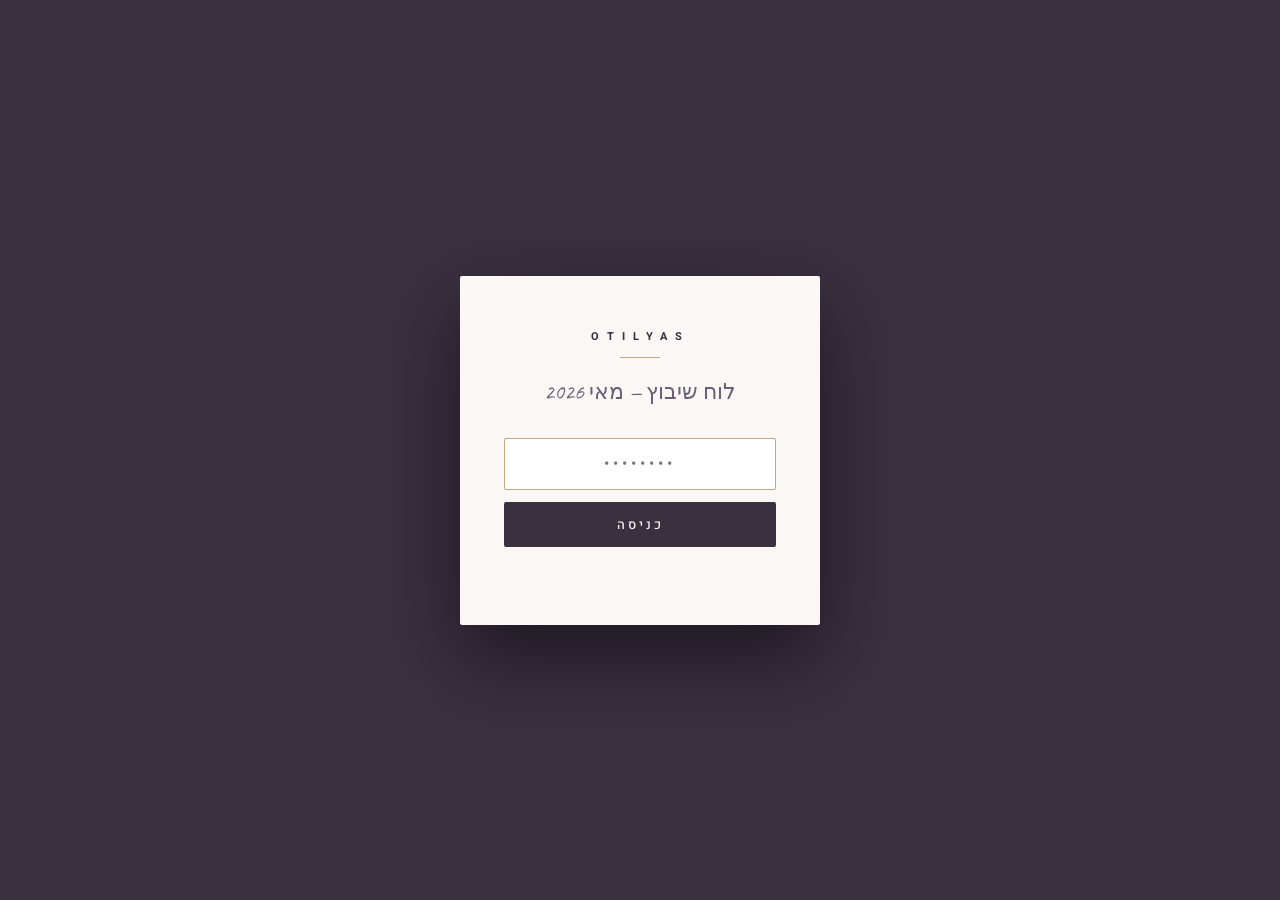
<file: store-staffing-may-2026.html>
<!DOCTYPE html>
<html lang="he" dir="rtl">
<head>
<meta charset="UTF-8">
<meta name="viewport" content="width=device-width, initial-scale=1.0">
<title>לוח שיבוץ — מאי 2026 | OTILYAS</title>
<link href="https://fonts.googleapis.com/css2?family=Caveat:wght@400;600;700&family=Heebo:wght@300;400;500;700&display=swap" rel="stylesheet">
<style>
  :root {
    --ink:     #3a3040;
    --ink-mid: #6b5f78;
    --ink-lt:  #a896b4;
    --ink-xl:  #d4c8dc;
    --paper:   #faf7f4;
    --paper-2: #f3ede6;
    --paper-3: #e8ddd0;
    --paper-4: #d9cbb8;
    --gold:    #c4a882;
    --gold-lt: #ede0cc;

    /* Designer palette — תכלת / סגול / בננה */
    --d-tali:        #b8d8f0;   /* תכלת */
    --d-tali-text:   #0d3a5c;
    --d-tali-bar:    #2980c0;

    --d-michal:      #f5f0a0;   /* בננה */
    --d-michal-text: #4a3e00;
    --d-michal-bar:  #c8a800;

    --d-irit:        #d4b8f0;   /* סגול */
    --d-irit-text:   #32086a;
    --d-irit-bar:    #7030c8;

    --d-tal:         #b8edd8;   /* מנטה — 4th ברורה */
    --d-tal-text:    #054030;
    --d-tal-bar:     #28a870;

    --d-closed:      #eeebe6;
  }

  * { box-sizing: border-box; margin: 0; padding: 0; }

  body {
    font-family: 'Heebo', sans-serif;
    background: var(--paper);
    color: var(--ink);
    direction: rtl;
  }

  /* ===== LOCK ===== */
  #lock-screen {
    position: fixed; inset: 0;
    background: var(--ink);
    display: flex; align-items: center; justify-content: center;
    z-index: 9999;
  }
  .lock-box {
    background: var(--paper);
    border-radius: 2px;
    padding: 52px 44px;
    text-align: center;
    max-width: 360px; width: 90%;
    box-shadow: 0 32px 80px rgba(0,0,0,0.5);
  }
  .lock-logo {
    font-family: 'Heebo', sans-serif;
    font-size: 11px;
    font-weight: 700;
    letter-spacing: 8px;
    color: var(--ink);
    text-transform: uppercase;
    margin-bottom: 4px;
  }
  .lock-rule {
    width: 40px; height: 1px;
    background: var(--gold);
    margin: 12px auto 20px;
  }
  .lock-subtitle {
    font-family: 'Caveat', cursive;
    font-size: 22px;
    color: var(--ink-mid);
    margin-bottom: 32px;
    font-weight: 400;
  }
  .lock-box input {
    width: 100%;
    padding: 13px 16px;
    border: 1px solid var(--paper-4);
    border-radius: 2px;
    font-size: 16px;
    text-align: center;
    letter-spacing: 4px;
    outline: none;
    background: var(--paper-2);
    transition: border-color .2s;
    margin-bottom: 12px;
    font-family: 'Heebo', sans-serif;
    color: var(--ink);
  }
  .lock-box input:focus { border-color: var(--gold); background: white; }
  .lock-btn {
    width: 100%; padding: 13px;
    background: var(--ink);
    color: var(--paper);
    border: none;
    border-radius: 2px;
    font-size: 13px;
    font-weight: 500;
    letter-spacing: 3px;
    cursor: pointer;
    font-family: 'Heebo', sans-serif;
    transition: background .2s;
  }
  .lock-btn:hover { background: var(--ink-mid); }
  .lock-error { color: #a04040; font-size: 12px; margin-top: 10px; min-height: 16px; }

  /* ===== APP ===== */
  #app { display: none; min-height: 100vh; padding-bottom: 60px; }

  /* ===== HEADER ===== */
  header {
    background: var(--ink);
    color: var(--paper);
    padding: 28px 36px;
    display: flex; align-items: center; justify-content: space-between; flex-wrap: wrap; gap: 14px;
  }
  .header-brand {
    font-size: 10px;
    font-weight: 700;
    letter-spacing: 7px;
    color: var(--paper);
    opacity: 0.6;
    text-transform: uppercase;
    margin-bottom: 6px;
  }
  .header-title {
    font-family: 'Caveat', cursive;
    font-size: 30px;
    font-weight: 600;
    color: var(--paper);
    line-height: 1;
  }
  .header-gold-line {
    width: 32px; height: 1px;
    background: var(--gold);
    margin-top: 8px;
  }
  .edit-toggle-btn {
    padding: 10px 22px;
    background: transparent;
    color: var(--paper);
    border: 1px solid rgba(255,255,255,0.3);
    border-radius: 2px;
    font-size: 12px;
    font-weight: 500;
    letter-spacing: 2px;
    cursor: pointer;
    font-family: 'Heebo', sans-serif;
    transition: all .2s;
  }
  .edit-toggle-btn:hover { background: rgba(255,255,255,0.1); border-color: rgba(255,255,255,0.6); }
  .edit-toggle-btn.active { background: var(--gold); border-color: var(--gold); color: white; }

  .edit-banner {
    background: var(--gold-lt);
    color: var(--ink);
    text-align: center;
    padding: 10px;
    font-size: 12px;
    font-weight: 500;
    letter-spacing: 1px;
    display: none;
    font-family: 'Caveat', cursive;
    font-size: 16px;
  }
  .edit-banner.visible { display: block; }

  /* ===== LEGEND ===== */
  .legend {
    display: flex; flex-wrap: wrap; gap: 6px;
    padding: 18px 32px;
    background: var(--paper-2);
    border-bottom: 1px solid var(--paper-3);
  }
  .legend-item {
    display: flex; align-items: center; gap: 8px;
    padding: 5px 14px;
    border-radius: 2px;
    border: 1px solid var(--paper-4);
    background: var(--paper);
  }
  .legend-name {
    font-family: 'Caveat', cursive;
    font-size: 17px;
    font-weight: 600;
    color: var(--ink);
    letter-spacing: 0.5px;
  }
  .legend-dot { width: 8px; height: 8px; border-radius: 50%; flex-shrink: 0; }

  /* ===== CALENDAR ===== */
  .calendar-wrap { padding: 28px 24px 0; }

  .cal-header-row {
    display: grid; grid-template-columns: repeat(7, 1fr); gap: 5px; margin-bottom: 6px;
  }
  .cal-day-name {
    text-align: center;
    font-size: 10px;
    font-weight: 700;
    letter-spacing: 2px;
    color: var(--ink-lt);
    padding: 6px 0;
    text-transform: uppercase;
  }
  .cal-day-name.weekend { color: var(--ink-mid); }

  .cal-grid { display: grid; grid-template-columns: repeat(7, 1fr); gap: 5px; }

  .cal-cell {
    background: white;
    border-radius: 2px;
    min-height: 96px;
    padding: 10px 9px 8px;
    border: 1px solid var(--paper-3);
    transition: all .15s;
    position: relative;
    overflow: hidden;
  }
  .cal-cell::before {
    content: '';
    position: absolute;
    top: 0; right: 0;
    width: 3px; height: 100%;
    background: transparent;
    transition: background .15s;
  }
  .cal-cell.empty { background: transparent; border-color: transparent; box-shadow: none; }
  .cal-cell.edit-mode:not(.empty) { cursor: pointer; }
  .cal-cell.edit-mode:not(.empty):hover {
    border-color: var(--gold);
    box-shadow: 0 2px 12px rgba(184,151,90,0.2);
  }
  .cal-cell.edit-mode:not(.empty):hover::before { background: var(--gold); }

  .day-number {
    font-size: 11px;
    font-weight: 500;
    color: var(--ink-lt);
    margin-bottom: 6px;
    letter-spacing: 0.5px;
  }
  .cal-cell.today .day-number {
    background: var(--ink);
    color: white;
    width: 22px; height: 22px;
    border-radius: 50%;
    display: flex; align-items: center; justify-content: center;
    font-size: 10px;
  }

  .day-note {
    font-size: 9px;
    color: var(--ink-lt);
    margin-bottom: 4px;
    letter-spacing: 0.3px;
  }

  .designer-badge {
    display: block;
    font-family: 'Caveat', cursive;
    font-size: 19px;
    font-weight: 600;
    line-height: 1.1;
    margin-top: 4px;
    letter-spacing: 0.5px;
  }

  /* Light monochromatic shades per designer */
  [data-designer="tali"] {
    background: var(--d-tali);
    border-color: #7ab8e8;
  }
  [data-designer="tali"] .day-number { color: var(--d-tali-text); }
  [data-designer="tali"] .day-note   { color: #2060a0; }
  [data-designer="tali"] .designer-badge { color: var(--d-tali-text); }
  [data-designer="tali"]::before { background: var(--d-tali-bar) !important; }

  [data-designer="michal"] {
    background: var(--d-michal);
    border-color: #d8c840;
  }
  [data-designer="michal"] .day-number { color: var(--d-michal-text); }
  [data-designer="michal"] .day-note   { color: #7a6000; }
  [data-designer="michal"] .designer-badge { color: var(--d-michal-text); }
  [data-designer="michal"]::before { background: var(--d-michal-bar) !important; }

  [data-designer="irit"] {
    background: var(--d-irit);
    border-color: #a870e0;
  }
  [data-designer="irit"] .day-number { color: var(--d-irit-text); }
  [data-designer="irit"] .day-note   { color: #5018a0; }
  [data-designer="irit"] .designer-badge { color: var(--d-irit-text); }
  [data-designer="irit"]::before { background: var(--d-irit-bar) !important; }

  [data-designer="tal"] {
    background: var(--d-tal);
    border-color: #50c890;
  }
  [data-designer="tal"] .day-number { color: var(--d-tal-text); }
  [data-designer="tal"] .day-note   { color: #106040; }
  [data-designer="tal"] .designer-badge { color: var(--d-tal-text); }
  [data-designer="tal"]::before { background: var(--d-tal-bar) !important; }

  [data-designer="closed"] {
    background: var(--d-closed);
    border-color: var(--paper-3);
  }
  [data-designer="closed"] .day-number { color: var(--ink-xl); }
  [data-designer="closed"] .designer-badge {
    font-family: 'Heebo', sans-serif;
    font-size: 10px;
    font-weight: 400;
    letter-spacing: 2px;
    color: var(--ink-xl);
    text-transform: uppercase;
  }

  /* ===== STATS ===== */
  .stats-section { padding: 28px 24px 0; }
  .stats-title {
    font-size: 10px; font-weight: 700; letter-spacing: 4px;
    color: var(--ink-lt); text-transform: uppercase; margin-bottom: 14px;
  }
  .stats-wrap {
    display: grid;
    grid-template-columns: repeat(auto-fit, minmax(120px, 1fr));
    gap: 8px;
  }
  .stat-card {
    background: white;
    border: 1px solid var(--paper-3);
    border-radius: 2px;
    padding: 16px 14px 14px;
    position: relative;
    overflow: hidden;
  }
  .stat-card::before {
    content: '';
    position: absolute;
    top: 0; right: 0;
    width: 100%; height: 3px;
  }
  .stat-card.s-tali::before   { background: var(--ink); }
  .stat-card.s-michal::before { background: var(--ink-mid); }
  .stat-card.s-irit::before   { background: var(--paper-4); }
  .stat-card.s-tal::before    { background: var(--paper-3); }
  .stat-card.s-closed::before { background: var(--paper-2); }
  .stat-card.s-empty::before  { background: var(--paper-3); }

  .stat-name {
    font-family: 'Caveat', cursive;
    font-size: 20px;
    font-weight: 600;
    color: var(--ink);
    margin-bottom: 6px;
    line-height: 1;
  }
  .stat-count { font-size: 28px; font-weight: 700; color: var(--ink); line-height: 1; }
  .stat-label { font-size: 9px; color: var(--ink-lt); margin-top: 2px; letter-spacing: 1px; text-transform: uppercase; }

  /* ===== MODAL ===== */
  #edit-modal {
    position: fixed; inset: 0;
    background: rgba(28,28,28,0.7);
    display: none; align-items: center; justify-content: center; z-index: 1000;
    backdrop-filter: blur(2px);
  }
  #edit-modal.open { display: flex; }
  .modal-box {
    background: var(--paper);
    border-radius: 2px;
    padding: 28px 24px;
    width: 90%; max-width: 320px;
    text-align: center;
    box-shadow: 0 20px 60px rgba(0,0,0,0.3);
  }
  .modal-title {
    font-family: 'Caveat', cursive;
    font-size: 22px; font-weight: 600; color: var(--ink);
    margin-bottom: 20px;
  }
  .modal-options { display: grid; grid-template-columns: 1fr 1fr; gap: 8px; margin-bottom: 14px; }
  .modal-opt {
    padding: 14px 10px;
    border-radius: 2px;
    border: 1px solid var(--paper-3);
    cursor: pointer;
    font-family: 'Caveat', cursive;
    font-size: 20px;
    font-weight: 600;
    color: var(--ink);
    background: white;
    transition: all .12s;
  }
  .modal-opt:hover { background: var(--ink); color: white; border-color: var(--ink); }
  .modal-opt[data-val="closed"] {
    font-family: 'Heebo', sans-serif;
    font-size: 12px;
    letter-spacing: 1px;
    color: var(--ink-lt);
  }
  .modal-opt[data-val=""] {
    font-family: 'Heebo', sans-serif;
    font-size: 11px;
    letter-spacing: 1px;
    color: var(--ink-xl);
  }
  .modal-cancel {
    font-size: 11px; letter-spacing: 2px; color: var(--ink-lt);
    cursor: pointer; padding: 8px; display: block;
    font-family: 'Heebo', sans-serif;
  }
  .modal-cancel:hover { color: var(--ink); }

  /* ===== FOOTER ===== */
  .footer {
    padding: 24px 32px 0;
    display: flex; gap: 12px; flex-wrap: wrap;
    align-items: center; justify-content: space-between;
    border-top: 1px solid var(--paper-3);
    margin-top: 28px;
  }
  .timestamp { font-size: 11px; color: var(--ink-lt); letter-spacing: 0.5px; }
  .export-btn {
    padding: 10px 20px;
    background: transparent;
    color: var(--ink);
    border: 1px solid var(--paper-4);
    border-radius: 2px;
    font-size: 11px;
    cursor: pointer;
    font-weight: 500;
    letter-spacing: 2px;
    font-family: 'Heebo', sans-serif;
    transition: all .2s;
  }
  .export-btn:hover { background: var(--ink); color: white; border-color: var(--ink); }

  @media (max-width: 600px) {
    header { padding: 18px 16px; }
    .calendar-wrap { padding: 16px 10px 0; }
    .cal-cell { min-height: 74px; padding: 7px 6px; }
    .designer-badge { font-size: 15px; }
    .legend { padding: 12px 16px; }
    .stats-section { padding: 18px 10px 0; }
    .footer { padding: 18px 16px 0; margin-top: 20px; }
  }
</style>
</head>
<body>

<!-- LOCK -->
<div id="lock-screen">
  <div class="lock-box">
    <div class="lock-logo">OTILYAS</div>
    <div class="lock-rule"></div>
    <div class="lock-subtitle">לוח שיבוץ — מאי 2026</div>
    <input type="password" id="pw-input" placeholder="••••••••" autofocus onkeydown="if(event.key==='Enter')checkPw()">
    <button class="lock-btn" onclick="checkPw()">כניסה</button>
    <div class="lock-error" id="pw-error"></div>
  </div>
</div>

<!-- APP -->
<div id="app">

  <header>
    <div>
      <div class="header-brand">OTILYAS Studio</div>
      <div class="header-title">לוח שיבוץ — מאי 2026</div>
      <div class="header-gold-line"></div>
    </div>
    <button class="edit-toggle-btn" id="edit-btn" onclick="toggleEdit()">עריכה</button>
  </header>

  <div class="edit-banner" id="edit-banner">✦ מצב עריכה פעיל — לחצי על יום לשינוי שיבוץ ✦</div>

  <div class="legend">
    <div class="legend-item"><div class="legend-dot" style="background:var(--ink)"></div><span class="legend-name">טלי</span></div>
    <div class="legend-item"><div class="legend-dot" style="background:var(--ink-mid)"></div><span class="legend-name">מיכל</span></div>
    <div class="legend-item"><div class="legend-dot" style="background:var(--paper-4)"></div><span class="legend-name">עירית</span></div>
    <div class="legend-item"><div class="legend-dot" style="background:var(--paper-3)"></div><span class="legend-name">טל</span></div>
    <div class="legend-item"><div class="legend-dot" style="background:var(--paper-2); border:1px solid var(--paper-4)"></div><span class="legend-name" style="color:var(--ink-lt)">סגור</span></div>
  </div>

  <div class="calendar-wrap">
    <div class="cal-header-row">
      <div class="cal-day-name weekend">א׳</div>
      <div class="cal-day-name">ב׳</div>
      <div class="cal-day-name">ג׳</div>
      <div class="cal-day-name">ד׳</div>
      <div class="cal-day-name">ה׳</div>
      <div class="cal-day-name">ו׳</div>
      <div class="cal-day-name weekend">ש׳</div>
    </div>
    <div class="cal-grid" id="cal-grid"></div>
  </div>

  <div class="stats-section">
    <div class="stats-title">סיכום ימים</div>
    <div class="stats-wrap" id="stats-wrap"></div>
  </div>

  <div class="footer">
    <span class="timestamp" id="timestamp"></span>
    <button class="export-btn" onclick="exportData()">ייצוא ←</button>
  </div>

</div>

<!-- MODAL -->
<div id="edit-modal">
  <div class="modal-box">
    <div class="modal-title" id="modal-title">מי מאיישת?</div>
    <div class="modal-options">
      <div class="modal-opt" data-val="tali"   onclick="assignDesigner(this)">טלי</div>
      <div class="modal-opt" data-val="michal" onclick="assignDesigner(this)">מיכל</div>
      <div class="modal-opt" data-val="irit"   onclick="assignDesigner(this)">עירית</div>
      <div class="modal-opt" data-val="tal"    onclick="assignDesigner(this)">טל</div>
      <div class="modal-opt" data-val="closed" onclick="assignDesigner(this)">סגור</div>
      <div class="modal-opt" data-val=""       onclick="assignDesigner(this)">ריק</div>
    </div>
    <span class="modal-cancel" onclick="closeModal()">ביטול</span>
  </div>
</div>

<script>
const PASSWORD = 'OTILYAS17';
const MAY_START_DOW = 5; // May 1 2026 = Friday

const INITIAL = {
  1:  {d:'closed', note:''},
  2:  {d:'closed', note:'שבת'},
  3:  {d:'tali',   note:''},
  4:  {d:'tali',   note:''},
  5:  {d:'tali',   note:'ל״ג בעומר'},
  6:  {d:'tali',   note:''},
  7:  {d:'tali',   note:''},
  8:  {d:'tali',   note:'יום האם'},
  9:  {d:'closed', note:'שבת'},
  10: {d:'tali',   note:''},
  11: {d:'tali',   note:''},
  12: {d:'michal', note:''},
  13: {d:'tali',   note:''},
  14: {d:'tal',    note:''},
  15: {d:'tal',    note:''},
  16: {d:'closed', note:'שבת'},
  17: {d:'tali',   note:''},
  18: {d:'michal', note:''},
  19: {d:'irit',   note:'ערב חג — קצר'},
  20: {d:'tali',   note:''},
  21: {d:'tali',   note:''},
  22: {d:'tali',   note:''},
  23: {d:'closed', note:'שבת'},
  24: {d:'tali',   note:''},
  25: {d:'michal', note:'י׳ ירושלים'},
  26: {d:'irit',   note:''},
  27: {d:'michal', note:''},
  28: {d:'tali',   note:''},
  29: {d:'tali',   note:''},
  30: {d:'closed', note:'שבת'},
  31: {d:'closed', note:'ערב שבועות'}
};

const LABELS = {
  tali:'טלי', michal:'מיכל', irit:'עירית', tal:'טל', closed:'סגור', '':''
};

let calData = {}, editMode = false, selectedDay = null;

function init() {
  const s = localStorage.getItem('otilyas-may-2026');
  calData = s ? JSON.parse(s) : JSON.parse(JSON.stringify(INITIAL));
  render(); renderStats(); updateTs();
}

function save() {
  localStorage.setItem('otilyas-may-2026', JSON.stringify(calData));
  updateTs();
}

function updateTs() {
  const el = document.getElementById('timestamp');
  if (el) el.textContent = 'עודכן: ' + new Date().toLocaleString('he-IL');
}

function render() {
  const grid = document.getElementById('cal-grid');
  grid.innerHTML = '';
  const today = new Date();
  const isCurrent = today.getMonth() === 4 && today.getFullYear() === 2026;

  for (let i = 0; i < MAY_START_DOW; i++) {
    const e = document.createElement('div');
    e.className = 'cal-cell empty';
    grid.appendChild(e);
  }

  for (let day = 1; day <= 31; day++) {
    const entry = calData[day] || {d:'', note:''};
    const cell = document.createElement('div');
    cell.className = 'cal-cell';
    if (entry.d) cell.dataset.designer = entry.d;
    if (isCurrent && today.getDate() === day) cell.classList.add('today');
    if (editMode) cell.classList.add('edit-mode');
    cell.dataset.day = day;
    cell.onclick = () => openModal(day);

    const num = document.createElement('div');
    num.className = 'day-number';
    num.textContent = day;
    cell.appendChild(num);

    if (entry.note) {
      const n = document.createElement('div');
      n.className = 'day-note';
      n.textContent = entry.note;
      cell.appendChild(n);
    }

    if (entry.d && LABELS[entry.d]) {
      const b = document.createElement('div');
      b.className = 'designer-badge';
      b.textContent = LABELS[entry.d];
      cell.appendChild(b);
    }

    grid.appendChild(cell);
  }
}

function renderStats() {
  const c = {tali:0, michal:0, irit:0, tal:0, closed:0, '':0};
  for (let d = 1; d <= 31; d++) {
    const v = (calData[d]||{}).d || '';
    if (c[v] !== undefined) c[v]++;
  }
  const wrap = document.getElementById('stats-wrap');
  wrap.innerHTML = '';
  [
    {k:'tali',   n:'טלי',   cls:'s-tali'},
    {k:'michal', n:'מיכל',  cls:'s-michal'},
    {k:'irit',   n:'עירית', cls:'s-irit'},
    {k:'tal',    n:'טל',    cls:'s-tal'},
    {k:'closed', n:'סגור',  cls:'s-closed'},
    {k:'',       n:'פנוי',  cls:'s-empty'},
  ].forEach(it => {
    const card = document.createElement('div');
    card.className = 'stat-card ' + it.cls;
    card.innerHTML = `<div class="stat-name">${it.n}</div><div class="stat-count">${c[it.k]||0}</div><div class="stat-label">ימים</div>`;
    wrap.appendChild(card);
  });
}

function toggleEdit() {
  editMode = !editMode;
  const btn = document.getElementById('edit-btn');
  const banner = document.getElementById('edit-banner');
  btn.textContent = editMode ? 'סגור עריכה' : 'עריכה';
  btn.classList.toggle('active', editMode);
  banner.classList.toggle('visible', editMode);
  render();
}

function openModal(day) {
  if (!editMode) return;
  selectedDay = day;
  document.getElementById('modal-title').textContent = day + ' במאי';
  document.getElementById('edit-modal').classList.add('open');
}
function closeModal() {
  document.getElementById('edit-modal').classList.remove('open');
  selectedDay = null;
}
function assignDesigner(el) {
  if (selectedDay === null) return;
  if (!calData[selectedDay]) calData[selectedDay] = {d:'', note:''};
  calData[selectedDay].d = el.dataset.val;
  save(); render(); renderStats(); closeModal();
}
document.getElementById('edit-modal').addEventListener('click', function(e) {
  if (e.target === this) closeModal();
});

function exportData() {
  const blob = new Blob([JSON.stringify(calData, null, 2)], {type:'application/json'});
  const a = document.createElement('a');
  a.href = URL.createObjectURL(blob);
  a.download = 'otilyas-may-2026.json';
  a.click();
}

function checkPw() {
  const val = document.getElementById('pw-input').value;
  if (val === PASSWORD) {
    document.getElementById('lock-screen').style.display = 'none';
    document.getElementById('app').style.display = 'block';
    init();
  } else {
    const err = document.getElementById('pw-error');
    err.textContent = 'סיסמה שגויה';
    document.getElementById('pw-input').value = '';
    document.getElementById('pw-input').focus();
    setTimeout(() => err.textContent = '', 2500);
  }
}
</script>
</body>
</html>
</file>
